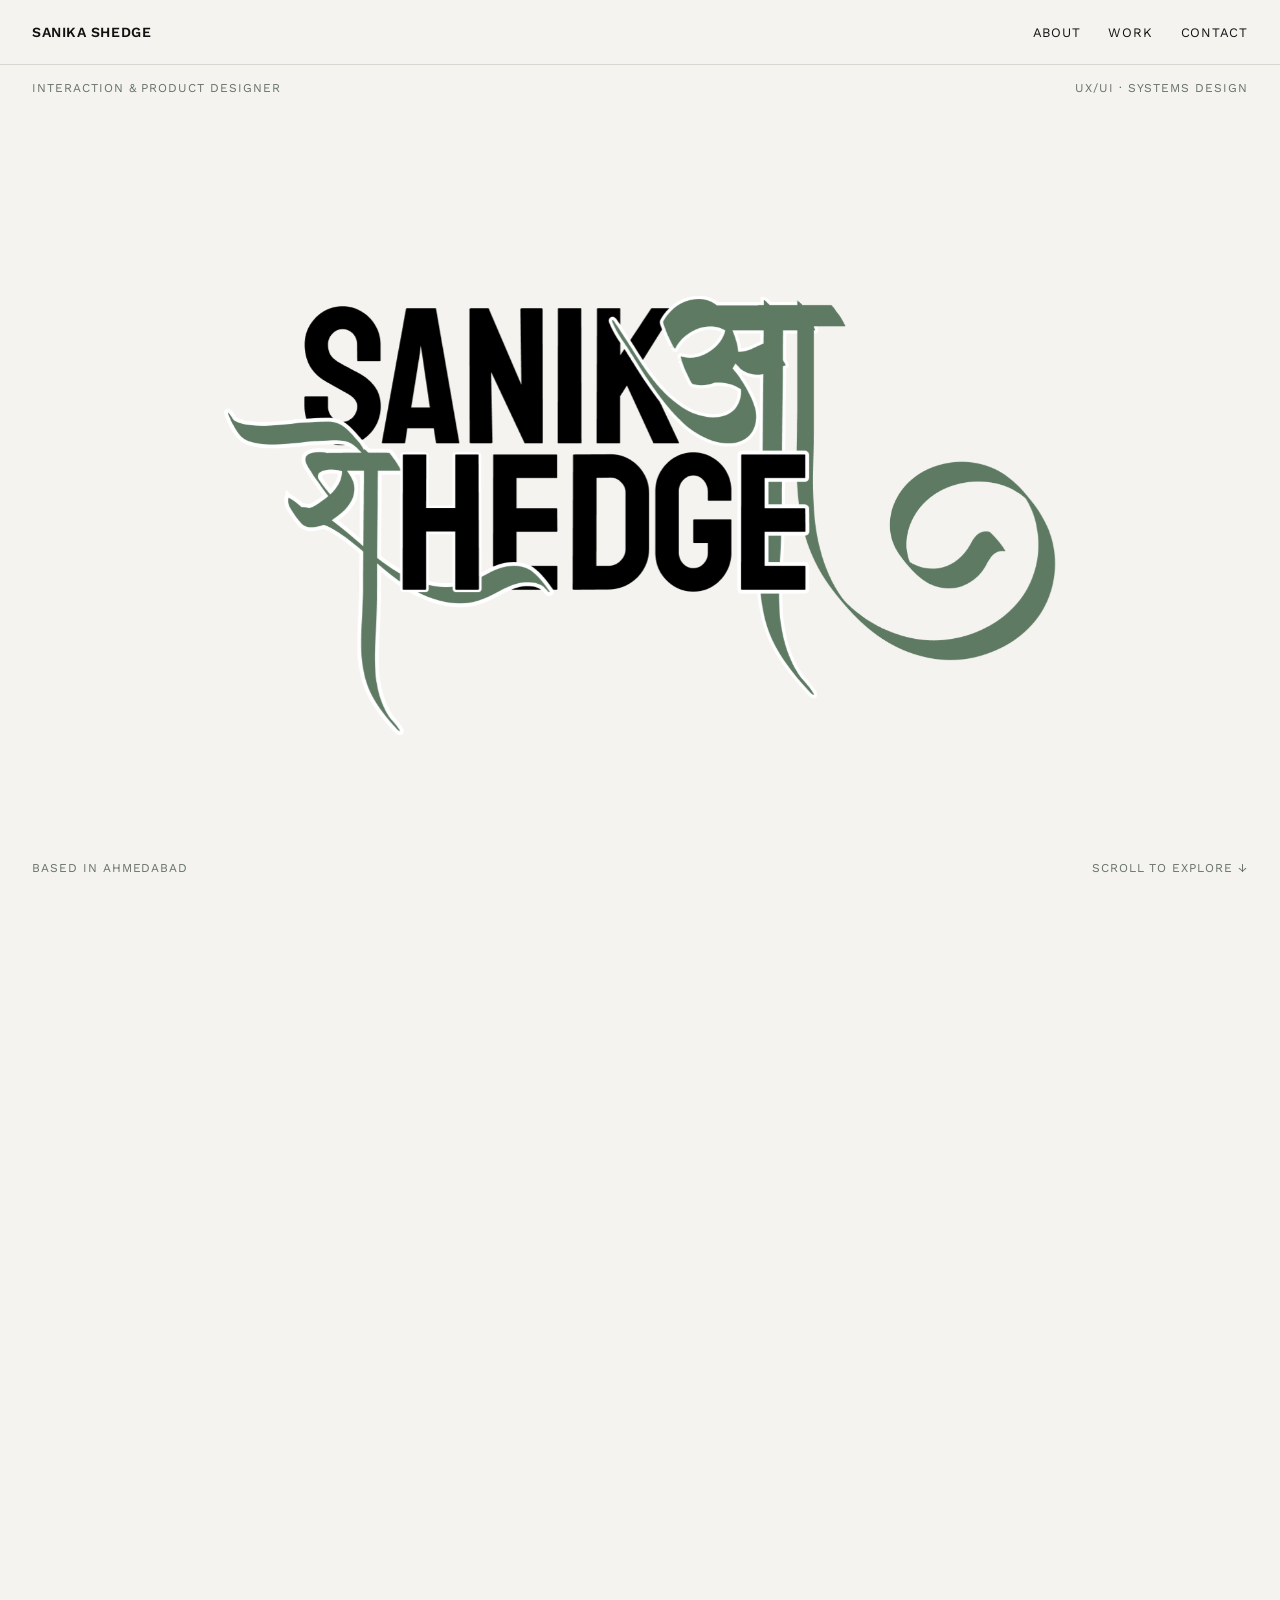
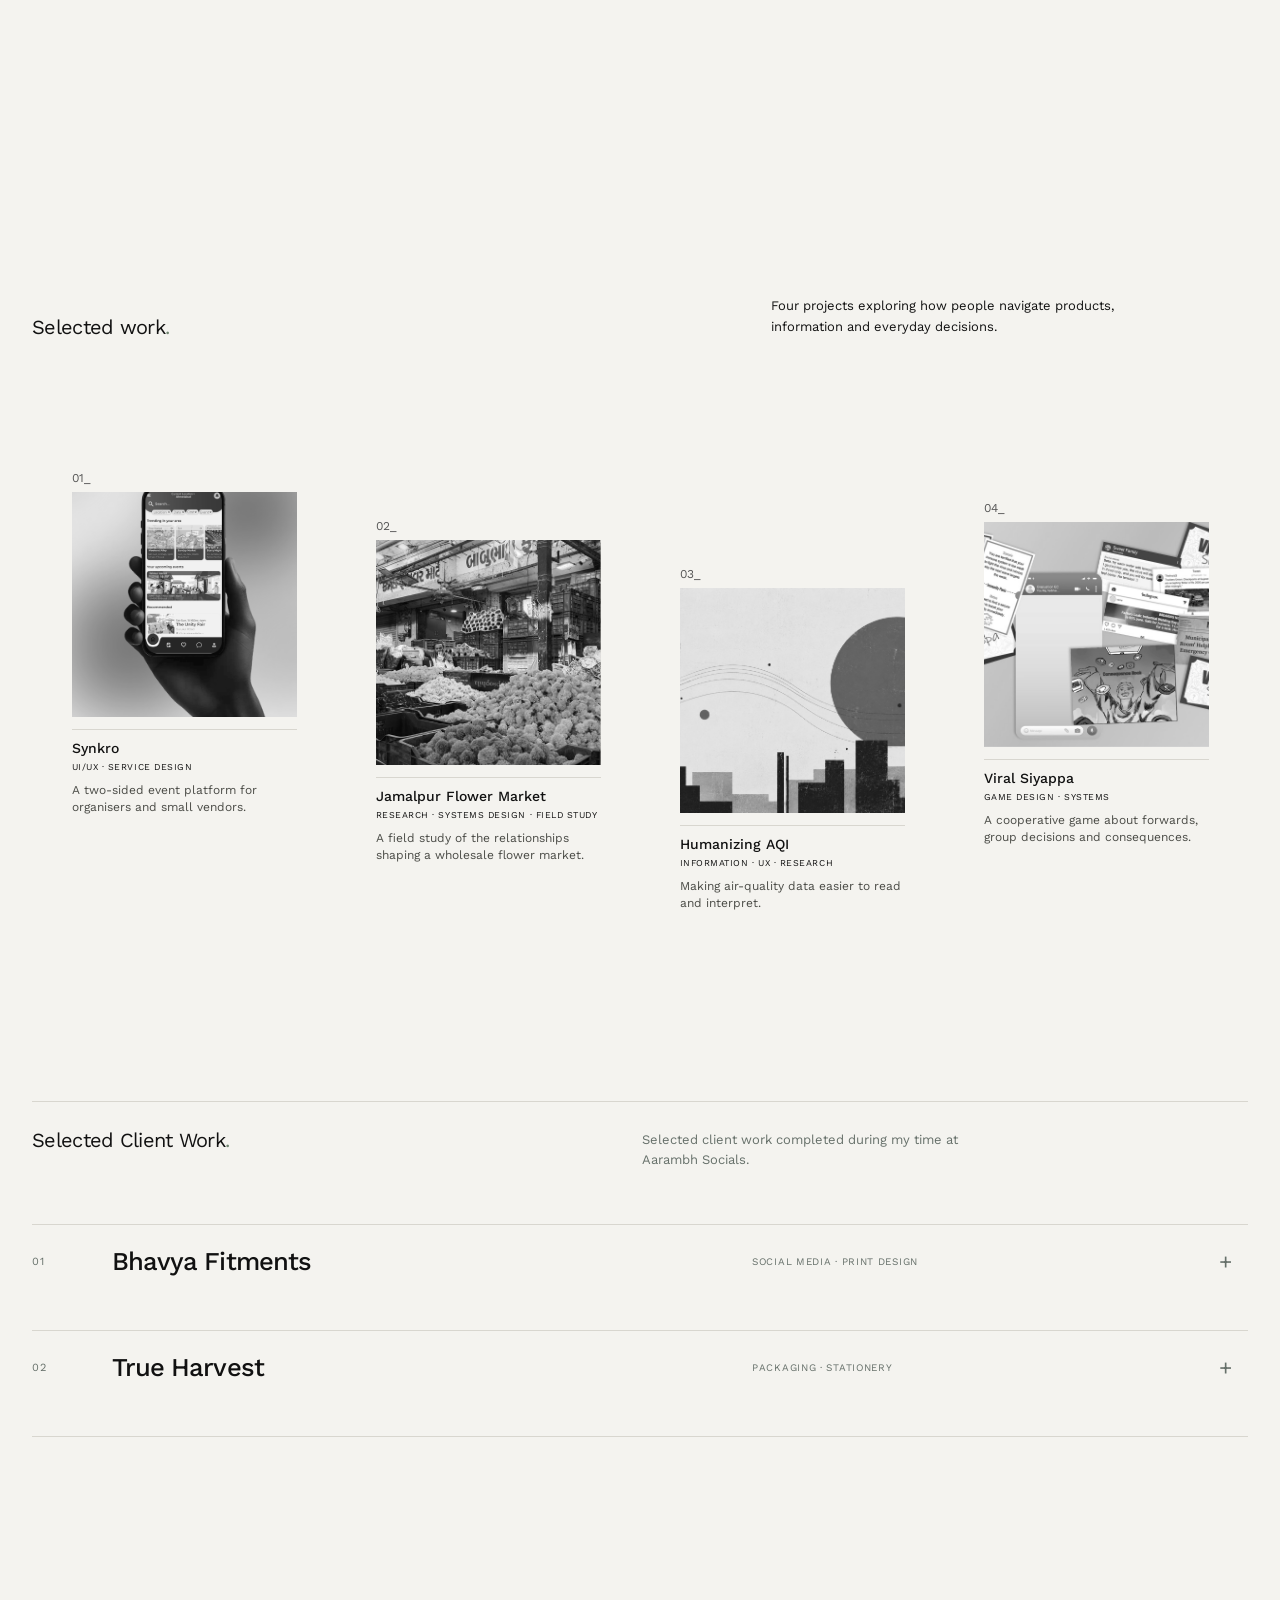
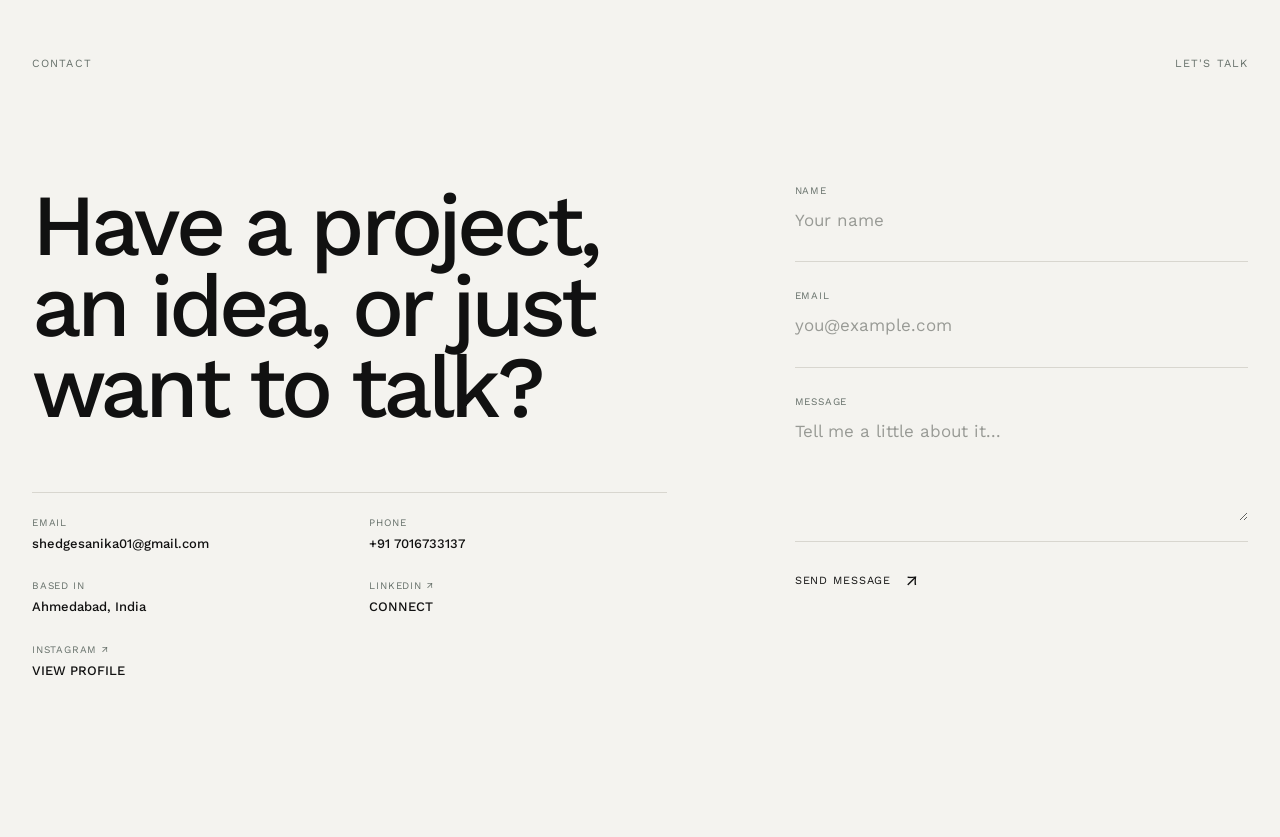
<file: index.html>
<!DOCTYPE html>
<html lang="en">
<head>
    <meta charset="UTF-8">
    <meta name="viewport" content="width=device-width, initial-scale=1.0">

    <title>Sanika Shedge — Interaction & Product Designer</title>
    <meta name="description" content="Sanika Shedge is an interaction designer working across research, digital products and physical experiences.">

    <link rel="preconnect" href="https://fonts.googleapis.com">
    <link rel="preconnect" href="https://fonts.gstatic.com" crossorigin>

    <link
        href="https://fonts.googleapis.com/css2?family=Work+Sans:wght@400;500;600&display=swap"
        rel="stylesheet"
    >

    <link rel="stylesheet" href="style.css">
    <link rel="stylesheet" href="client-work-section.css">

    <script>
        (function () {
            try {
                var hasSeenIntro = sessionStorage.getItem("sanika-portfolio-intro-seen");
                var prefersReducedMotion = window.matchMedia("(prefers-reduced-motion: reduce)").matches;
                if (!hasSeenIntro && !prefersReducedMotion) {
                    document.documentElement.classList.add("show-portfolio-boot");
                    sessionStorage.setItem("sanika-portfolio-intro-seen", "1");
                }
            } catch (error) {
                // If session storage is unavailable, the portfolio still loads normally.
            }
        })();
    </script>
</head>

<body>

    <!-- First-visit boot ritual. Content remains underneath and is ready as the intro ends. -->
    <div class="portfolio-boot" id="portfolio-boot" aria-label="Portfolio introduction" role="status">
        <div class="portfolio-boot-inner">
            <p class="portfolio-boot-eyebrow">BEFORE WE BEGIN</p>

            <svg class="french-press-art" viewBox="0 0 180 190" role="img" aria-label="An illustrated French press being pressed">
                <defs>
                    <clipPath id="press-glass-clip">
                        <rect x="50" y="41" width="70" height="103" rx="10"></rect>
                    </clipPath>
                </defs>
                <g class="press-steam" fill="none" stroke="currentColor" stroke-width="1.5" stroke-linecap="round">
                    <path d="M69 26 C61 17 77 14 69 5"></path>
                    <path d="M87 24 C79 15 95 12 87 3"></path>
                    <path d="M105 26 C97 17 113 14 105 5"></path>
                </g>
                <ellipse cx="85" cy="158" rx="45" ry="5" fill="currentColor" opacity=".08"></ellipse>
                <g class="press-handle" fill="none" stroke="currentColor" stroke-width="2" stroke-linecap="round" stroke-linejoin="round">
                    <path d="M121 61 H134 Q144 61 144 72 V94 Q144 105 134 105 H121"></path>
                </g>
                <rect x="50" y="41" width="70" height="103" rx="10" fill="#f4f3ef" fill-opacity=".28" stroke="currentColor" stroke-width="2"></rect>
                <g clip-path="url(#press-glass-clip)">
                    <path class="press-coffee" d="M50 83 H120 V148 H50 Z" fill="#8e7963" opacity=".8"></path>
                    <path d="M50 83 Q61 79 72 83 T94 83 T120 83" fill="none" stroke="#554536" stroke-width="1.5" opacity=".8"></path>
                </g>
                <path d="M56 49 V133" stroke="#fff" stroke-width="2" opacity=".55" stroke-linecap="round"></path>
                <path d="M47 38 H123 Q127 38 127 42 V46 H43 V42 Q43 38 47 38Z" fill="currentColor"></path>
                <g class="press-plunger">
                    <rect x="83" y="17" width="4" height="81" rx="2" fill="currentColor"></rect>
                    <rect x="69" y="91" width="32" height="5" rx="2.5" fill="currentColor"></rect>
                    <rect x="76" y="11" width="18" height="8" rx="3" fill="currentColor"></rect>
                </g>
                <path d="M48 147 H122" stroke="currentColor" stroke-width="2" stroke-linecap="round"></path>
                <path d="M62 154 H108" stroke="currentColor" stroke-width="1.5" stroke-linecap="round" opacity=".35"></path>
            </svg>

            <p class="portfolio-boot-title">A little ritual.</p>
            <p class="portfolio-boot-note">Then, into the work.</p>
            <button class="portfolio-boot-skip" id="portfolio-boot-skip" type="button">SKIP INTRO <span aria-hidden="true">↗</span></button>
        </div>
        <div class="portfolio-boot-progress" aria-hidden="true"><span></span></div>
    </div>

    <header class="nav">
        <a href="#home" class="logo">SANIKA SHEDGE</a>

        <nav>
            <a href="about.html">About</a>
            <a href="#work">Work</a>
            <a href="#contact">Contact</a>
        </nav>
    </header>


    <main>

        <!-- Scroll-linked opening: the wordmark gives way to the short introduction. -->
        <section class="home-intro-sequence" id="home" aria-label="Portfolio introduction">
          <div class="home-intro-stage">

        <!-- HERO / WORDMARK STATE -->
        <section class="hero" aria-label="Portfolio wordmark">

            <!-- Main wordmark -->
            <div class="hero-center">
                <img
                    src="Images/wordmark.png"
                    alt="Sanika Shedge"
                    class="hero-wordmark"
                >
            </div>


            <!-- Primary hero metadata -->
            <div class="hero-top">
                <span>INTERACTION & PRODUCT DESIGNER</span>

                <span>
                    UX/UI · SYSTEMS DESIGN
                </span>
            </div>


            <!-- Bottom metadata -->
            <div class="hero-bottom">
                <span>BASED IN AHMEDABAD</span>
                <span>SCROLL TO EXPLORE ↓</span>
            </div>


        </section>


        <!-- ABOUT / INTRO -->
        <section id="about" class="intro">

            <div class="intro-header">
                <span>A LITTLE ABOUT ME</span>
            </div>

            <div class="intro-main">

                <h2>
                    I design interactions that make complex systems easier to navigate.
                </h2>

                <div class="intro-side">

                    <p>
                        I move between research, digital products and physical experiences, looking for what people need and where systems get in their way.
                    </p>

                    <a
                        href="docs/Resume.pdf"
                        class="resume-link"
                        target="_blank"
                        rel="noopener"
                    >
                        VIEW RESUME
                        <span aria-hidden="true">↗</span>
                    </a>

                </div>

            </div>

        </section>

          </div><!-- /.home-intro-stage -->
        </section><!-- /.home-intro-sequence -->

        <div class="palette-hint" aria-label="Open keyword search with Control K or Command K">
            <span class="palette-hint-label">Keyword Search?</span>
            <span class="palette-hint-shortcut">ctrl + k <span>or</span> ⌘ + k</span>
        </div>

   <!-- WORK HEADER -->
<div id="work" class="work-gallery-header">
    <div class="work-gallery-heading">
        <h3 class="work-section-title">Selected work<span aria-hidden="true">.</span></h3>
        <!-- <span class="work-gallery-count">01 — 04</span> -->
    </div>
    <p class="work-gallery-note">Four projects exploring how people navigate products, information and everyday decisions.</p>
</div>

    <!-- PROJECT GALLERY -->
    <div class="work-gallery">

        <!-- 01 — SYNKRO -->
        <a
            href="portfolio_case_study/projects/synkro_final/projects/synkro.html"
            class="gallery-project gallery-synkro" data-tags="product design, ui, ux, service design, research, interaction design"
        >
            <div class="gallery-image">
                <img
                    src="Images/synkro.jpg"
                    alt="Synkro — event discovery and vendor participation platform"
                >
            </div>

            <div class="gallery-card">
                <h3>Synkro</h3>
                <p>UI/UX · Service Design</p>
                <span class="gallery-summary">A two-sided event platform for organisers and small vendors.</span>
            </div>
        </a>

        <!-- 02 — JAMALPUR FLOWER MARKET -->
        <a
            href="portfolio_case_study/projects/Jamalpur/jamalpur.html"
            class="gallery-project gallery-jamalpur" data-tags="research, systems design, field study, service design, information design"
        >
            <div class="gallery-image">
                <img
                    src="portfolio_case_study/images/jamalpur/jamalpur market3.png"
                    alt="Jamalpur Flower Market research and redesign"
                >
            </div>

            <div class="gallery-card">
                <h3>Jamalpur Flower Market</h3>
                <p>Research · Systems Design · Field Study</p>
                <span class="gallery-summary">A field study of the relationships shaping a wholesale flower market.</span>
            </div>
        </a>

        <!-- 03 — HUMANIZING AQI -->
        <a
            href="portfolio_case_study/projects/Aqi/aqi.html"
            class="gallery-project gallery-aqi" data-tags="data visualisation, research, ui, ux, information design, air quality"
        >
            <div class="gallery-image">
                <img
                    src="Images/aqi.png"
                    alt="Humanizing AQI project"
                >
            </div>

            <div class="gallery-card">
                <h3>Humanizing AQI</h3>
                <p>Information · UX · Research</p>
                <span class="gallery-summary">Making air-quality data easier to read and interpret.</span>
            </div>
        </a>

        <!-- 04 — VIRAL SIYAPPA -->
        <a
            href="portfolio_case_study/projects/Viral%20Siyappa/viral-siyappa.html"
            class="gallery-project gallery-viral" data-tags="game design, research, systems design, information design, interaction design, misinformation"
        >
            <div class="gallery-image">
                <img
                    src="Images/viral-siyappa.jpg"
                    alt="Viral Siyappa misinformation board game"
                >
            </div>

            <div class="gallery-card">
                <h3>Viral Siyappa</h3>
                <p>Game Design · Systems</p>
                <span class="gallery-summary">A cooperative game about forwards, group decisions and consequences.</span>
            </div>
        </a>

    </div>

    <!-- SELECTED CLIENT WORK -->
<div class="client-work" id="client-work">

    <div class="client-work-intro">
        <h3 class="work-section-title">Selected Client Work<span aria-hidden="true">.</span></h3>

        <p>
            Selected client work completed during my time at Aarambh Socials.
        </p>
    </div>


    <div class="client-work-list">

        <!-- BHAVYA FITMENTS -->
        <div class="client-work-item">

            <button class="client-work-trigger" type="button">

                <span class="client-work-number">01</span>

                <span class="client-work-name">
                    Bhavya Fitments
                </span>

                <span class="client-work-meta">
                    Social Media · Print Design
                </span>

                <span class="client-work-indicator">+</span>

            </button>


            <div class="client-work-details">
    <div class="client-work-detail-inner">
        <div class="client-work-detail-copy">
            <p>
                Social media content and print design for Bhavya Fitments,
                including catalogues and hoardings.
            </p>
            <div class="client-work-deliverables">
                <span>Social Media</span>
                <span>Catalogue</span>
                <span>Hoardings</span>
            </div>
        </div>

        <div class="client-gallery">
            <div class="client-gallery-heading">
                <span>SELECTED WORK</span>
                <span>DRAG OR SCROLL TO EXPLORE ↔</span>
            </div>

            <div class="client-gallery-track" aria-label="Bhavya Fitments work gallery">
                <figure class="client-gallery-card">
                    <div class="client-gallery-media client-card-carousel">
                        <div class="client-card-slides" tabindex="0" aria-label="Bhavya Fitments social media designs">
                            <div class="client-card-slide"><img src="Images/Bhavya-Plus.png" alt="Bhavya Plus social media design" loading="lazy"></div>
                            <div class="client-card-slide"><img src="Images/Bhavya-Diamond.png" alt="Bhavya Diamond social media design" loading="lazy"></div>
                        </div>
                        <div class="client-card-dots" aria-label="Social media slides">
                            <button type="button" aria-label="Show social media slide 1" aria-current="true"></button>
                            <button type="button" aria-label="Show social media slide 2"></button>
                        </div>
                    </div>
                    <figcaption>Social media</figcaption>
                </figure>

                <figure class="client-gallery-card">
                    <div class="client-gallery-media client-card-carousel">
                        <div class="client-card-slides" tabindex="0" aria-label="Bhavya Fitments catalogue designs">
                            <div class="client-card-slide"><img src="Images/cover.png" alt="Bhavya hardware catalogue cover" loading="lazy"></div>
                            <div class="client-card-slide"><img src="Images/index.png" alt="Bhavya hardware catalogue index" loading="lazy"></div>
                            <div class="client-card-slide"><img src="Images/sliders.png" alt="Bhavya catalogue drawer slider page" loading="lazy"></div>
                            <div class="client-card-slide"><img src="Images/hinges.png" alt="Bhavya catalogue hinges page" loading="lazy"></div>
                        </div>
                        <div class="client-card-dots" aria-label="Catalogue slides">
                            <button type="button" aria-label="Show catalogue slide 1" aria-current="true"></button>
                            <button type="button" aria-label="Show catalogue slide 2"></button>
                            <button type="button" aria-label="Show catalogue slide 3"></button>
                            <button type="button" aria-label="Show catalogue slide 4"></button>
                        </div>
                    </div>
                    <figcaption>Catalogue</figcaption>
                </figure>

                <figure class="client-gallery-card">
                    <div class="client-gallery-media client-card-carousel">
                        <div class="client-card-slides" tabindex="0" aria-label="Bhavya Fitments hoardings">
                            <div class="client-card-slide"><img src="Images/bhavya-hoarding.jpeg" alt="Bhavya Fitments hoarding design" loading="lazy"></div>
                            <div class="client-card-slide"><img src="Images/bhavya-hoarding2.jpeg" alt="Second Bhavya Fitments hoarding design" loading="lazy"></div>
                        </div>
                        <div class="client-card-dots" aria-label="Hoarding slides">
                            <button type="button" aria-label="Show hoarding slide 1" aria-current="true"></button>
                            <button type="button" aria-label="Show hoarding slide 2"></button>
                        </div>
                    </div>
                    <figcaption>Hoardings</figcaption>
                </figure>

                <figure class="client-gallery-card">
                    <div class="client-gallery-media client-card-carousel">
                        <div class="client-card-slides" tabindex="0" aria-label="Bhavya Fitments brand identity">
                            <div class="client-card-slide"><img src="Images/bhavya-logo.png" alt="Bhavya Fitments brand identity logo" loading="lazy"></div>
                            <div class="client-card-slide"><img src="Images/Typography.png" alt="Bhavya Fitments brand typography" loading="lazy"></div>
                            <div class="client-card-slide"><img src="Images/Hierarchy.png" alt="Bhavya Fitments brand hierarchy" loading="lazy"></div>
                            <div class="client-card-slide"><img src="Images/Logo System.png" alt="Bhavya Fitments logo system" loading="lazy"></div>
                            <div class="client-card-slide"><img src="Images/Color system.png" alt="Bhavya Fitments color system" loading="lazy"></div>
                        </div>
                        <div class="client-card-dots" aria-label="Brand identity slides">
                            <button type="button" aria-label="Show brand identity slide 1" aria-current="true"></button>
                            <button type="button" aria-label="Show brand identity slide 2"></button>
                            <button type="button" aria-label="Show brand identity slide 3"></button>
                            <button type="button" aria-label="Show brand identity slide 4"></button>
                            <button type="button" aria-label="Show brand identity slide 5"></button>
                        </div>
                    </div>
                    <figcaption>Brand identity</figcaption>
                </figure>
            </div>
        </div>
    </div>
</div>

        </div>


        <!-- TRUE HARVEST -->
        <div class="client-work-item">

            <button class="client-work-trigger" type="button">

                <span class="client-work-number">02</span>

                <span class="client-work-name">
                    True Harvest
                </span>

                <span class="client-work-meta">
                    Packaging · Stationery
                </span>

                <span class="client-work-indicator">+</span>

            </button>


            <div class="client-work-details">
    <div class="client-work-detail-inner">
        <div class="client-work-detail-copy">
            <p>
                Packaging design and a visiting card developed
                for True Harvest.
            </p>
            <div class="client-work-deliverables">
                <span>Turmeric Packaging</span>
                <span>Ketchup Packaging</span>
                <span>Visiting Card</span>
                <span>Stickers</span>
            </div>
        </div>

        <div class="client-gallery">
            <div class="client-gallery-heading">
                <span>SELECTED WORK</span>
                <span>DRAG OR SCROLL TO EXPLORE ↔</span>
            </div>

            <div class="client-gallery-track" aria-label="True Harvest work gallery">
                <figure class="client-gallery-card">
                    <div class="client-gallery-media client-card-carousel">
                        <div class="client-card-slides" tabindex="0" aria-label="True Harvest turmeric packaging">
                            <div class="client-card-slide"><img src="Images/turmeric-packaging.png" alt="True Harvest turmeric label packaging design" loading="lazy"></div>
                            <div class="client-card-slide"><img src="Images/Turmeric-Powder-Packaging.png" alt="True Harvest turmeric powder packaging details" loading="lazy"></div>
                        </div>
                        <div class="client-card-dots" aria-label="Turmeric packaging slides">
                            <button type="button" aria-label="Show turmeric packaging slide 1" aria-current="true"></button>
                            <button type="button" aria-label="Show turmeric packaging slide 2"></button>
                        </div>
                    </div>
                    <figcaption>Turmeric Packaging</figcaption>
                </figure>

                <figure class="client-gallery-card">
                    <div class="client-gallery-media client-card-carousel">
                        <div class="client-card-slides" tabindex="0" aria-label="True Harvest ketchup packaging">
                            <div class="client-card-slide"><img src="Images/ketchup-regular.png" alt="True Harvest regular ketchup packaging" loading="lazy"></div>
                            <div class="client-card-slide"><img src="Images/ketchup-jain.png" alt="True Harvest Jain ketchup packaging" loading="lazy"></div>
                        </div>
                        <div class="client-card-dots" aria-label="Ketchup packaging slides">
                            <button type="button" aria-label="Show ketchup packaging slide 1" aria-current="true"></button>
                            <button type="button" aria-label="Show ketchup packaging slide 2"></button>
                        </div>
                    </div>
                    <figcaption>Ketchup Packaging</figcaption>
                </figure>

                <figure class="client-gallery-card">
                    <div class="client-gallery-media">
                        <img src="Images/visitngcard.png" alt="True Harvest visiting card design" loading="lazy">
                    </div>
                    <figcaption>Visiting Card</figcaption>
                </figure>

                <figure class="client-gallery-card">
                    <div class="client-gallery-media">
                        <img src="Images/true-harvest-logo.webp" alt="True Harvest logo sticker design" loading="lazy">
                    </div>
                    <figcaption>Stickers</figcaption>
                </figure>
            </div>
        </div>
    </div>
</div>

        </div>


    </div>
</div>

        </div>

    </div>

</div>

</section>


    <!-- Keyboard-only command palette. Open with Ctrl + K / Command + K. -->
    <dialog class="command-palette" id="command-palette" aria-label="Keyword search">
        <div class="command-palette-panel">
            <label class="command-palette-search-wrap" for="command-palette-search">
                <span class="command-search-icon" aria-hidden="true">⌕</span>
                <input id="command-palette-search" type="search" placeholder="Search projects, pages, or keywords…" autocomplete="off" spellcheck="false" aria-label="Search projects, pages, or keywords">
                <kbd>ESC</kbd>
            </label>

            <div class="command-palette-scroll" id="command-palette-scroll">
                <section class="command-group" data-command-group aria-labelledby="command-pages-label">
                    <h2 class="command-palette-group-title" id="command-pages-label">PAGES & SECTIONS</h2>
                    <div class="command-entry-list" role="listbox" aria-label="Pages and sections">
                        <a class="command-palette-item" role="option" aria-selected="false" href="#home" data-command-entry data-kind="page" data-search="home landing start top">
                            <span class="command-item-index">↗</span><span class="command-item-copy"><strong>Home</strong><small>Back to the beginning</small></span><span class="command-item-type">PAGE</span>
                        </a>
                        <a class="command-palette-item" role="option" aria-selected="false" href="about.html" data-command-entry data-kind="page" data-search="about introduction profile bio sanika">
                            <span class="command-item-index">↗</span><span class="command-item-copy"><strong>About</strong><small>A little context</small></span><span class="command-item-type">PAGE</span>
                        </a>
                        <a class="command-palette-item" role="option" aria-selected="false" href="#work" data-command-entry data-kind="page" data-search="selected work projects portfolio gallery">
                            <span class="command-item-index">↗</span><span class="command-item-copy"><strong>Selected work</strong><small>Four featured projects</small></span><span class="command-item-type">PAGE</span>
                        </a>
                        <a class="command-palette-item" role="option" aria-selected="false" href="#client-work" data-command-entry data-kind="page" data-search="client work aarambh socials bhavya true harvest branding packaging print social media">
                            <span class="command-item-index">↗</span><span class="command-item-copy"><strong>Client work</strong><small>Selected studio and brand work</small></span><span class="command-item-type">PAGE</span>
                        </a>
                        <a class="command-palette-item" role="option" aria-selected="false" href="#contact" data-command-entry data-kind="page" data-search="contact email phone linkedin get in touch">
                            <span class="command-item-index">↗</span><span class="command-item-copy"><strong>Contact</strong><small>Start a conversation</small></span><span class="command-item-type">PAGE</span>
                        </a>
                        <a class="command-palette-item" role="option" aria-selected="false" href="docs/Resume.pdf" target="_blank" rel="noopener" data-command-entry data-kind="page" data-search="resume cv pdf experience download">
                            <span class="command-item-index">↗</span><span class="command-item-copy"><strong>Resume</strong><small>Open the PDF in a new tab</small></span><span class="command-item-type">PDF</span>
                        </a>
                    </div>
                </section>

                <section class="command-group" data-command-group data-command-projects-group aria-labelledby="command-projects-label" hidden>
                    <h2 class="command-palette-group-title" id="command-projects-label">PROJECTS</h2>
                    <div class="command-entry-list" role="listbox" aria-label="Projects">
                        <a class="command-palette-item" role="option" aria-selected="false" href="portfolio_case_study/projects/synkro_final/projects/synkro.html" data-command-entry data-kind="project" data-tags="product design ui ux service design research interaction design" data-search="synkro event discovery vendor platform interface interaction product design ui ux service design research">
                            <span class="command-item-index">01</span><span class="command-item-copy"><strong>Synkro</strong><small>UI/UX · Service design</small></span><span class="command-item-type">PROJECT</span>
                        </a>
                        <a class="command-palette-item" role="option" aria-selected="false" href="portfolio_case_study/projects/Jamalpur/jamalpur.html" data-command-entry data-kind="project" data-tags="research systems design field study service design information design" data-search="jamalpur flower market research systems field study informal vendors service design information design">
                            <span class="command-item-index">02</span><span class="command-item-copy"><strong>Jamalpur Flower Market</strong><small>Research · Systems design</small></span><span class="command-item-type">PROJECT</span>
                        </a>
                        <a class="command-palette-item" role="option" aria-selected="false" href="portfolio_case_study/projects/Aqi/aqi.html" data-command-entry data-kind="project" data-tags="data visualisation research ui ux information design air quality" data-search="humanizing aqi air quality information ux research data environment data visualisation ui information design">
                            <span class="command-item-index">03</span><span class="command-item-copy"><strong>Humanizing AQI</strong><small>Information · UX · Research</small></span><span class="command-item-type">PROJECT</span>
                        </a>
                        <a class="command-palette-item" role="option" aria-selected="false" href="portfolio_case_study/projects/Viral%20Siyappa/viral-siyappa.html" data-command-entry data-kind="project" data-tags="game design research systems design information design interaction design misinformation" data-search="viral siyappa game board game misinformation systems design research information design interaction design">
                            <span class="command-item-index">04</span><span class="command-item-copy"><strong>Viral Siyappa</strong><small>Game design · Systems</small></span><span class="command-item-type">PROJECT</span>
                        </a>
                    </div>
                </section>

                <section class="command-group" data-command-group aria-labelledby="command-keywords-label">
                    <h2 class="command-palette-group-title" id="command-keywords-label">KEYWORDS</h2>
                    <div class="command-keyword-list" role="listbox" aria-label="Browse by project keyword">
                        <button class="command-keyword-item" type="button" role="option" aria-selected="false" data-command-entry data-kind="keyword" data-keyword="Data Visualisation" data-search="data visualisation data visualization charts air quality"><span class="command-keyword-icon" aria-hidden="true">◇</span><span>Data Visualisation</span></button>
                        <button class="command-keyword-item" type="button" role="option" aria-selected="false" data-command-entry data-kind="keyword" data-keyword="Product Design" data-search="product design product development industrial"><span class="command-keyword-icon" aria-hidden="true">◇</span><span>Product Design</span></button>
                        <button class="command-keyword-item" type="button" role="option" aria-selected="false" data-command-entry data-kind="keyword" data-keyword="Research" data-search="research user research field study discovery"><span class="command-keyword-icon" aria-hidden="true">◇</span><span>Research</span></button>
                        <button class="command-keyword-item" type="button" role="option" aria-selected="false" data-command-entry data-kind="keyword" data-keyword="Systems Design" data-search="systems design systems thinking ecosystem"><span class="command-keyword-icon" aria-hidden="true">◇</span><span>Systems Design</span></button>
                        <button class="command-keyword-item" type="button" role="option" aria-selected="false" data-command-entry data-kind="keyword" data-keyword="UI" data-search="ui interface visual interface interface design"><span class="command-keyword-icon" aria-hidden="true">◇</span><span>UI</span></button>
                        <button class="command-keyword-item" type="button" role="option" aria-selected="false" data-command-entry data-kind="keyword" data-keyword="UX" data-search="ux user experience usability"><span class="command-keyword-icon" aria-hidden="true">◇</span><span>UX</span></button>
                        <button class="command-keyword-item" type="button" role="option" aria-selected="false" data-command-entry data-kind="keyword" data-keyword="Field Study" data-search="field study fieldwork ethnography market vendors"><span class="command-keyword-icon" aria-hidden="true">◇</span><span>Field Study</span></button>
                        <button class="command-keyword-item" type="button" role="option" aria-selected="false" data-command-entry data-kind="keyword" data-keyword="Information Design" data-search="information design data information visualisation"><span class="command-keyword-icon" aria-hidden="true">◇</span><span>Information Design</span></button>
                        <button class="command-keyword-item" type="button" role="option" aria-selected="false" data-command-entry data-kind="keyword" data-keyword="Game Design" data-search="game design board game gameplay"><span class="command-keyword-icon" aria-hidden="true">◇</span><span>Game Design</span></button>
                        <button class="command-keyword-item" type="button" role="option" aria-selected="false" data-command-entry data-kind="keyword" data-keyword="Interaction Design" data-search="interaction design interaction experience"><span class="command-keyword-icon" aria-hidden="true">◇</span><span>Interaction Design</span></button>
                        <button class="command-keyword-item" type="button" role="option" aria-selected="false" data-command-entry data-kind="keyword" data-keyword="Misinformation" data-search="misinformation viral siyappa media literacy"><span class="command-keyword-icon" aria-hidden="true">◇</span><span>Misinformation</span></button>
                        <button class="command-keyword-item" type="button" role="option" aria-selected="false" data-command-entry data-kind="keyword" data-keyword="Air Quality" data-search="air quality aqi pollution environment"><span class="command-keyword-icon" aria-hidden="true">◇</span><span>Air Quality</span></button>
                    </div>
                </section>

                <p class="command-palette-empty" id="command-palette-empty" hidden>No matches. Try a project name, page, or keyword.</p>
            </div>

            <div class="command-palette-footer" aria-hidden="true">
                <span><kbd>↑</kbd><kbd>↓</kbd> navigate</span>
                <span><kbd>↵</kbd> open / choose keyword</span>
                <span><kbd>esc</kbd> close</span>
            </div>
        </div>
    </dialog>

    <dialog class="client-image-dialog" aria-label="Expanded client work image">
    <div class="client-image-dialog-content">
        <button class="client-image-dialog-close" type="button" aria-label="Close expanded view">×</button>
        <button class="client-image-dialog-card-previous" type="button" aria-label="Previous image">&lt;</button>
        <div class="client-image-dialog-slides" aria-live="polite"></div>
        <button class="client-image-dialog-card-next" type="button" aria-label="Next image">&gt;</button>
        <div class="client-image-dialog-dots" aria-label="Expanded image slides"></div>
        <p class="client-image-dialog-caption"></p>
    </div>
</dialog>

        <!-- CONTACT -->
<section id="contact" class="contact">

    <div class="contact-header">
        <span>CONTACT</span>
        <span>LET'S TALK</span>
    </div>

    <div class="contact-main">

        <div class="contact-left">

            <h2>
                Have a project,
                an idea, or just
                want to talk?
            </h2>

            <div class="contact-details">

                <a href="mailto:shedgesanika01@gmail.com" class="contact-detail">
                    <span>EMAIL</span>
                    <strong>shedgesanika01@gmail.com</strong>
                </a>

                <a href="tel:+917016733137" class="contact-detail">
                    <span>PHONE</span>
                    <strong>+91 7016733137</strong>
                </a>

                <div class="contact-detail">
                    <span>BASED IN</span>
                    <strong>Ahmedabad, India</strong>
                </div>

                <a href="https://www.linkedin.com/in/sanika-shedge-46183628b" class="contact-detail" target="_blank" rel="noopener noreferrer">
                    <span>LINKEDIN ↗</span>
                    <strong>CONNECT</strong>
                </a>

                <a href="https://www.instagram.com/filterr._.coffee?utm_source=ig_web_button_share_sheet&igsh=ZDNlZDc0MzIxNw%3D%3D" class="contact-detail" target="_blank" rel="noopener noreferrer">
                    <span>INSTAGRAM ↗</span>
                    <strong>VIEW PROFILE</strong>
                </a>

            </div>

        </div>

        <div class="contact-right">

            <form
                id="contact-form"
                class="contact-form"
                action="https://formspree.io/f/mwlpolwn"
                method="POST"
            >

                <div class="contact-field">
                    <label for="name">NAME</label>

                    <input
                        type="text"
                        id="name"
                        name="name"
                        placeholder="Your name"
                        required
                    >
                </div>


                <div class="contact-field">
                    <label for="email">EMAIL</label>

                    <input
                        type="email"
                        id="email"
                        name="email"
                        placeholder="you@example.com"
                        required
                    >
                </div>


                <div class="contact-field contact-message-field">
                    <label for="message">MESSAGE</label>

                    <textarea
                        id="message"
                        name="message"
                        placeholder="Tell me a little about it..."
                        rows="4"
                        required
                    ></textarea>
                </div>


                <div class="contact-submit-row">

                    <button
                        type="submit"
                        class="contact-submit"
                    >
                        SEND MESSAGE
                        <span>↗</span>
                    </button>

                    <p
                        id="contact-status"
                        class="contact-status"
                        aria-live="polite"
                    ></p>

                </div>

            </form>

        </div>

    </div>

</section>

    </main>


    <script src="script.js"></script>

</body>
</html>
</file>
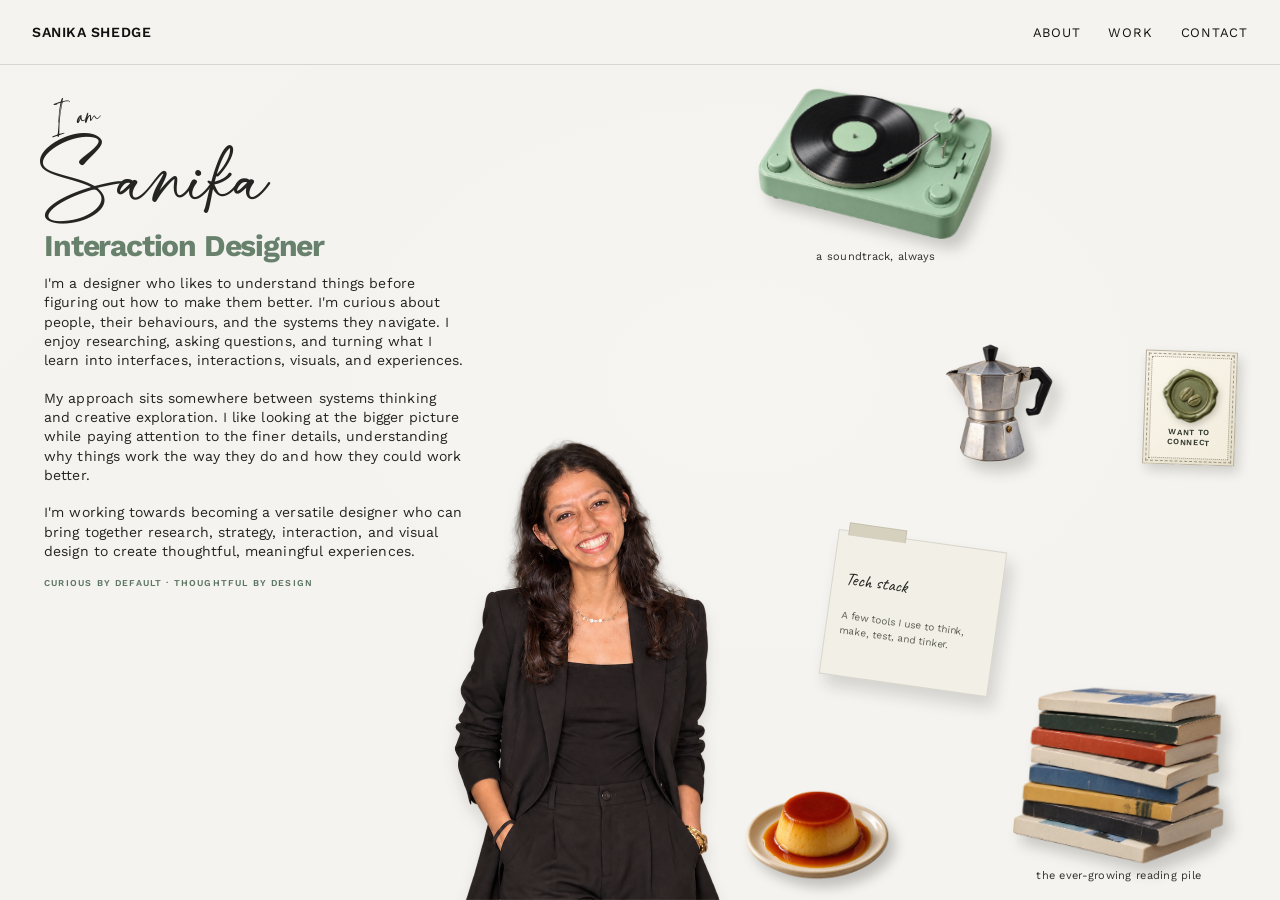
<file: about.html>
<!DOCTYPE html>
<html lang="en">
<head>
    <meta charset="UTF-8">
    <meta name="viewport" content="width=device-width, initial-scale=1.0">
    <meta name="theme-color" content="#dededc">
    <meta name="description" content="A little about Sanika Shedge, an interaction designer interested in people, systems, research, and thoughtful digital and physical experiences.">
    <title>About Sanika Shedge — Interaction Designer</title>
    <link rel="preconnect" href="https://fonts.googleapis.com">
    <link rel="preconnect" href="https://fonts.gstatic.com" crossorigin>
    <link href="https://fonts.googleapis.com/css2?family=Caveat:wght@400;500;600&family=Work+Sans:wght@400;500;600;700&display=swap" rel="stylesheet">
    <link rel="stylesheet" href="style.css">
    <link rel="stylesheet" href="about.css">
    <link rel="stylesheet" href="about-entrance-v10.css">
    <link rel="stylesheet" href="postcard-ajax-v11.css">
</head>
<body class="about-page">
    <header class="nav">
        <a href="index.html#home" class="logo">SANIKA SHEDGE</a>
        <nav aria-label="Main navigation">
            <a href="about.html" aria-current="page">About</a>
            <a href="index.html#work">Work</a>
            <a href="index.html#contact">Contact</a>
        </nav>
    </header>

    <main>
        <section class="about-canvas" id="about" aria-labelledby="about-name">
            <div class="about-copy">
                <span class="about-kicker">I am</span>
                <h1 class="about-name" id="about-name">Sanika</h1>
                <p class="about-role">Interaction Designer</p>
                <div class="about-bio">
                    <p>I'm a designer who likes to understand things before figuring out how to make them better. I'm curious about people, their behaviours, and the systems they navigate. I enjoy researching, asking questions, and turning what I learn into interfaces, interactions, visuals, and experiences.</p>
                    <p>My approach sits somewhere between systems thinking and creative exploration. I like looking at the bigger picture while paying attention to the finer details, understanding why things work the way they do and how they could work better.</p>
                    <p>I'm working towards becoming a versatile designer who can bring together research, strategy, interaction, and visual design to create thoughtful, meaningful experiences.</p>
                </div>
                <span class="about-principle">Curious by default · Thoughtful by design</span>
            </div>

            <img class="about-portrait" src="Images/about/sanika-portrait.png" alt="Sanika Shedge" fetchpriority="high">

            <div class="about-object about-object--music" data-about-object>
                <button class="about-object-button music-trigger" type="button" aria-expanded="false" aria-controls="music-panel" aria-label="Open Sanika's Spotify playlist">
                    <img class="about-object-img" src="Images/about/turntable.webp" alt="Mint green record player with a black vinyl record" loading="eager">
                </button>
                <span class="object-label">a soundtrack, always</span>
                <section class="about-panel music-panel" id="music-panel" aria-label="Sanika's playlist" aria-hidden="true">
                    <div class="about-panel-head">
                        <div><h2>Currently in rotation</h2><p>A playlist for whatever the day turns into.</p></div>
                        <button class="about-panel-close music-panel-close" type="button" aria-label="Close playlist">×</button>
                    </div>
                    <iframe title="Sanika's Spotify playlist" data-src="https://open.spotify.com/embed/playlist/37i9dQZF1Epprse8OKsYBE?utm_source=generator&amp;si=c9b439e02f95455e" loading="lazy" allowfullscreen allow="autoplay; clipboard-write; encrypted-media; fullscreen; picture-in-picture" referrerpolicy="strict-origin-when-cross-origin"></iframe>
                </section>
            </div>

            <div class="about-object about-object--moka" data-about-object>
                <button class="about-object-button moka-trigger" type="button" aria-expanded="false" aria-controls="moka-caption" aria-label="Make the moka pot brew coffee">
                    <img class="about-object-img" src="Images/about/moka-pot.webp" alt="Worn silver moka pot" loading="eager">
                    <svg class="moka-steam" viewBox="0 0 100 60" aria-hidden="true"><path d="M25 55 C4 36 42 31 24 8"/><path d="M51 58 C29 38 69 28 50 4"/><path d="M76 55 C58 37 91 27 75 9"/></svg>
                </button>
                <p class="moka-caption" id="moka-caption" aria-hidden="true">Brewing your coffee!</p>
            </div>

            <div class="about-object about-object--tech" data-about-object>
                <section class="about-panel tech-sheet" id="tech-sheet" aria-label="Technical skills" aria-hidden="true">
                    <div class="about-panel-head">
                        <div><h2>Tech stack</h2><p>Tools I've used and know.</p></div>
                        <button class="about-panel-close tech-sheet-close" type="button" aria-label="Close tech stack">×</button>
                    </div>
                    <ul class="tech-list">
                        <li><span class="tech-mark">F</span><span>Figma</span></li>
                        <li><span class="tech-mark">U</span><span>Unity</span></li>
                        <li><span class="tech-mark">Ps</span><span>Photoshop</span></li>
                        <li><span class="tech-mark">Ad</span><span>Adobe tools</span></li>
                        <li><span class="tech-mark">Ae</span><span>After Effects</span></li>
                        <li><span class="tech-mark">Bl</span><span>Blender</span></li>
                        <li><span class="tech-mark">Ar</span><span>Arduino</span></li>
                        <li><span class="tech-mark">Cd</span><span>CorelDRAW</span></li>
                        <li><span class="tech-mark">DR</span><span>DaVinci Resolve</span></li>
                        <li><span class="tech-mark">Mi</span><span>Miro</span></li>
                        <li><span class="tech-mark">Fr</span><span>Framer</span></li>
                        <li><span class="tech-mark">VS</span><span>Visual Studio Code</span></li>
                    </ul>
                </section>
                <button class="about-object-button tech-folder-trigger" type="button" aria-expanded="false" aria-controls="tech-sheet" aria-label="Open technical skills folder">
                    <span class="folder-label">Tech stack</span>
                    <span class="folder-preview">A few tools I use to think, make, test, and tinker.</span>
                </button>
            </div>

            <div class="about-object about-object--books" data-about-object>
                <section class="about-panel books-panel" id="books-panel" aria-label="Book recommendations" aria-hidden="true">
                    <div class="about-panel-head">
                        <div><h2>The reading pile</h2><p>Books worth making room for.</p></div>
                        <button class="about-panel-close books-panel-close" type="button" aria-label="Close book recommendations">×</button>
                    </div>
                    <ol class="book-list">
                        <li>The Silent Patient</li>
                        <li>Verity</li>
                        <li>The Housemaid</li>
                        <li>The Red Door</li>
                        <li>Hidden Hindu</li>
                        <li>The Girl on the Train</li>
                        <li>Gone Girl</li>
                        <li>Ella Minnow Pea</li>
                    </ol>
                </section>
                <button class="about-object-button books-trigger" type="button" aria-expanded="false" aria-controls="books-panel" aria-label="Show book recommendations">
                    <img class="about-object-img" src="Images/about/book-stack.webp" alt="A casually stacked pile of books" loading="eager">
                </button>
                <span class="object-label">the ever-growing reading pile</span>
            </div>

            <div class="about-object about-object--pudding" data-about-object>
                <button class="about-object-button pudding-trigger" type="button" aria-label="Give the caramel custard a little tilt">
                    <img class="about-object-img" src="Images/about/caramel-custard.webp" alt="Caramel custard on a ceramic plate" loading="eager">
                </button>
            </div>

            <div class="about-object about-object--connect">
                <button class="connect-stamp" type="button" aria-haspopup="dialog" aria-controls="postcard-dialog" aria-label="Want to connect? Open a postcard to send Sanika a message">
                    <span class="stamp-perforations" aria-hidden="true">
                        <span class="wax-seal"><img src="Images/about/coffee-bean-wax-seal.webp" alt="" loading="eager"></span>
                        <span class="connect-label">want to connect</span>
                    </span>
                </button>
            </div>

        </section>

        <dialog class="postcard-dialog" id="postcard-dialog" aria-labelledby="postcard-title">
            <div class="postcard-card">
                <button class="postcard-close" type="button" aria-label="Close postcard">×</button>
                <div class="postcard-frontmatter">
                    <h2 id="postcard-title">POSTCARD</h2>
                    <div class="postcard-stamp-mini" aria-hidden="true">
                        <img src="Images/about/sanika-logo-stamp.png" alt="" loading="lazy">
                        <span class="stamp-cancel-lines"></span>
                        <span class="stamp-country">POSTAGE</span>
                    </div>
                </div>
                <p class="postcard-note">A little note from you to me.</p>
                <form class="postcard-form" action="https://formsubmit.co/shedgesanika01@gmail.com" method="POST">
                    <input type="hidden" name="_subject" value="A postcard from your portfolio">
                    <input type="hidden" name="_template" value="table">
                    <input type="hidden" name="_captcha" value="false">
                    <div class="postcard-sender-fields">
                        <label for="postcard-name">From / your name</label>
                        <input id="postcard-name" name="name" type="text" placeholder="your name" autocomplete="name" required maxlength="100">
                        <label for="postcard-email">Email / your email address</label>
                        <input id="postcard-email" name="email" type="email" placeholder="you@example.com" autocomplete="email" required maxlength="180">
                    </div>
                    <div class="postcard-message-field">
                        <label for="postcard-message">Your message</label>
                        <textarea id="postcard-message" name="message" placeholder="Write me a little note..." rows="5" required maxlength="3000"></textarea>
                        <button class="postcard-send" type="submit">Send postcard ↗</button>
                        <p class="postcard-form-note" role="status" aria-live="polite"></p>
                    </div>
                </form>
            </div>
        </dialog>
    </main>

    <dialog class="command-palette" id="command-palette" aria-label="Keyword search">
        <div class="command-palette-panel">
            <label class="command-palette-search-wrap" for="command-palette-search">
                <span class="command-search-icon" aria-hidden="true">⌕</span>
                <input id="command-palette-search" type="search" placeholder="Search projects, pages, or keywords…" autocomplete="off" spellcheck="false" aria-label="Search projects, pages, or keywords">
                <kbd>ESC</kbd>
            </label>

            <div class="command-palette-scroll" id="command-palette-scroll">
                <section class="command-group" data-command-group aria-labelledby="command-pages-label">
                    <h2 class="command-palette-group-title" id="command-pages-label">PAGES & SECTIONS</h2>
                    <div class="command-entry-list" role="listbox" aria-label="Pages and sections">
                        <a class="command-palette-item" role="option" aria-selected="false" href="index.html#home" data-command-entry data-kind="page" data-search="home landing start top">
                            <span class="command-item-index">↗</span><span class="command-item-copy"><strong>Home</strong><small>Back to the beginning</small></span><span class="command-item-type">PAGE</span>
                        </a>
                        <a class="command-palette-item" role="option" aria-selected="false" href="about.html" data-command-entry data-kind="page" data-search="about introduction profile bio sanika">
                            <span class="command-item-index">↗</span><span class="command-item-copy"><strong>About</strong><small>A little context</small></span><span class="command-item-type">PAGE</span>
                        </a>
                        <a class="command-palette-item" role="option" aria-selected="false" href="index.html#work" data-command-entry data-kind="page" data-search="selected work projects portfolio gallery">
                            <span class="command-item-index">↗</span><span class="command-item-copy"><strong>Selected work</strong><small>Four featured projects</small></span><span class="command-item-type">PAGE</span>
                        </a>
                        <a class="command-palette-item" role="option" aria-selected="false" href="index.html#client-work" data-command-entry data-kind="page" data-search="client work aarambh socials bhavya true harvest branding packaging print social media">
                            <span class="command-item-index">↗</span><span class="command-item-copy"><strong>Client work</strong><small>Selected studio and brand work</small></span><span class="command-item-type">PAGE</span>
                        </a>
                        <a class="command-palette-item" role="option" aria-selected="false" href="index.html#contact" data-command-entry data-kind="page" data-search="contact email phone linkedin get in touch">
                            <span class="command-item-index">↗</span><span class="command-item-copy"><strong>Contact</strong><small>Start a conversation</small></span><span class="command-item-type">PAGE</span>
                        </a>
                        <a class="command-palette-item" role="option" aria-selected="false" href="docs/Resume.pdf" target="_blank" rel="noopener" data-command-entry data-kind="page" data-search="resume cv pdf experience download">
                            <span class="command-item-index">↗</span><span class="command-item-copy"><strong>Resume</strong><small>Open the PDF in a new tab</small></span><span class="command-item-type">PDF</span>
                        </a>
                    </div>
                </section>

                <section class="command-group" data-command-group data-command-projects-group aria-labelledby="command-projects-label" hidden>
                    <h2 class="command-palette-group-title" id="command-projects-label">PROJECTS</h2>
                    <div class="command-entry-list" role="listbox" aria-label="Projects">
                        <a class="command-palette-item" role="option" aria-selected="false" href="portfolio_case_study/projects/synkro_final/projects/synkro.html" data-command-entry data-kind="project" data-tags="product design ui ux service design research interaction design" data-search="synkro event discovery vendor platform interface interaction product design ui ux service design research">
                            <span class="command-item-index">01</span><span class="command-item-copy"><strong>Synkro</strong><small>UI/UX · Service design</small></span><span class="command-item-type">PROJECT</span>
                        </a>
                        <a class="command-palette-item" role="option" aria-selected="false" href="portfolio_case_study/projects/Jamalpur/jamalpur.html" data-command-entry data-kind="project" data-tags="research systems design field study service design information design" data-search="jamalpur flower market research systems field study informal vendors service design information design">
                            <span class="command-item-index">02</span><span class="command-item-copy"><strong>Jamalpur Flower Market</strong><small>Research · Systems design</small></span><span class="command-item-type">PROJECT</span>
                        </a>
                        <a class="command-palette-item" role="option" aria-selected="false" href="portfolio_case_study/projects/Aqi/aqi.html" data-command-entry data-kind="project" data-tags="data visualisation research ui ux information design air quality" data-search="humanizing aqi air quality information ux research data environment data visualisation ui information design">
                            <span class="command-item-index">03</span><span class="command-item-copy"><strong>Humanizing AQI</strong><small>Information · UX · Research</small></span><span class="command-item-type">PROJECT</span>
                        </a>
                        <a class="command-palette-item" role="option" aria-selected="false" href="portfolio_case_study/projects/Viral%20Siyappa/viral-siyappa.html" data-command-entry data-kind="project" data-tags="game design research systems design information design interaction design misinformation" data-search="viral siyappa game board game misinformation systems design research information design interaction design">
                            <span class="command-item-index">04</span><span class="command-item-copy"><strong>Viral Siyappa</strong><small>Game design · Systems</small></span><span class="command-item-type">PROJECT</span>
                        </a>
                    </div>
                </section>

                <section class="command-group" data-command-group aria-labelledby="command-keywords-label">
                    <h2 class="command-palette-group-title" id="command-keywords-label">KEYWORDS</h2>
                    <div class="command-keyword-list" role="listbox" aria-label="Browse by project keyword">
                        <button class="command-keyword-item" type="button" role="option" aria-selected="false" data-command-entry data-kind="keyword" data-keyword="Data Visualisation" data-search="data visualisation data visualization charts air quality"><span class="command-keyword-icon" aria-hidden="true">◇</span><span>Data Visualisation</span></button>
                        <button class="command-keyword-item" type="button" role="option" aria-selected="false" data-command-entry data-kind="keyword" data-keyword="Product Design" data-search="product design product development industrial"><span class="command-keyword-icon" aria-hidden="true">◇</span><span>Product Design</span></button>
                        <button class="command-keyword-item" type="button" role="option" aria-selected="false" data-command-entry data-kind="keyword" data-keyword="Research" data-search="research user research field study discovery"><span class="command-keyword-icon" aria-hidden="true">◇</span><span>Research</span></button>
                        <button class="command-keyword-item" type="button" role="option" aria-selected="false" data-command-entry data-kind="keyword" data-keyword="Systems Design" data-search="systems design systems thinking ecosystem"><span class="command-keyword-icon" aria-hidden="true">◇</span><span>Systems Design</span></button>
                        <button class="command-keyword-item" type="button" role="option" aria-selected="false" data-command-entry data-kind="keyword" data-keyword="UI" data-search="ui interface visual interface interface design"><span class="command-keyword-icon" aria-hidden="true">◇</span><span>UI</span></button>
                        <button class="command-keyword-item" type="button" role="option" aria-selected="false" data-command-entry data-kind="keyword" data-keyword="UX" data-search="ux user experience usability"><span class="command-keyword-icon" aria-hidden="true">◇</span><span>UX</span></button>
                        <button class="command-keyword-item" type="button" role="option" aria-selected="false" data-command-entry data-kind="keyword" data-keyword="Field Study" data-search="field study fieldwork ethnography market vendors"><span class="command-keyword-icon" aria-hidden="true">◇</span><span>Field Study</span></button>
                        <button class="command-keyword-item" type="button" role="option" aria-selected="false" data-command-entry data-kind="keyword" data-keyword="Information Design" data-search="information design data information visualisation"><span class="command-keyword-icon" aria-hidden="true">◇</span><span>Information Design</span></button>
                        <button class="command-keyword-item" type="button" role="option" aria-selected="false" data-command-entry data-kind="keyword" data-keyword="Game Design" data-search="game design board game gameplay"><span class="command-keyword-icon" aria-hidden="true">◇</span><span>Game Design</span></button>
                        <button class="command-keyword-item" type="button" role="option" aria-selected="false" data-command-entry data-kind="keyword" data-keyword="Interaction Design" data-search="interaction design interaction experience"><span class="command-keyword-icon" aria-hidden="true">◇</span><span>Interaction Design</span></button>
                        <button class="command-keyword-item" type="button" role="option" aria-selected="false" data-command-entry data-kind="keyword" data-keyword="Misinformation" data-search="misinformation viral siyappa media literacy"><span class="command-keyword-icon" aria-hidden="true">◇</span><span>Misinformation</span></button>
                        <button class="command-keyword-item" type="button" role="option" aria-selected="false" data-command-entry data-kind="keyword" data-keyword="Air Quality" data-search="air quality aqi pollution environment"><span class="command-keyword-icon" aria-hidden="true">◇</span><span>Air Quality</span></button>
                    </div>
                </section>

                <p class="command-palette-empty" id="command-palette-empty" hidden>No matches. Try a project name, page, or keyword.</p>
            </div>

            <div class="command-palette-footer" aria-hidden="true">
                <span><kbd>↑</kbd><kbd>↓</kbd> navigate</span>
                <span><kbd>↵</kbd> open / choose keyword</span>
                <span><kbd>esc</kbd> close</span>
            </div>
        </div>
    </dialog>
    <script src="script.js"></script>
    <script src="about.js"></script>
</body>
<!-- Postcard V12: paste this complete script just before </body> in about.html. -->
<script>
(() => {
  'use strict';

  document.addEventListener('submit', async (event) => {
    const form = event.target;
    if (!(form instanceof HTMLFormElement) || !form.matches('.postcard-form')) return;

    // This is the important bit: stop the browser's normal navigation immediately.
    event.preventDefault();

    if (form.dataset.ajaxSending === 'true' || !form.reportValidity()) return;

    const dialog = document.getElementById('postcard-dialog');
    const card = dialog?.querySelector('.postcard-card');
    const button = form.querySelector('button[type="submit"]');
    const note = form.querySelector('.postcard-form-note');
    const originalButtonText = button?.textContent || 'Send postcard ↗';
    const originalNoteText = note?.textContent || '';

    const setNote = (message, kind = '') => {
      if (!note) return;
      note.textContent = message;
      note.classList.toggle('is-error', kind === 'error');
      note.classList.toggle('is-success', kind === 'success');
      note.setAttribute('role', 'status');
      note.setAttribute('aria-live', 'polite');
    };

    const showToast = (message) => {
      let toast = document.querySelector('.postcard-toast');
      if (!toast) {
        toast = document.createElement('div');
        toast.className = 'postcard-toast';
        toast.setAttribute('role', 'status');
        toast.setAttribute('aria-live', 'polite');
        document.body.appendChild(toast);
      }
      toast.textContent = message;
      toast.classList.add('is-visible');
      window.clearTimeout(showToast.timer);
      showToast.timer = window.setTimeout(() => toast.classList.remove('is-visible'), 4200);
    };

    let endpoint;
    try {
      const action = new URL(form.getAttribute('action') || '', window.location.href);
      if (!/^formsubmit\.co$/i.test(action.hostname)) {
        throw new Error('The postcard form action must point to FormSubmit.');
      }
      const recipientPath = action.pathname.replace(/^\/+|\/+$/g, '');
      if (!recipientPath || recipientPath.includes('REPLACE_WITH_YOUR_EMAIL')) {
        throw new Error('Add your real receiving email address to the form action in about.html.');
      }
      endpoint = `https://formsubmit.co/ajax/${recipientPath}`;
    } catch (error) {
      setNote(error instanceof Error ? error.message : 'The postcard form is not configured correctly.', 'error');
      return;
    }

    form.dataset.ajaxSending = 'true';
    if (button) {
      button.disabled = true;
      button.textContent = 'Sending…';
    }
    setNote('Sending your postcard…');

    try {
      const payload = Object.fromEntries(new FormData(form).entries());
      payload._captcha = 'false';
      payload._subject = payload._subject || 'A postcard from your portfolio';
      payload._replyto = payload.email || '';

      // FormSubmit documents this /ajax/ endpoint for JSON submissions without page navigation.
      const response = await fetch(endpoint, {
        method: 'POST',
        headers: {
          'Content-Type': 'application/json',
          'Accept': 'application/json'
        },
        body: JSON.stringify(payload)
      });

      let result;
      try {
        result = await response.json();
      } catch {
        throw new Error('The email service returned an unexpected response. Your page has not left. Please try again.');
      }

      const message = String(result.message || result.error || '');
      const status = String(result.status || '').toLowerCase();
      const successValue = String(result.success ?? '').toLowerCase();
      const succeeded = response.ok && (
        result.success === true || successValue === 'true' || result.ok === true ||
        status === 'success' || /sent successfully|successfully sent/i.test(message)
      );

      if (!succeeded) {
        throw new Error(message || 'Your postcard could not be sent. Please try again.');
      }

      setNote('Sent! Your postcard is on its way.', 'success');
      if (card && !window.matchMedia('(prefers-reduced-motion: reduce)').matches) {
        card.classList.remove('postcard-card--sending-away');
        void card.offsetWidth;
        card.classList.add('postcard-card--sending-away');
      }

      window.setTimeout(() => {
        if (dialog?.open) dialog.close();
        card?.classList.remove('postcard-card--sending-away');
        form.reset();
        setNote(originalNoteText);
        if (button) {
          button.disabled = false;
          button.textContent = originalButtonText;
        }
        form.dataset.ajaxSending = 'false';
        showToast('Postcard sent. Thanks for writing!');
      }, window.matchMedia('(prefers-reduced-motion: reduce)').matches ? 0 : 680);
    } catch (error) {
      setNote(error instanceof Error ? error.message : 'Something went wrong. Please try again.', 'error');
      if (button) {
        button.disabled = false;
        button.textContent = originalButtonText;
      }
      form.dataset.ajaxSending = 'false';
    }
  }, true);
})();
</script>

</html>
</file>
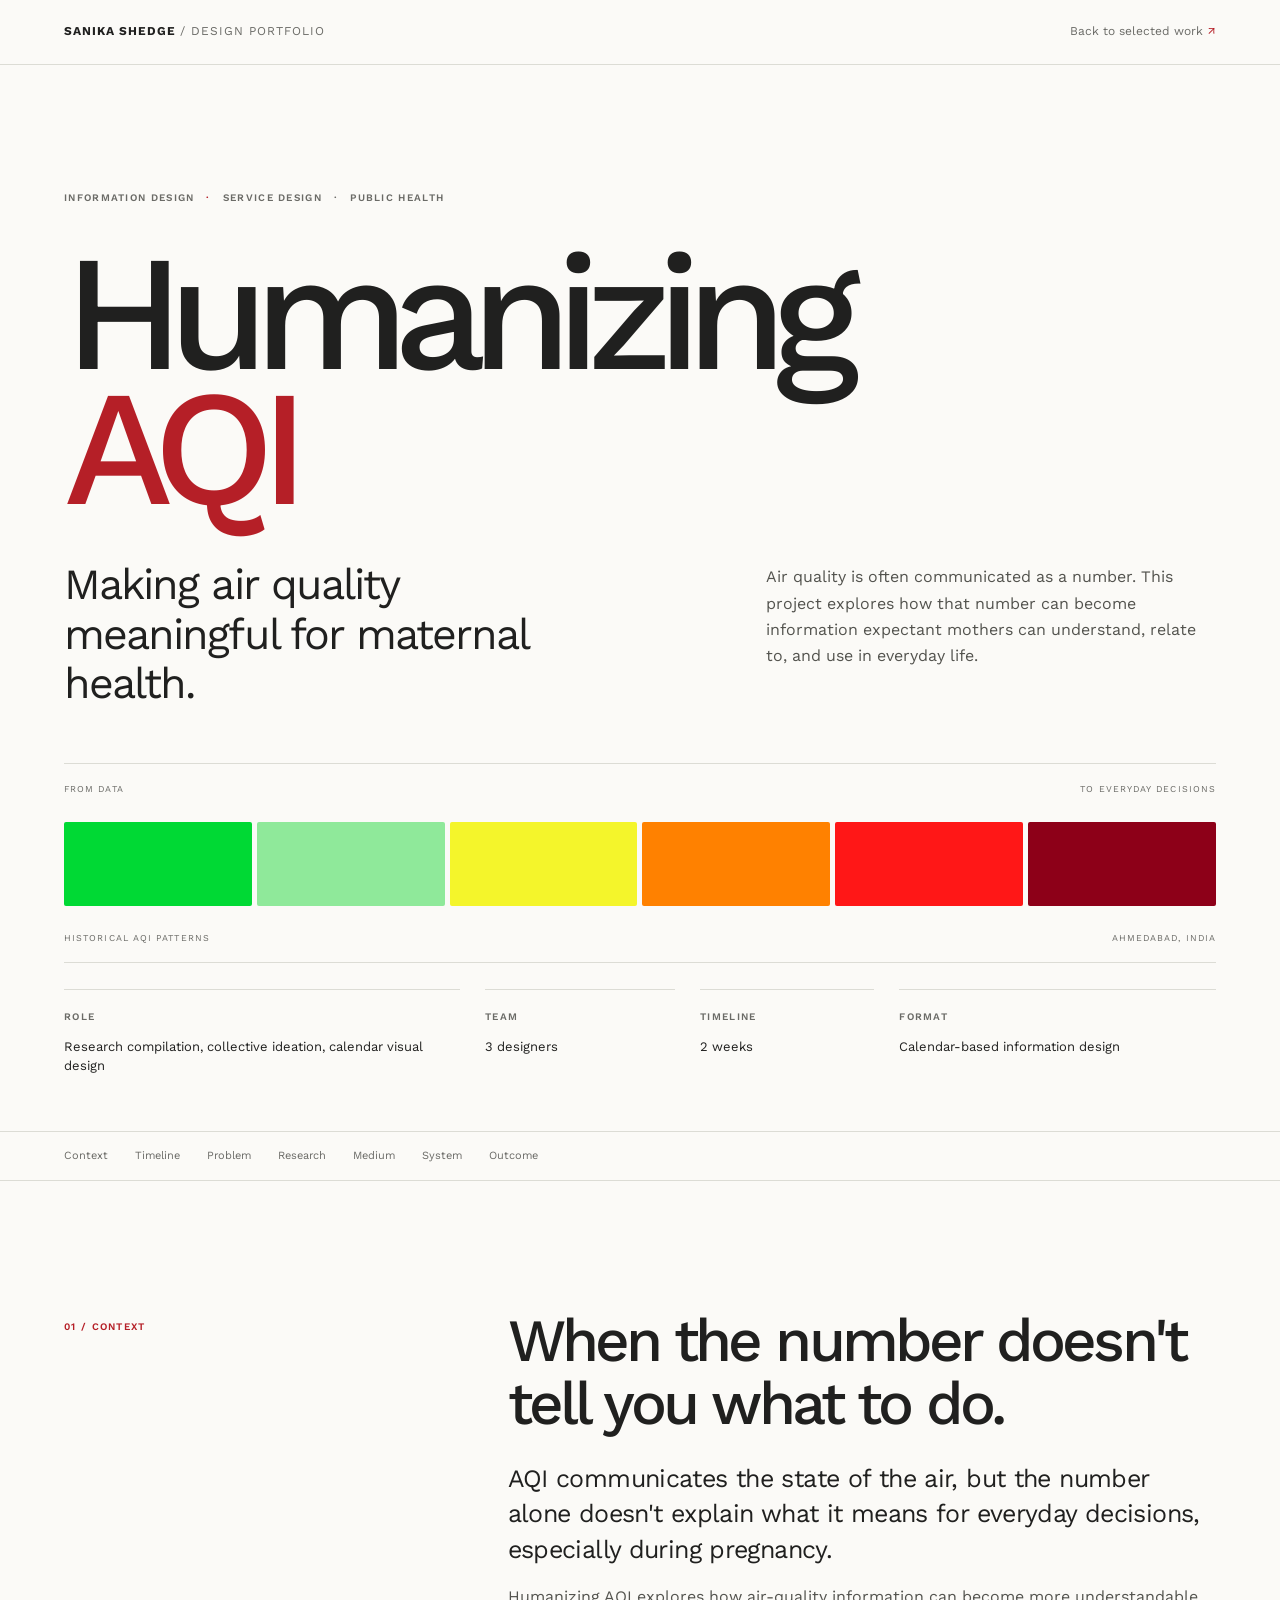
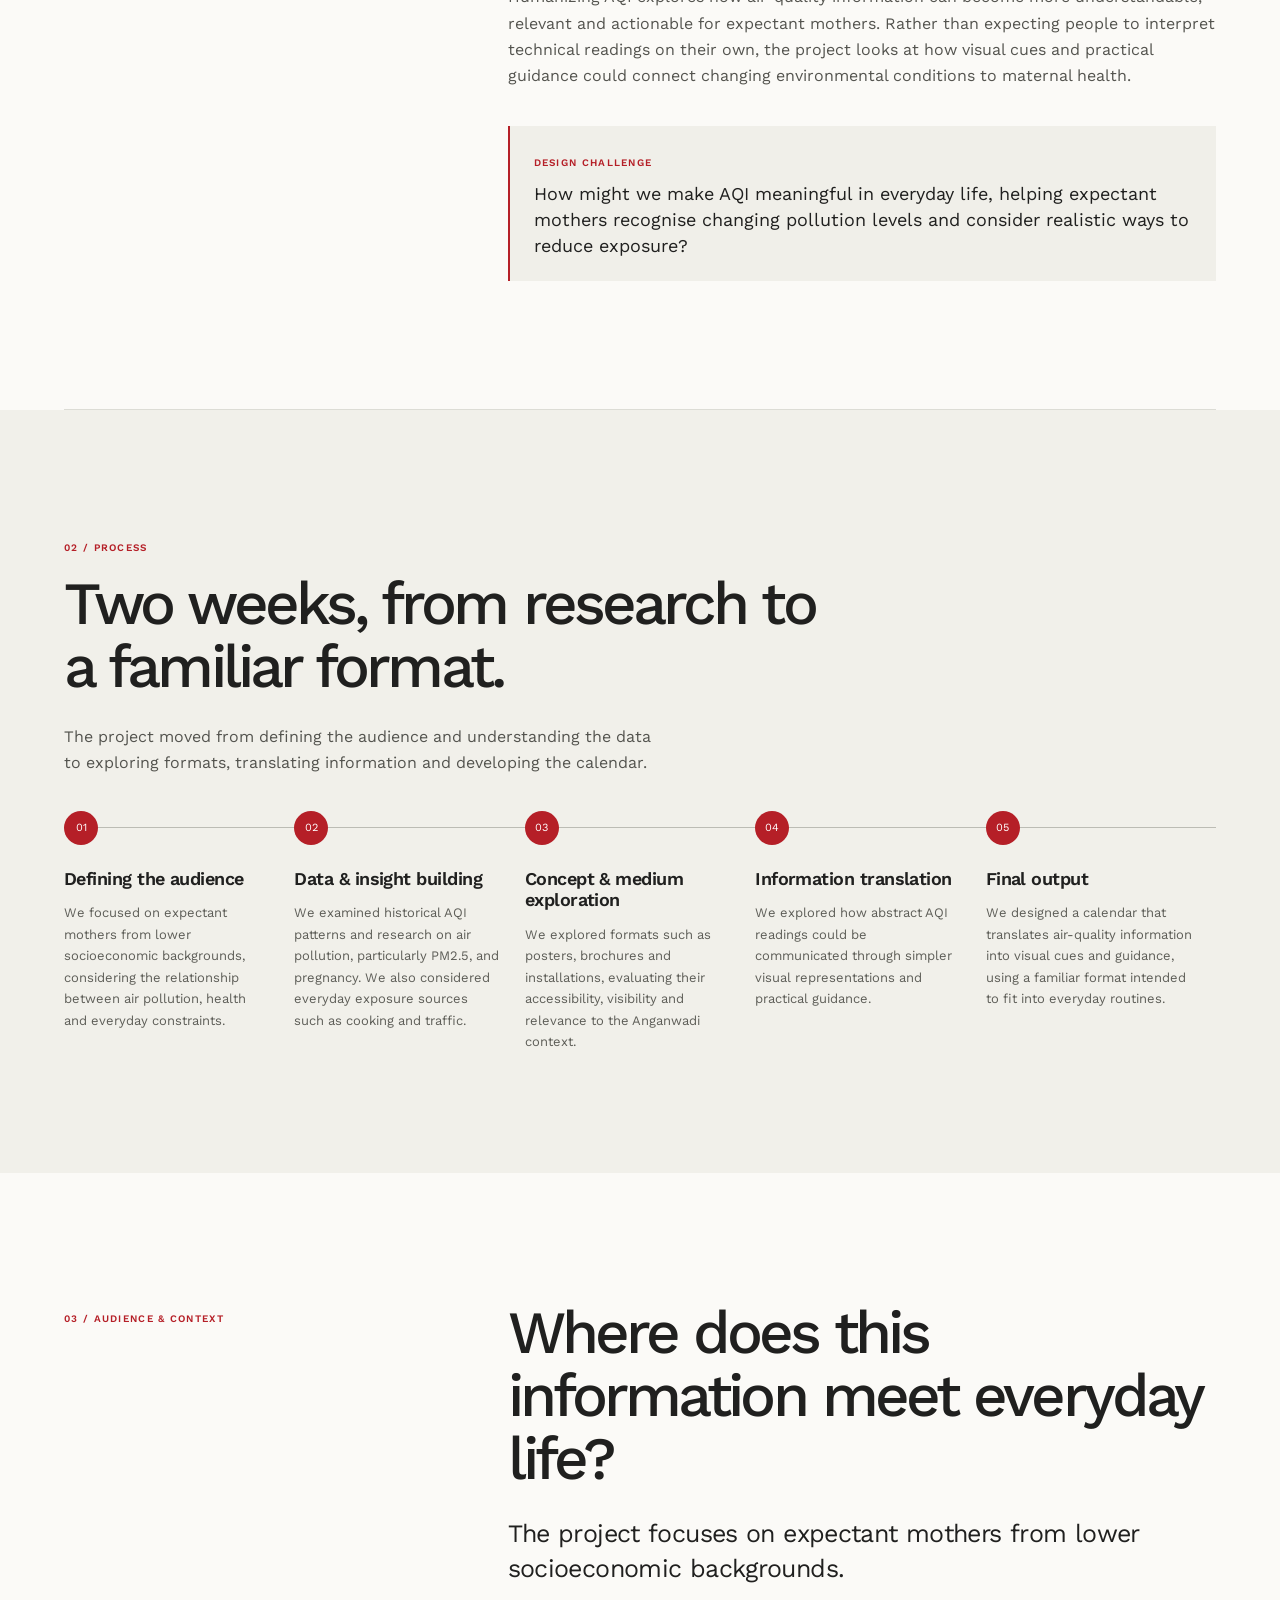
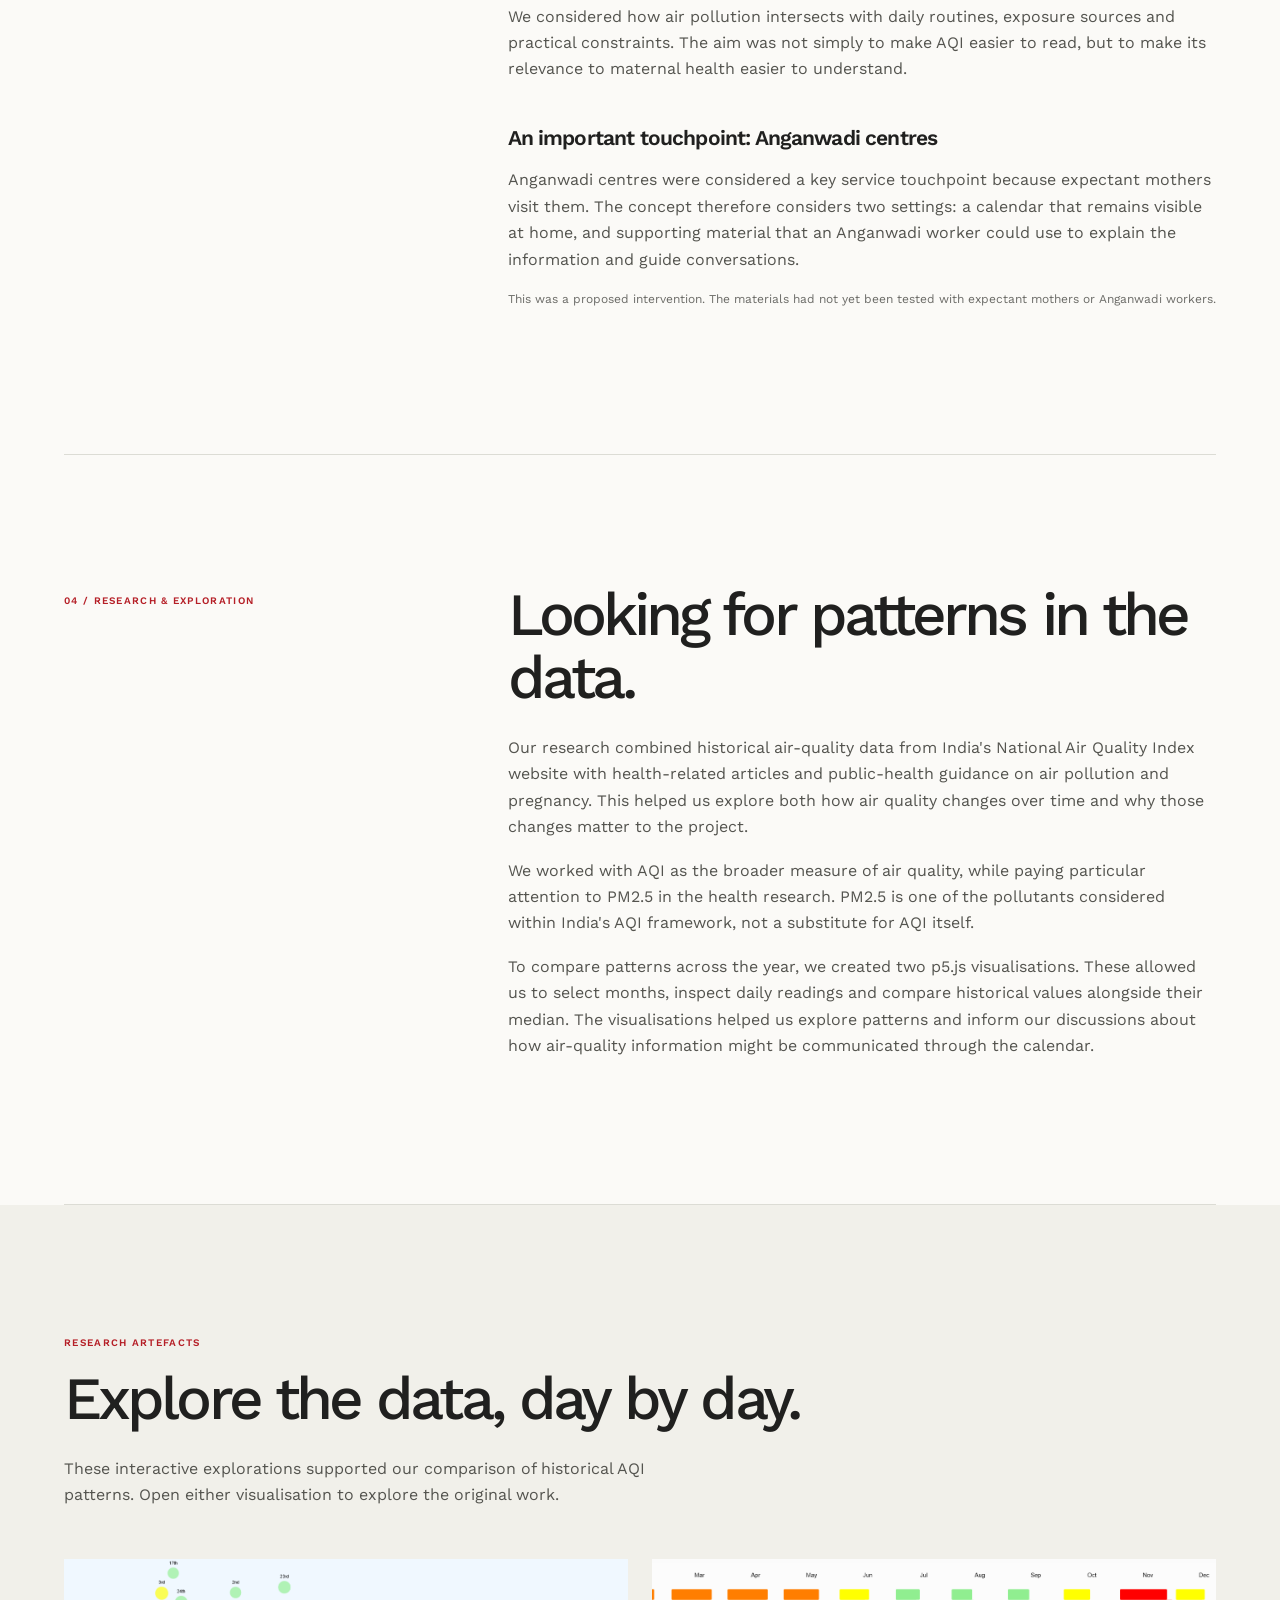
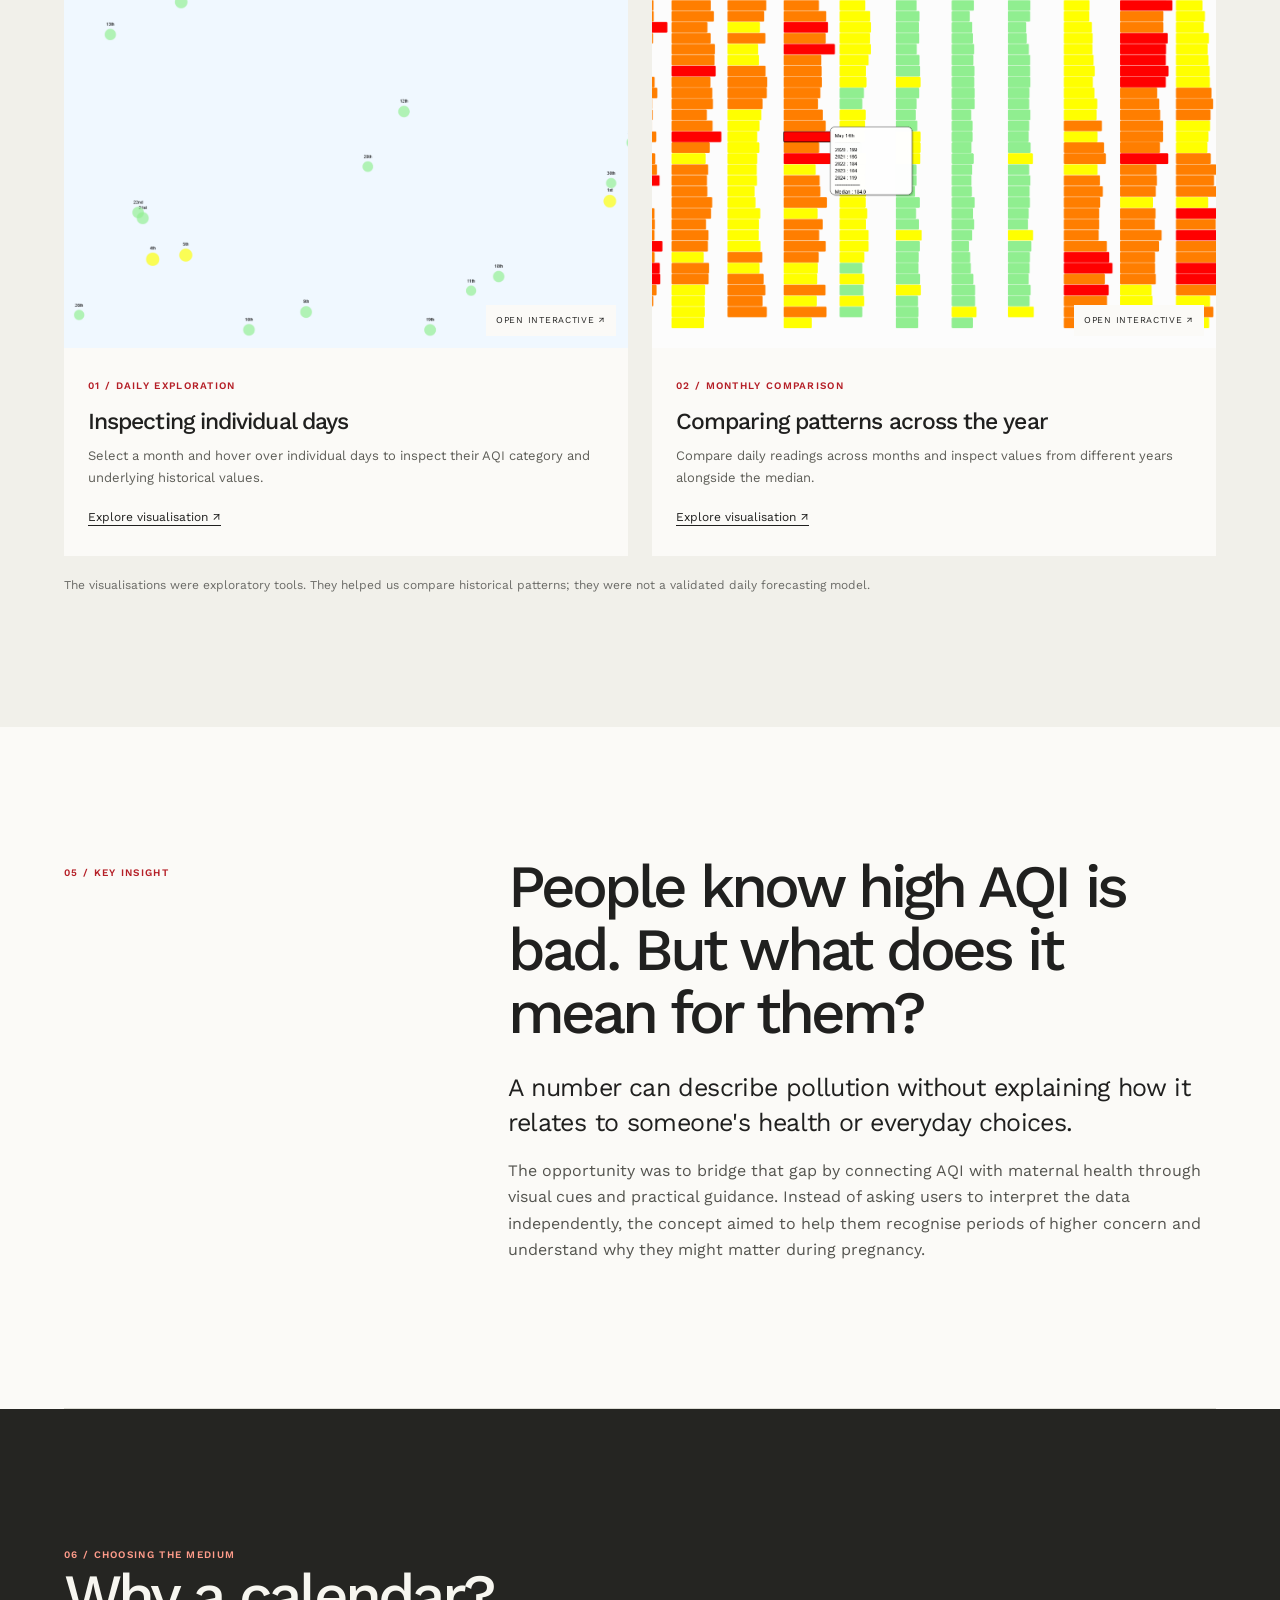
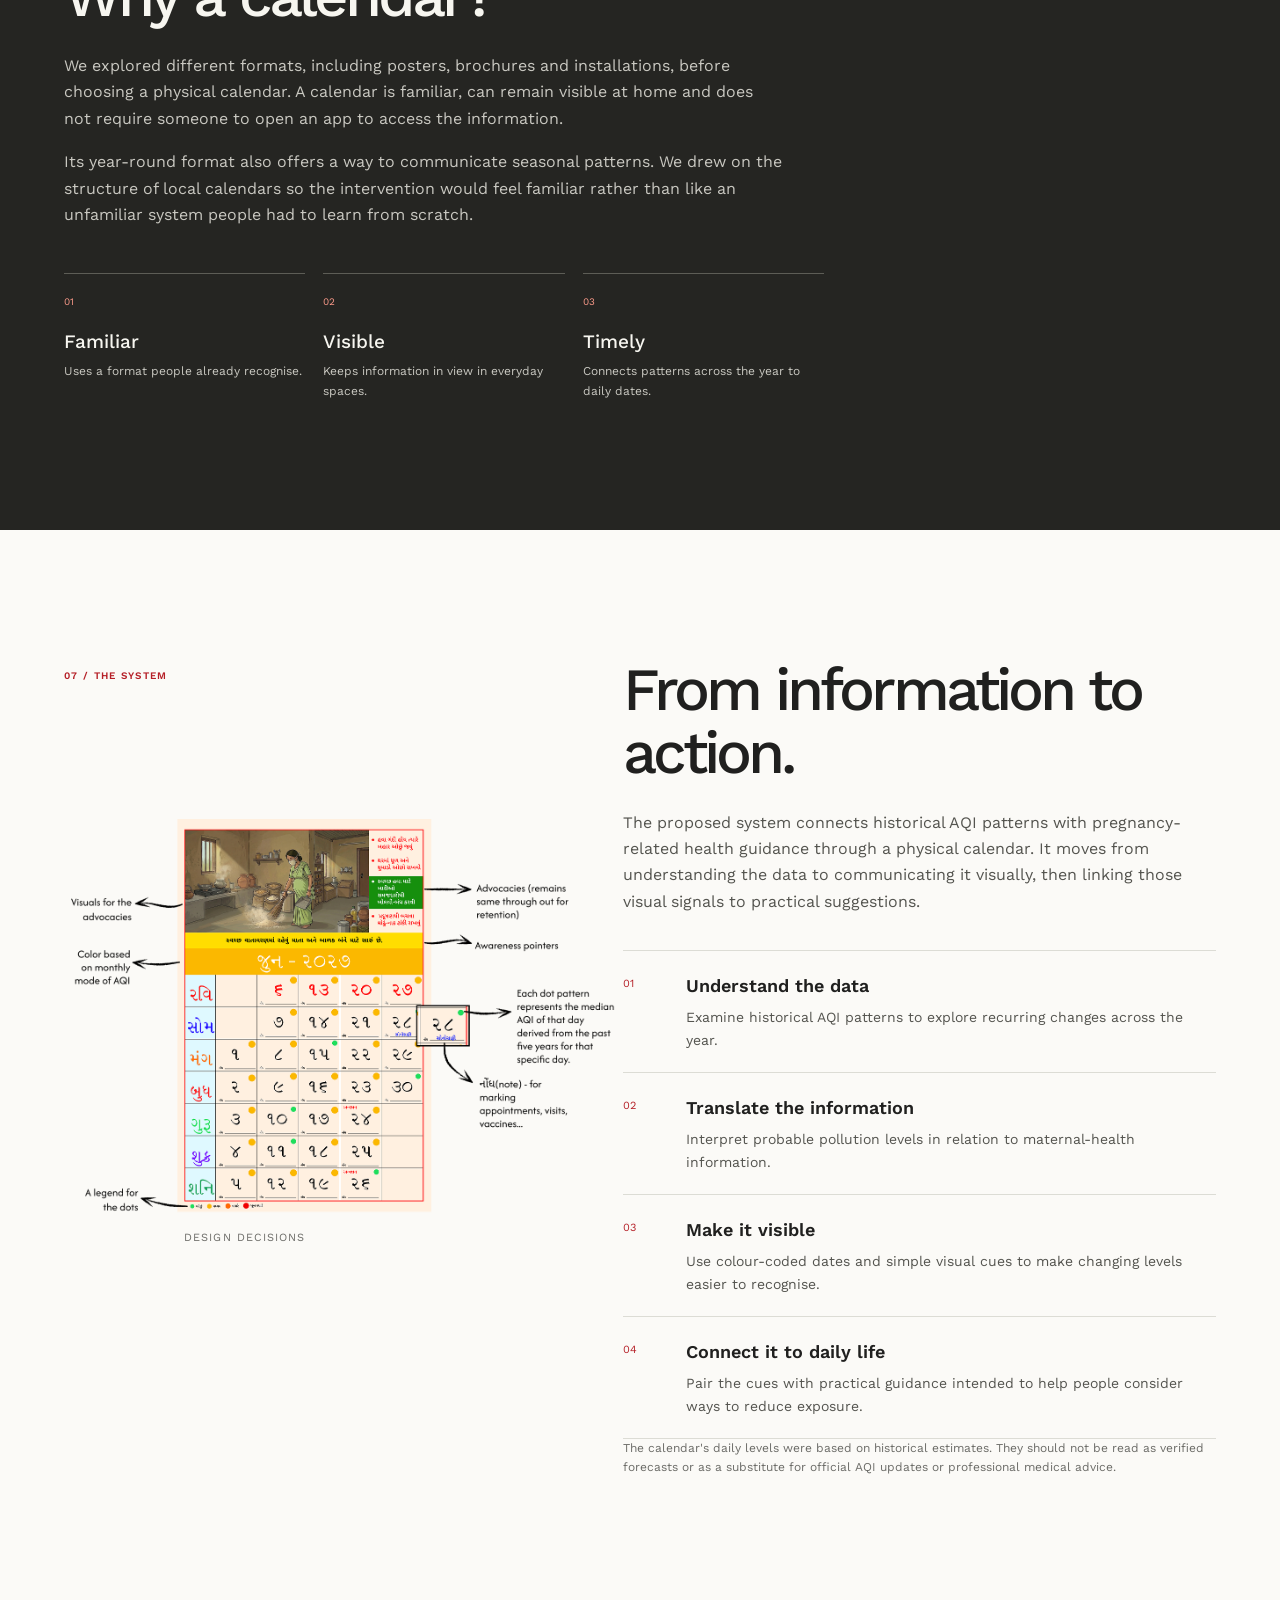
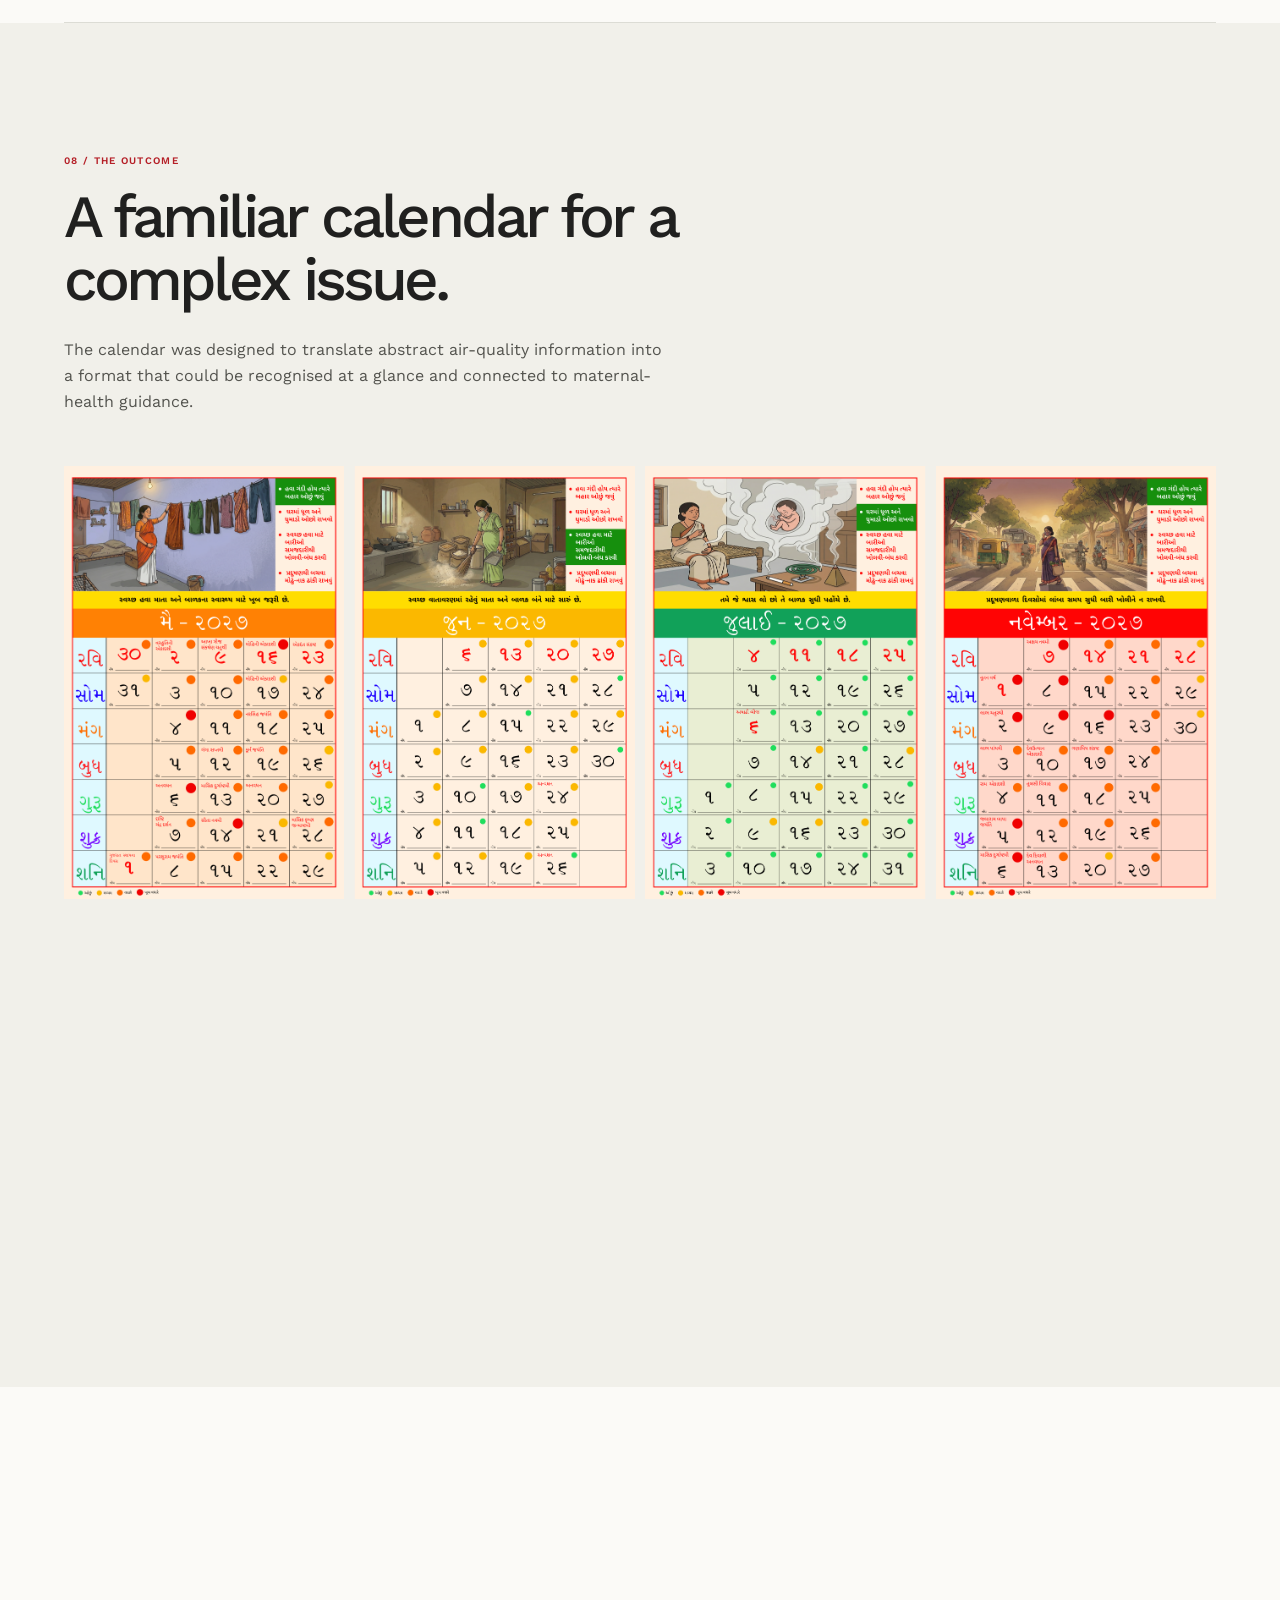
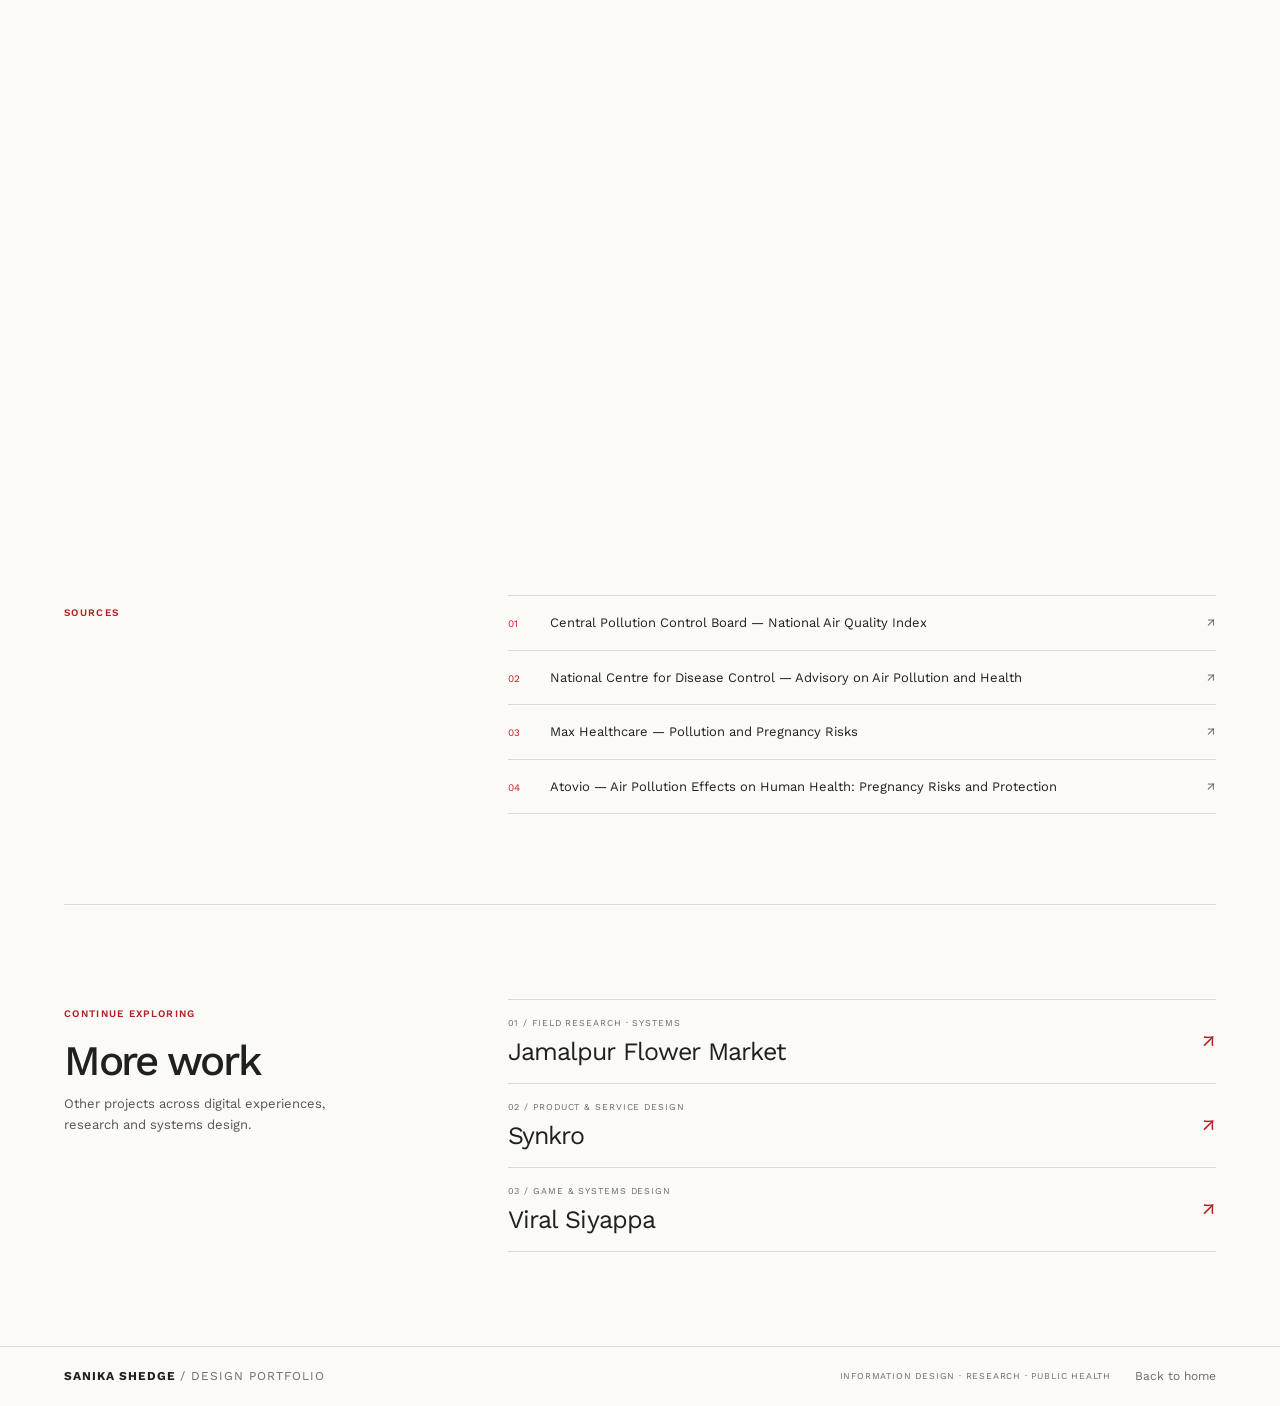
<file: portfolio_case_study/projects/Aqi/aqi.html>
<!DOCTYPE html>
<html lang="en">
<head>
<meta charset="utf-8"/>
<meta content="width=device-width, initial-scale=1.0" name="viewport"/>
<meta content="Humanizing AQI explores how air-quality information can become more understandable and actionable during pregnancy." name="description"/>
<title>Humanizing AQI &mdash; Sanika Shedge</title>
<link href="https://fonts.googleapis.com" rel="preconnect"/>
<link crossorigin="" href="https://fonts.gstatic.com" rel="preconnect"/>
<link href="https://fonts.googleapis.com/css2?family=DM+Sans:wght@400;500;600;700&amp;family=Work+Sans:wght@400;500;600;700&amp;display=swap" rel="stylesheet"/>
<link href="aqi.css" rel="stylesheet"/>
<script defer="" src="aqi.js"></script>
</head>
<body>
<header class="site-header">
<a aria-label="Back to portfolio home" class="wordmark" href="../../../index.html">SANIKA SHEDGE<span> / DESIGN PORTFOLIO</span></a>
<a class="back-link" href="../../../index.html#work">Back to selected work <span aria-hidden="true">&nearrow;</span></a>
</header>
<main>
<section class="case-hero section-wrap" id="top">
<p class="eyebrow"><span>INFORMATION DESIGN</span><span>&middot;</span><span>SERVICE DESIGN</span><span>&middot;</span><span>PUBLIC HEALTH</span></p>
<h1>Humanizing<br/><em>AQI</em></h1>
<div class="hero-bottom">
<p class="hero-summary">Making air quality meaningful for maternal health.</p>
<p class="hero-description">Air quality is often communicated as a number. This project explores how that number can become information expectant mothers can understand, relate to, and use in everyday life.</p>
</div>
<div aria-label="Abstract visual inspired by the calendar's air-quality colour system" class="hero-art">
<div class="hero-art-top"><span>FROM DATA</span><span>TO EVERYDAY DECISIONS</span></div>
<div aria-hidden="true" class="hero-colour-band">
<i class="good"></i><i class="satisfactory"></i><i class="moderate"></i><i class="poor"></i><i class="very-poor"></i><i class="severe"></i>
</div>
<div class="hero-art-bottom"><span>HISTORICAL AQI PATTERNS</span><span>AHMEDABAD, INDIA</span></div>
</div>
<div class="metadata">
<div><span class="meta-label">ROLE</span><p>Research compilation, collective ideation, calendar visual design</p></div>
<div><span class="meta-label">TEAM</span><p>3 designers</p></div>
<div><span class="meta-label">TIMELINE</span><p>2 weeks</p></div>
<div><span class="meta-label">FORMAT</span><p>Calendar-based information design</p></div>
</div>
</section>
<nav aria-label="Case study sections" class="section-nav">
<a href="#context">Context</a><a href="#timeline">Timeline</a><a href="#problem">Problem</a><a href="#research">Research</a><a href="#medium">Medium</a><a href="#system">System</a><a href="#outcome">Outcome</a>
</nav>
<section class="content-section section-wrap two-col" id="context">
<div class="section-number">01 / CONTEXT</div>
<div class="section-content">
<h2>When the number doesn't tell you what to do.</h2>
<p class="lead">AQI communicates the state of the air, but the number alone doesn't explain what it means for everyday decisions, especially during pregnancy.</p>
<p>Humanizing AQI explores how air-quality information can become more understandable, relevant and actionable for expectant mothers. Rather than expecting people to interpret technical readings on their own, the project looks at how visual cues and practical guidance could connect changing environmental conditions to maternal health.</p>
<div class="context-note"><span class="note-label">DESIGN CHALLENGE</span><p>How might we make AQI meaningful in everyday life, helping expectant mothers recognise changing pollution levels and consider realistic ways to reduce exposure?</p></div>
</div>
</section>
<section class="timeline-section" id="timeline">
<div class="section-wrap">
<div class="section-heading"><div class="section-number">02 / PROCESS</div><h2>Two weeks, from research to a familiar format.</h2><p>The project moved from defining the audience and understanding the data to exploring formats, translating information and developing the calendar.</p></div>
<div class="timeline">
<article class="timeline-item"><span class="timeline-dot">01</span><div><h3>Defining the audience</h3><p>We focused on expectant mothers from lower socioeconomic backgrounds, considering the relationship between air pollution, health and everyday constraints.</p></div></article>
<article class="timeline-item"><span class="timeline-dot">02</span><div><h3>Data &amp; insight building</h3><p>We examined historical AQI patterns and research on air pollution, particularly PM2.5, and pregnancy. We also considered everyday exposure sources such as cooking and traffic.</p></div></article>
<article class="timeline-item"><span class="timeline-dot">03</span><div><h3>Concept &amp; medium exploration</h3><p>We explored formats such as posters, brochures and installations, evaluating their accessibility, visibility and relevance to the Anganwadi context.</p></div></article>
<article class="timeline-item"><span class="timeline-dot">04</span><div><h3>Information translation</h3><p>We explored how abstract AQI readings could be communicated through simpler visual representations and practical guidance.</p></div></article>
<article class="timeline-item"><span class="timeline-dot">05</span><div><h3>Final output</h3><p>We designed a calendar that translates air-quality information into visual cues and guidance, using a familiar format intended to fit into everyday routines.</p></div></article>
</div>
</div>
</section>
<section class="content-section section-wrap two-col" id="problem">
<div class="section-number">03 / AUDIENCE &amp; CONTEXT</div>
<div class="section-content">
<h2>Where does this information meet everyday life?</h2>
<p class="lead">The project focuses on expectant mothers from lower socioeconomic backgrounds.</p>
<p>We considered how air pollution intersects with daily routines, exposure sources and practical constraints. The aim was not simply to make AQI easier to read, but to make its relevance to maternal health easier to understand.</p>
<h3 class="subheading">An important touchpoint: Anganwadi centres</h3>
<p>Anganwadi centres were considered a key service touchpoint because expectant mothers visit them. The concept therefore considers two settings: a calendar that remains visible at home, and supporting material that an Anganwadi worker could use to explain the information and guide conversations.</p>
<p class="small-note">This was a proposed intervention. The materials had not yet been tested with expectant mothers or Anganwadi workers.</p>
</div>
</section>
<section class="content-section section-wrap two-col" id="research">
<div class="section-number">04 / RESEARCH &amp; EXPLORATION</div>
<div class="section-content">
<h2>Looking for patterns in the data.</h2>
<p>Our research combined historical air-quality data from India's National Air Quality Index website with health-related articles and public-health guidance on air pollution and pregnancy. This helped us explore both how air quality changes over time and why those changes matter to the project.</p>
<p>We worked with AQI as the broader measure of air quality, while paying particular attention to PM2.5 in the health research. PM2.5 is one of the pollutants considered within India's AQI framework, not a substitute for AQI itself.</p>
<p>To compare patterns across the year, we created two p5.js visualisations. These allowed us to select months, inspect daily readings and compare historical values alongside their median. The visualisations helped us explore patterns and inform our discussions about how air-quality information might be communicated through the calendar.</p>
</div>
</section>
<section class="visualisation-section">
<div class="section-wrap">
<div class="section-heading"><div class="section-number">RESEARCH ARTEFACTS</div><h2>Explore the data, day by day.</h2><p>These interactive explorations supported our comparison of historical AQI patterns. Open either visualisation to explore the original work.</p></div>
<div class="viz-grid">
<article class="viz-card">
<a class="viz-image" href="https://editor.p5js.org/sharada.upasani.sod23/full/fZmf7hp3r" rel="noopener noreferrer" target="_blank">
<img alt="Screenshot of the interactive daily AQI visualisation, with coloured circles representing individual days" src="aqi-assets/aqi-daily-exploration.png"/>
<span class="image-open">OPEN INTERACTIVE &nearrow;</span>
</a>
<div class="viz-caption"><span class="viz-index">01 / DAILY EXPLORATION</span><h3>Inspecting individual days</h3><p>Select a month and hover over individual days to inspect their AQI category and underlying historical values.</p><a class="text-link" href="https://editor.p5js.org/sharada.upasani.sod23/full/fZmf7hp3r" rel="noopener noreferrer" target="_blank">Explore visualisation &nearrow;</a></div>
</article>
<article class="viz-card">
<a class="viz-image" href="https://editor.p5js.org/sharada.upasani.sod23/full/SI2IennnR" rel="noopener noreferrer" target="_blank">
<img alt="Screenshot of the interactive month-by-month AQI comparison using coloured daily bars" src="aqi-assets/aqi-monthly-comparison.png"/>
<span class="image-open">OPEN INTERACTIVE &nearrow;</span>
</a>
<div class="viz-caption"><span class="viz-index">02 / MONTHLY COMPARISON</span><h3>Comparing patterns across the year</h3><p>Compare daily readings across months and inspect values from different years alongside the median.</p><a class="text-link" href="https://editor.p5js.org/sharada.upasani.sod23/full/SI2IennnR" rel="noopener noreferrer" target="_blank">Explore visualisation &nearrow;</a></div>
</article>
</div>
<p class="small-note section-footnote">The visualisations were exploratory tools. They helped us compare historical patterns; they were not a validated daily forecasting model.</p>
</div>
</section>
<section class="content-section section-wrap two-col">
<div class="section-number">05 / KEY INSIGHT</div>
<div class="section-content">
<h2>People know high AQI is bad. But what does it mean for them?</h2>
<p class="lead">A number can describe pollution without explaining how it relates to someone's health or everyday choices.</p>
<p>The opportunity was to bridge that gap by connecting AQI with maternal health through visual cues and practical guidance. Instead of asking users to interpret the data independently, the concept aimed to help them recognise periods of higher concern and understand why they might matter during pregnancy.</p>
</div>
</section>
<section class="medium-section" id="medium">
<div class="section-wrap two-col">
<div class="section-number">06 / CHOOSING THE MEDIUM</div>
<div class="section-content">
<h2>Why a calendar?</h2>
<p>We explored different formats, including posters, brochures and installations, before choosing a physical calendar. A calendar is familiar, can remain visible at home and does not require someone to open an app to access the information.</p>
<p>Its year-round format also offers a way to communicate seasonal patterns. We drew on the structure of local calendars so the intervention would feel familiar rather than like an unfamiliar system people had to learn from scratch.</p>
<div class="medium-principles">
<div><span>01</span><h3>Familiar</h3><p>Uses a format people already recognise.</p></div>
<div><span>02</span><h3>Visible</h3><p>Keeps information in view in everyday spaces.</p></div>
<div><span>03</span><h3>Timely</h3><p>Connects patterns across the year to daily dates.</p></div>
</div>
</div>
</div>
</section>
<section class="content-section section-wrap two-col" id="system">
<div class="system-visual">
<div class="section-number">07 / THE SYSTEM</div>
<figure class="decision-figure">
<img alt="Calendar design decisions: a sample AQI calendar page uses an illustrated home scene, colour-coded health guidance and daily air-quality markers." src="aqi-assets/decisions.png">
<figcaption>Design decisions</figcaption>
</figure>
</div>
<div class="section-content">
<h2>From information to action.</h2>
<p>The proposed system connects historical AQI patterns with pregnancy-related health guidance through a physical calendar. It moves from understanding the data to communicating it visually, then linking those visual signals to practical suggestions.</p>
<div class="system-steps">
<article><span>01</span><div><h3>Understand the data</h3><p>Examine historical AQI patterns to explore recurring changes across the year.</p></div></article>
<article><span>02</span><div><h3>Translate the information</h3><p>Interpret probable pollution levels in relation to maternal-health information.</p></div></article>
<article><span>03</span><div><h3>Make it visible</h3><p>Use colour-coded dates and simple visual cues to make changing levels easier to recognise.</p></div></article>
<article><span>04</span><div><h3>Connect it to daily life</h3><p>Pair the cues with practical guidance intended to help people consider ways to reduce exposure.</p></div></article>
</div>
<p class="small-note">The calendar's daily levels were based on historical estimates. They should not be read as verified forecasts or as a substitute for official AQI updates or professional medical advice.</p>
</div>
</section>
<section class="outcome-section" id="outcome">
<div class="section-wrap">
<div class="section-heading"><div class="section-number">08 / THE OUTCOME</div><h2>A familiar calendar for a complex issue.</h2><p>The calendar was designed to translate abstract air-quality information into a format that could be recognised at a glance and connected to maternal-health guidance.</p></div>
<img alt="Final AQI calendar artefact showing the calendar design and supporting air-quality and maternal-health guidance." class="outcome-image" src="aqi-assets/Final-artefact.png">
<div class="brochure-block">
<div class="brochure-copy"><span class="note-label">SUPPORTING MATERIAL</span><h3>The calendar starts the conversation.</h3><p>The concept also included a brochure for Anganwadi workers. It was intended to explain how to use the calendar, introduce trimester-related risks and support conversations about reducing exposure.</p></div>
<img alt="Anganwadi worker guide brochure explaining the AQI calendar and related health guidance." class="brochure-image" src="aqi-assets/brochure.png">
</div>
</div>
</section>
<section class="content-section section-wrap two-col">
<div class="section-number">09 / REFLECTION</div>
<div class="section-content">
<h2>Making information understandable is only the beginning.</h2>
<p>This project shifted my focus from presenting air-quality data to considering how people might interpret it within the context of health and daily routines. The calendar offered a familiar way to communicate changing patterns, while the supporting brochure considered how the information could be introduced and discussed at an existing community touchpoint.</p>
<p>The concept has not yet been tested with expectant mothers or Anganwadi workers. The next step is to evaluate whether the visual cues and guidance are clear and useful to the intended audience, then refine the system based on their feedback before exploring implementation.</p>
</div>
</section>
<section class="sources-section section-wrap">
<div class="section-number">SOURCES</div>
<div class="sources-list">
<a href="https://airquality.cpcb.gov.in/AQI_India/" rel="noopener noreferrer" target="_blank"><span>01</span><span>Central Pollution Control Board &mdash; National Air Quality Index</span><span>&nearrow;</span></a>
<a href="https://ncdc.mohfw.gov.in/wp-content/uploads/2024/05/1-ADVISORY-ON-AIR-POLLUTION-AND-HEALTH.pdf" rel="noopener noreferrer" target="_blank"><span>02</span><span>National Centre for Disease Control &mdash; Advisory on Air Pollution and Health</span><span>&nearrow;</span></a>
<a href="https://www.maxhealthcare.in/blogs/how-air-pollution-affects-pregnancy" rel="noopener noreferrer" target="_blank"><span>03</span><span>Max Healthcare &mdash; Pollution and Pregnancy Risks</span><span>&nearrow;</span></a>
<a href="https://atovio.in/blogs/news/air-pollution-effects-on-human-health-pregnancy-risks-and-protection" rel="noopener noreferrer" target="_blank"><span>04</span><span>Atovio &mdash; Air Pollution Effects on Human Health: Pregnancy Risks and Protection</span><span>&nearrow;</span></a>
</div>
</section><section aria-label="Explore other case studies" class="related-work section-wrap">
<div class="related-heading">
<span class="note-label">CONTINUE EXPLORING</span>
<h2>More work</h2>
<p>Other projects across digital experiences, research and systems design.</p>
</div>
<div class="related-links">
<a class="related-item" href="../Jamalpur/jamalpur.html">
<span class="related-number">01 / FIELD RESEARCH &middot; SYSTEMS</span>
<span class="related-title">Jamalpur Flower Market</span><span aria-hidden="true" class="related-arrow">&nearrow;</span>
</a>
<a class="related-item" href="../synkro_final/projects/synkro.html">
<span class="related-number">02 / PRODUCT &amp; SERVICE DESIGN</span>
<span class="related-title">Synkro</span><span aria-hidden="true" class="related-arrow">&nearrow;</span>
</a>
<a class="related-item" href="../Viral%20Siyappa/viral-siyappa.html">
<span class="related-number">03 / GAME &amp; SYSTEMS DESIGN</span>
<span class="related-title">Viral Siyappa</span><span aria-hidden="true" class="related-arrow">&nearrow;</span>
</a>
</div>
</section>
</main>
<footer class="site-footer">
<div class="footer-inner">
<a class="wordmark" href="../../../index.html">SANIKA SHEDGE<span> / DESIGN PORTFOLIO</span></a>
<span class="footer-note">INFORMATION DESIGN &middot; RESEARCH &middot; PUBLIC HEALTH</span>
<a href="../../../index.html">Back to home</a>
</div>
</footer>
<a aria-label="Back to top" class="back-top" href="#top">&uarr;</a>
</body>
</html>
</file>
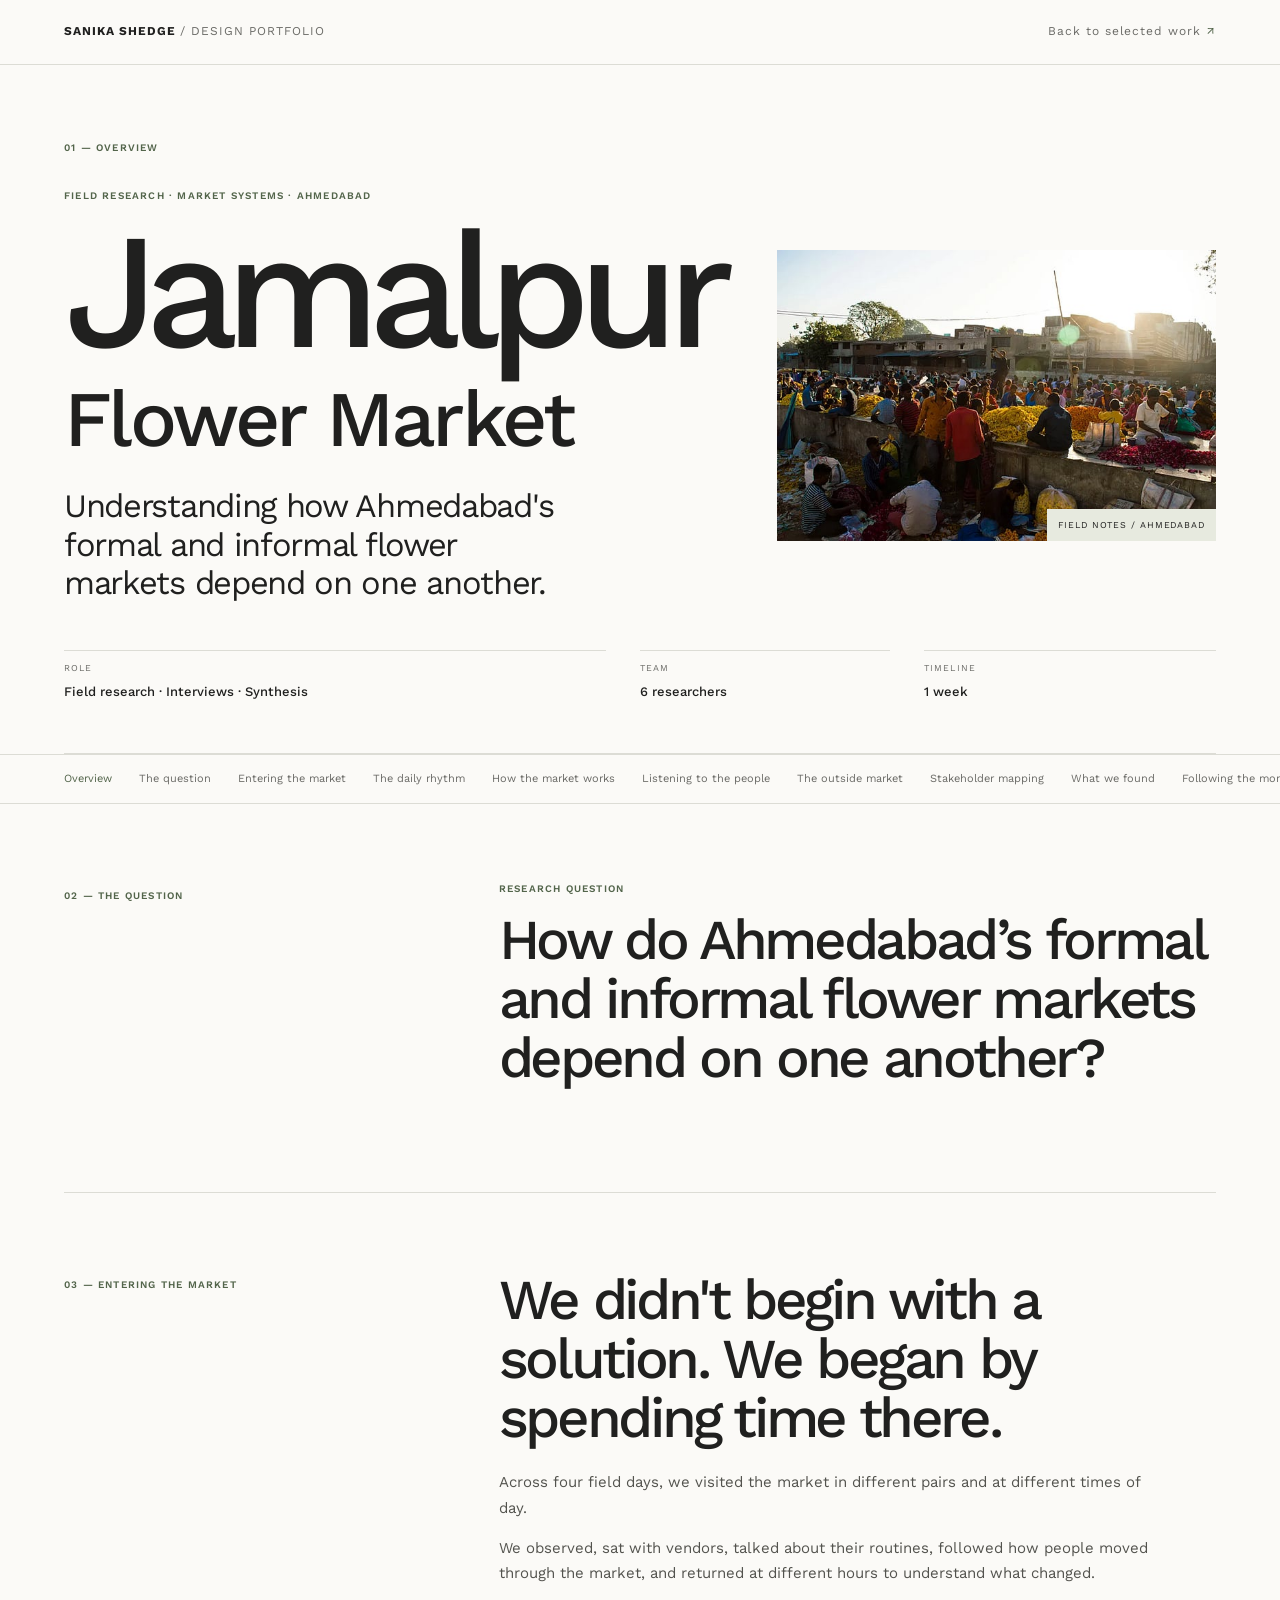
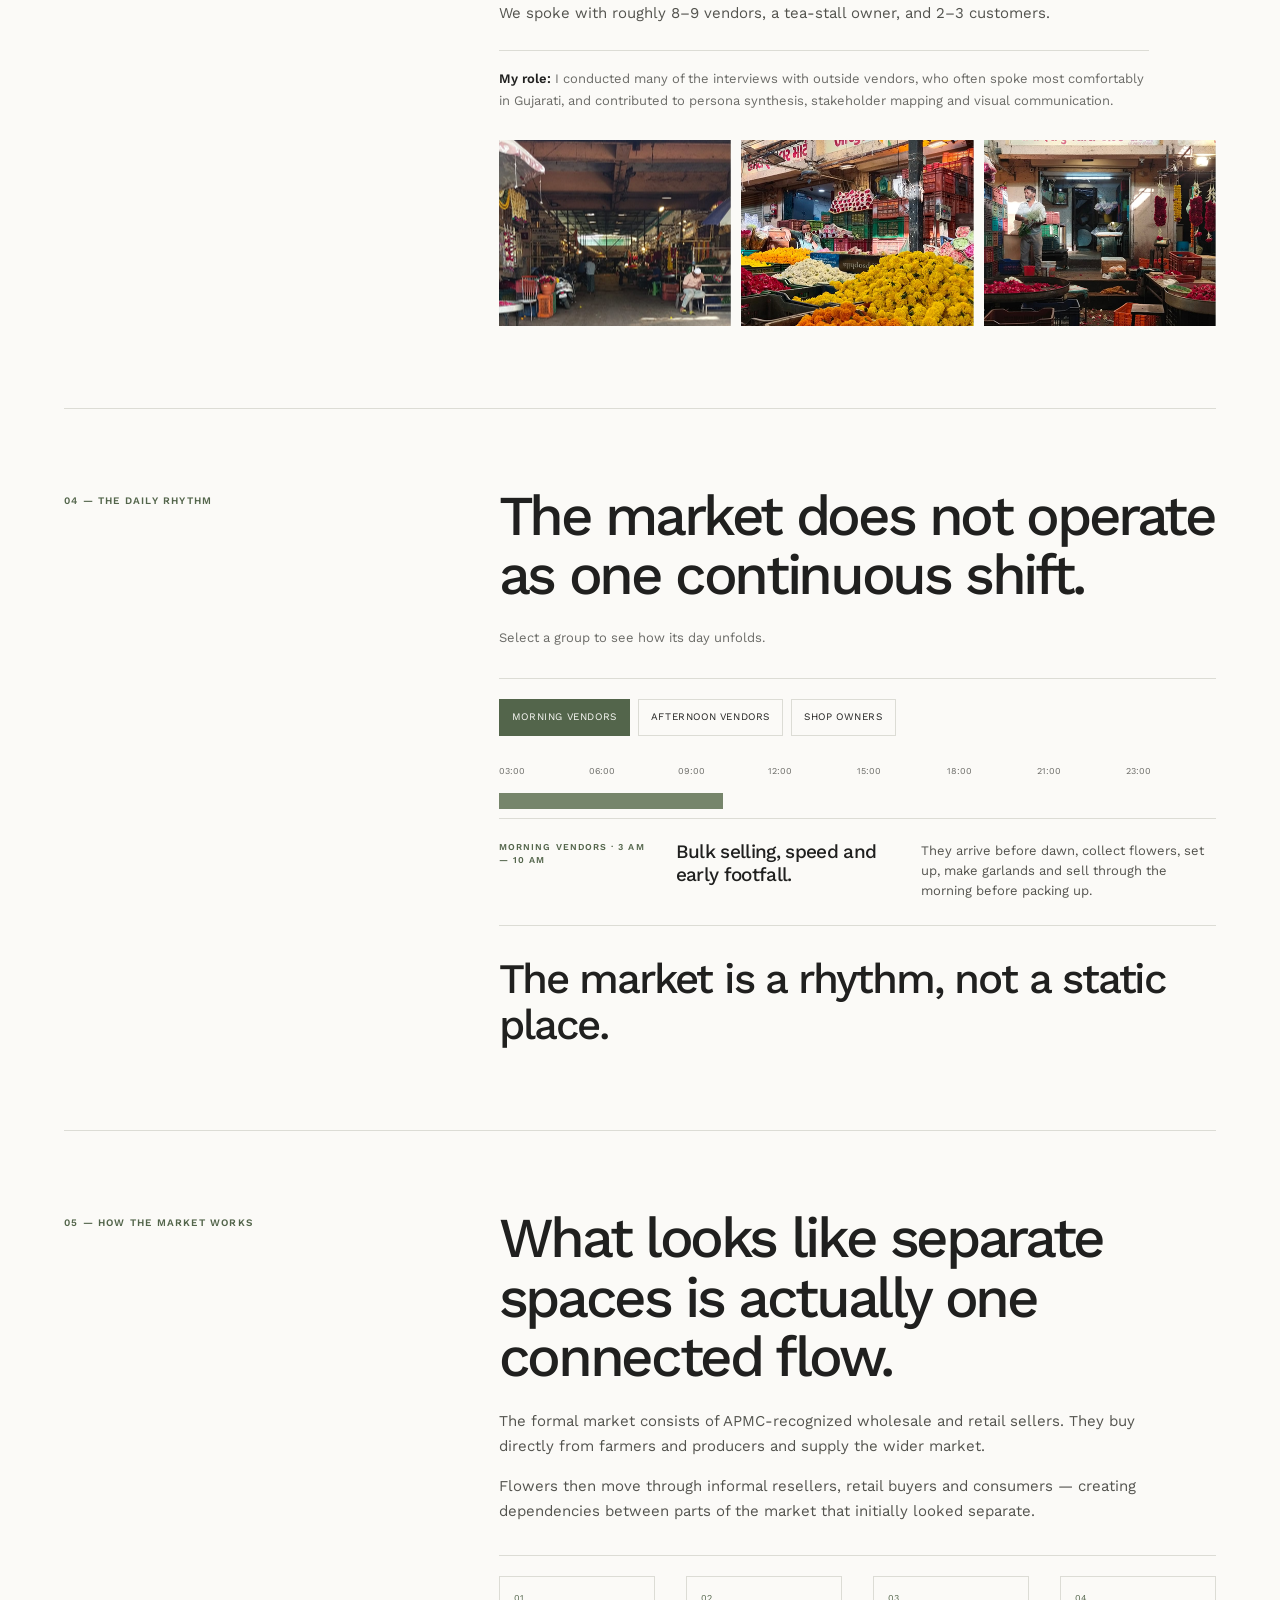
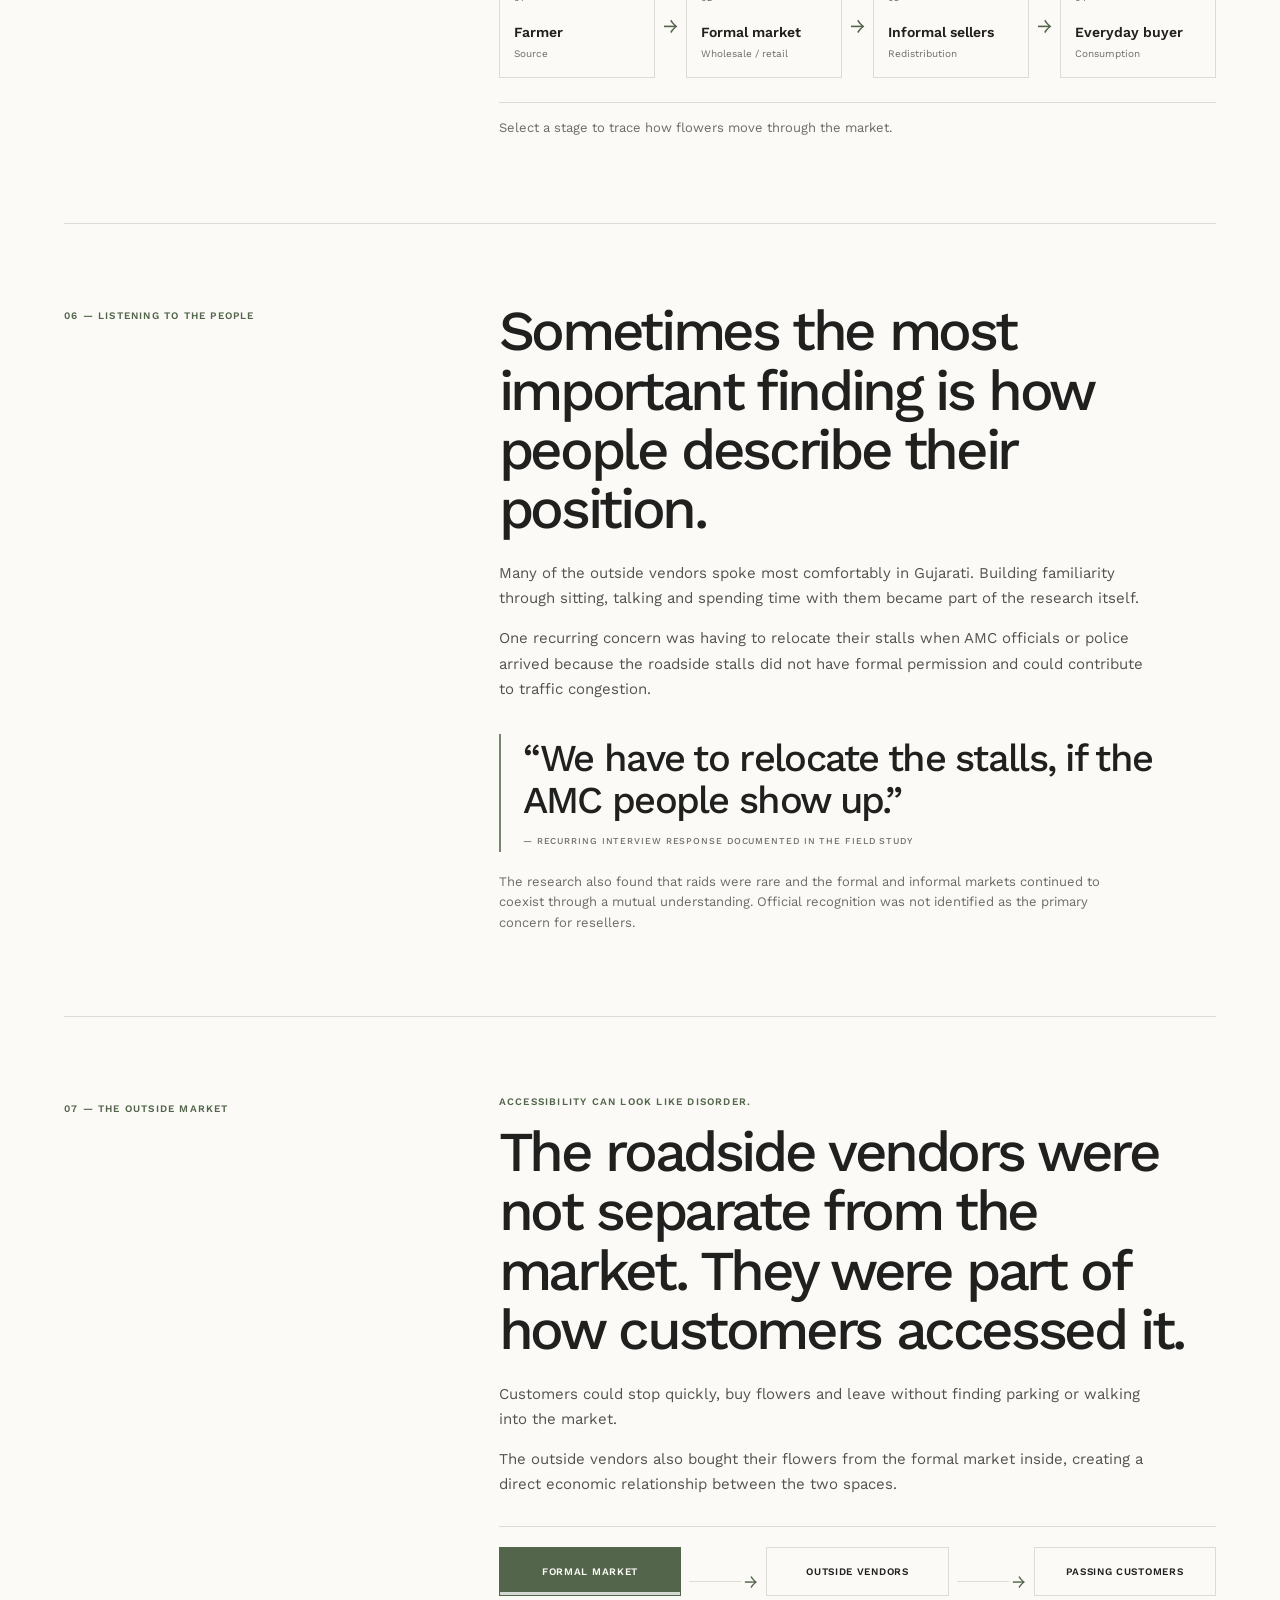
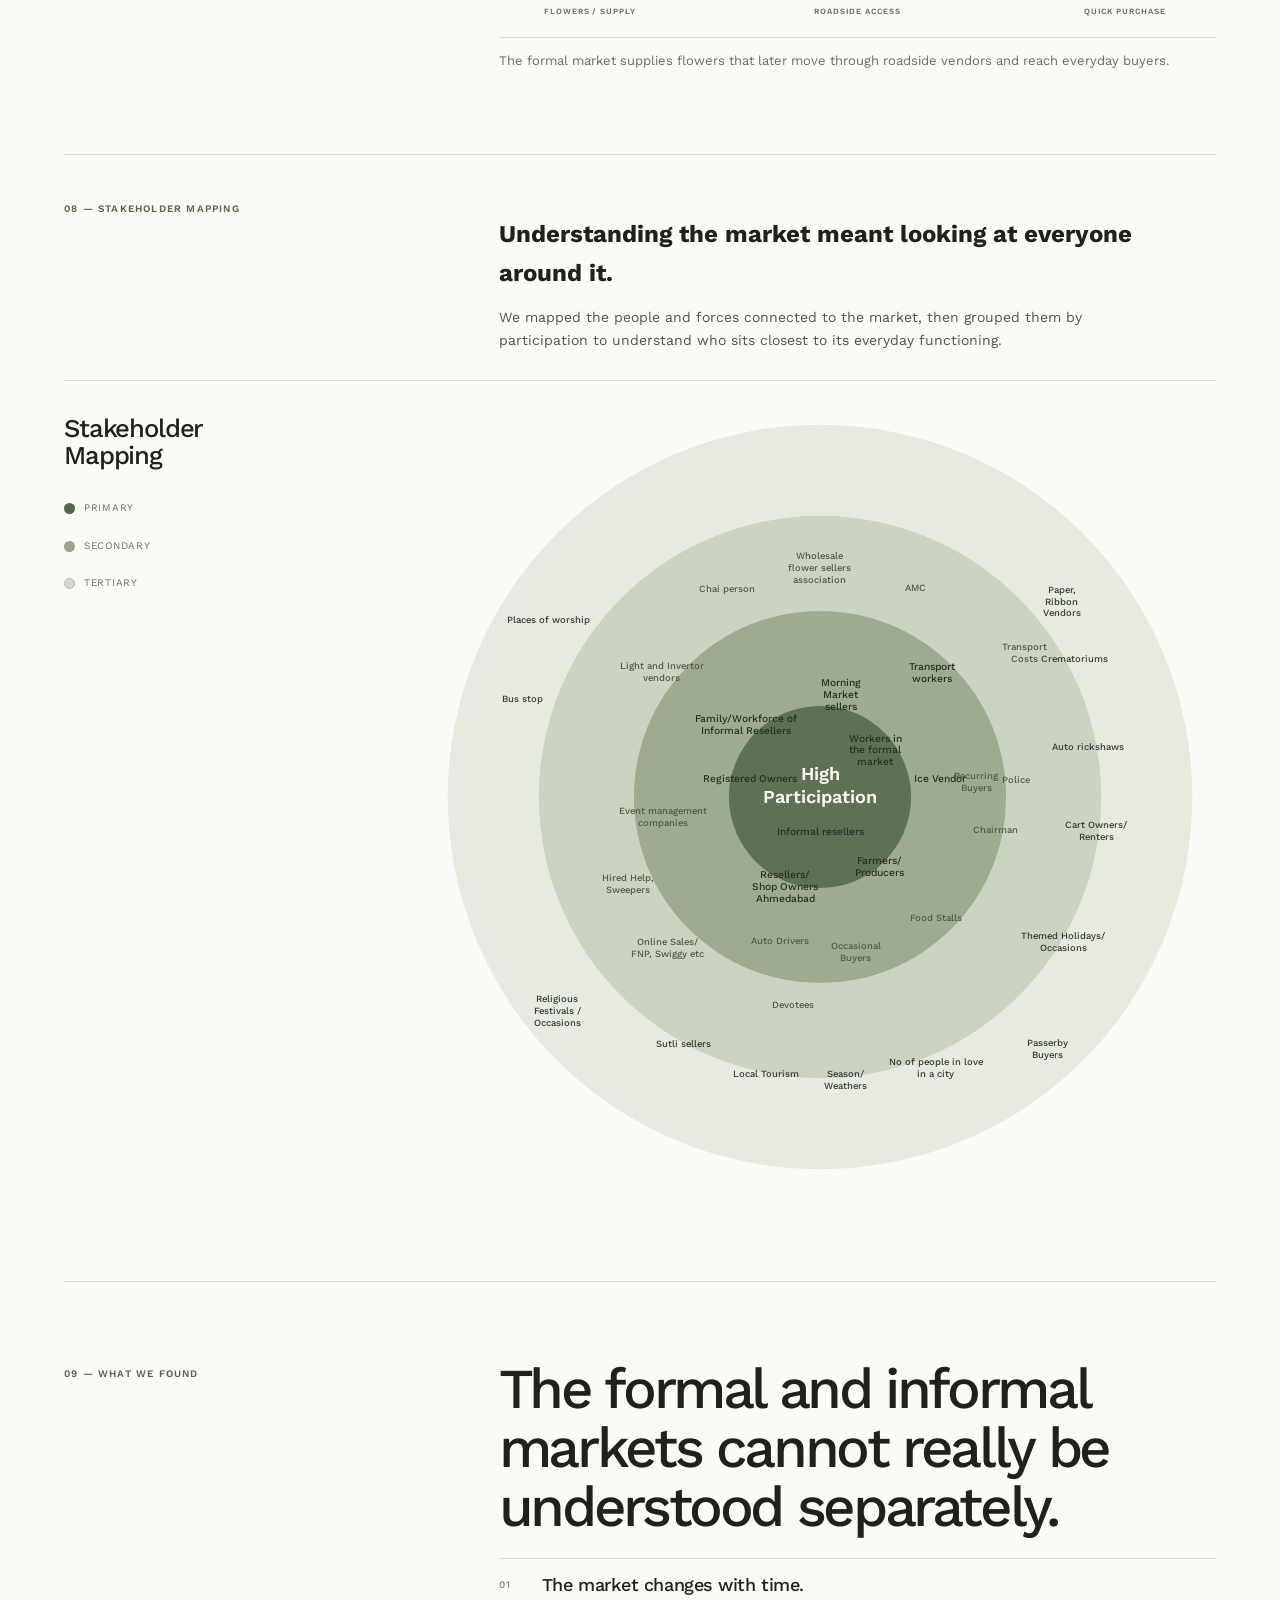
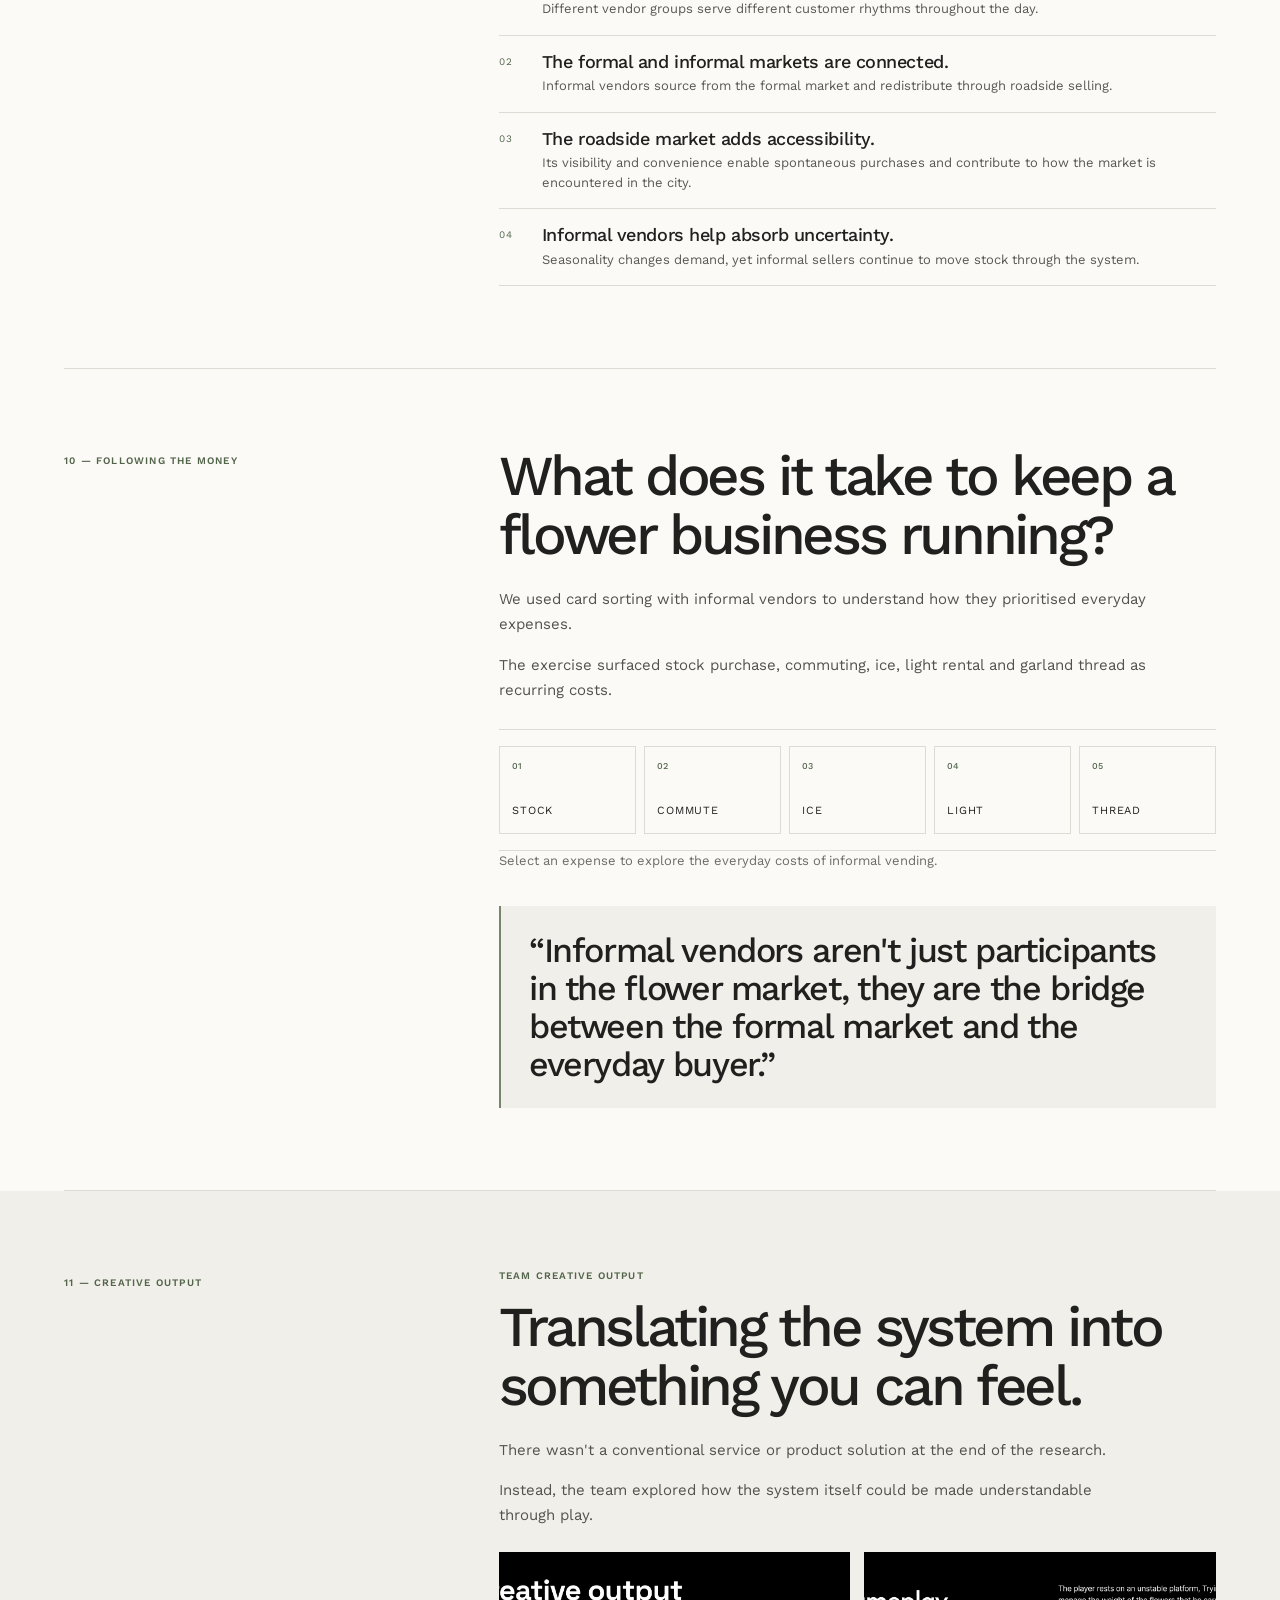
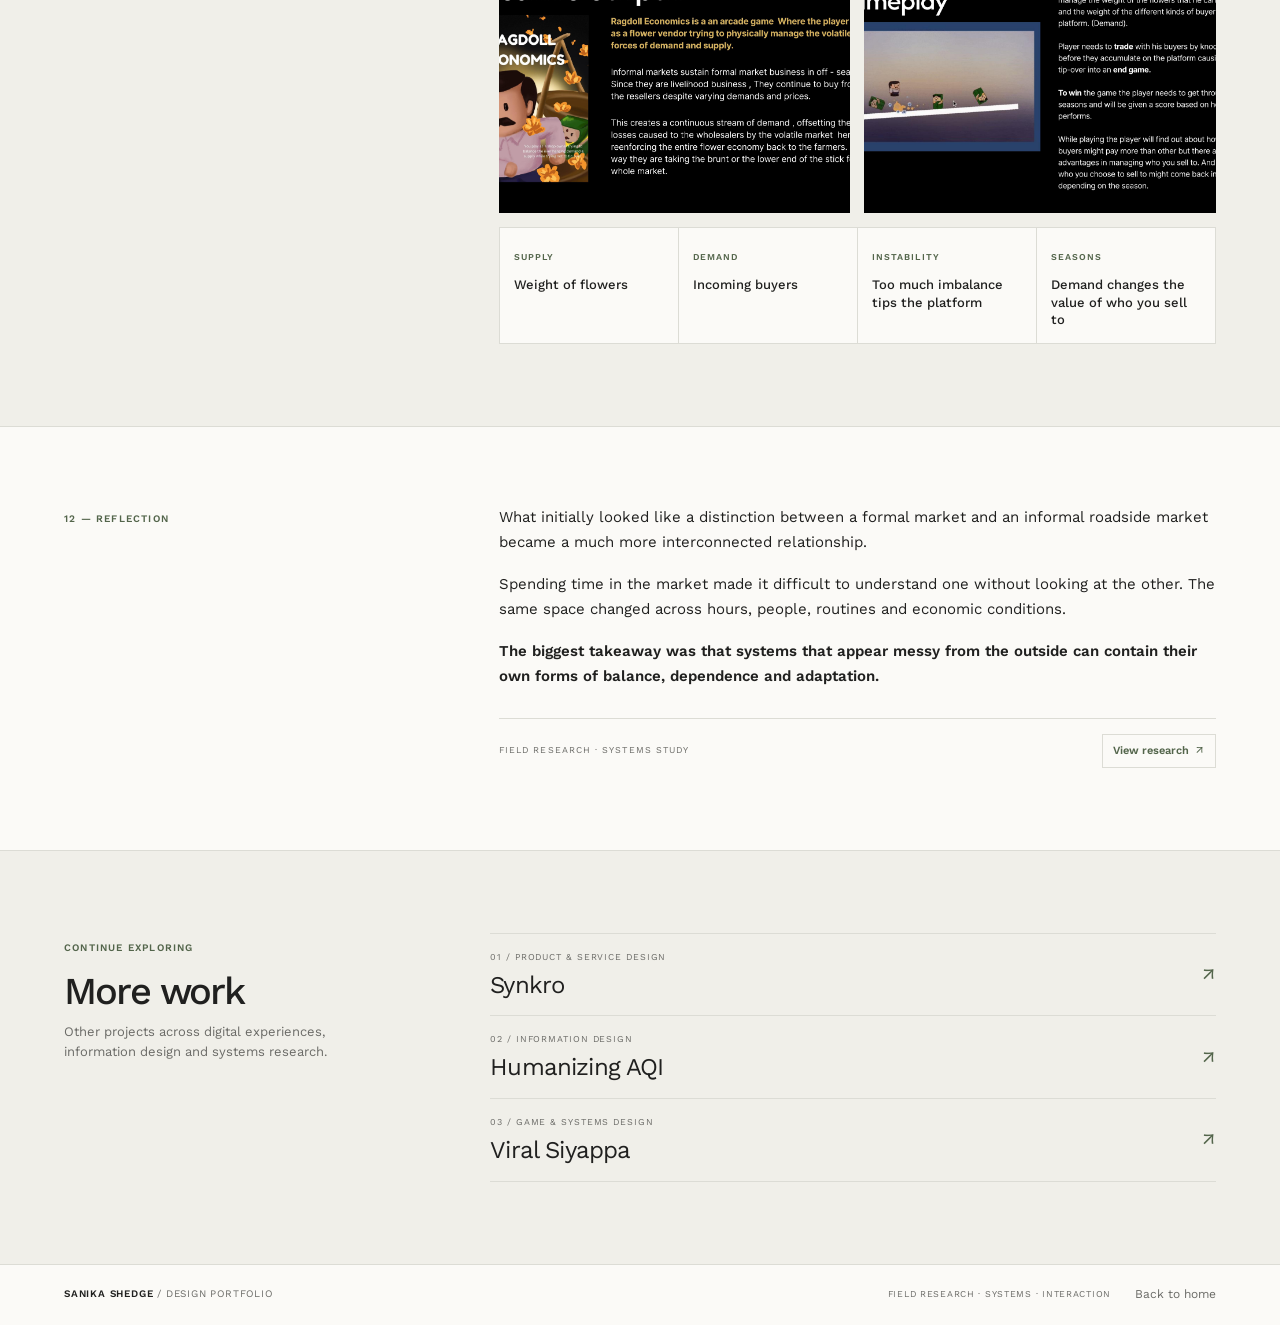
<file: portfolio_case_study/projects/Jamalpur/jamalpur.html>
<!DOCTYPE html>
<html lang="en">
<head>
<meta charset="utf-8"/>
<meta content="width=device-width, initial-scale=1.0" name="viewport"/>
<meta content="A field research study of how Ahmedabad's formal and informal flower markets depend on one another." name="description"/>
<title>Jamalpur Flower Market &mdash; Field Research | Sanika Shedge</title>
<link href="https://fonts.googleapis.com" rel="preconnect"/>
<link crossorigin="" href="https://fonts.gstatic.com" rel="preconnect"/>
<link href="https://fonts.googleapis.com/css2?family=Work+Sans:wght@400;500;600;700&amp;display=swap" rel="stylesheet"/>
<link href="jamalpur.css" rel="stylesheet"/>
<script defer="" src="jamalpur.js"></script>
</head>
<body>
<header class="site-header">
<a aria-label="Back to portfolio home" class="wordmark" href="../../../index.html">SANIKA SHEDGE<span> / DESIGN PORTFOLIO</span></a>
<a class="back-link" href="../../../index.html#work">Back to selected work <span aria-hidden="true">↗</span></a>
</header>
<main>
<section class="case-hero case-section" id="overview">
<div class="eyebrow">01 &mdash; OVERVIEW</div>
<div class="hero-grid">
<div class="hero-copy reveal">
<p class="project-kicker">FIELD RESEARCH &middot; MARKET SYSTEMS &middot; AHMEDABAD</p>
<h1>Jamalpur <span class="hero-title-sub">Flower Market</span></h1>
<p class="hero-lede">Understanding how Ahmedabad's formal and informal flower markets depend on one another.</p>
</div>
<div class="hero-image image-frame reveal-image">
<img alt="Jamalpur flower market during morning trading" src="Images/jamalpur-market.png"/>
</div>
</div>
<div class="project-meta">
<div>
<span>ROLE</span>
<strong>Field research &middot; Interviews &middot; Synthesis</strong>
</div>
<div>
<span>TEAM</span>
<strong>6 researchers</strong>
</div>
<div>
<span>TIMELINE</span>
<strong>1 week</strong>
</div>
</div>
</section>
<nav aria-label="Case study sections" class="section-nav">
<a href="#overview">Overview</a><a href="#question">The question</a><a href="#fieldwork">Entering the market</a><a href="#rhythm">The daily rhythm</a><a href="#system">How the market works</a><a href="#people">Listening to the people</a><a href="#outside">The outside market</a><a href="#mapping">Stakeholder mapping</a><a href="#findings">What we found</a><a href="#economics">Following the money</a><a href="#ragdoll">Ragdoll Economics</a><a href="#reflection">Reflection</a>
</nav>
<section class="case-section question-section" id="question">
<div class="eyebrow">02 &mdash; THE QUESTION</div><div class="section-main"><div class="question-wrap reveal">
<p class="micro-label">RESEARCH QUESTION</p>
<h2>How do Ahmedabad&rsquo;s formal and informal flower markets depend on one another?</h2>
</div></div>
</section>
<section class="case-section" id="fieldwork">
<div class="eyebrow">03 &mdash; ENTERING THE MARKET</div><div class="section-main"><div class="split-content reveal">
<h2>We didn't begin with a solution. <span class="text-highlight">We began by spending time there.</span></h2>
<div class="body-copy">
<p>Across four field days, we visited the market in different pairs and at different times of day.</p>
<p>We observed, sat with vendors, talked about their routines, followed how people moved through the market, and returned at different hours to understand what changed.</p>
<p>We spoke with roughly 8&ndash;9 vendors, a tea-stall owner, and 2&ndash;3 customers.</p>
<p class="role-note"><strong>My role:</strong> I conducted many of the interviews with outside vendors, who often spoke most comfortably in Gujarati, and contributed to persona synthesis, stakeholder mapping and visual communication.</p>
</div>
</div><div class="photo-triptych reveal-image">
<div class="image-frame"><img alt="Inside Jamalpur flower market" src="Images/jamalpur-market2.png"/></div>
<div class="image-frame"><img alt="Flower stalls inside the market" src="Images/jamalpur-market3.png"/></div>
<div class="image-frame"><img alt="A shop inside Jamalpur flower market" src="Images/jamalpur-market 4.png"/></div>
</div></div>
</section>
<section class="case-section" id="rhythm">
<div class="eyebrow">04 &mdash; THE DAILY RHYTHM</div><div class="section-main"><div class="section-heading-row reveal">
<h2>The market does not operate as <span class="text-highlight">one continuous shift.</span></h2>
<p class="section-note">Select a group to see how its day unfolds.</p>
</div><div class="timeline-widget reveal">
<div aria-label="Market participant timelines" class="timeline-groups" role="tablist">
<button class="timeline-tab is-active" data-timeline="morning" type="button">Morning vendors</button>
<button class="timeline-tab" data-timeline="afternoon" type="button">Afternoon vendors</button>
<button class="timeline-tab" data-timeline="shop" type="button">Shop owners</button>
</div>
<div aria-hidden="true" class="timeline-scale">
<span>03:00</span><span>06:00</span><span>09:00</span><span>12:00</span><span>15:00</span><span>18:00</span><span>21:00</span><span>23:00</span>
</div>
<div class="timeline-track">
<div class="timeline-fill morning is-active" data-for="morning"></div>
<div class="timeline-fill afternoon" data-for="afternoon"></div>
<div class="timeline-fill shop" data-for="shop"></div>
</div>
<div class="timeline-detail" id="timeline-detail">
<span class="timeline-detail-label">MORNING VENDORS &middot; 3 AM &mdash; 10 AM</span>
<h3>Bulk selling, speed and early footfall.</h3>
<p>They arrive before dawn, collect flowers, set up, make garlands and sell through the morning before packing up.</p>
</div>
</div><p class="pull-quote reveal">The market is a rhythm, not a static place.</p></div>
</section>
<section class="case-section" id="system">
<div class="eyebrow">05 &mdash; HOW THE MARKET WORKS</div><div class="section-main"><div class="split-content reveal">
<h2>What looks like separate spaces is actually <span class="text-highlight">one connected flow.</span></h2>
<div class="body-copy">
<p>The formal market consists of APMC-recognized wholesale and retail sellers. They buy directly from farmers and producers and supply the wider market.</p>
<p>Flowers then move through informal resellers, retail buyers and consumers &mdash; creating dependencies between parts of the market that initially looked separate.</p>
</div>
</div><div aria-label="Interactive flower market supply chain" class="supply-widget reveal">
<button class="supply-node" data-node="farmer"><span>01</span><strong>Farmer</strong><small>Source</small></button>
<span class="supply-arrow">&rarr;</span>
<button class="supply-node" data-node="formal"><span>02</span><strong>Formal market</strong><small>Wholesale / retail</small></button>
<span class="supply-arrow">&rarr;</span>
<button class="supply-node" data-node="informal"><span>03</span><strong>Informal sellers</strong><small>Redistribution</small></button>
<span class="supply-arrow">&rarr;</span>
<button class="supply-node" data-node="buyer"><span>04</span><strong>Everyday buyer</strong><small>Consumption</small></button>
</div><div class="supply-detail" id="supply-detail">Select a stage to trace how flowers move through the market.</div></div>
</section>
<section class="case-section" id="people">
<div class="eyebrow">06 &mdash; LISTENING TO THE PEOPLE</div><div class="section-main"><div class="split-content reveal">
<h2>Sometimes the most important finding is <span class="text-highlight">how people describe their position.</span></h2>
<div class="body-copy">
<p>Many of the outside vendors spoke most comfortably in Gujarati. Building familiarity through sitting, talking and spending time with them became part of the research itself.</p>
<p>One recurring concern was having to relocate their stalls when AMC officials or police arrived because the roadside stalls did not have formal permission and could contribute to traffic congestion.</p>
</div>
</div><blockquote class="field-quote reveal">
            &ldquo;We have to relocate the stalls, if the AMC people show up.&rdquo;
            <span>&mdash; recurring interview response documented in the field study</span>
</blockquote><div class="quote-note reveal">
            The research also found that raids were rare and the formal and informal markets continued to coexist through a mutual understanding. Official recognition was not identified as the primary concern for resellers.
        </div></div>
</section>
<section class="case-section" id="outside">
<div class="eyebrow">07 &mdash; THE OUTSIDE MARKET</div><div class="section-main"><div class="outside-grid reveal">
<div>
<p class="large-kicker">ACCESSIBILITY CAN LOOK LIKE DISORDER.</p>
<h2>The roadside vendors were not separate from the market. <span class="text-highlight">They were part of how customers accessed it.</span></h2>
</div>
<div class="body-copy">
<p>Customers could stop quickly, buy flowers and leave without finding parking or walking into the market.</p>
<p>The outside vendors also bought their flowers from the formal market inside, creating a direct economic relationship between the two spaces.</p>
</div>
</div><div aria-label="How the formal and outside markets connect" class="dependency-widget reveal">
<button aria-label="Select the formal market stage" aria-pressed="true" class="dependency-step is-active" data-dependency="formal" type="button">
<div class="dependency-node main">FORMAL MARKET</div>
<span class="dependency-caption">FLOWERS / SUPPLY</span>
</button>
<div class="dependency-connector">
<span class="connector-line"></span>
<span class="connector-arrow">&rarr;</span>
</div>
<button aria-label="Select the roadside vendor stage" aria-pressed="false" class="dependency-step" data-dependency="vendors" type="button">
<div class="dependency-node">OUTSIDE VENDORS</div>
<span class="dependency-caption">ROADSIDE ACCESS</span>
</button>
<div class="dependency-connector">
<span class="connector-line"></span>
<span class="connector-arrow">&rarr;</span>
</div>
<button aria-label="Select the passing customer stage" aria-pressed="false" class="dependency-step" data-dependency="customers" type="button">
<div class="dependency-node">PASSING CUSTOMERS</div>
<span class="dependency-caption">QUICK PURCHASE</span>
</button>
</div><p aria-atomic="true" aria-live="polite" class="dependency-explain reveal" id="dependency-explain">The formal market supplies flowers that later move through roadside vendors and reach everyday buyers.</p></div>
</section>
<section class="case-section stakeholder-section" id="mapping">
<div class="eyebrow">08 &mdash; STAKEHOLDER MAPPING</div><div class="section-main"><div class="stakeholder-intro reveal">
<h2>Understanding the market meant looking at <span class="text-highlight">everyone around it.</span></h2>
<p>We mapped the people and forces connected to the market, then grouped them by participation to understand who sits closest to its everyday functioning.</p>
</div></div>
<div aria-label="Interactive Jamalpur Flower Market stakeholder mapping" class="stakeholder-map-component reveal-image">
<div class="stakeholder-map-grid">
<aside class="stakeholder-map-left">
<h3 class="stakeholder-map-title">Stakeholder<br/>Mapping</h3>
<div class="stakeholder-map-legend">
<button aria-label="Filter stakeholder map to primary stakeholders" aria-pressed="false" class="stakeholder-legend-item" data-tier="primary" type="button">
<span class="stakeholder-swatch primary"></span><span class="stakeholder-legend-text">Primary</span>
</button>
<button aria-label="Filter stakeholder map to secondary stakeholders" aria-pressed="false" class="stakeholder-legend-item" data-tier="secondary" type="button">
<span class="stakeholder-swatch secondary"></span><span class="stakeholder-legend-text">Secondary</span>
</button>
<button aria-label="Filter stakeholder map to tertiary stakeholders" aria-pressed="false" class="stakeholder-legend-item" data-tier="tertiary" type="button">
<span class="stakeholder-swatch tertiary"></span><span class="stakeholder-legend-text">Tertiary</span>
</button>
</div>
</aside>
<div class="stakeholder-map-wrap">
<svg aria-label="Jamalpur Flower Market stakeholder mapping" viewBox="0 0 1000 1000">
<!-- Four clearly separated solid rings, matching the reference structure -->
<circle class="outer" cx="500" cy="500" r="470"></circle>
<circle class="ring3" cx="500" cy="500" r="355"></circle>
<circle class="ring2" cx="500" cy="500" r="235"></circle>
<circle class="core" cx="500" cy="500" r="115"></circle>
<text class="map-label" text-anchor="middle" x="500" y="478">High</text>
<text class="map-label" text-anchor="middle" x="500" y="508">Participation</text>
<g aria-label="Stakeholder: Informal resellers" class="stakeholder primary core-primary" data-tier="primary" role="button" tabindex="0"><text text-anchor="middle" x="500" y="548"><tspan dy="0" x="500">Informal resellers</tspan></text></g><g aria-label="Stakeholder: Registered Owners" class="stakeholder primary" data-tier="primary" role="button" tabindex="0"><text text-anchor="middle" x="412" y="481"><tspan dy="0" x="412">Registered Owners</tspan></text></g><g aria-label="Stakeholder: Resellers/ Shop Owners Ahmedabad" class="stakeholder primary" data-tier="primary" role="button" tabindex="0"><text text-anchor="middle" x="456" y="602"><tspan dy="0" x="456">Resellers/</tspan><tspan dy="15" x="456">Shop Owners</tspan><tspan dy="15" x="456">Ahmedabad</tspan></text></g><g aria-label="Stakeholder: Farmers/ Producers" class="stakeholder primary" data-tier="primary" role="button" tabindex="0"><text text-anchor="middle" x="575" y="585"><tspan dy="0" x="575">Farmers/</tspan><tspan dy="15" x="575">Producers</tspan></text></g><g aria-label="Stakeholder: Morning Market sellers" class="stakeholder primary" data-tier="primary" role="button" tabindex="0"><text text-anchor="middle" x="526" y="360"><tspan dy="0" x="526">Morning</tspan><tspan dy="15" x="526">Market</tspan><tspan dy="15" x="526">sellers</tspan></text></g><g aria-label="Stakeholder: Transport workers" class="stakeholder primary" data-tier="primary" role="button" tabindex="0"><text text-anchor="middle" x="642" y="340"><tspan dy="0" x="642">Transport</tspan><tspan dy="15" x="642">workers</tspan></text></g><g aria-label="Stakeholder: Ice Vendor" class="stakeholder primary" data-tier="primary" role="button" tabindex="0"><text text-anchor="middle" x="652" y="481"><tspan dy="0" x="652">Ice Vendor</tspan></text></g><g aria-label="Stakeholder: Family/Workforce of Informal Resellers" class="stakeholder primary" data-tier="primary" role="button" tabindex="0"><text text-anchor="middle" x="406" y="405"><tspan dy="0" x="406">Family/Workforce of</tspan><tspan dy="15" x="406">Informal Resellers</tspan></text></g><g aria-label="Stakeholder: Workers in the formal market" class="stakeholder primary" data-tier="primary" role="button" tabindex="0"><text text-anchor="middle" x="570" y="430"><tspan dy="0" x="570">Workers in</tspan><tspan dy="15" x="570">the formal</tspan><tspan dy="15" x="570">market</tspan></text></g><g aria-label="Stakeholder: Recurring Buyers" class="stakeholder secondary" data-tier="secondary" role="button" tabindex="0"><text text-anchor="middle" x="697" y="477"><tspan dy="0" x="697">Recurring</tspan><tspan dy="15" x="697">Buyers</tspan></text></g><g aria-label="Stakeholder: Chairman" class="stakeholder secondary" data-tier="secondary" role="button" tabindex="0"><text text-anchor="middle" x="721" y="546"><tspan dy="0" x="721">Chairman</tspan></text></g><g aria-label="Stakeholder: Food Stalls" class="stakeholder secondary" data-tier="secondary" role="button" tabindex="0"><text text-anchor="middle" x="646" y="656"><tspan dy="0" x="646">Food Stalls</tspan></text></g><g aria-label="Stakeholder: Occasional Buyers" class="stakeholder secondary" data-tier="secondary" role="button" tabindex="0"><text text-anchor="middle" x="545" y="692"><tspan dy="0" x="545">Occasional</tspan><tspan dy="15" x="545">Buyers</tspan></text></g><g aria-label="Stakeholder: Auto Drivers" class="stakeholder secondary" data-tier="secondary" role="button" tabindex="0"><text text-anchor="middle" x="449" y="685"><tspan dy="0" x="449">Auto Drivers</tspan></text></g><g aria-label="Stakeholder: Devotees" class="stakeholder secondary" data-tier="secondary" role="button" tabindex="0"><text text-anchor="middle" x="466" y="766"><tspan dy="0" x="466">Devotees</tspan></text></g><g aria-label="Stakeholder: Online Sales/ FNP, Swiggy etc" class="stakeholder secondary" data-tier="secondary" role="button" tabindex="0"><text text-anchor="middle" x="307" y="687"><tspan dy="0" x="307">Online Sales/</tspan><tspan dy="15" x="307">FNP, Swiggy etc</tspan></text></g><g aria-label="Stakeholder: Event management companies" class="stakeholder secondary" data-tier="secondary" role="button" tabindex="0"><text text-anchor="middle" x="302" y="521"><tspan dy="0" x="302">Event management</tspan><tspan dy="15" x="302">companies</tspan></text></g><g aria-label="Stakeholder: Hired Help, Sweepers" class="stakeholder secondary" data-tier="secondary" role="button" tabindex="0"><text text-anchor="middle" x="258" y="606"><tspan dy="0" x="258">Hired Help,</tspan><tspan dy="15" x="258">Sweepers</tspan></text></g><g aria-label="Stakeholder: Light and Invertor vendors" class="stakeholder secondary" data-tier="secondary" role="button" tabindex="0"><text text-anchor="middle" x="300" y="338"><tspan dy="0" x="300">Light and Invertor</tspan><tspan dy="15" x="300">vendors</tspan></text></g><g aria-label="Stakeholder: Chai person" class="stakeholder secondary" data-tier="secondary" role="button" tabindex="0"><text text-anchor="middle" x="383" y="241"><tspan dy="0" x="383">Chai person</tspan></text></g><g aria-label="Stakeholder: Wholesale flower sellers association" class="stakeholder secondary" data-tier="secondary" role="button" tabindex="0"><text text-anchor="middle" x="499" y="200"><tspan dy="0" x="499">Wholesale</tspan><tspan dy="15" x="499">flower sellers</tspan><tspan dy="15" x="499">association</tspan></text></g><g aria-label="Stakeholder: AMC" class="stakeholder secondary" data-tier="secondary" role="button" tabindex="0"><text text-anchor="middle" x="621" y="240"><tspan dy="0" x="621">AMC</tspan></text></g><g aria-label="Stakeholder: Transport Costs" class="stakeholder secondary" data-tier="secondary" role="button" tabindex="0"><text text-anchor="middle" x="758" y="314"><tspan dy="0" x="758">Transport</tspan><tspan dy="15" x="758">Costs</tspan></text></g><g aria-label="Stakeholder: Police" class="stakeholder secondary" data-tier="secondary" role="button" tabindex="0"><text text-anchor="middle" x="748" y="482"><tspan dy="0" x="748">Police</tspan></text></g><g aria-label="Stakeholder: Paper, Ribbon Vendors" class="stakeholder tertiary" data-tier="tertiary" role="button" tabindex="0"><text text-anchor="middle" x="805" y="242"><tspan dy="0" x="805">Paper,</tspan><tspan dy="15" x="805">Ribbon</tspan><tspan dy="15" x="805">Vendors</tspan></text></g><g aria-label="Stakeholder: Cart Owners/ Renters" class="stakeholder tertiary" data-tier="tertiary" role="button" tabindex="0"><text text-anchor="middle" x="849" y="539"><tspan dy="0" x="849">Cart Owners/</tspan><tspan dy="15" x="849">Renters</tspan></text></g><g aria-label="Stakeholder: Auto rickshaws" class="stakeholder tertiary" data-tier="tertiary" role="button" tabindex="0"><text text-anchor="middle" x="838" y="441"><tspan dy="0" x="838">Auto rickshaws</tspan></text></g><g aria-label="Stakeholder: Crematoriums" class="stakeholder tertiary" data-tier="tertiary" role="button" tabindex="0"><text text-anchor="middle" x="821" y="330"><tspan dy="0" x="821">Crematoriums</tspan></text></g><g aria-label="Stakeholder: Places of worship" class="stakeholder tertiary" data-tier="tertiary" role="button" tabindex="0"><text text-anchor="middle" x="157" y="280"><tspan dy="0" x="157">Places of worship</tspan></text></g><g aria-label="Stakeholder: Bus stop" class="stakeholder tertiary" data-tier="tertiary" role="button" tabindex="0"><text text-anchor="middle" x="124" y="380"><tspan dy="0" x="124">Bus stop</tspan></text></g><g aria-label="Stakeholder: Themed Holidays/ Occasions" class="stakeholder tertiary" data-tier="tertiary" role="button" tabindex="0"><text text-anchor="middle" x="807" y="679"><tspan dy="0" x="807">Themed Holidays/</tspan><tspan dy="15" x="807">Occasions</tspan></text></g><g aria-label="Stakeholder: Passerby Buyers" class="stakeholder tertiary" data-tier="tertiary" role="button" tabindex="0"><text text-anchor="middle" x="787" y="815"><tspan dy="0" x="787">Passerby</tspan><tspan dy="15" x="787">Buyers</tspan></text></g><g aria-label="Stakeholder: No of people in love in a city" class="stakeholder tertiary" data-tier="tertiary" role="button" tabindex="0"><text text-anchor="middle" x="646" y="838"><tspan dy="0" x="646">No of people in love</tspan><tspan dy="15" x="646">in a city</tspan></text></g><g aria-label="Stakeholder: Season/ Weathers" class="stakeholder tertiary" data-tier="tertiary" role="button" tabindex="0"><text text-anchor="middle" x="532" y="854"><tspan dy="0" x="532">Season/</tspan><tspan dy="15" x="532">Weathers</tspan></text></g><g aria-label="Stakeholder: Local Tourism" class="stakeholder tertiary" data-tier="tertiary" role="button" tabindex="0"><text text-anchor="middle" x="432" y="854"><tspan dy="0" x="432">Local Tourism</tspan></text></g><g aria-label="Stakeholder: Sutli sellers" class="stakeholder tertiary" data-tier="tertiary" role="button" tabindex="0"><text text-anchor="middle" x="328" y="816"><tspan dy="0" x="328">Sutli sellers</tspan></text></g><g aria-label="Stakeholder: Religious Festivals / Occasions" class="stakeholder tertiary" data-tier="tertiary" role="button" tabindex="0"><text text-anchor="middle" x="168" y="759"><tspan dy="0" x="168">Religious</tspan><tspan dy="15" x="168">Festivals /</tspan><tspan dy="15" x="168">Occasions</tspan></text></g>
</svg>
</div><p class="map-mobile-note">On smaller screens, scroll horizontally to explore the full map.</p>
</div>
</div></section>
<section class="case-section" id="findings">
<div class="eyebrow">09 &mdash; WHAT WE FOUND</div><div class="section-main"><div class="finding-intro reveal">
<h2>The formal and informal markets <span class="text-highlight">cannot really be understood separately.</span></h2>
</div><div class="finding-list reveal">
<article class="finding-item"><span>01</span><div><h3>The market changes with time.</h3><p>Different vendor groups serve different customer rhythms throughout the day.</p></div></article>
<article class="finding-item"><span>02</span><div><h3>The formal and informal markets are connected.</h3><p>Informal vendors source from the formal market and redistribute through roadside selling.</p></div></article>
<article class="finding-item"><span>03</span><div><h3>The roadside market adds accessibility.</h3><p>Its visibility and convenience enable spontaneous purchases and contribute to how the market is encountered in the city.</p></div></article>
<article class="finding-item"><span>04</span><div><h3>Informal vendors help absorb uncertainty.</h3><p>Seasonality changes demand, yet informal sellers continue to move stock through the system.</p></div></article>
</div></div>
</section>
<section class="case-section" id="economics">
<div class="eyebrow">10 &mdash; FOLLOWING THE MONEY</div><div class="section-main"><div class="split-content reveal">
<h2>What does it take to keep a flower business <span class="text-highlight">running?</span></h2>
<div class="body-copy">
<p>We used card sorting with informal vendors to understand how they prioritised everyday expenses.</p>
<p>The exercise surfaced stock purchase, commuting, ice, light rental and garland thread as recurring costs.</p>
</div>
</div><div class="expense-widget reveal">
<button data-expense="stock"><strong>01</strong><span>STOCK</span></button>
<button data-expense="commute"><strong>02</strong><span>COMMUTE</span></button>
<button data-expense="ice"><strong>03</strong><span>ICE</span></button>
<button data-expense="light"><strong>04</strong><span>LIGHT</span></button>
<button data-expense="thread"><strong>05</strong><span>THREAD</span></button>
</div><div class="expense-detail" id="expense-detail">Select an expense to explore the everyday costs of informal vending.</div><div class="insight-banner reveal">
<p>&ldquo;Informal vendors aren't just participants in the flower market, they are the bridge between the formal market and the everyday buyer.&rdquo;</p>
</div></div>
</section>
<section class="case-section ragdoll-section" id="ragdoll">
<div class="eyebrow">11 &mdash; CREATIVE OUTPUT</div><div class="section-main"><div class="split-content reveal">
<div>
<p class="large-kicker">TEAM CREATIVE OUTPUT</p>
<h2>Translating the system into <span class="text-highlight">something you can feel.</span></h2>
</div>
<div class="body-copy">
<p>There wasn't a conventional service or product solution at the end of the research.</p>
<p>Instead, the team explored how the system itself could be made understandable through play.</p>
</div>
</div><div class="ragdoll-grid reveal-image">
<div class="image-frame"><img alt="Ragdoll Economics game poster" src="../../images/jamalpur/ragdoll-poster.jpg"/></div>
<div class="image-frame"><img alt="Ragdoll Economics gameplay screen" src="../../images/jamalpur/ragdoll-gameplay.jpg"/></div>
</div><div class="game-mechanics reveal">
<div><span>SUPPLY</span><strong>Weight of flowers</strong></div>
<div><span>DEMAND</span><strong>Incoming buyers</strong></div>
<div><span>INSTABILITY</span><strong>Too much imbalance tips the platform</strong></div>
<div><span>SEASONS</span><strong>Demand changes the value of who you sell to</strong></div>
</div></div>
</section>
<section class="case-section reflection-section" id="reflection">
<div class="eyebrow">12 &mdash; REFLECTION</div><div class="section-main"><div class="reflection-copy reveal">
<p>What initially looked like a distinction between a formal market and an informal roadside market became a much more interconnected relationship.</p>
<p>Spending time in the market made it difficult to understand one without looking at the other. The same space changed across hours, people, routines and economic conditions.</p>
<p><strong>The biggest takeaway was that systems that appear messy from the outside can contain their own forms of balance, dependence and adaptation.</strong></p>
</div><div class="reflection-footer">
<span>FIELD RESEARCH &middot; SYSTEMS STUDY</span>
<a class="reflection-research-link" href="https://docs.google.com/document/d/1IJahenOGYsbGuaZl2d4ySKr40LGJtI0gdJD6MdeU0W8/edit?usp=sharing" rel="noopener" target="_blank">View research <span aria-hidden="true">&nearr;</span></a>
</div></div>
</section>
<section aria-label="Explore other case studies" class="related-work">
<div class="related-work-inner">
<div class="related-heading">
<span class="related-kicker">CONTINUE EXPLORING</span>
<h2>More work</h2>
<p>Other projects across digital experiences, information design and systems research.</p>
</div>
<div class="related-links">
<a class="related-item" href="../synkro_final/projects/synkro.html">
<span class="related-number">01 / PRODUCT &amp; SERVICE DESIGN</span>
<span class="related-title">Synkro</span><span aria-hidden="true" class="related-arrow">&nearrow;</span>
</a>
<a class="related-item" href="../Aqi/aqi.html">
<span class="related-number">02 / INFORMATION DESIGN</span>
<span class="related-title">Humanizing AQI</span><span aria-hidden="true" class="related-arrow">&nearrow;</span>
</a>
<a class="related-item" href="../Viral%20Siyappa/viral-siyappa.html">
<span class="related-number">03 / GAME &amp; SYSTEMS DESIGN</span>
<span class="related-title">Viral Siyappa</span><span aria-hidden="true" class="related-arrow">&nearrow;</span>
</a>
</div>
</div>
</section></main><footer class="site-footer">
<div class="footer-inner">
<a class="footer-wordmark" href="../../../index.html">SANIKA SHEDGE <span>/ DESIGN PORTFOLIO</span></a>
<span class="footer-note">FIELD RESEARCH &middot; SYSTEMS &middot; INTERACTION</span>
<a class="footer-home" href="../../../index.html">Back to home</a>
</div>
</footer>
<a aria-label="Back to top" class="back-top" href="#overview">&uarr;</a>
</body>
</html>
</file>
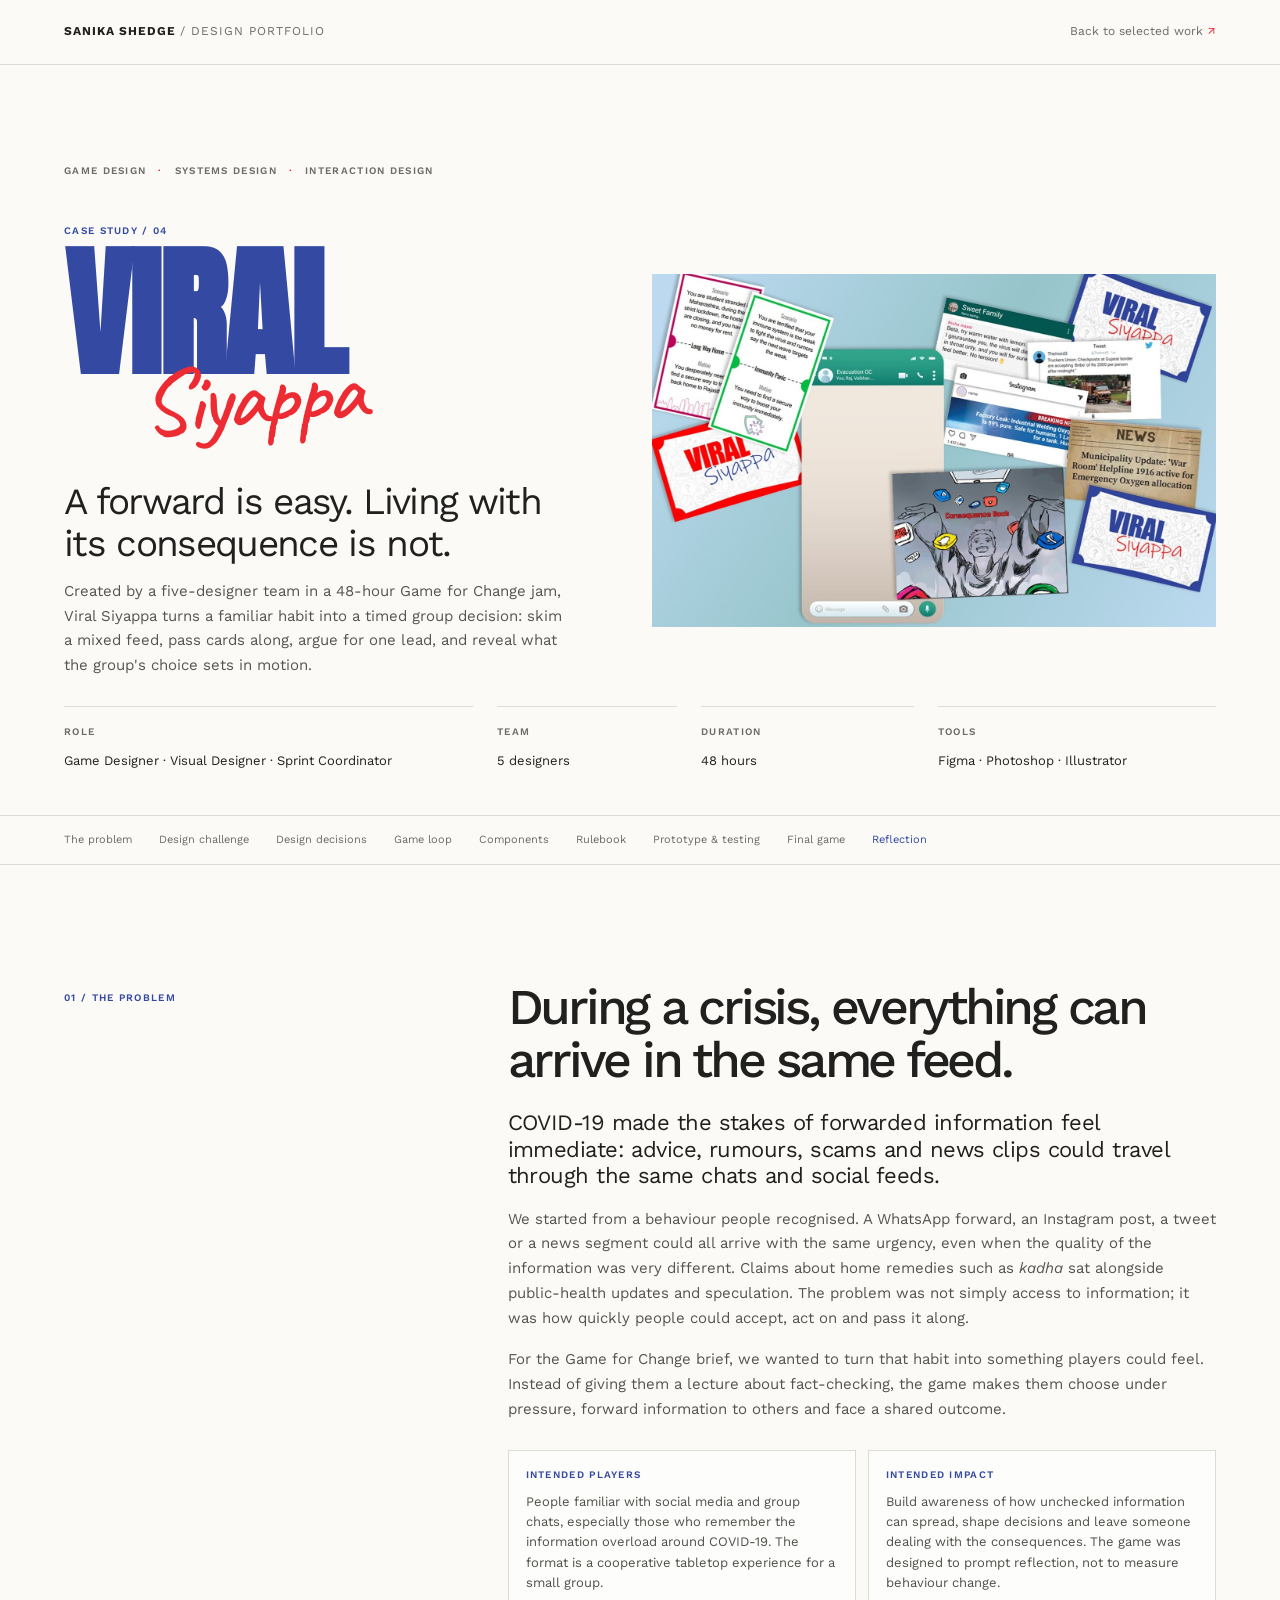
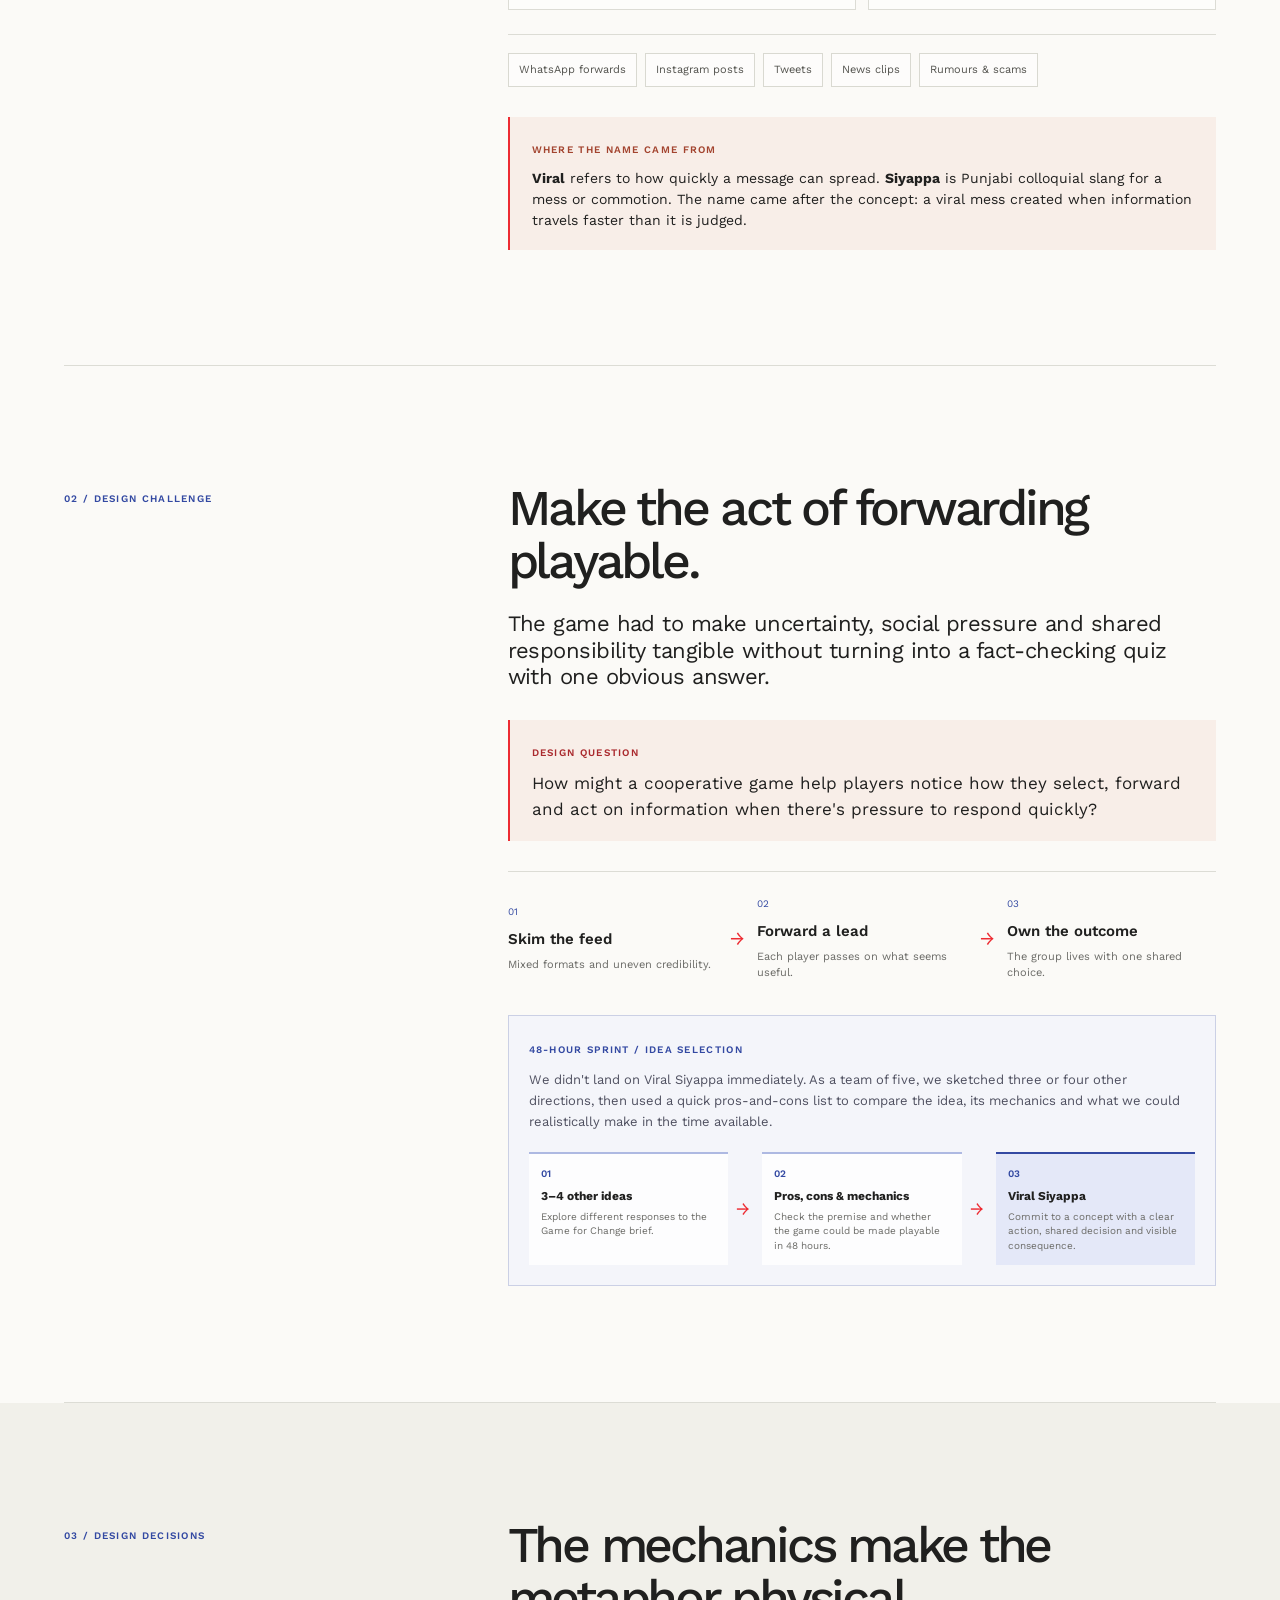
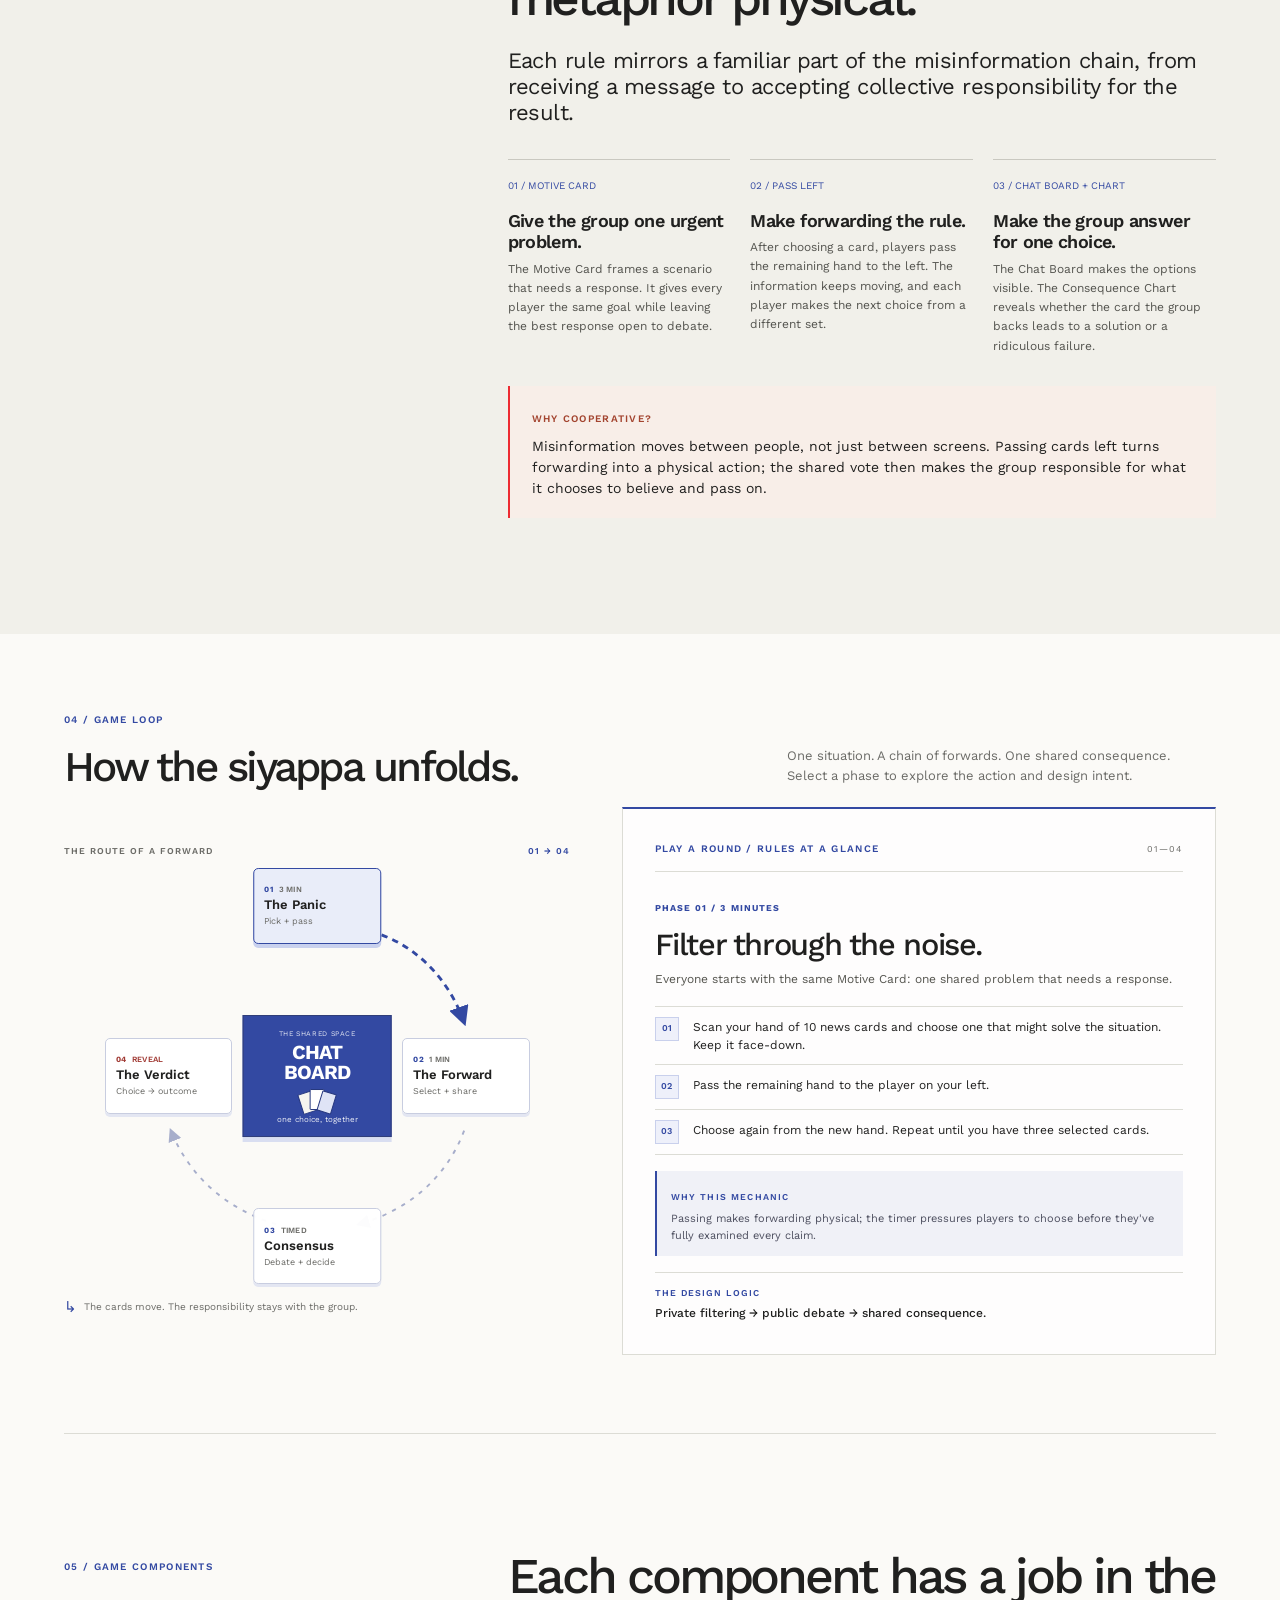
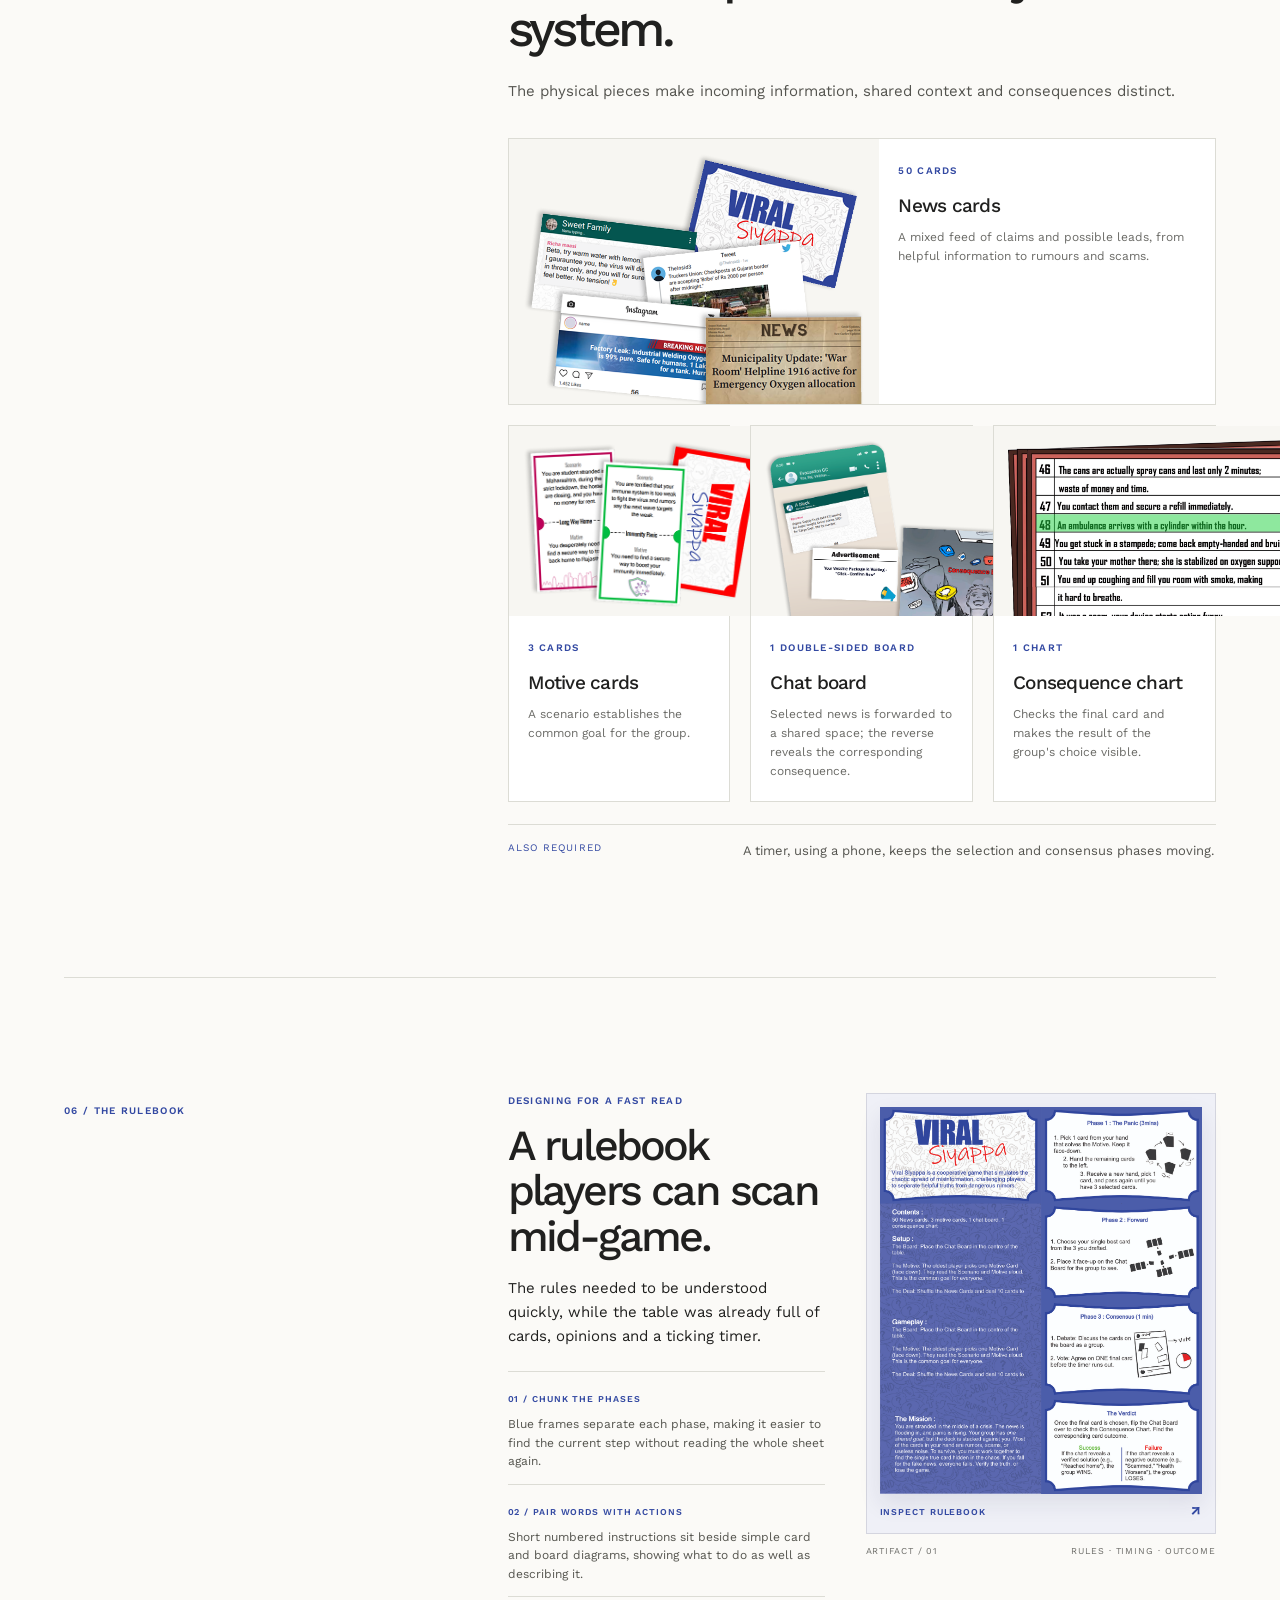
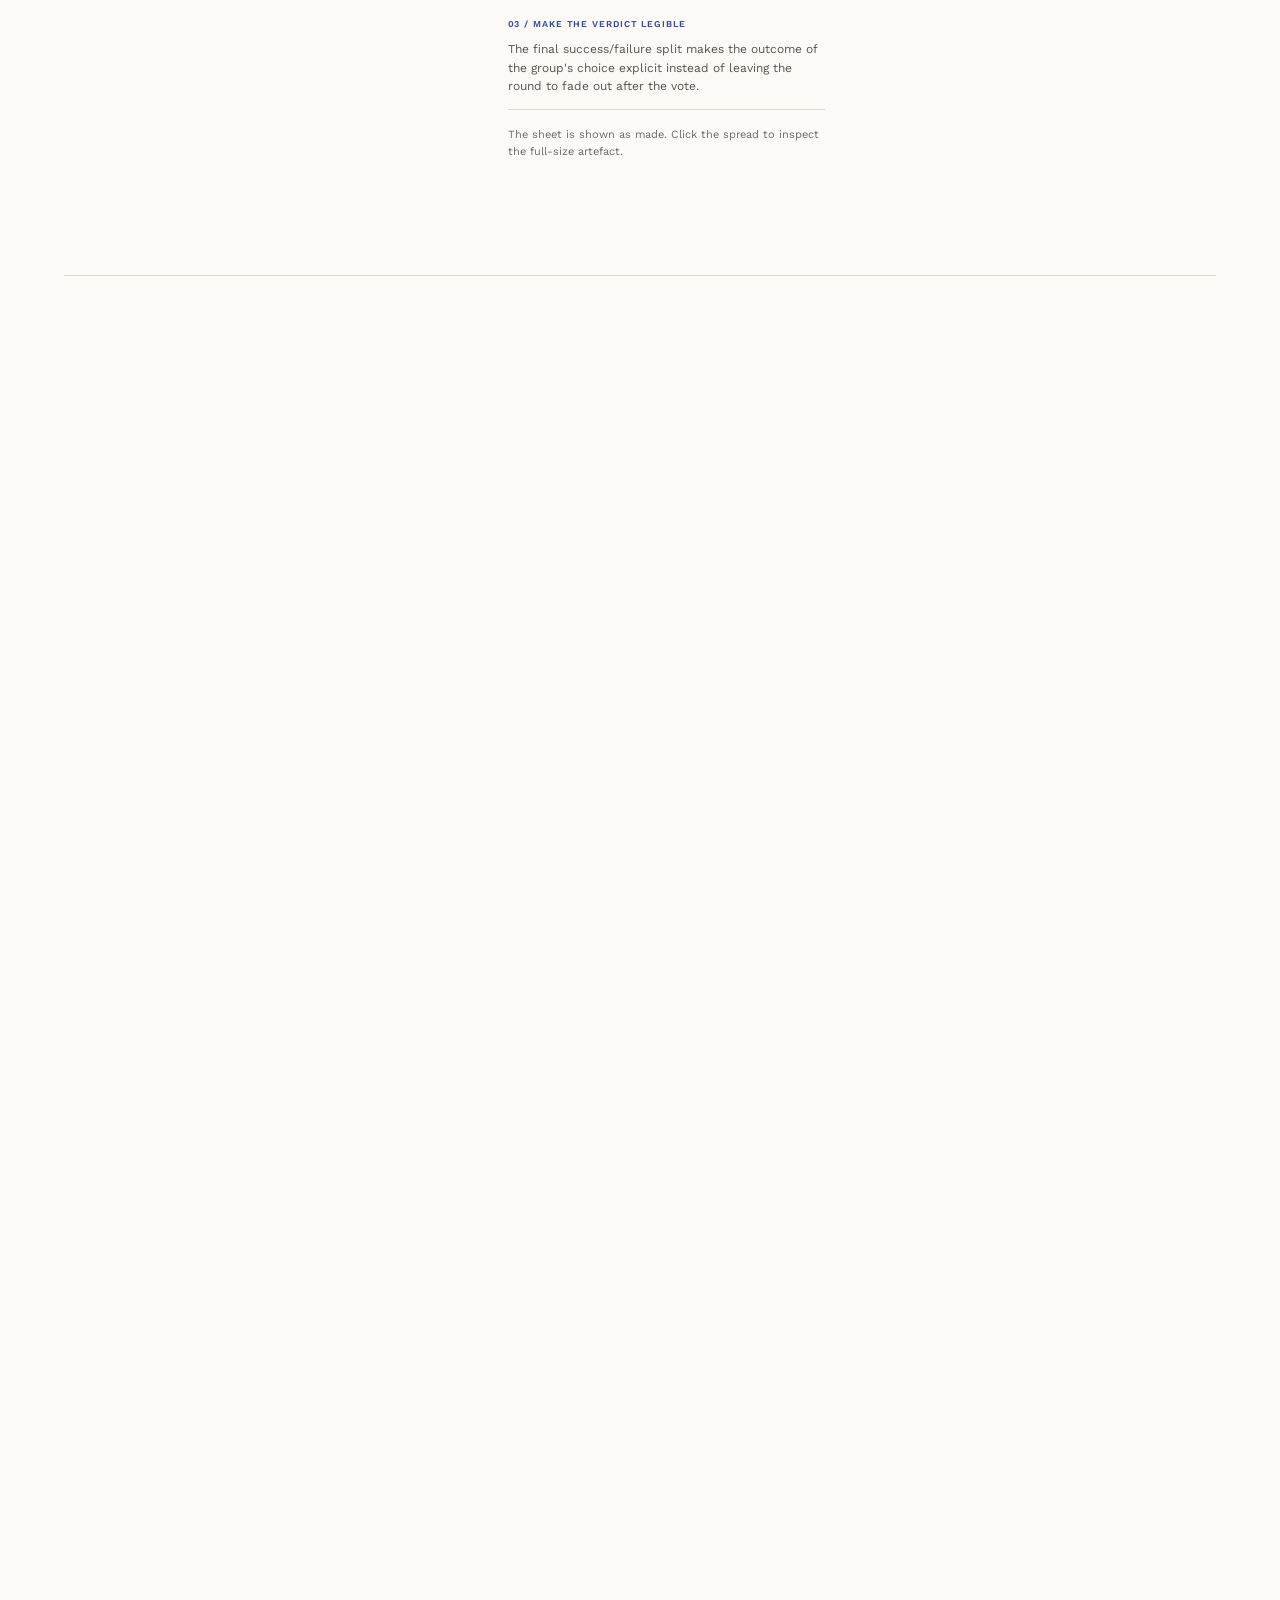
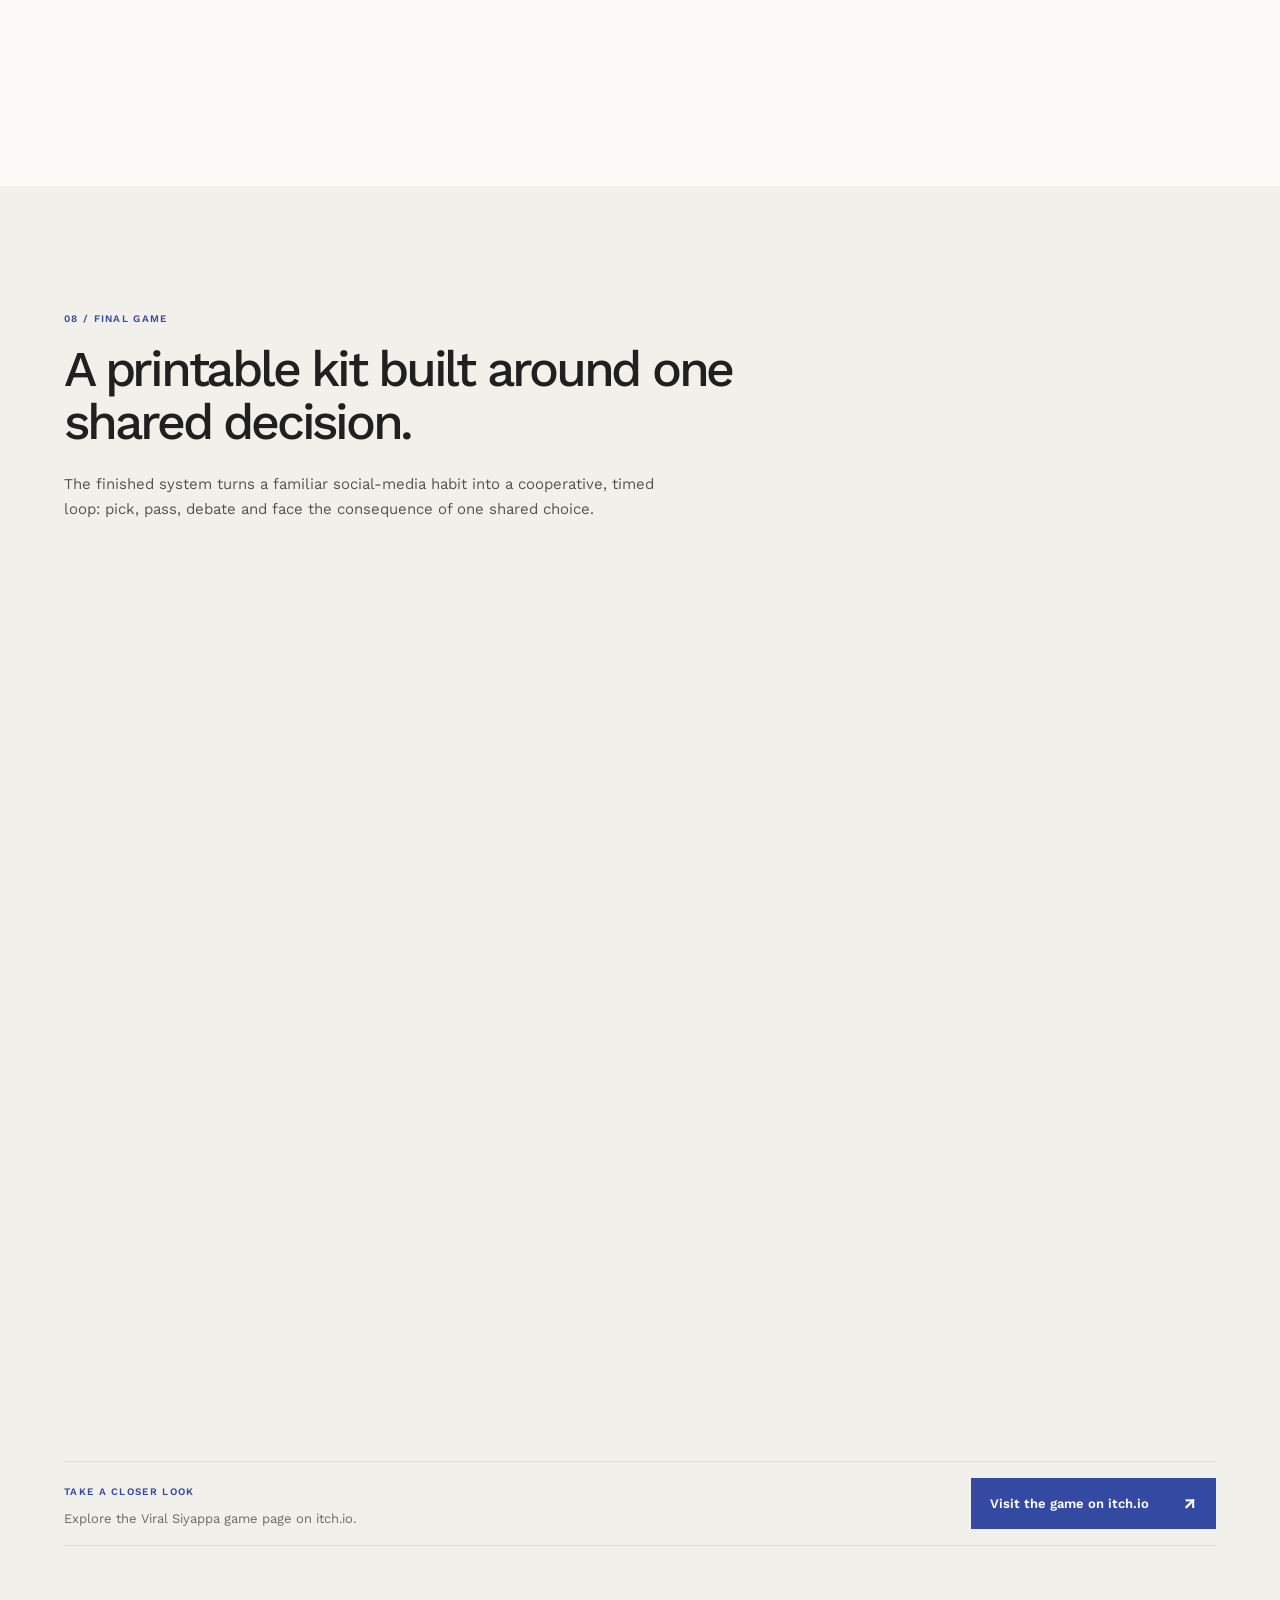
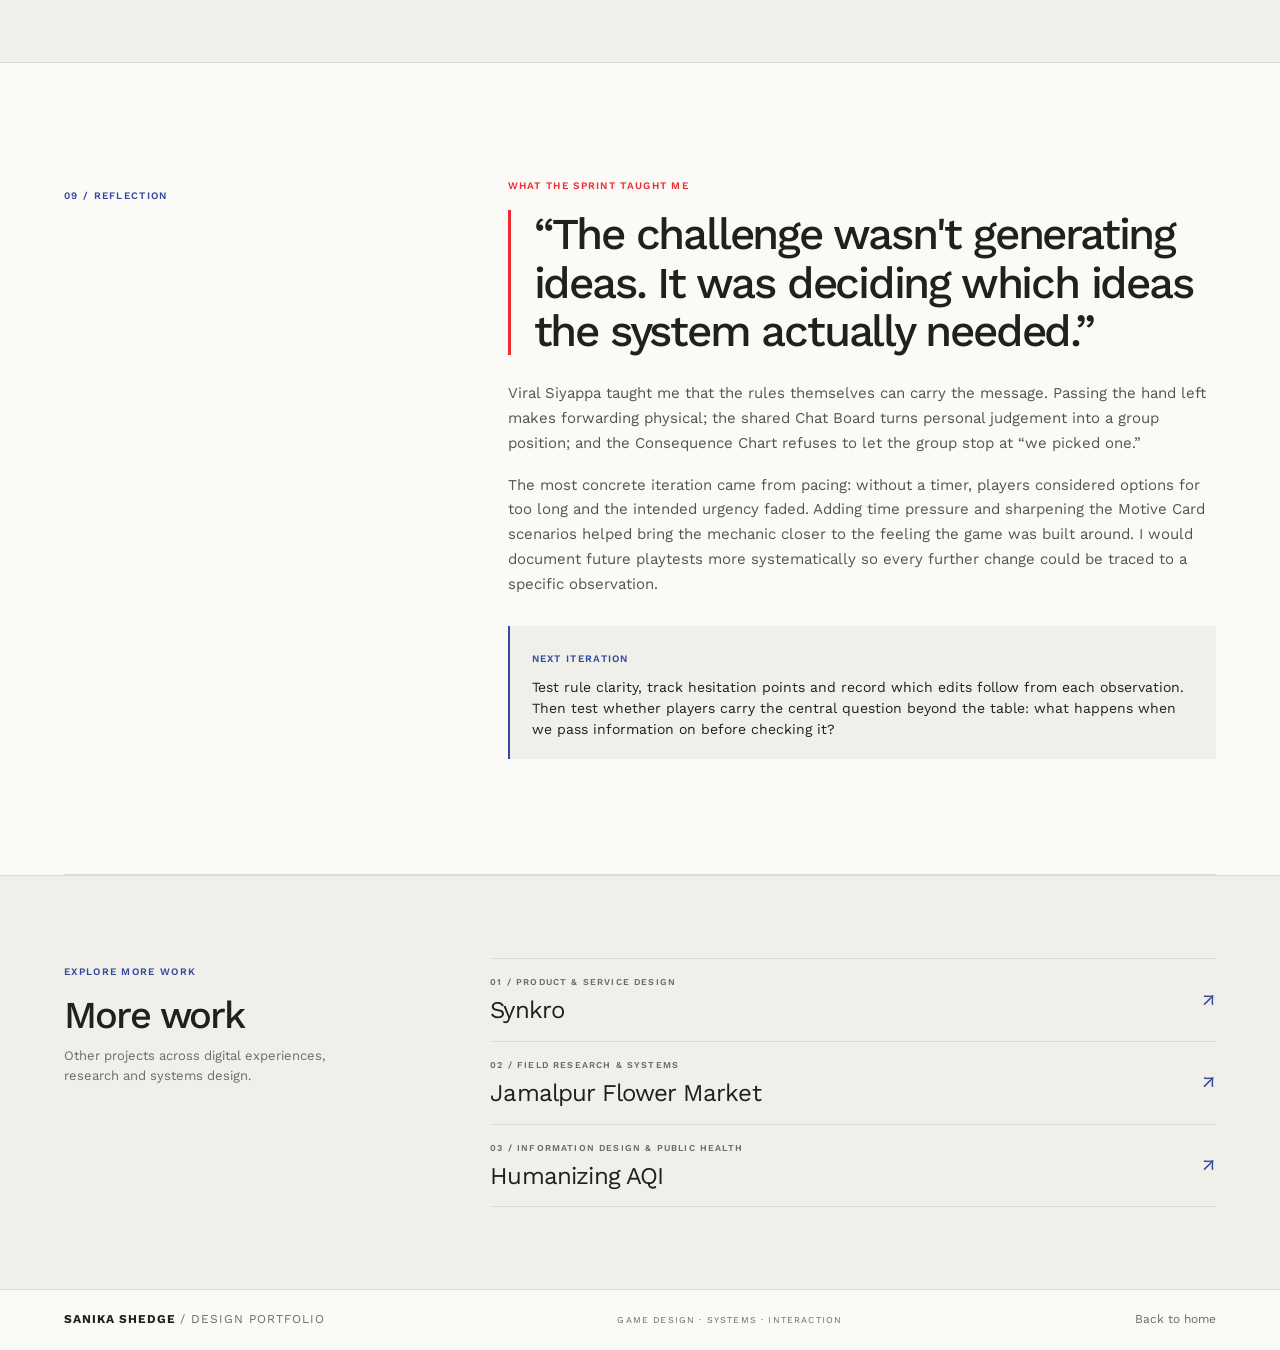
<file: portfolio_case_study/projects/Viral Siyappa/viral-siyappa.html>
<!DOCTYPE html>
<html lang="en">
<head>
<meta charset="utf-8"/>
<meta content="width=device-width, initial-scale=1.0" name="viewport"/>
<meta content="Viral Siyappa is a cooperative tabletop game created during a 48-hour Game for Change sprint. Players experience how social-media forwards become collective decisions and consequences." name="description"/>
<title>Viral Siyappa — Sanika Shedge</title>
<link href="https://fonts.googleapis.com" rel="preconnect"/>
<link crossorigin="" href="https://fonts.gstatic.com" rel="preconnect"/>
<link href="https://fonts.googleapis.com/css2?family=Caveat:wght@500;600&amp;family=Work+Sans:wght@400;500;600;700&amp;family=Anton&amp;display=swap" rel="stylesheet"/>
<link href="viral-siyappa.css" rel="stylesheet"/>
<script defer="" src="viral-siyappa.js"></script>
</head>
<body>
<a class="skip-link" href="#main-content">Skip to content</a>
<header class="site-header">
<a aria-label="Back to portfolio home" class="wordmark" href="../../../index.html">SANIKA SHEDGE<span> / DESIGN PORTFOLIO</span></a>
<a class="back-link" href="../../../index.html#work">Back to selected work <span aria-hidden="true">↗</span></a>
</header>
<main id="main-content">
<section aria-labelledby="page-title" class="case-hero section-wrap" id="top">
<p class="eyebrow"><span>GAME DESIGN</span><span>·</span><span>SYSTEMS DESIGN</span><span>·</span><span>INTERACTION DESIGN</span></p>
<div class="hero-layout">
<div class="hero-copy">
<p class="case-label">CASE STUDY / 04</p>
<h1 id="page-title"><span class="title-main">VIRAL</span><span class="title-script">Siyappa</span></h1>
<p class="hero-summary">A forward is easy. Living with its consequence is not.</p>
<p class="hero-description">Created by a five-designer team in a 48-hour Game for Change jam, Viral Siyappa turns a familiar habit into a timed group decision: skim a mixed feed, pass cards along, argue for one lead, and reveal what the group's choice sets in motion.</p>
</div>
<img alt="Viral Siyappa tabletop game setup" class="hero-art" src="Images/viral-siyappa.jpg"/>
</div>
<div class="metadata">
<div><span class="meta-label">ROLE</span><p>Game Designer · Visual Designer · Sprint Coordinator</p></div>
<div><span class="meta-label">TEAM</span><p>5 designers</p></div>
<div><span class="meta-label">DURATION</span><p>48 hours</p></div>
<div><span class="meta-label">TOOLS</span><p>Figma · Photoshop · Illustrator</p></div>
</div>
</section>
<nav aria-label="Case study sections" class="section-nav"><a href="#context">The problem</a><a href="#challenge">Design challenge</a><a href="#intent">Design decisions</a><a href="#system">Game loop</a><a href="#components">Components</a><a href="#rulebook">Rulebook</a><a href="#process">Prototype &amp; testing</a><a href="#final-game">Final game</a><a href="#reflection">Reflection</a></nav>
<section class="content-section section-wrap" id="context">
<div class="section-number">01 / THE PROBLEM</div>
<div class="section-content">
<h2>During a crisis, everything can arrive in the same feed.</h2>
<p class="lead">COVID-19 made the stakes of forwarded information feel immediate: advice, rumours, scams and news clips could travel through the same chats and social feeds.</p>
<p>We started from a behaviour people recognised. A WhatsApp forward, an Instagram post, a tweet or a news segment could all arrive with the same urgency, even when the quality of the information was very different. Claims about home remedies such as <em>kadha</em> sat alongside public-health updates and speculation. The problem was not simply access to information; it was how quickly people could accept, act on and pass it along.</p>
<p>For the Game for Change brief, we wanted to turn that habit into something players could feel. Instead of giving them a lecture about fact-checking, the game makes them choose under pressure, forward information to others and face a shared outcome.</p>
<div class="brief-grid">
<article class="brief-card"><span class="note-label">INTENDED PLAYERS</span><p>People familiar with social media and group chats, especially those who remember the information overload around COVID-19. The format is a cooperative tabletop experience for a small group.</p></article>
<article class="brief-card"><span class="note-label">INTENDED IMPACT</span><p>Build awareness of how unchecked information can spread, shape decisions and leave someone dealing with the consequences. The game was designed to prompt reflection, not to measure behaviour change.</p></article>
</div>
<div aria-label="Information formats represented in the game" class="channel-strip">
<span>WhatsApp forwards</span><span>Instagram posts</span><span>Tweets</span><span>News clips</span><span>Rumours &amp; scams</span>
</div>
<div class="context-note warm-note"><span class="note-label">WHERE THE NAME CAME FROM</span><p><strong>Viral</strong> refers to how quickly a message can spread. <strong>Siyappa</strong> is Punjabi colloquial slang for a mess or commotion. The name came after the concept: a viral mess created when information travels faster than it is judged.</p></div>
</div>
</section>
<section class="content-section section-wrap" id="challenge">
<div class="section-number">02 / DESIGN CHALLENGE</div>
<div class="section-content">
<h2>Make the act of forwarding playable.</h2>
<p class="lead">The game had to make uncertainty, social pressure and shared responsibility tangible without turning into a fact-checking quiz with one obvious answer.</p>
<div class="challenge-panel">
<span class="note-label">DESIGN QUESTION</span>
<p>How might a cooperative game help players notice how they select, forward and act on information when there's pressure to respond quickly?</p>
</div>
<div aria-label="The challenge moves from uncertainty to a shared outcome" class="challenge-contrast">
<div><span>01</span><strong>Skim the feed</strong><small>Mixed formats and uneven credibility.</small></div>
<div aria-hidden="true" class="contrast-arrow">→</div>
<div><span>02</span><strong>Forward a lead</strong><small>Each player passes on what seems useful.</small></div>
<div aria-hidden="true" class="contrast-arrow">→</div>
<div><span>03</span><strong>Own the outcome</strong><small>The group lives with one shared choice.</small></div>
</div>
<div class="ideation-filter">
<div class="ideation-heading"><span class="note-label">48-HOUR SPRINT / IDEA SELECTION</span><p>We didn't land on Viral Siyappa immediately. As a team of five, we sketched three or four other directions, then used a quick pros-and-cons list to compare the idea, its mechanics and what we could realistically make in the time available.</p></div>
<div aria-label="How the team selected the concept" class="ideation-steps">
<div><span>01</span><strong>3–4 other ideas</strong><small>Explore different responses to the Game for Change brief.</small></div>
<b aria-hidden="true">→</b>
<div><span>02</span><strong>Pros, cons &amp; mechanics</strong><small>Check the premise and whether the game could be made playable in 48 hours.</small></div>
<b aria-hidden="true">→</b>
<div class="ideation-selected"><span>03</span><strong>Viral Siyappa</strong><small>Commit to a concept with a clear action, shared decision and visible consequence.</small></div>
</div>
</div>
</div>
</section>
<section class="intent-section">
<div class="section-wrap content-section" id="intent">
<div class="section-number">03 / DESIGN DECISIONS</div>
<div class="section-content">
<h2>The mechanics make the metaphor physical.</h2>
<p class="lead">Each rule mirrors a familiar part of the misinformation chain, from receiving a message to accepting collective responsibility for the result.</p>
<div class="intent-grid">
<article><span>01 / MOTIVE CARD</span><h3>Give the group one urgent problem.</h3><p>The Motive Card frames a scenario that needs a response. It gives every player the same goal while leaving the best response open to debate.</p></article>
<article><span>02 / PASS LEFT</span><h3>Make forwarding the rule.</h3><p>After choosing a card, players pass the remaining hand to the left. The information keeps moving, and each player makes the next choice from a different set.</p></article>
<article><span>03 / CHAT BOARD + CHART</span><h3>Make the group answer for one choice.</h3><p>The Chat Board makes the options visible. The Consequence Chart reveals whether the card the group backs leads to a solution or a ridiculous failure.</p></article>
</div>
<div class="context-note warm-note"><span class="note-label">WHY COOPERATIVE?</span><p>Misinformation moves between people, not just between screens. Passing cards left turns forwarding into a physical action; the shared vote then makes the group responsible for what it chooses to believe and pass on.</p></div>
</div>
</div>
</section>

<section aria-labelledby="loop-heading" class="integrated-loop section-wrap" id="system">
<div class="section-number">04 / GAME LOOP</div>
<header class="loop-section-heading">
<h2 id="loop-heading">How the siyappa unfolds.</h2>
<p>One situation. A chain of forwards. One shared consequence. Select a phase to explore the action and design intent.</p>
</header>
<div class="loop-stage">
<div class="loop-visual-column">
<div class="loop-diagram-label"><span>THE ROUTE OF A FORWARD</span><span>01 → 04</span></div>
<div aria-label="Select a phase of the game loop" class="loop-orbit" data-active-phase="panic" role="tablist">
<svg aria-hidden="true" class="loop-orbit-arrows" focusable="false" viewbox="0 0 400 400">
<defs>
<marker id="loop-arrowhead" markerheight="7" markerwidth="7" orient="auto" refx="5.5" refy="3.5">
<path d="M0,0 L7,3.5 L0,7 Z" fill="#a7aecb"></path>
</marker>
<marker id="loop-arrowhead-active" markerheight="7" markerwidth="7" orient="auto" refx="5.5" refy="3.5">
<path d="M0,0 L7,3.5 L0,7 Z" fill="#3349a2"></path>
</marker>
</defs>
<path class="flow-path flow-to-forward" d="M239 61 C286 69 322 104 338 149" marker-end="url(#loop-arrowhead)"></path>
<path class="flow-path flow-to-consensus" d="M338 251 C321 296 285 326 239 339" marker-end="url(#loop-arrowhead)"></path>
<path class="flow-path flow-to-verdict" d="M161 339 C115 325 80 295 62 251" marker-end="url(#loop-arrowhead)"></path>
</svg>
<div aria-hidden="true" class="loop-center">
<span class="loop-center-kicker">THE SHARED SPACE</span>
<strong>CHAT<br/>BOARD</strong>
<div class="loop-center-cards"><i></i><i></i><i></i></div>
<small>one choice, together</small>
</div>
<button aria-controls="loop-panel-panic" aria-selected="true" class="loop-node loop-node-panic is-active" data-loop-phase="panic" id="loop-node-panic" role="tab" tabindex="0" type="button">
<span class="loop-node-top"><span>01</span><span>3 MIN</span></span><strong>The Panic</strong><small>Pick + pass</small>
</button>
<button aria-controls="loop-panel-forward" aria-selected="false" class="loop-node loop-node-forward" data-loop-phase="forward" id="loop-node-forward" role="tab" tabindex="-1" type="button">
<span class="loop-node-top"><span>02</span><span>1 MIN</span></span><strong>The Forward</strong><small>Select + share</small>
</button>
<button aria-controls="loop-panel-consensus" aria-selected="false" class="loop-node loop-node-consensus" data-loop-phase="consensus" id="loop-node-consensus" role="tab" tabindex="-1" type="button">
<span class="loop-node-top"><span>03</span><span>TIMED</span></span><strong>Consensus</strong><small>Debate + decide</small>
</button>
<button aria-controls="loop-panel-verdict" aria-selected="false" class="loop-node loop-node-verdict" data-loop-phase="verdict" id="loop-node-verdict" role="tab" tabindex="-1" type="button">
<span class="loop-node-top"><span>04</span><span>REVEAL</span></span><strong>The Verdict</strong><small>Choice → outcome</small>
</button>
<span aria-hidden="true" class="loop-flow-card"><span>FWD</span></span>
</div>
<p class="loop-visual-caption"><span aria-hidden="true">↳</span> The cards move. The responsibility stays with the group.</p>
</div>
<div class="loop-detail-column">
<div class="loop-detail-top"><span class="note-label">PLAY A ROUND / RULES AT A GLANCE</span><span aria-hidden="true" class="loop-detail-index">01—04</span></div>
<div aria-atomic="true" aria-live="polite" class="loop-panels">
<article aria-labelledby="loop-node-panic" class="loop-panel is-active" data-loop-panel="panic" id="loop-panel-panic" role="tabpanel">
<span class="loop-phase-kicker">PHASE 01 / 3 MINUTES</span>
<h3>Filter through the noise.</h3>
<p class="loop-panel-intro">Everyone starts with the same Motive Card: one shared problem that needs a response.</p>
<ol class="loop-steps">
<li><span>01</span><p>Scan your hand of 10 news cards and choose one that might solve the situation. Keep it face-down.</p></li>
<li><span>02</span><p>Pass the remaining hand to the player on your left.</p></li>
<li><span>03</span><p>Choose again from the new hand. Repeat until you have three selected cards.</p></li>
</ol>
<div class="loop-insight"><span class="note-label">WHY THIS MECHANIC</span><p>Passing makes forwarding physical; the timer pressures players to choose before they've fully examined every claim.</p></div>
</article>
<article aria-labelledby="loop-node-forward" class="loop-panel" data-loop-panel="forward" hidden="" id="loop-panel-forward" role="tabpanel">
<span class="loop-phase-kicker">PHASE 02 / 1 MINUTE</span>
<h3>Put one lead into the group chat.</h3>
<p class="loop-panel-intro">Players narrow their private shortlist to one message the whole group can see.</p>
<ol class="loop-steps">
<li><span>01</span><p>Choose the strongest of your three selected cards.</p></li>
<li><span>02</span><p>Place it face-up on the Chat Board, the game's shared group chat.</p></li>
</ol>
<div class="loop-insight"><span class="note-label">WHY THIS MECHANIC</span><p>Private judgement becomes public influence. Everyone now has to respond to the same visible set of forwards.</p></div>
</article>
<article aria-labelledby="loop-node-consensus" class="loop-panel" data-loop-panel="consensus" hidden="" id="loop-panel-consensus" role="tabpanel">
<span class="loop-phase-kicker">PHASE 03 / TIMED DISCUSSION</span>
<h3>Debate, persuade, agree.</h3>
<p class="loop-panel-intro">The board is full of possible answers, but the group can take only one forward.</p>
<ol class="loop-steps">
<li><span>01</span><p>Discuss the cards on the Chat Board. Challenge claims and explain why your choice seems right.</p></li>
<li><span>02</span><p>Agree on one final card before the timer runs out.</p></li>
</ol>
<div class="loop-insight"><span class="note-label">WHY THIS MECHANIC</span><p>The outcome belongs to the group, not just the person who picked a card or spoke the loudest.</p></div>
</article>
<article aria-labelledby="loop-node-verdict" class="loop-panel" data-loop-panel="verdict" hidden="" id="loop-panel-verdict" role="tabpanel">
<span class="loop-phase-kicker">PHASE 04 / CONSEQUENCE CHART</span>
<h3>The forward comes back to the group.</h3>
<p class="loop-panel-intro">The round doesn't end at a vote. The selected card has a printed outcome attached to it.</p>
<ol class="loop-steps">
<li><span>01</span><p>Flip the Chat Board and find the chosen card's number in the Consequence Chart.</p></li>
<li><span>02</span><p>Read the verdict: the group either wins with a verified solution or loses through a negative, often absurd outcome.</p></li>
</ol>
<div class="loop-outcomes">
<div class="loop-outcome-success"><span>✓</span><div><strong>Success</strong><small>A verified solution</small></div></div>
<div class="loop-outcome-failure"><span>×</span><div><strong>Failure</strong><small>A harmful or bizarre result</small></div></div>
</div>
<div class="loop-insight"><span class="note-label">WHY THIS MECHANIC</span><p>The consequence gives the group's decision a visible cost and creates a moment to reflect on what was forwarded.</p></div>
</article>
</div>
<div class="loop-detail-footer"><span>THE DESIGN LOGIC</span><strong>Private filtering → public debate → shared consequence.</strong></div>
</div>
</div>
</section><section class="content-section section-wrap" id="components">
<div class="section-number">05 / GAME COMPONENTS</div>
<div class="section-content">
<h2>Each component has a job in the system.</h2>
<p>The physical pieces make incoming information, shared context and consequences distinct.</p>
<div class="component-gallery">
<figure class="component-feature">
<div class="component-image-frame component-feature-image"><img alt="Printed Viral Siyappa news cards arranged together, presenting a mix of news reports, social posts and forwarded messages for players to evaluate in this tabletop game." class="component-image" src="Images/Cards/news-cards.png"/></div>
<figcaption><span>50 CARDS</span><strong>News cards</strong><p>A mixed feed of claims and possible leads, from helpful information to rumours and scams.</p></figcaption>
</figure>
<figure>
<div class="component-image-frame ratio-card"><img alt="Viral Siyappa motive cards showing player scenarios and shared goals." class="component-image" src="Images/Cards/motive-cards.png"/></div>
<figcaption><span>3 CARDS</span><strong>Motive cards</strong><p>A scenario establishes the common goal for the group.</p></figcaption>
</figure>
<figure>
<div class="component-image-frame ratio-board"><img alt="Viral Siyappa chat board alongside the consequence chart used to reveal the group's outcome." class="component-image" src="Images/Cards/board-consequences.png"/></div>
<figcaption><span>1 DOUBLE-SIDED BOARD</span><strong>Chat board</strong><p>Selected news is forwarded to a shared space; the reverse reveals the corresponding consequence.</p></figcaption>
</figure>
<figure>
<div class="component-image-frame ratio-board"><img alt="Printed consequence chart listing outcomes tied to cards selected during the game." class="component-image" src="Images/Cards/Consequnces.png"/></div>
<figcaption><span>1 CHART</span><strong>Consequence chart</strong><p>Checks the final card and makes the result of the group's choice visible.</p></figcaption>
</figure>
</div>
<div class="component-footnote"><span>ALSO REQUIRED</span><p>A timer, using a phone, keeps the selection and consensus phases moving.</p></div>
</div>
</section>


<section aria-labelledby="rulebook-heading" class="rulebook-exhibit section-wrap" id="rulebook">
<div class="section-number">06 / THE RULEBOOK</div>
<div class="rulebook-layout">
<div class="rulebook-copy">
<span class="note-label">DESIGNING FOR A FAST READ</span>
<h2 id="rulebook-heading">A rulebook players can scan mid-game.</h2>
<p class="lead">The rules needed to be understood quickly, while the table was already full of cards, opinions and a ticking timer.</p>
<div class="rulebook-principles">
<article><span>01 / CHUNK THE PHASES</span><p>Blue frames separate each phase, making it easier to find the current step without reading the whole sheet again.</p></article>
<article><span>02 / PAIR WORDS WITH ACTIONS</span><p>Short numbered instructions sit beside simple card and board diagrams, showing what to do as well as describing it.</p></article>
<article><span>03 / MAKE THE VERDICT LEGIBLE</span><p>The final success/failure split makes the outcome of the group's choice explicit instead of leaving the round to fade out after the vote.</p></article>
</div>
<p class="rulebook-note">The sheet is shown as made. Click the spread to inspect the full-size artefact.</p>
</div>
<figure class="rulebook-figure">
<button aria-haspopup="dialog" aria-label="Open an enlarged view of the Viral Siyappa rulebook" class="rulebook-trigger" type="button">
<span class="rulebook-image-frame"><img alt="The Viral Siyappa rulebook, with a blue cover and four illustrated gameplay phases" class="rulebook-image" src="Images/RuleBoook.jpg"/></span>
<span class="rulebook-open-label">INSPECT RULEBOOK <span aria-hidden="true">↗</span></span>
</button>
<figcaption><span>ARTIFACT / 01</span><span>RULES · TIMING · OUTCOME</span></figcaption>
</figure>
</div>
</section><dialog aria-label="Viral Siyappa rulebook" class="rulebook-dialog">
<button aria-label="Close enlarged rulebook" class="rulebook-close" type="button">×</button>
<img alt="Viral Siyappa rulebook, enlarged" src="Images/RuleBoook.jpg"/>
</dialog><section class="content-section section-wrap process-section" id="process">
<div class="section-number">07 / PROTOTYPE &amp; TESTING</div>
<div class="section-content">
<h2>The prototype changed the pace, not just the polish.</h2>
<p class="lead">Five designers, 48 hours, and three rounds of playtesting to get the core loop working.</p>
<p>We first compared three or four concepts against the Game for Change theme with a quick pros-and-cons list and a check of each idea’s mechanics. Once we chose Viral Siyappa, we prototyped the loop with paper cards and a board before committing to the final visual system.</p>
<div class="process-timeline">
<article><span>01</span><div><strong>Compare directions</strong><p>Compare three or four alternative concepts with a pros-and-cons list, checking the premise and mechanic feasibility against a 48-hour deadline.</p></div></article>
<article><span>02</span><div><strong>Make the loop playable</strong><p>Use paper cards, a Motive Card and a board to test selection, passing, discussion and outcome reveal before visual polish.</p></div></article>
<article><span>03</span><div><strong>Playtest and tune the pace</strong><p>Run three playtest rounds and watch whether the rules created the urgency the concept needed.</p></div></article>
<article><span>04</span><div><strong>Build the printed kit</strong><p>Bring the social-feed cards, Motive Cards, Chat Board, Consequence Chart and rule pamphlet into one visual system.</p></div></article>
</div>
<div class="testing-record">
<div><span class="note-label">WHAT PLAYTESTING CHANGED</span><p>The earliest version had no timer. Players spent too long weighing options, which weakened the panic and urgency the game was meant to create. We introduced a time limit for selection and rewrote the Motive Card narratives so each scenario called for a quick response.</p></div>
<div><span class="note-label">WHAT I WOULD TEST NEXT</span><p>Capture the exact moments players hesitate, whether the left-pass mechanic is clear without facilitation, and how players explain their final vote. I would also check whether the consequence feels fair, funny and understandable—not just surprising.</p></div>
</div>
</div>
<div class="process-evidence-grid">
<figure><img alt="Early paper prototype laid out on a table during game development" class="process-evidence-image ratio-process" src="Images/paper-prototype.jpg"/><figcaption>PAPER PROTOTYPE / MECHANICS BEFORE POLISH</figcaption></figure>
<figure><img alt="Players gathered around the table during a Viral Siyappa playtest" class="process-evidence-image ratio-process" src="Images/Playtesting.jpg"/><figcaption>PLAYTESTING / THREE ROUNDS</figcaption></figure>
<figure><img alt="Group of players discussing cards during a Viral Siyappa session" class="process-evidence-image ratio-process" src="Images/IMG-20261022-WA0003.jpg"/><figcaption>IN USE / GROUP DISCUSSION</figcaption></figure>
</div>
</section>
<section class="final-game-section" id="final-game">
<div class="section-wrap">
<div class="section-heading"><div class="section-number">08 / FINAL GAME</div><h2>A printable kit built around one shared decision.</h2><p>The finished system turns a familiar social-media habit into a cooperative, timed loop: pick, pass, debate and face the consequence of one shared choice.</p></div>
<div class="final-asset-grid">
<figure class="final-feature"><img alt="Viral Siyappa final game overview showing printed card designs and the visual system. Focus is on the printed kit and its component relationships." class="final-component-image ratio-final-large" src="Images/viral-siyappa.jpg"/><figcaption><span>01 / THE SYSTEM</span><p>The card set, board and visual language are designed to work as one experience.</p></figcaption></figure>
<div class="final-secondary">
<figure><img alt="Viral Siyappa printed news cards arranged together on a table." class="final-component-image ratio-final-small" src="Images/Cards/cards-on-table.png"/><figcaption><span>02 / THE INFORMATION STREAM</span><p>Different formats sit together, asking players to judge what is relevant and trustworthy.</p></figcaption></figure>
<figure><img alt="Viral Siyappa printed consequence chart with numbered possible outcomes." class="final-component-image ratio-final-small" src="Images/Cards/Consequnces.png"/><figcaption><span>03 / THE CONSEQUENCE CHART</span><p>The final choice is checked against a printed outcome rather than ending at the vote.</p></figcaption></figure>
</div>
</div>
<div class="final-game-cta-wrap">
<div class="final-game-cta-copy"><span class="note-label">TAKE A CLOSER LOOK</span><p>Explore the Viral Siyappa game page on itch.io.</p></div>
<a class="final-game-cta" href="https://sanikashedge.itch.io/viral-siyappa-a-viral-load-game" rel="noopener noreferrer" target="_blank">Visit the game on itch.io <span aria-hidden="true">↗</span></a>
</div>
</div>
</section>
<section class="content-section section-wrap reflection-section" id="reflection">
<div class="section-number">09 / REFLECTION</div>
<div class="section-content">
<p class="reflection-kicker">WHAT THE SPRINT TAUGHT ME</p>
<blockquote>“The challenge wasn't generating ideas. It was deciding which ideas the system actually needed.”</blockquote>
<p>Viral Siyappa taught me that the rules themselves can carry the message. Passing the hand left makes forwarding physical; the shared Chat Board turns personal judgement into a group position; and the Consequence Chart refuses to let the group stop at “we picked one.”</p>
<p>The most concrete iteration came from pacing: without a timer, players considered options for too long and the intended urgency faded. Adding time pressure and sharpening the Motive Card scenarios helped bring the mechanic closer to the feeling the game was built around. I would document future playtests more systematically so every further change could be traced to a specific observation.</p>
<div class="reflection-note"><span class="note-label">NEXT ITERATION</span><p>Test rule clarity, track hesitation points and record which edits follow from each observation. Then test whether players carry the central question beyond the table: what happens when we pass information on before checking it?</p></div>
</div>
</section>
<section aria-labelledby="related-heading" class="related-work">
<div class="related-work-inner section-wrap">
<div class="related-heading"><span class="related-kicker">EXPLORE MORE WORK</span><h2 id="related-heading">More work</h2><p>Other projects across digital experiences, research and systems design.</p></div>
<div class="related-links">
<a class="related-item" href="../synkro_final/projects/synkro.html"><span class="related-number">01 / PRODUCT &amp; SERVICE DESIGN</span><span class="related-title">Synkro</span><span aria-hidden="true" class="related-arrow">↗</span></a>
<a class="related-item" href="../Jamalpur/jamalpur.html"><span class="related-number">02 / FIELD RESEARCH &amp; SYSTEMS</span><span class="related-title">Jamalpur Flower Market</span><span aria-hidden="true" class="related-arrow">↗</span></a>
<a class="related-item" href="../Aqi/aqi.html"><span class="related-number">03 / INFORMATION DESIGN &amp; PUBLIC HEALTH</span><span class="related-title">Humanizing AQI</span><span aria-hidden="true" class="related-arrow">↗</span></a>
</div>
</div>
</section>
</main>
<div class="case-study-float-nav" aria-label="Page navigation">
    <div class="case-study-float-nav__links">
        <a class="case-study-float-nav__link"
           href="/"
           data-label="Home"
           aria-label="Home"
           title="Home">
            <span aria-hidden="true">⌂</span>
        </a>

        <a class="case-study-float-nav__link"
           href="/#work"
           data-label="Work"
           aria-label="Work"
           title="Work">
            <span aria-hidden="true">※</span>
        </a>
    </div>

    <button aria-label="Back to top"
            class="back-to-top"
            title="Back to top"
            type="button">↑</button>
</div>
<footer class="site-footer">
<a class="wordmark" href="../../../index.html">SANIKA SHEDGE<span> / DESIGN PORTFOLIO</span></a>
<span class="footer-note">GAME DESIGN · SYSTEMS · INTERACTION</span>
<a class="footer-top" href="../../../index.html">Back to home</a>
</footer>
</body>
</html>
</file>
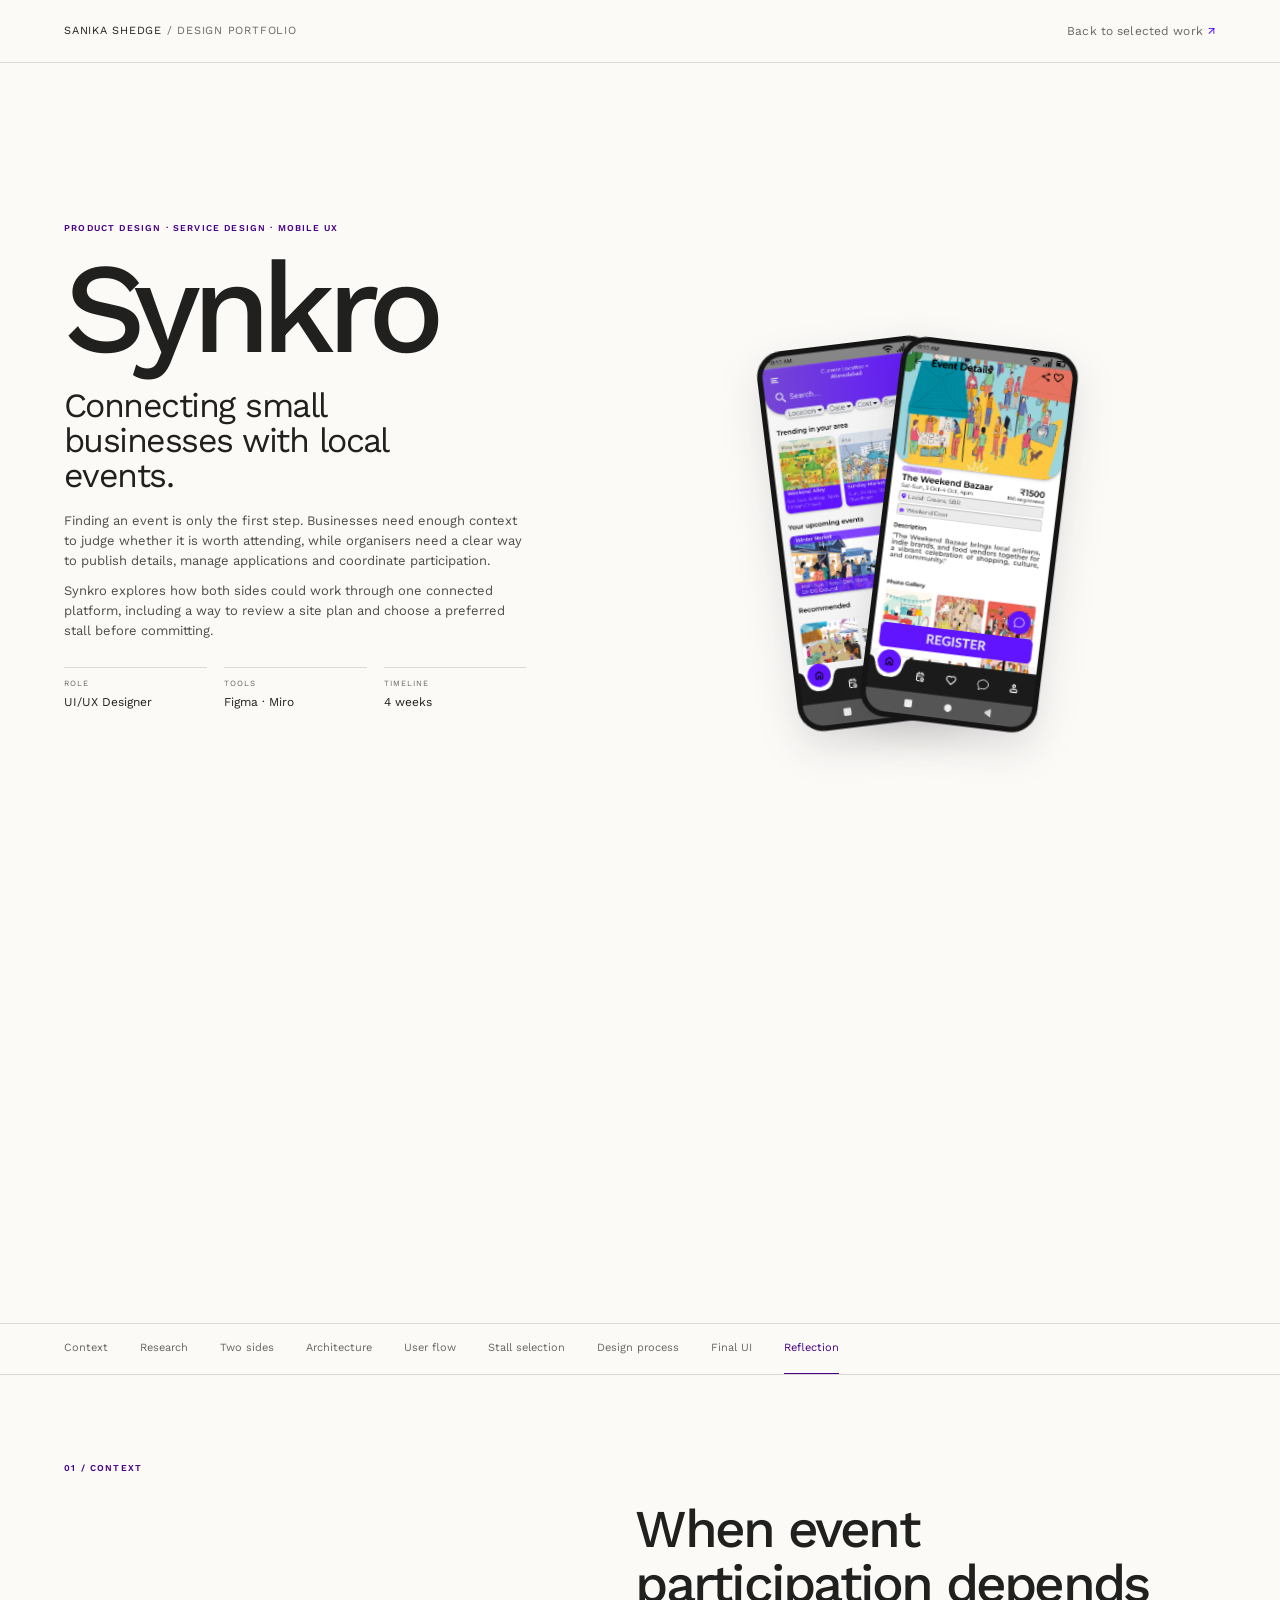
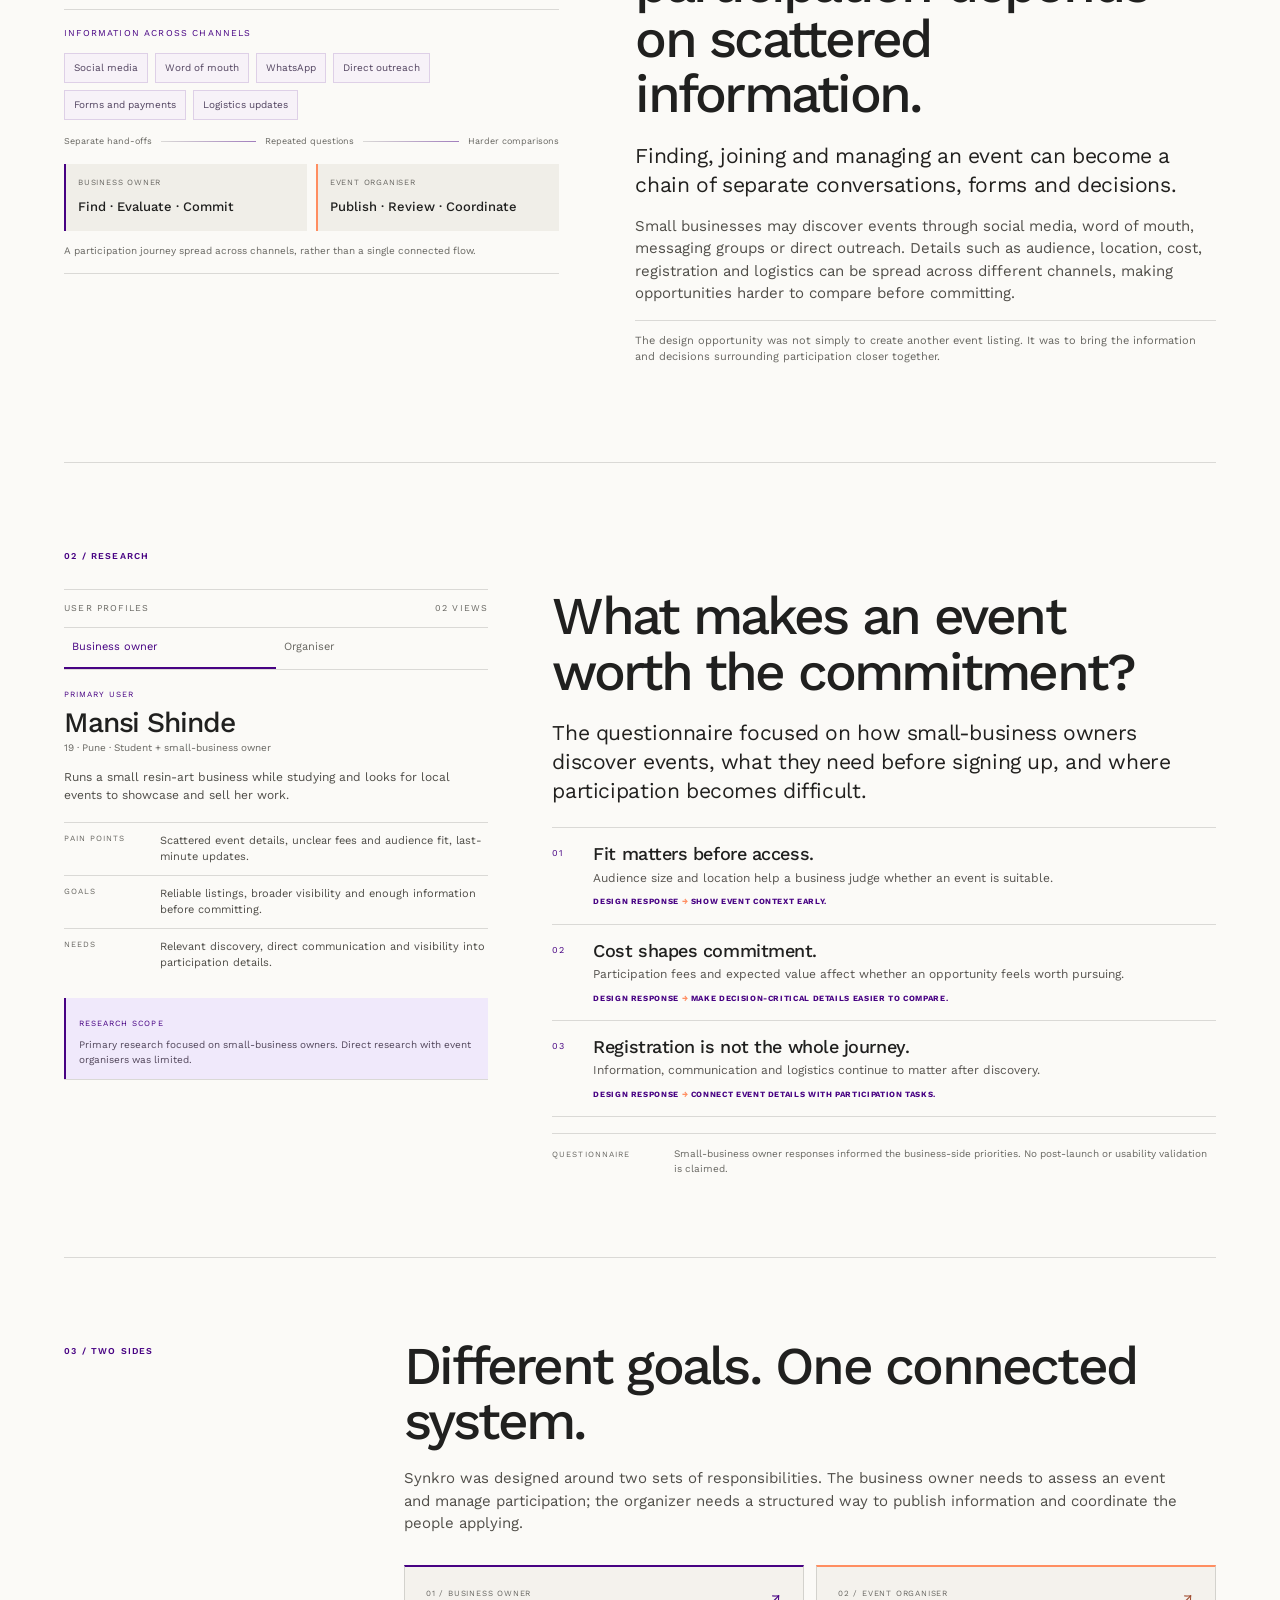
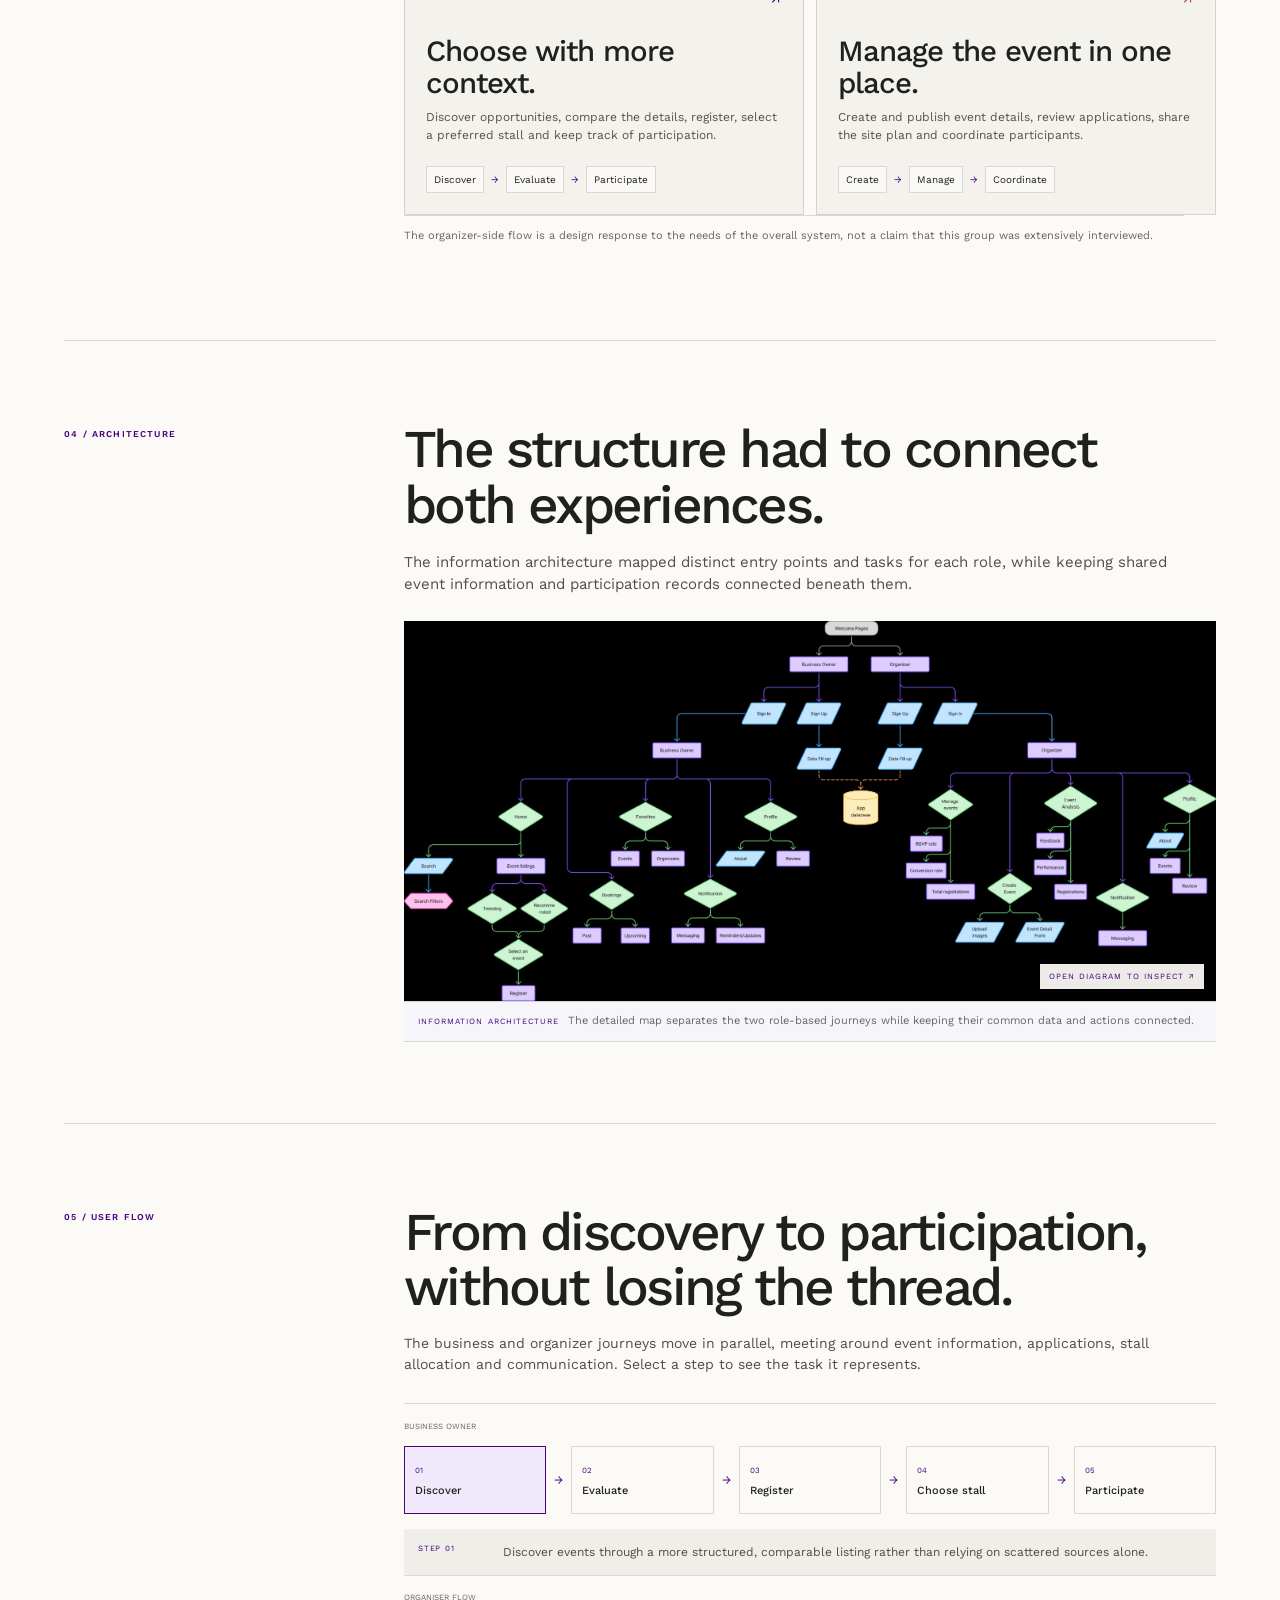
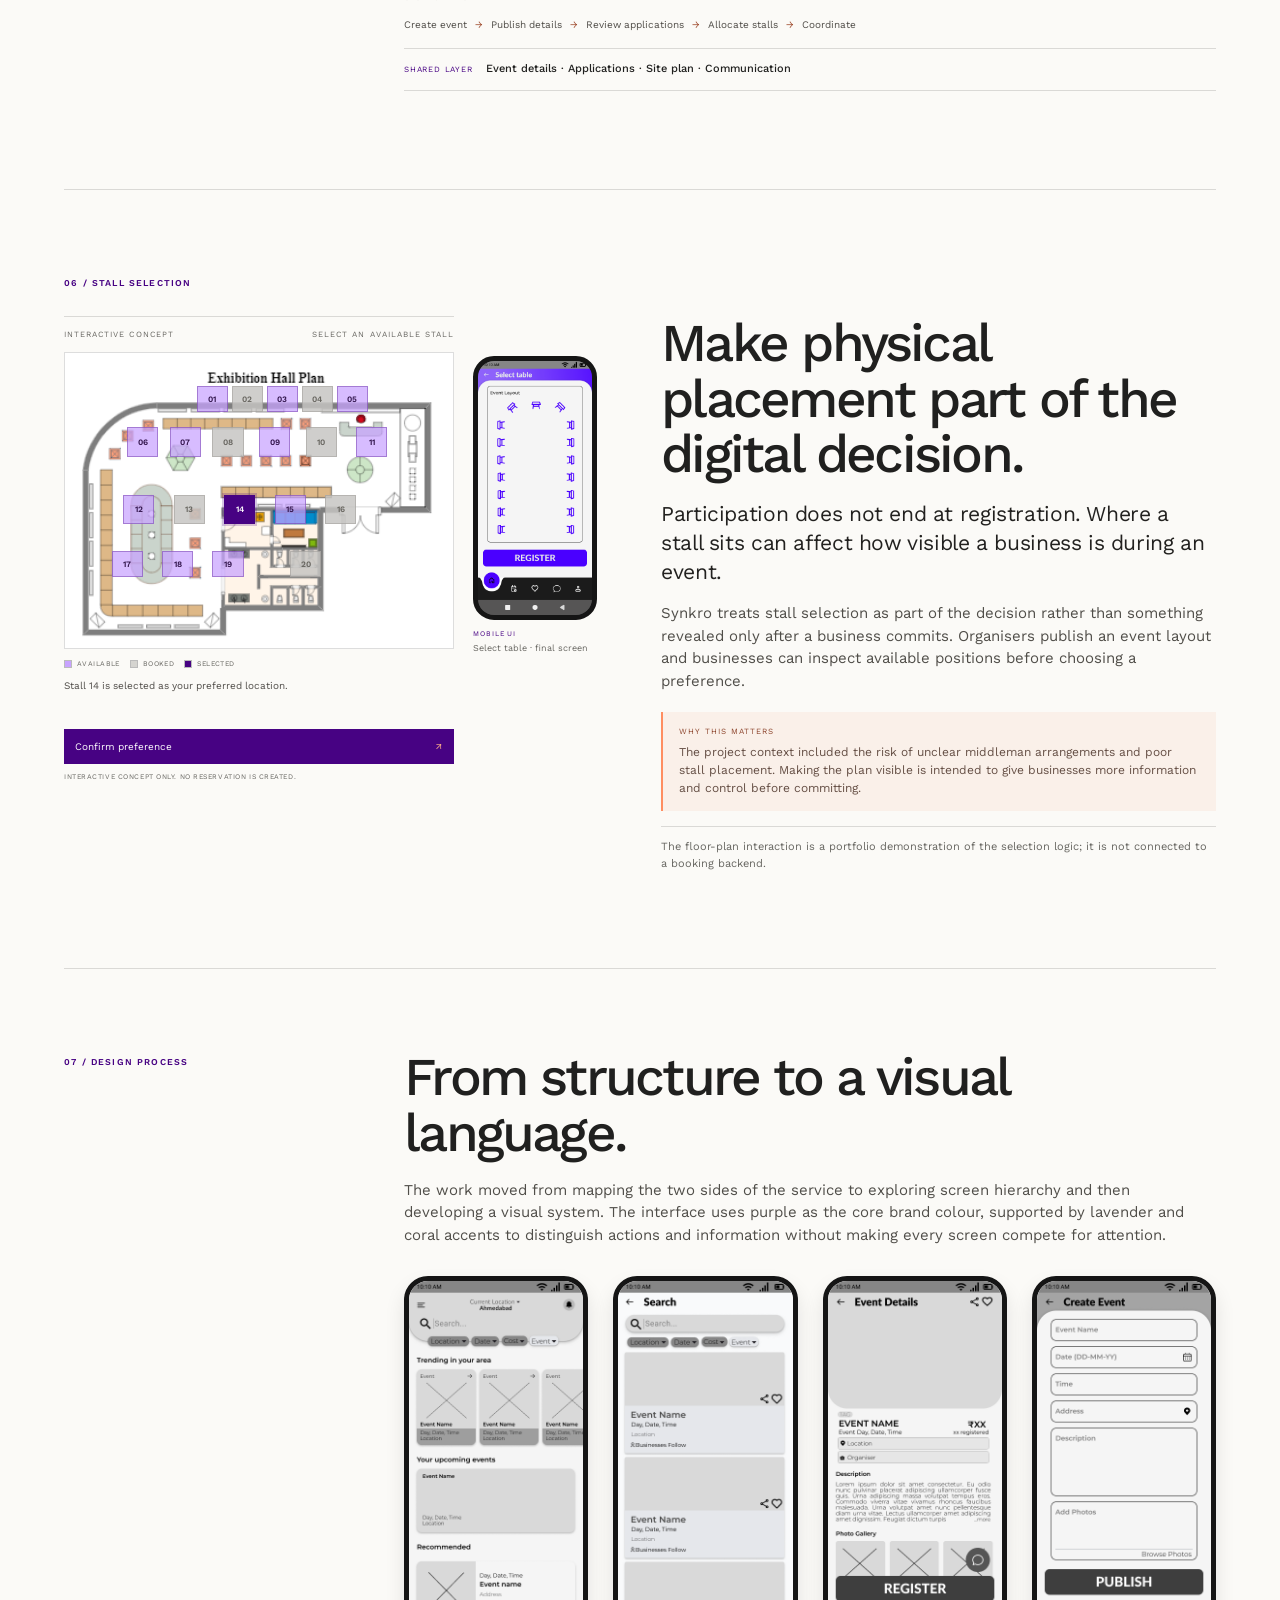
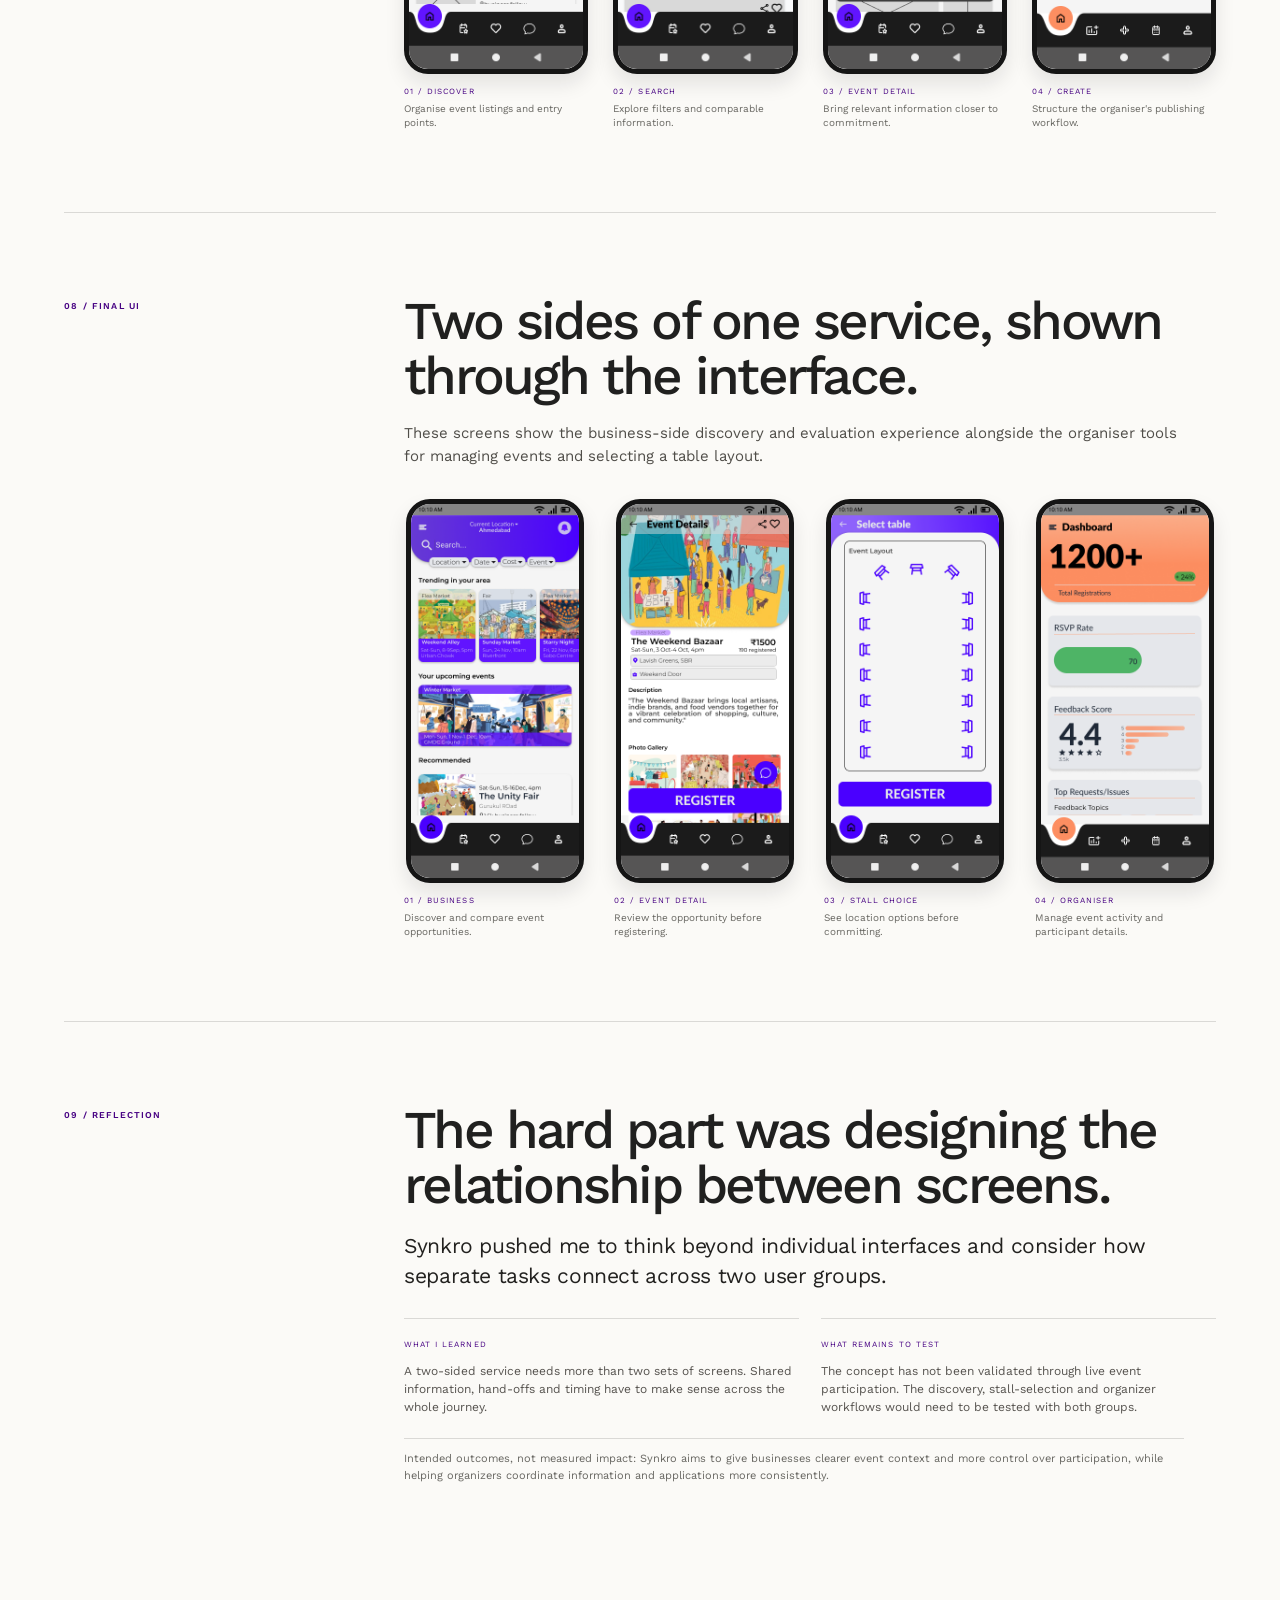
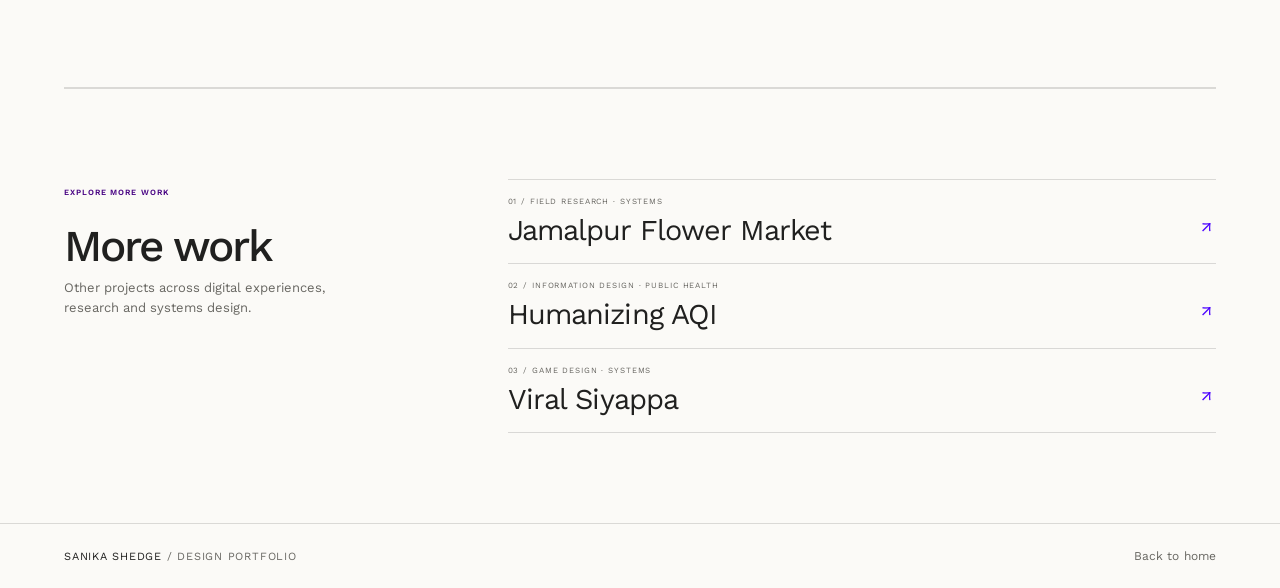
<file: portfolio_case_study/projects/synkro_final/projects/synkro.html>
<!DOCTYPE html>
<html lang="en">
<head>
  <meta charset="UTF-8">
  <meta name="viewport" content="width=device-width, initial-scale=1.0">
  <meta name="description" content="Synkro is a service and product design concept connecting small businesses with local events through clearer discovery, participation and stall selection.">
  <title>Synkro - Sanika Shedge</title>
  <link rel="preconnect" href="https://fonts.googleapis.com">
  <link rel="preconnect" href="https://fonts.gstatic.com" crossorigin>
  <link href="https://fonts.googleapis.com/css2?family=Work+Sans:wght@400;500;600;700&display=swap" rel="stylesheet">
  <link rel="stylesheet" href="synkro.css">
  <script src="synkro.js" defer></script>
</head>
<body>
  <header class="site-header" id="top">
    <a class="wordmark" href="../../../../index.html">SANIKA SHEDGE<span> / DESIGN PORTFOLIO</span></a>
    <a class="back-link" href="../../../../index.html#work">Back to selected work <span>↗</span></a>
  </header>

  <main id="case-study-main">
    <!-- OVERVIEW / SCROLL-LINKED HERO -->
    <section class="case-hero hero-scroll section-wrap" id="overview" aria-labelledby="project-title">
      <div class="hero-sticky">
        <div class="hero-content">
          <div class="hero-copy">
            <p class="project-kicker">PRODUCT DESIGN · SERVICE DESIGN · MOBILE UX</p>
            <h1 id="project-title">Synkro</h1>
            <p class="hero-summary">Connecting small businesses with local events.</p>
            <div class="hero-description">
              <p>Finding an event is only the first step. Businesses need enough context to judge whether it is worth attending, while organisers need a clear way to publish details, manage applications and coordinate participation.</p>
              <p>Synkro explores how both sides could work through one connected platform, including a way to review a site plan and choose a preferred stall before committing.</p>
            </div>
            <div class="metadata" aria-label="Project details">
              <div><span class="meta-label">ROLE</span><p>UI/UX Designer</p></div>
              <div><span class="meta-label">TOOLS</span><p>Figma · Miro</p></div>
              <div><span class="meta-label">TIMELINE</span><p>4 weeks</p></div>
            </div>
          </div>
          <div class="hero-visual">
            <div class="hero-phones" aria-label="Two mobile interfaces from Synkro">
              <figure class="hero-phone hero-phone-left">
                <div class="phone-shell"><img src="../images/synkro/hero-left.png" alt="Synkro business-side event discovery interface"></div>
              </figure>
              <figure class="hero-phone hero-phone-right">
                <div class="phone-shell"><img src="../images/synkro/hero-right.png" alt="Synkro event detail and registration interface"></div>
              </figure>
            </div>
          </div>
        </div>
      </div>
    </section>

    <!-- Sticky index starts after the overview, like the AQI case study. -->
    <nav class="section-nav" aria-label="Case study sections">
      <a href="#context">Context</a>
      <a href="#research">Research</a>
      <a href="#system">Two sides</a>
      <a href="#architecture">Architecture</a>
      <a href="#journey">User flow</a>
      <a href="#stall">Stall selection</a>
      <a href="#design">Design process</a>
      <a href="#final">Final UI</a>
      <a href="#reflection">Reflection</a>
    </nav>

    <!-- CONTEXT / PROBLEM -->
    <section class="content-section section-wrap context-section" id="context">
      <div class="section-number">01 / CONTEXT</div>
      <div class="context-layout">
        <div class="context-visual">
          <div class="channel-label">INFORMATION ACROSS CHANNELS</div>
          <div class="channel-list">
            <span>Social media</span><span>Word of mouth</span><span>WhatsApp</span><span>Direct outreach</span><span>Forms and payments</span><span>Logistics updates</span>
          </div>
          <div class="channel-connector"><span>Separate hand-offs</span><i></i><span>Repeated questions</span><i></i><span>Harder comparisons</span></div>
          <div class="fragmented-roles">
            <div><span>BUSINESS OWNER</span><strong>Find · Evaluate · Commit</strong></div>
            <div><span>EVENT ORGANISER</span><strong>Publish · Review · Coordinate</strong></div>
          </div>
          <p class="visual-caption">A participation journey spread across channels, rather than a single connected flow.</p>
        </div>
        <div class="section-content context-copy">
          <h2>When event participation depends on scattered information.</h2>
          <p class="lead">Finding, joining and managing an event can become a chain of separate conversations, forms and decisions.</p>
          <p>Small businesses may discover events through social media, word of mouth, messaging groups or direct outreach. Details such as audience, location, cost, registration and logistics can be spread across different channels, making opportunities harder to compare before committing.</p>
          <p class="small-note">The design opportunity was not simply to create another event listing. It was to bring the information and decisions surrounding participation closer together.</p>
        </div>
      </div>
    </section>

    <!-- RESEARCH -->
    <section class="content-section section-wrap research-section" id="research">
      <div class="section-number">02 / RESEARCH</div>
      <div class="research-layout">
        <aside class="persona-card" aria-label="Switch between the two Synkro user profiles">
          <div class="persona-card-heading"><span>USER PROFILES</span><span>02 VIEWS</span></div>
          <div class="persona-tabs" role="tablist" aria-label="Synkro user profiles">
            <button class="persona-tab is-active" id="persona-tab-business" role="tab" aria-selected="true" aria-controls="persona-panel-business" data-persona="business" type="button">Business owner</button>
            <button class="persona-tab" id="persona-tab-organizer" role="tab" aria-selected="false" aria-controls="persona-panel-organizer" data-persona="organizer" type="button">Organiser</button>
          </div>
          <div class="persona-panel is-active" id="persona-panel-business" data-persona-panel="business" role="tabpanel" aria-labelledby="persona-tab-business">
            <span class="persona-role">PRIMARY USER</span>
            <h3>Mansi Shinde</h3>
            <p class="persona-meta">19 · Pune · Student + small-business owner</p>
            <p class="persona-bio">Runs a small resin-art business while studying and looks for local events to showcase and sell her work.</p>
            <div class="persona-data-grid">
              <div><span>PAIN POINTS</span><p>Scattered event details, unclear fees and audience fit, last-minute updates.</p></div>
              <div><span>GOALS</span><p>Reliable listings, broader visibility and enough information before committing.</p></div>
              <div><span>NEEDS</span><p>Relevant discovery, direct communication and visibility into participation details.</p></div>
            </div>
            <div class="persona-note"><span>RESEARCH SCOPE</span><p>Primary research focused on small-business owners. Direct research with event organisers was limited.</p></div>
          </div>
          <div class="persona-panel" id="persona-panel-organizer" data-persona-panel="organizer" role="tabpanel" aria-labelledby="persona-tab-organizer" hidden>
            <span class="persona-role persona-role-organizer">SYSTEM USER</span>
            <h3>Event organiser</h3>
            <p class="persona-meta">Creates and manages local events</p>
            <p class="persona-bio">Needs a structured way to publish an event, review applications, share the site plan and coordinate participants.</p>
            <div class="persona-data-grid">
              <div><span>RESPONSIBILITIES</span><p>Create event requirements, manage applications and coordinate stalls.</p></div>
              <div><span>NEEDS</span><p>Clear information, organised participant records and a central place for updates.</p></div>
              <div><span>DESIGN RESPONSE</span><p>Create → Publish → Review → Allocate → Coordinate.</p></div>
            </div>
            <div class="persona-note persona-note-warm"><span>DESIGN REQUIREMENT</span><p>Organiser-side tasks are system requirements in this concept, not findings validated through direct organiser interviews.</p></div>
          </div>
        </aside>

        <div class="research-evidence section-content">
          <h2>What makes an event worth the commitment?</h2>
          <p class="lead">The questionnaire focused on how small-business owners discover events, what they need before signing up, and where participation becomes difficult.</p>
          <div class="evidence-list">
            <article><span>01</span><div><h3>Fit matters before access.</h3><p>Audience size and location help a business judge whether an event is suitable.</p><strong>DESIGN RESPONSE <b>→</b> Show event context early.</strong></div></article>
            <article><span>02</span><div><h3>Cost shapes commitment.</h3><p>Participation fees and expected value affect whether an opportunity feels worth pursuing.</p><strong>DESIGN RESPONSE <b>→</b> Make decision-critical details easier to compare.</strong></div></article>
            <article><span>03</span><div><h3>Registration is not the whole journey.</h3><p>Information, communication and logistics continue to matter after discovery.</p><strong>DESIGN RESPONSE <b>→</b> Connect event details with participation tasks.</strong></div></article>
          </div>
          <div class="research-evidence-foot"><span>QUESTIONNAIRE</span><p>Small-business owner responses informed the business-side priorities. No post-launch or usability validation is claimed.</p></div>
        </div>
      </div>
    </section>

    <!-- THE TWO SIDES -->
    <section class="content-section section-wrap two-col" id="system">
      <div class="section-number">03 / TWO SIDES</div>
      <div class="section-content">
        <h2>Different goals. One connected system.</h2>
        <p>Synkro was designed around two sets of responsibilities. The business owner needs to assess an event and manage participation; the organizer needs a structured way to publish information and coordinate the people applying.</p>
        <div class="two-sided-system">
          <article class="side-panel business-side">
            <div class="side-panel-head"><span>01 / BUSINESS OWNER</span><span class="side-mark">↗</span></div>
            <h3>Choose with more context.</h3>
            <p>Discover opportunities, compare the details, register, select a preferred stall and keep track of participation.</p>
            <div class="action-sequence"><span>Discover</span><i>→</i><span>Evaluate</span><i>→</i><span>Participate</span></div>
          </article>
          <article class="side-panel organizer-side">
            <div class="side-panel-head"><span>02 / EVENT ORGANISER</span><span class="side-mark">↗</span></div>
            <h3>Manage the event in one place.</h3>
            <p>Create and publish event details, review applications, share the site plan and coordinate participants.</p>
            <div class="action-sequence"><span>Create</span><i>→</i><span>Manage</span><i>→</i><span>Coordinate</span></div>
          </article>
        </div>
        <p class="small-note">The organizer-side flow is a design response to the needs of the overall system, not a claim that this group was extensively interviewed.</p>
      </div>
    </section>

    <!-- INFORMATION ARCHITECTURE -->
    <section class="content-section section-wrap two-col" id="architecture">
      <div class="section-number">04 / ARCHITECTURE</div>
      <div class="section-content">
        <h2>The structure had to connect both experiences.</h2>
        <p>The information architecture mapped distinct entry points and tasks for each role, while keeping shared event information and participation records connected beneath them.</p>
        <figure class="wide-artifact ia-artifact">
          <button class="artifact-open" type="button" data-lightbox-target="ia-dialog" aria-label="Open the Synkro information architecture diagram at full size">
            <img src="../images/synkro/ia-detail.jpg" alt="Detailed Synkro information architecture separating the business-owner and organiser experiences while connecting shared event data">
            <span class="artifact-open-label">OPEN DIAGRAM TO INSPECT ↗</span>
          </button>
          <figcaption><span>INFORMATION ARCHITECTURE</span> The detailed map separates the two role-based journeys while keeping their common data and actions connected.</figcaption>
        </figure>
      </div>
    </section>

    <!-- JOURNEY -->
    <section class="content-section section-wrap two-col" id="journey">
      <div class="section-number">05 / USER FLOW</div>
      <div class="section-content">
        <h2>From discovery to participation, without losing the thread.</h2>
        <p class="section-intro-copy">The business and organizer journeys move in parallel, meeting around event information, applications, stall allocation and communication. Select a step to see the task it represents.</p>
        <div class="journey-interaction">
          <div class="journey-track-wrap">
            <span class="journey-role">BUSINESS OWNER</span>
            <div class="journey-track" role="group" aria-label="Business owner journey steps">
              <button class="journey-step is-active" type="button" data-flow="discover"><span>01</span><strong>Discover</strong></button>
              <i>→</i>
              <button class="journey-step" type="button" data-flow="evaluate"><span>02</span><strong>Evaluate</strong></button>
              <i>→</i>
              <button class="journey-step" type="button" data-flow="register"><span>03</span><strong>Register</strong></button>
              <i>→</i>
              <button class="journey-step" type="button" data-flow="select"><span>04</span><strong>Choose stall</strong></button>
              <i>→</i>
              <button class="journey-step" type="button" data-flow="participate"><span>05</span><strong>Participate</strong></button>
            </div>
          </div>
          <div class="journey-detail" id="journey-detail" aria-live="polite"><span>STEP 01</span><p>Discover events through a more structured, comparable listing rather than relying on scattered sources alone.</p></div>
          <div class="journey-organizer">
            <span class="journey-role">ORGANISER FLOW</span>
            <div class="organizer-chain"><span>Create event</span><i>→</i><span>Publish details</span><i>→</i><span>Review applications</span><i>→</i><span>Allocate stalls</span><i>→</i><span>Coordinate</span></div>
          </div>
          <div class="shared-layer"><span>SHARED LAYER</span><strong>Event details · Applications · Site plan · Communication</strong></div>
        </div>
      </div>
    </section>

    <!-- STALL SELECTION / SIGNATURE DESIGN DECISION -->
    <section class="content-section section-wrap stall-section" id="stall">
      <div class="section-number">06 / STALL SELECTION</div>
      <div class="stall-feature-layout">
        <div class="stall-visual-column">
          <div class="stall-demo">
            <div class="stall-demo-head"><span>INTERACTIVE CONCEPT</span><span>SELECT AN AVAILABLE STALL</span></div>
            <div class="stall-plan-canvas" aria-label="Interactive exhibition floor plan with selectable stall areas">
              <img src="../images/synkro/exhibition-hall-plan.png" alt="Exhibition hall plan with numbered stall locations">
              <div class="stall-hotspots" aria-label="Select an available stall">
                <button class="plan-stall available" data-stall="01" style="left:34%;top:11%;width:8%;height:9%;" type="button" aria-label="Select stall 01">01</button>
                <button class="plan-stall booked" data-stall="02" style="left:43%;top:11%;width:8%;height:9%;" type="button" aria-label="Stall 02, already booked">02</button>
                <button class="plan-stall available" data-stall="03" style="left:52%;top:11%;width:8%;height:9%;" type="button" aria-label="Select stall 03">03</button>
                <button class="plan-stall booked" data-stall="04" style="left:61%;top:11%;width:8%;height:9%;" type="button" aria-label="Stall 04, already booked">04</button>
                <button class="plan-stall available" data-stall="05" style="left:70%;top:11%;width:8%;height:9%;" type="button" aria-label="Select stall 05">05</button>
                <button class="plan-stall available" data-stall="06" style="left:16%;top:25%;width:8%;height:10%;" type="button" aria-label="Select stall 06">06</button>
                <button class="plan-stall available" data-stall="07" style="left:27%;top:25%;width:8%;height:10%;" type="button" aria-label="Select stall 07">07</button>
                <button class="plan-stall booked" data-stall="08" style="left:38%;top:25%;width:8%;height:10%;" type="button" aria-label="Stall 08, already booked">08</button>
                <button class="plan-stall available" data-stall="09" style="left:50%;top:25%;width:8%;height:10%;" type="button" aria-label="Select stall 09">09</button>
                <button class="plan-stall booked" data-stall="10" style="left:62%;top:25%;width:8%;height:10%;" type="button" aria-label="Stall 10, already booked">10</button>
                <button class="plan-stall available" data-stall="11" style="left:75%;top:25%;width:8%;height:10%;" type="button" aria-label="Select stall 11">11</button>
                <button class="plan-stall available" data-stall="12" style="left:15%;top:48%;width:8%;height:10%;" type="button" aria-label="Select stall 12">12</button>
                <button class="plan-stall booked" data-stall="13" style="left:28%;top:48%;width:8%;height:10%;" type="button" aria-label="Stall 13, already booked">13</button>
                <button class="plan-stall available is-selected" data-stall="14" style="left:41%;top:48%;width:8%;height:10%;" type="button" aria-label="Select stall 14">14</button>
                <button class="plan-stall available" data-stall="15" style="left:54%;top:48%;width:8%;height:10%;" type="button" aria-label="Select stall 15">15</button>
                <button class="plan-stall booked" data-stall="16" style="left:67%;top:48%;width:8%;height:10%;" type="button" aria-label="Stall 16, already booked">16</button>
                <button class="plan-stall available" data-stall="17" style="left:12%;top:67%;width:8%;height:9%;" type="button" aria-label="Select stall 17">17</button>
                <button class="plan-stall available" data-stall="18" style="left:25%;top:67%;width:8%;height:9%;" type="button" aria-label="Select stall 18">18</button>
                <button class="plan-stall available" data-stall="19" style="left:38%;top:67%;width:8%;height:9%;" type="button" aria-label="Select stall 19">19</button>
                <button class="plan-stall booked" data-stall="20" style="left:58%;top:67%;width:8%;height:9%;" type="button" aria-label="Stall 20, already booked">20</button>
              </div>
            </div>
            <div class="stall-legend" aria-label="Stall availability legend">
              <span><i class="legend-available"></i> Available</span><span><i class="legend-booked"></i> Booked</span><span><i class="legend-selected"></i> Selected</span>
            </div>
            <p class="stall-demo-detail" id="stall-demo-detail" aria-live="polite">Stall 14 is selected as your preferred location.</p>
            <button class="stall-confirm" type="button">Confirm preference <span>↗</span></button>
            <p class="demo-note">Interactive concept only. No reservation is created.</p>
          </div>
          <figure class="stall-phone-figure">
            <div class="phone-shell compact-phone"><img src="../images/synkro/final-stall-select.png" alt="Synkro mobile interface showing the Select table screen"></div>
            <figcaption><span>MOBILE UI</span> Select table · final screen</figcaption>
          </figure>
        </div>
        <div class="section-content stall-copy">
          <h2>Make physical placement part of the digital decision.</h2>
          <p class="lead">Participation does not end at registration. Where a stall sits can affect how visible a business is during an event.</p>
          <p>Synkro treats stall selection as part of the decision rather than something revealed only after a business commits. Organisers publish an event layout and businesses can inspect available positions before choosing a preference.</p>
          <div class="stall-context-note"><span>WHY THIS MATTERS</span><p>The project context included the risk of unclear middleman arrangements and poor stall placement. Making the plan visible is intended to give businesses more information and control before committing.</p></div>
          <p class="small-note">The floor-plan interaction is a portfolio demonstration of the selection logic; it is not connected to a booking backend.</p>
        </div>
      </div>
    </section>

    <!-- DESIGN PROCESS -->
    <section class="content-section section-wrap two-col" id="design">
      <div class="section-number">07 / DESIGN PROCESS</div>
      <div class="section-content">
        <h2>From structure to a visual language.</h2>
        <p>The work moved from mapping the two sides of the service to exploring screen hierarchy and then developing a visual system. The interface uses purple as the core brand colour, supported by lavender and coral accents to distinguish actions and information without making every screen compete for attention.</p>
        <div class="screen-rail process-screen-rail" aria-label="Selected wireframe screens">
          <figure class="screen-figure"><div class="phone-shell screen-shell"><img src="../images/synkro/process-home.png" alt="Low-fidelity home screen exploring event discovery hierarchy"></div><figcaption><span>01 / DISCOVER</span> Organise event listings and entry points.</figcaption></figure>
          <figure class="screen-figure"><div class="phone-shell screen-shell"><img src="../images/synkro/process-search.png" alt="Low-fidelity search screen for event discovery"></div><figcaption><span>02 / SEARCH</span> Explore filters and comparable information.</figcaption></figure>
          <figure class="screen-figure"><div class="phone-shell screen-shell"><img src="../images/synkro/process-event.png" alt="Low-fidelity event details and registration screen"></div><figcaption><span>03 / EVENT DETAIL</span> Bring relevant information closer to commitment.</figcaption></figure>
          <figure class="screen-figure"><div class="phone-shell screen-shell"><img src="../images/synkro/process-create.png" alt="Low-fidelity organiser Create Event screen"></div><figcaption><span>04 / CREATE</span> Structure the organiser's publishing workflow.</figcaption></figure>
        </div>
      </div>
    </section>

    <!-- FINAL EXPERIENCE -->
    <section class="content-section section-wrap two-col" id="final">
      <div class="section-number">08 / FINAL UI</div>
      <div class="section-content">
        <h2>Two sides of one service, shown through the interface.</h2>
        <p>These screens show the business-side discovery and evaluation experience alongside the organiser tools for managing events and selecting a table layout.</p>
        <div class="screen-rail final-screen-rail" aria-label="Selected final Synkro mobile screens">
          <figure class="screen-figure"><div class="phone-shell screen-shell"><img src="../images/synkro/final-home.png" alt="Final Synkro home screen with event discovery listings"></div><figcaption><span>01 / BUSINESS</span> Discover and compare event opportunities.</figcaption></figure>
          <figure class="screen-figure"><div class="phone-shell screen-shell"><img src="../images/synkro/final-event.png" alt="Final Synkro event details screen with registration action"></div><figcaption><span>02 / EVENT DETAIL</span> Review the opportunity before registering.</figcaption></figure>
          <figure class="screen-figure"><div class="phone-shell screen-shell"><img src="../images/synkro/final-stall-select.png" alt="Final Synkro Select table screen showing event layout and available table locations"></div><figcaption><span>03 / STALL CHOICE</span> See location options before committing.</figcaption></figure>
          <figure class="screen-figure"><div class="phone-shell screen-shell"><img src="../images/synkro/final-organizer-dashboard.png" alt="Final Synkro organiser dashboard with event and participant metrics"></div><figcaption><span>04 / ORGANISER</span> Manage event activity and participant details.</figcaption></figure>
        </div>
      </div>
    </section>

    <!-- REFLECTION / RELATED WORK -->
    <section class="content-section section-wrap two-col reflection-section" id="reflection">
      <div class="section-number">09 / REFLECTION</div>
      <div class="section-content">
        <h2>The hard part was designing the relationship between screens.</h2>
        <p class="lead">Synkro pushed me to think beyond individual interfaces and consider how separate tasks connect across two user groups.</p>
        <div class="reflection-grid">
          <article><span>WHAT I LEARNED</span><p>A two-sided service needs more than two sets of screens. Shared information, hand-offs and timing have to make sense across the whole journey.</p></article>
          <article><span>WHAT REMAINS TO TEST</span><p>The concept has not been validated through live event participation. The discovery, stall-selection and organizer workflows would need to be tested with both groups.</p></article>
        </div>
        <p class="small-note">Intended outcomes, not measured impact: Synkro aims to give businesses clearer event context and more control over participation, while helping organizers coordinate information and applications more consistently.</p>
      </div>
    </section>

    <section class="related-work section-wrap" aria-labelledby="more-projects-heading">
      <div class="related-intro">
        <span class="section-number">EXPLORE MORE WORK</span>
        <h2 id="more-projects-heading">More work</h2>
        <p>Other projects across digital experiences, research and systems design.</p>
      </div>
      <div class="related-list">
        <a href="../../Jamalpur/jamalpur.html" class="related-project"><span>01 / FIELD RESEARCH · SYSTEMS</span><strong>Jamalpur Flower Market</strong><i>↗</i></a>
        <a href="../../Aqi/aqi.html" class="related-project"><span>02 / INFORMATION DESIGN · PUBLIC HEALTH</span><strong>Humanizing AQI</strong><i>↗</i></a>
        <a href="../../Viral%20Siyappa/viral-siyappa.html" class="related-project"><span>03 / GAME DESIGN · SYSTEMS</span><strong>Viral Siyappa</strong><i>↗</i></a>
      </div>
    </section>
  </main>

  <dialog class="artifact-dialog" id="ia-dialog" aria-labelledby="ia-dialog-title">
    <div class="artifact-dialog-head"><p id="ia-dialog-title">Synkro · Information architecture</p><button type="button" class="artifact-dialog-close" aria-label="Close diagram">Close ×</button></div>
    <img src="../images/synkro/ia-detail.jpg" alt="Expanded detailed Synkro information architecture diagram">
    <p class="artifact-dialog-note">Detailed view. Use Escape or Close to return to the case study.</p>
  </dialog>

  <footer class="site-footer">
    <a class="wordmark" href="../../../../index.html">SANIKA SHEDGE<span> / DESIGN PORTFOLIO</span></a>
    <a href="../../../../index.html" class="footer-top">Back to home</a>
  </footer>
  <a href="#top" class="back-top" aria-label="Back to top">↑</a>
</body>
</html>
</file>
<file: style.css>
/* =========================
   RESET
========================= */

* {
    margin: 0;
    padding: 0;
    box-sizing: border-box;
}

html {
    scroll-behavior: smooth;
}

body {
    background: #f4f3ef;
    color: #111111;
    font-family: "Work Sans", Arial, sans-serif;
    overflow-x: hidden;
}

a {
    color: inherit;
    text-decoration: none;
}


/* =========================
   NAVIGATION
========================= */

.nav {
    position: fixed;
    top: 0;
    left: 0;
    width: 100%;

    display: flex;
    justify-content: space-between;
    align-items: center;

    padding: 24px 32px;

    z-index: 1000;

    background: #f4f3ef;
    border-bottom: 1px solid #d8d6cf;
}

.logo {
    font-size: 14px;
    font-weight: 600;
    letter-spacing: 0.04em;
}

.nav nav {
    display: flex;
    gap: 28px;
}

.nav nav a {
    font-size: 13px;
    text-transform: uppercase;
    letter-spacing: 0.06em;
    transition: opacity 0.25s ease;
}

.nav nav a:hover {
    opacity: 0.5;
}



/* Quiet keyboard hint: fixed to the viewport, revealed from the About section onward. */
.palette-hint {
    position: fixed;
    left: 32px;
    bottom: 24px;
    z-index: 1001;
    display: flex;
    flex-direction: column;
    align-items: flex-start;
    gap: 4px;
    pointer-events: none;
    font-size: 10px;
    line-height: 1.3;
    letter-spacing: .01em;
    opacity: 0;
    visibility: hidden;
    transform: translateY(4px);
    transition: opacity 180ms ease, transform 180ms ease, visibility 180ms ease;
}

.palette-hint.is-visible {
    opacity: 1;
    visibility: visible;
    transform: translateY(0);
}

@media (prefers-reduced-motion: reduce) {
    .palette-hint {
        transition: none;
        transform: none;
    }
}

.palette-hint-label {
    color: #66706a;
    font-size: 9px;
}

.palette-hint-shortcut {
    color: #2c417f;
    font-size: 10px;
}

.palette-hint-shortcut span {
    padding: 0 3px;
    color: #8b8d86;
}


/* =========================
   GENERAL
========================= */

main {
    width: 100%;
}

section {
    width: 100%;
}

.section-label {
    display: flex;
    justify-content: space-between;

    font-size: 11px;
    text-transform: uppercase;
    letter-spacing: 0.1em;

    color: #66706a;
}


/* =========================
   HERO
========================= */

.hero {
    min-height: 100vh;
    min-height: 100svh;

    position: relative;

    padding: 0 32px;
}


/* =========================
   WORDMARK
========================= */

.hero-center {
    position: absolute;

    top: 50%;
    left: 50%;

    transform: translate(-50%, -50%);

    width: max-content;

    z-index: 2;
}

.hero-wordmark {
    width: min(760px, 62vw);
    height: auto;

    display: block;
}


/* =========================
   HERO META
========================= */

.hero-top {
    position: absolute;

    left: 32px;
    right: 32px;

    top: 90px;

    display: flex;
    justify-content: space-between;
    align-items: center;

    z-index: 5;

    font-size: 12px;
    line-height: 1;

    text-transform: uppercase;
    letter-spacing: 0.08em;

    color: #66706a;
}

.hero-top span {
    white-space: nowrap;
}


/* =========================
   HERO BOTTOM META
========================= */

.hero-bottom {
    position: absolute;

    left: 32px;
    right: 32px;
    bottom: 32px;

    display: flex;
    justify-content: space-between;
    align-items: center;

    z-index: 5;

    font-size: 12px;
    line-height: 1;

    text-transform: uppercase;
    letter-spacing: 0.08em;

    color: #66706a;
}

.hero-bottom span {
    white-space: nowrap;
}


/* =========================
   ABOUT / INTRO
========================= */

.intro {
    min-height: auto;

    padding: 68px 32px 78px;

    border-top: 1px solid #d8d6cf;
}

.intro-header {
    display: flex;
    justify-content: space-between;
    align-items: center;

    font-size: 11px;
    text-transform: uppercase;
    letter-spacing: 0.1em;

    color: #66706a;
}

.intro-main {
    display: grid;
    grid-template-columns: minmax(0, 1.25fr) minmax(270px, 0.65fr);
    gap: clamp(40px, 7vw, 100px);
    align-items: end;

    margin-top: 48px;
}

.intro h2 {
    max-width: 780px;

    font-size: clamp(34px, 3.6vw, 48px);
    line-height: 1.04;
    font-weight: 500;

    letter-spacing: -0.04em;
}

.intro-side {
    align-self: end;

    max-width: 350px;
    padding-bottom: 4px;
}

.intro-side p {
    font-size: 14px;
    line-height: 1.6;

    color: #454743;
}

.intro-tags {
    display: flex;
    flex-wrap: wrap;
    gap: 8px 16px;

    margin-top: 36px;

    font-size: 10px;
    text-transform: uppercase;
    letter-spacing: 0.08em;

    color: #66706a;
}


.resume-link {
    display: inline-flex;
    align-items: center;
    gap: 12px;

    margin-top: 24px;

    font-size: 10px;
    text-transform: uppercase;
    letter-spacing: 0.08em;

    color: #111111;

    transition:
        transform 0.35s cubic-bezier(0.22, 1, 0.36, 1),
        opacity 0.25s ease;
}

.resume-link span {
    font-size: 17px;

    transition:
        transform 0.35s cubic-bezier(0.22, 1, 0.36, 1);
}

.resume-link:hover {
    transform: translateX(5px);
}

.resume-link:hover span {
    transform: translate(3px, -3px);
}


/* =====================================
   WORK — STAGGERED IMAGE GALLERY
===================================== */

/* WORK HEADER */

.work-gallery-header {
    display: grid;
    grid-template-columns: 1fr 1fr;
    align-items: end;
    gap: clamp(24px, 5vw, 72px);
    padding: 64px 32px 62px;
}

.work-gallery-header .section-label {
    margin: 0;
    font-size: 11px;
    line-height: 1.4;
    letter-spacing: 0.12em;
    text-transform: uppercase;
}

.work-gallery-note {
    max-width: 420px;
    margin: 0;
    font-size: 13px;
    line-height: 1.55;
    color: var(--muted);
}


/* GALLERY CANVAS */

.work-gallery {
    position: relative;
    overflow-x: clip;
    display: grid;
    grid-template-columns: repeat(4, minmax(0, 1fr));
    align-items: start;
    width: min(1280px, calc(100% - 64px));
    height: 540px;
    margin: 0 auto 24px;
}


/* PROJECT LINKS */

.gallery-project {
    position: relative;
    display: block;
    justify-self: center;
    width: min(235px, 100%);
    color: #111;
    text-decoration: none;
    isolation: isolate;
}


/* NUMBER ABOVE EACH IMAGE */

.gallery-project::before {
    position: absolute;
    top: -20px;
    left: 0;

    font-size: 12px;
    line-height: 1;
    color: #555;
    letter-spacing: 0.02em;
}

.gallery-synkro::before {
    content: "01_";
}

.gallery-jamalpur::before {
    content: "02_";
}

.gallery-aqi::before {
    content: "03_";
}

.gallery-viral::before {
    content: "04_";
}

/* SQUARE IMAGE */

.gallery-image {
    width: 100%;
    aspect-ratio: 1 / 1;
    overflow: hidden;
    border-radius: 0;
    background: #e5e3dc;
}

.gallery-image img {
    display: block;
    width: 100%;
    height: 100%;
    object-fit: cover;

    filter: grayscale(100%);
    transform: scale(1);

    transition:
        filter 0.45s ease,
        transform 0.6s cubic-bezier(0.22, 1, 0.36, 1);
}

/* PROJECT LABEL — BELOW IMAGE */

.gallery-card {
    position: relative;
    top: auto;
    left: auto;
    right: auto;

    padding: 10px 0 0;
    margin: 12px 0 0;
    border-top: 1px solid #d8d6cf;

    background: transparent;
    color: #111;

    opacity: 1;
    transform: none;
    transition: color 0.25s ease;

    pointer-events: none;
}

.gallery-card h3 {
    margin: 0 0 4px;
    font-size: 14px;
    line-height: 1.25;
    font-weight: 500;
    letter-spacing: 0;
}

.gallery-card p {
    margin: 0;
    font-size: 9px;
    line-height: 1.4;
    text-transform: uppercase;
    letter-spacing: 0.06em;
    color: var(--muted);
}

.gallery-summary {
    display: block;
    max-width: 250px;
    margin-top: 8px;
    color: #4a4b46;
    font-size: 12px;
    line-height: 1.45;
    letter-spacing: 0;
    text-transform: none;
}


/* =====================================
   STAGGERED POSITIONS
===================================== */

/* Staggered vertical positions */
.gallery-synkro {
    margin-top: -30px;
}

.gallery-jamalpur {
    margin-top: 80px;
}

.gallery-aqi {
    margin-top: 180px;
}

.gallery-viral {
    margin-top: 90px;
}

/* The final staggered layout above remains unchanged. Only its entrance is animated. */
.gallery-project:nth-child(1) {
    --gallery-entry-y: -30px;
    --gallery-entry-angle: 4deg;
    --gallery-entry-delay: 0ms;
}

.gallery-project:nth-child(2) {
    --gallery-entry-y: 18px;
    --gallery-entry-angle: -4deg;
    --gallery-entry-delay: 130ms;
}

.gallery-project:nth-child(3) {
    --gallery-entry-y: -22px;
    --gallery-entry-angle: 3deg;
    --gallery-entry-delay: 260ms;
}

.gallery-project:nth-child(4) {
    --gallery-entry-y: 28px;
    --gallery-entry-angle: -5deg;
    --gallery-entry-delay: 390ms;
}

.work-gallery.gallery-motion-ready:not(.is-in-view) .gallery-project {
    opacity: 0;
    transform: translate3d(calc(100vw + 80px), var(--gallery-entry-y, 0px), 0)
        rotate(var(--gallery-entry-angle, 0deg));
    pointer-events: none;
}

.work-gallery.gallery-motion-ready .gallery-project {
    transition:
        transform 920ms cubic-bezier(.22, 1, .36, 1),
        opacity 560ms ease;
}

.work-gallery.gallery-motion-ready.is-in-view .gallery-project {
    opacity: 1;
    transform: translate3d(0, 0, 0) rotate(0deg);
    transition-delay: var(--gallery-entry-delay, 0ms);
    pointer-events: auto;
}

/* =====================================
   HOVER + KEYBOARD FOCUS
===================================== */

.gallery-project:hover,
.gallery-project:focus-visible {
    z-index: 5;
}

/* Colour appears on hover */

.gallery-project:hover .gallery-image img,
.gallery-project:focus-visible .gallery-image img {
    filter: grayscale(0%);
    transform: scale(1.02);
}

/* Captions stay visible so every project gives visitors a reason to click. */
.gallery-project:hover .gallery-card,
.gallery-project:focus-visible .gallery-card {
    opacity: 1;
    transform: none;
}

.gallery-project:hover .gallery-card h3,
.gallery-project:focus-visible .gallery-card h3 {
    text-decoration: underline;
    text-decoration-thickness: 1px;
    text-underline-offset: 3px;
}


/* ACCESSIBILITY */

.gallery-project:focus-visible {
    outline: 2px solid #111;
    outline-offset: 6px;
}


/* =====================================
   TABLET
===================================== */

@media (max-width: 1100px) {
    .work-gallery {
        grid-template-columns: repeat(2, minmax(0, 1fr));
        width: calc(100% - 64px);
        height: auto;
        row-gap: 64px;
    }

    .gallery-project {
        width: min(235px, 100%);
        margin-top: 0;
    }
}


/* =====================================
   MOBILE
===================================== */

@media (max-width: 700px) {
    .work-gallery-header {
        grid-template-columns: 1fr;
        gap: 14px;
        margin-top: 60px;
        margin-bottom: 55px;
    }

    .work-gallery-note {
        max-width: 340px;
    }

    .work-gallery {
        display: flex;
        flex-direction: column;
        align-items: flex-start;
        gap: 75px;

        width: calc(100% - 48px);
        height: auto;
        margin: 0 auto 80px;
    }

    .gallery-project {
        position: relative;
        top: auto;
        left: auto;
        justify-self: auto;
        width: min(72%, 260px);
    }

    .gallery-jamalpur,
    .gallery-viral {
        align-self: flex-end;
    }

    .gallery-synkro,
    .gallery-aqi {
        align-self: flex-start;
    }

    /* Keep labels visible on touch screens */

    .gallery-card {
        position: relative;
        top: auto;
        left: auto;
        right: auto;

        margin-top: 12px;

        opacity: 1;
        transform: none;
    }

    .gallery-card h3 {
        font-size: 13px;
    }

    .gallery-card p {
        font-size: 10px;
    }
}

/* =========================
  SELECTED CLIENT WORK
========================= */

.client-work {
    margin-top: 90px;

    padding-top: 32px;
    padding-left: 32px;
    /* color : #222523; */

    /* border-top: 1px solid #d8d6cf; */
}

.client-work-intro {
    display: grid;

    grid-template-columns: 1fr 1fr;

    gap: 60px;
}

.client-work-intro > span {
    font-size: 11px;

    text-transform: uppercase;
    letter-spacing: 0.1em;

    color: #66706a;
}

.client-work-intro p {
    max-width: 360px;

    font-size: 13px;
    line-height: 1.5;

    color: #66706a;
}


/* =========================
   CLIENT LIST
========================= */

.client-work-list {
    margin-top: 70px;

    border-top: 1px solid #d8d6cf;
}

.client-work-item {
    padding-right: 16px;
    border-bottom: 1px solid #d8d6cf;
}


/* =========================
   CLIENT TRIGGER
========================= */

.client-work-trigger {
    width: 100%;

    display: grid;

    grid-template-columns: 70px minmax(220px, 1fr) minmax(220px, 0.7fr) 30px;

    align-items: center;

    gap: 30px;

    padding: 28px 0;

    border: 0;

    background: transparent;

    color: #111111;

    font-family: inherit;

    text-align: left;

    cursor: pointer;
}

.client-work-trigger:hover {
    padding-left: 8px;
}

.client-work-trigger {
    transition:
        padding-left 0.35s cubic-bezier(0.22, 1, 0.36, 1);
}

.client-work-number {
    font-size: 11px;

    color: #66706a;

    letter-spacing: 0.08em;
}

.client-work-name {
    font-size: 28px;

    line-height: 1;

    font-weight: 500;

    letter-spacing: -0.035em;

    transition:
        transform 0.35s cubic-bezier(0.22, 1, 0.36, 1);
}

.client-work-trigger:hover .client-work-name {
    transform: translateX(6px);
}

.client-work-meta {
    font-size: 10px;

    text-transform: uppercase;

    letter-spacing: 0.07em;

    color: #66706a;
}

.client-work-indicator {
    justify-self: end;

    font-size: 22px;

    font-weight: 400;

    color: #66706a;

    transition:
        transform 0.35s ease,
        color 0.25s ease;
}


/* =========================
   CLIENT DETAILS
========================= */

.client-work-details {
    display: grid;

    grid-template-rows: 0fr;

    opacity: 0;

    transition:
        grid-template-rows 0.45s cubic-bezier(0.22, 1, 0.36, 1),
        opacity 0.3s ease;
}

.client-work-details > div {
    overflow: hidden;
}

.client-work-detail-copy {
    max-width: 560px;

    padding: 0 0 0 70px;
}

.client-work-detail-copy p {
    max-width: 500px;

    padding-bottom: 22px;

    font-size: 15px;

    line-height: 1.5;

    color: #454743;
}

.client-work-deliverables {
    display: flex;

    flex-wrap: wrap;

    gap: 8px 20px;

    padding-bottom: 30px;

    font-size: 10px;

    text-transform: uppercase;

    letter-spacing: 0.07em;

    color: #66706a;
}


/* =========================
   OPEN STATE
========================= */

.client-work-item.is-open .client-work-details {
    grid-template-rows: 1fr;

    opacity: 1;
}

.client-work-item.is-open .client-work-indicator {
    transform: rotate(45deg);

    color: #111111;
}


/* =========================
   CLIENT WORK — MOBILE
========================= */

@media (max-width: 700px) {

    .client-work {
        margin-top: 120px;

        padding-top: 24px;
    }

    .client-work-intro {
        display: flex;

        flex-direction: column;

        gap: 24px;
    }

    .client-work-intro p {
        max-width: 280px;

        font-size: 13px;
    }

    .client-work-list {
        margin-top: 50px;
    }

    .client-work-trigger {
        grid-template-columns: 32px 1fr 24px;

        gap: 12px;

        padding: 22px 0;
    }

    .client-work-name {
        font-size: clamp(20px, 3.5vw, 24px);
    }

    .client-work-meta {
        display: none;
    }

    .client-work-detail-copy {
        padding-left: 44px;
    }

    .client-work-detail-copy p {
        font-size: 14px;
    }

    .client-work-trigger:hover {
        padding-left: 0;
    }

    .client-work-trigger:hover .client-work-name {
        transform: none;
    }
}


/* =========================
   CONTACT
========================= */

.contact {
    min-height: 100vh;

    padding: 120px 32px 100px;

    /* border-top: 1px solid #d8d6cf; */

    display: flex;
    flex-direction: column;
}

.contact-header {
    display: flex;
    justify-content: space-between;
    align-items: center;

    font-size: 11px;
    text-transform: uppercase;
    letter-spacing: 0.1em;

    color: #66706a;
}

.contact-main {
    display: grid;
    grid-template-columns: minmax(0, 1.05fr) minmax(360px, 0.75fr);
    column-gap: 10vw;
    row-gap: 0;
    align-items: start;

    margin-top: 115px;
}

.contact-main h2 {
    max-width: 900px;

    font-size: clamp(52px, 6.8vw, 88px);
    line-height: 0.93;
    font-weight: 500;
    letter-spacing: -0.055em;
}

.contact-left {
    grid-column: 1;
    grid-row: 1;
}

.contact-form {
    width: 100%;
}


.contact-right {
    width: 100%;

    grid-column: 2;
    grid-row: 1;
}

.contact-details {
    display: grid;

    grid-template-columns: repeat(2, minmax(0, 1fr));

    gap: 28px 40px;

    margin-top: 64px;

    padding-top: 24px;

    border-top: 1px solid #d8d6cf;
}

.contact-detail {
    display: flex;
    flex-direction: column;
    gap: 7px;

    min-width: 0;

    color: #111111;
}

.contact-detail span {
    font-size: 10px;
    text-transform: uppercase;
    letter-spacing: 0.08em;

    color: #66706a;
}

.contact-detail strong {
    font-size: 13px;
    line-height: 1.35;
    font-weight: 500;

    white-space: nowrap;
}

.contact-detail:hover strong {
    text-decoration: underline;
    text-underline-offset: 3px;
}

.contact-field {
    display: flex;
    flex-direction: column;

    padding-bottom: 28px;
    margin-bottom: 28px;

    border-bottom: 1px solid #d8d6cf;
}

.contact-field label {
    margin-bottom: 12px;

    font-size: 10px;
    text-transform: uppercase;
    letter-spacing: 0.08em;

    color: #66706a;
}

.contact-field input,
.contact-field textarea {
    width: 100%;

    padding: 0;

    border: 0;
    outline: none;

    background: transparent;
    color: #111111;

    font-family: inherit;
    font-size: 17px;
    line-height: 1.5;

    resize: vertical;
}

.contact-field input::placeholder,
.contact-field textarea::placeholder {
    color: #989a95;
    opacity: 1;
}

.contact-field input:focus::placeholder,
.contact-field textarea:focus::placeholder {
    opacity: 0.45;
}

.contact-message-field {
    padding-bottom: 20px;
}

.contact-submit-row {
    display: flex;
    align-items: center;
    justify-content: space-between;
    gap: 30px;

    margin-top: 8px;
}

.contact-submit {
    display: inline-flex;
    align-items: center;
    gap: 14px;

    padding: 0;

    border: 0;
    background: transparent;
    color: #111111;

    font-family: inherit;
    font-size: 11px;
    text-transform: uppercase;
    letter-spacing: 0.08em;

    cursor: pointer;

    transition:
        opacity 0.25s ease,
        transform 0.35s cubic-bezier(0.22, 1, 0.36, 1);
}

.contact-submit span {
    font-size: 18px;

    transition:
        transform 0.35s cubic-bezier(0.22, 1, 0.36, 1);
}

.contact-submit:hover {
    transform: translateX(5px);
}

.contact-submit:hover span {
    transform: translate(3px, -3px);
}

.contact-submit:disabled {
    cursor: wait;
    opacity: 0.45;
    transform: none;
}

.contact-status {
    max-width: 220px;

    font-size: 11px;
    line-height: 1.4;

    color: #66706a;
    text-align: right;
}

.contact-status.success {
    color: #66706a;
}

.contact-status.error {
    color: #8b4a4a;
}


/* =========================
   MOBILE
========================= */

@media (max-width: 700px) {

    /* Navigation */

    .nav {
        padding: 20px;
    }

    .logo {
        font-size: 12px;
    }

    .nav nav {
        gap: 16px;
    }

    .nav nav a {
        font-size: 10px;
    }


    /* Hero */

    .hero {
        min-height: 100svh;
        padding: 0 20px;
    }

    .hero-center {
        top: 43%;
        left: 50%;
    }

    .hero-wordmark {
        width: 86vw;
        max-width: 480px;
    }


    /* Hero meta */

    .hero-meta {
        left: 20px;
        right: 20px;

        bottom: 105px;

        font-size: 8px;
        letter-spacing: 0.06em;

        gap: 20px;
    }

    .hero-top {
        top: 88px;
        left: 20px;
        right: 20px;

        font-size: 8px;
        letter-spacing: 0.06em;

        gap: 20px;
    }

    .hero-top span:last-child {
        text-align: right;
    }

    .hero-meta span:last-child {
        text-align: right;
    }


    /* Bottom meta */

    .hero-bottom {
        left: 20px;
        right: 20px;
        bottom: 24px;

        font-size: 8px;
        letter-spacing: 0.06em;
    }


    /* =========================
       ABOUT / INTRO — MOBILE
    ========================= */

    .intro {
        min-height: auto;
        padding: 48px 20px 56px;
    }

    .intro-main {
        display: flex;
        flex-direction: column;
        align-items: stretch;
        gap: 22px;
        margin-top: 34px;
    }

    .intro h2 {
        max-width: 620px;
        font-size: clamp(32px, 8.8vw, 42px);
        line-height: 1.04;
    }

    .intro-side {
        max-width: 100%;
        padding-bottom: 0;
    }

    .intro-side p {
        font-size: 14px;
        line-height: 1.5;
    }

    .intro-tags {
        display: none;
    }

    .resume-link {
        margin-top: 22px;
    }

    .work-gallery-header {
        padding: 38px 20px 34px;
        margin-top: 0;
        margin-bottom: 0;
    }

    .work-gallery {
        height: auto;
        min-height: 0;
        margin-bottom: 36px;
    }


    /* =========================
   WORK — MOBILE
========================= */

    .work {
        min-height: auto;

        padding: 110px 20px 110px;

        scroll-margin-top: 70px;
    }

    .work-intro {
        display: flex;

        flex-direction: column;

        align-items: flex-start;

        gap: 30px;

        margin-top: 60px;
    }

    .work-intro h2 {
        font-size: clamp(42px, 11vw, 62px);

        line-height: 0.95;
    }

    .work-intro p {
        max-width: 260px;

        font-size: 13px;
    }


    /* Project index */

    .work-index {
        margin-top: 90px;
    }

    .work-index-item {
        grid-template-columns: 32px 1fr;

        padding: 22px 0 24px;
    }

    .work-index-project {
        display: block;
    }

    .work-index-project h3 {
        font-size: clamp(34px, 10vw, 52px);
    }

    .work-index-project p {
        display: block;

        margin-top: 8px;

        font-size: 9px;
    }


    /* Disable floating image on mobile */

    .work-hover-image {
        display: none;
    }

    .work-index-item:hover {
        padding-left: 0;
    }

    .work-index-item:hover .work-index-project h3 {
        transform: none;
    }


    /* =========================
       CONTACT
    ========================= */

    .contact {
        min-height: auto;
        padding: 90px 20px 100px;
    }

    .contact-main {
        display: flex;
        flex-direction: column;
        gap: 80px;
        margin-top: 80px;
    }

    .contact-main h2 {
        font-size: clamp(46px, 12vw, 64px);
        line-height: 0.94;
    }

    .contact-field input,
    .contact-field textarea {
        font-size: 16px;
    }

    .contact-submit-row {
        align-items: flex-start;
        flex-direction: column;
        gap: 20px;
    }

    .contact-status {
        text-align: left;
    }

    .contact-details {
        grid-template-columns: 1fr;

        gap: 24px;

        margin-top: 50px;
    }

    .resume-link {
        margin-top: 34px;
    }
}


/* =====================================
   SPACING FIX — WORK / CLIENT WORK / CONTACT
===================================== */

/* Reduce the dead space after the project gallery */
.work-gallery {
    margin-bottom: 0;
}

/* Bring Selected Client Work closer to the gallery */
.client-work {
    margin-top: -32px;
    padding-top: 32px;
}

/* Give Contact more breathing room after the client list */
.contact {
    margin-top: 100px;
}

/* Mobile spacing */
@media (max-width: 700px) {
    .client-work {
        margin-top: 70px;
    }

    .contact {
        margin-top: 70px;
    }
}


/* ========================================
   FIRST-VISIT INTRO — FRENCH PRESS
======================================== */

.portfolio-boot {
    position: fixed;
    inset: 0;
    z-index: 3000;
    display: grid;
    place-items: center;
    overflow: hidden;
    background: #f4f3ef;
    color: #111111;
    opacity: 0;
    visibility: hidden;
    pointer-events: none;
    transition: opacity 280ms ease, visibility 280ms ease;
}

html.show-portfolio-boot,
html.show-portfolio-boot body {
    overflow: hidden;
}

html.show-portfolio-boot .portfolio-boot {
    opacity: 1;
    visibility: visible;
    pointer-events: auto;
}

.portfolio-boot.is-leaving {
    opacity: 0;
    pointer-events: none;
}

.portfolio-boot-inner {
    display: flex;
    flex-direction: column;
    align-items: center;
    padding: 30px 24px 58px;
    text-align: center;
}

.portfolio-boot-eyebrow,
.command-palette-eyebrow {
    font-size: 10px;
    font-weight: 500;
    letter-spacing: 0.13em;
    color: #66706a;
}

.french-press-art {
    width: 150px;
    height: 160px;
    margin: 28px 0 22px;
    overflow: visible;
}

.press-plunger {
    transform-box: view-box;
    transform-origin: 0 0;
    animation: press-plunge 650ms cubic-bezier(.22, .7, .22, 1) 120ms both;
}

.press-coffee {
    transform-origin: center bottom;
    animation: coffee-settle 650ms ease-out 160ms both;
}

.press-steam {
    animation: steam-drift 1.25s ease-in-out infinite;
}

.portfolio-boot-title {
    font-size: clamp(24px, 3vw, 32px);
    line-height: 1.1;
    letter-spacing: -0.045em;
    font-weight: 500;
}

.portfolio-boot-note {
    margin-top: 9px;
    font-size: 12px;
    color: #66706a;
}

.portfolio-boot-skip {
    display: inline-flex;
    align-items: center;
    gap: 9px;
    margin-top: 28px;
    padding: 9px 0;
    border: 0;
    border-bottom: 1px solid #bdbcb4;
    background: transparent;
    color: inherit;
    font: inherit;
    font-size: 10px;
    letter-spacing: .08em;
    cursor: pointer;
}

.portfolio-boot-skip span {
    font-size: 14px;
    transition: transform 180ms ease;
}

.portfolio-boot-skip:hover span {
    transform: translate(2px, -2px);
}

.portfolio-boot-progress {
    position: absolute;
    bottom: 0;
    left: 0;
    width: 100%;
    height: 2px;
    background: #e1dfd8;
}

.portfolio-boot-progress span {
    display: block;
    width: 100%;
    height: 100%;
    background: #66706a;
    transform: scaleX(0);
    transform-origin: left center;
    animation: boot-progress 1150ms cubic-bezier(.5, 0, .2, 1) both;
}

@keyframes press-plunge {
    0% { transform: translateY(0); }
    60% { transform: translateY(25px); }
    78% { transform: translateY(22px); }
    100% { transform: translateY(24px); }
}

@keyframes coffee-settle {
    0% { transform: scaleY(.6); }
    100% { transform: scaleY(1); }
}

@keyframes steam-drift {
    0%, 100% { opacity: .28; transform: translateY(2px); }
    50% { opacity: .8; transform: translateY(-3px); }
}

@keyframes boot-progress {
    to { transform: scaleX(1); }
}

/* ========================================
   KEYWORD SEARCH PALETTE
======================================== */

.command-palette {
    width: min(680px, calc(100% - 32px));
    max-width: 680px;
    max-height: min(690px, 82dvh);
    margin: auto;
    padding: 0;
    border: 1px solid #41423f;
    background: #252624;
    color: #f0f0ee;
    box-shadow: 0 24px 90px rgba(0, 0, 0, .24);
    overflow: hidden;
}

.command-palette[open] {
    animation: palette-enter 180ms ease-out both;
}

.command-palette::backdrop {
    background: rgba(23, 25, 22, .38);
    backdrop-filter: blur(2px);
}

.command-palette-panel {
    display: flex;
    flex-direction: column;
    max-height: min(690px, 82dvh);
}

.command-palette-search-wrap {
    display: flex;
    align-items: center;
    gap: 13px;
    min-height: 58px;
    padding: 0 22px;
    border: 0;
    border-bottom: 1px solid #383936;
    background: #252624;
    color: #9c9d97;
}

.command-search-icon {
    flex: 0 0 auto;
    color: #92938d;
    font-size: 22px;
    line-height: 1;
}

.command-palette-search-wrap input {
    flex: 1;
    min-width: 0;
    border: 0;
    outline: 0;
    background: transparent;
    color: #f0f0ee;
    font: inherit;
    font-size: 14px;
}

.command-palette-search-wrap input::placeholder {
    color: #8d8f89;
    opacity: 1;
}

.command-palette kbd {
    display: inline-block;
    border: 1px solid #454641;
    border-radius: 0;
    padding: 3px 6px;
    background: transparent;
    color: #a3a49e;
    font: inherit;
    font-size: 9px;
    letter-spacing: .03em;
    line-height: 1.2;
    white-space: nowrap;
}

.command-palette-scroll {
    min-height: 0;
    overflow-y: auto;
    overscroll-behavior: contain;
    scrollbar-color: #4a4b46 #252624;
    scrollbar-width: thin;
}

.command-group[hidden],
.command-palette [hidden] {
    display: none !important;
}

.command-palette-group-title {
    padding: 17px 22px 7px;
    color: #777972;
    font-size: 9px;
    font-weight: 600;
    letter-spacing: .11em;
    line-height: 1.3;
}

.command-entry-list,
.command-keyword-list {
    display: flex;
    flex-direction: column;
}

.command-palette-item {
    display: grid;
    grid-template-columns: 24px minmax(0, 1fr) auto;
    align-items: center;
    gap: 12px;
    min-height: 43px;
    padding: 8px 22px;
    border-top: 1px solid transparent;
    border-bottom: 1px solid transparent;
    color: #efefed;
    text-decoration: none;
    transition: background 130ms ease, border-color 130ms ease;
}

.command-palette-item:hover,
.command-palette-item.is-active,
.command-keyword-item:hover,
.command-keyword-item.is-active {
    background: #343532;
    border-color: #383936;
}

.command-palette-item:focus-visible,
.command-keyword-item:focus-visible {
    outline: 2px solid #92968c;
    outline-offset: -2px;
}

.command-item-index {
    color: #858780;
    font-size: 11px;
    letter-spacing: .03em;
}

.command-item-copy {
    display: flex;
    min-width: 0;
    flex-direction: column;
    gap: 3px;
}

.command-item-copy strong {
    color: #f2f2f0;
    font-size: 13px;
    font-weight: 500;
}

.command-item-copy small {
    color: #999a94;
    font-size: 10px;
    line-height: 1.35;
}

.command-item-type {
    color: #777972;
    font-size: 8px;
    letter-spacing: .09em;
}

.command-keyword-item {
    display: flex;
    align-items: center;
    gap: 13px;
    width: 100%;
    min-height: 34px;
    padding: 7px 22px;
    border: 1px solid transparent;
    background: transparent;
    color: #efefed;
    font: inherit;
    font-size: 13px;
    text-align: left;
    cursor: pointer;
    transition: background 130ms ease, border-color 130ms ease;
}

.command-keyword-icon {
    display: inline-flex;
    width: 12px;
    flex: 0 0 12px;
    color: #858780;
    font-size: 16px;
    line-height: 1;
}

.command-palette-empty {
    padding: 23px 22px 28px;
    color: #a3a49e;
    font-size: 12px;
}

.command-palette-footer {
    display: flex;
    flex-wrap: wrap;
    gap: 8px 18px;
    padding: 10px 22px;
    border-top: 1px solid #383936;
    color: #7f817a;
    font-size: 9px;
    line-height: 1.6;
}

.command-palette-footer span {
    display: inline-flex;
    align-items: center;
    gap: 4px;
}

/* Fixed navigation should not cover the destination after jumping to an anchor. */
#home,
#about,
#work,
#client-work,
#contact {
    scroll-margin-top: 92px;
}

@media (max-width: 760px) {
    .nav {
        padding: 18px 20px;
    }

    .nav nav {
        gap: 13px;
    }

    .nav nav a {
        font-size: 10px;
        letter-spacing: .03em;
    }

    .portfolio-boot-inner {
        padding-bottom: 48px;
    }

    .french-press-art {
        width: 132px;
        height: 145px;
        margin: 24px 0 20px;
    }

    .palette-hint {
        left: 20px;
        bottom: 20px;
    }

    .command-palette-search-wrap {
        min-height: 54px;
        padding: 0 16px;
        gap: 10px;
    }

    .command-palette-group-title {
        padding: 15px 16px 7px;
    }

    .command-palette-item,
    .command-keyword-item {
        padding-right: 16px;
        padding-left: 16px;
    }

    .command-palette-footer {
        padding: 10px 16px;
        gap: 7px 12px;
    }
}

@media (max-width: 390px) {
    .nav {
        padding: 16px 14px;
    }

    .logo {
        font-size: 11px;
    }

    .nav nav {
        gap: 9px;
    }

    .nav nav a {
        font-size: 9px;
    }

    .command-palette-item {
        gap: 8px;
        padding-right: 8px;
        padding-left: 8px;
    }

    .command-item-type {
        font-size: 7px;
    }
}

@media (prefers-reduced-motion: reduce) {
    .portfolio-boot,
    .press-plunger,
    .press-coffee,
    .press-steam,
    .portfolio-boot-progress span,
    .command-palette[open],
    .work-gallery.gallery-motion-ready .gallery-project {
        animation: none !important;
        transition: none !important;
    }
}

.portfolio-boot[hidden] {
    display: none;
}

@media (prefers-reduced-motion: reduce) {
    .work-gallery.gallery-motion-ready:not(.is-in-view) .gallery-project {
        opacity: 1 !important;
        transform: none !important;
        pointer-events: auto !important;
    }
}


/* ========================================
   HOMEPAGE REFINEMENT V3
======================================== */
.intro-header-note {
    color: #85887f;
    font-size: 10px;
    letter-spacing: .08em;
}

@media (max-width: 1100px) {
    .hero-wordmark { width: min(700px, 72vw); }
    .intro { padding: 58px 28px 66px; }
    .intro-main { gap: 42px; margin-top: 40px; grid-template-columns: minmax(0, 1.15fr) minmax(250px, .7fr); }
    .intro h2 { font-size: clamp(34px, 4.2vw, 46px); }
    .work-gallery { height: auto; min-height: 0; row-gap: 58px; padding-bottom: 8px; }
}

@media (max-width: 850px) and (min-width: 701px) {
    .intro-main { grid-template-columns: minmax(0, 1fr) minmax(230px, .75fr); gap: 32px; }
    .intro h2 { font-size: clamp(32px, 4.2vw, 40px); }
    .work-gallery-header { padding: 50px 28px 56px; }
}

@media (max-width: 700px) {
    .hero-wordmark { width: 86vw; max-width: 480px; }
    .intro { padding: 48px 20px 56px; }
    .intro-main { display: flex; flex-direction: column; gap: 22px; margin-top: 34px; }
    .intro h2 { max-width: 620px; font-size: clamp(32px, 8.8vw, 42px); line-height: 1.04; }
    .intro-side { max-width: 560px; }
    .intro-side p { font-size: 14px; line-height: 1.6; }
    .intro-header-note { font-size: 8px; max-width: 48%; text-align: right; line-height: 1.35; }
    .resume-link { margin-top: 22px; }
    .work-gallery-header { grid-template-columns: 1fr; gap: 12px; padding: 38px 20px 34px; margin: 0; }
    .work-gallery-header .section-label { font-size: 10px; }
    .work-gallery { height: auto; min-height: 0; gap: 64px; margin-bottom: 36px; padding-bottom: 0; }
    .gallery-project { width: min(78%, 300px); margin-top: 0; }
    .gallery-synkro, .gallery-jamalpur, .gallery-aqi, .gallery-viral { margin-top: 0; }
    .gallery-card { margin-top: 10px; padding-top: 9px; }
    .gallery-card h3 { font-size: 14px; }
    .gallery-card p { font-size: 9px; }
    .gallery-summary { font-size: 12px; }
    .gallery-image img { filter: none; }
}

@media (prefers-reduced-motion: reduce) {
    .gallery-project, .gallery-card, .gallery-image img { transition: none !important; animation: none !important; }
}


/* ========================================
   HOMEPAGE REFINEMENT V4
   Calmer hierarchy + deliberate section rhythm
======================================== */

/* Keep the wordmark distinctive without letting it consume the page. */
.hero-wordmark {
    width: min(610px, 50vw);
}

.hero-center {
    top: 48%;
}

/* One compact introduction, not a second hero. */
.intro {
    padding: clamp(56px, 5.5vw, 76px) 32px clamp(72px, 6.5vw, 92px);
    border-top: 1px solid #d8d6cf;
    border-bottom: 1px solid #d8d6cf;
}

.intro-header {
    justify-content: flex-start;
}

.intro-main {
    max-width: 1440px;
    margin: 34px auto 0;
    grid-template-columns: minmax(0, 1.25fr) minmax(250px, .62fr);
    gap: clamp(44px, 8vw, 124px);
    align-items: end;
}

.intro h2 {
    max-width: 720px;
    font-size: clamp(30px, 2.65vw, 40px);
    line-height: 1.12;
    letter-spacing: -.035em;
    font-weight: 500;
}

.intro-side {
    max-width: 340px;
}

.intro-side p {
    font-size: 14px;
    line-height: 1.65;
}

.resume-link {
    margin-top: 22px;
}

/* A clear section opening, with the actual title doing the hierarchy work. */
.work-gallery-header {
    display: grid;
    grid-template-columns: minmax(0, 1fr) minmax(260px, .72fr);
    align-items: end;
    gap: clamp(28px, 6vw, 88px);
    padding: clamp(72px, 7.5vw, 104px) 32px 44px;
}

.work-gallery-heading {
    display: flex;
    align-items: baseline;
    gap: 18px;
    min-width: 0;
}

.work-section-title {
    font-size: 20px;
    line-height: 1.05;
    letter-spacing: -.035em;
    font-weight: 400;
}

.work-section-title span {
    color: #6d846f;
}

/* .work-gallery-count {
    flex: 0 0 auto;
    font-size: 10px;
    line-height: 1.4;
    letter-spacing: .1em;
    color: #66706a;
} */

.work-gallery-note {
    max-width: 370px;
    font-size: 13px;
    line-height: 1.6;
}

/* A restrained stagger. The first card no longer collides with the section header. */
.work-gallery {
    width: min(1280px, calc(100% - 64px));
    height: 520px;
    margin: 110px auto 0;
    row-gap: 0;
}

.gallery-project {
    width: min(225px, 100%);
}

.gallery-synkro { margin-top: 0; }
.gallery-jamalpur { margin-top: 48px; }
.gallery-aqi { margin-top: 96px; }
.gallery-viral { margin-top: 30px; }

/* Enter in the intended 4 → 3 → 2 → 1 order, with gentle staggered timing. */
.gallery-synkro { --gallery-entry-delay: 360ms; --gallery-entry-y: -8px; --gallery-entry-angle: 2deg; }
.gallery-jamalpur { --gallery-entry-delay: 240ms; --gallery-entry-y: 10px; --gallery-entry-angle: -2deg; }
.gallery-aqi { --gallery-entry-delay: 120ms; --gallery-entry-y: -6px; --gallery-entry-angle: 1.5deg; }
.gallery-viral { --gallery-entry-delay: 0ms; --gallery-entry-y: 12px; --gallery-entry-angle: -2.5deg; }

/* Separate client work as its own chapter instead of letting it trail into the grid. */
.client-work {
    margin: 104px 32px 0;
    padding: 42px 0 0;
    border-top: 1px solid #d8d6cf;
}

@media (max-width: 1100px) {
    .hero-wordmark { width: min(590px, 58vw); }
    .intro { padding: 58px 28px 72px; }
    .intro-main { grid-template-columns: minmax(0, 1.1fr) minmax(235px, .72fr); gap: 38px; }
    .intro h2 { font-size: clamp(30px, 3.25vw, 38px); }
    .work-gallery-header { padding: 76px 28px 40px; }
    .work-gallery { height: auto; min-height: 460px; row-gap: 56px; }
    .gallery-project { width: min(225px, 100%); }
    .gallery-synkro { margin-top: 0; }
    .gallery-jamalpur { margin-top: 38px; }
    .gallery-aqi { margin-top: 76px; }
    .gallery-viral { margin-top: 26px; }
    .client-work { margin: 86px 28px 0; }
}

@media (max-width: 850px) and (min-width: 701px) {
    .intro-main { grid-template-columns: minmax(0, 1fr) minmax(220px, .7fr); gap: 30px; }
    .intro h2 { font-size: clamp(29px, 3.8vw, 34px); }
    .work-gallery-header { grid-template-columns: 1fr .85fr; }
    .work-section-title { font-size: 30px; }
}

@media (max-width: 700px) {
    .hero-center { top: 43%; }
    .hero-wordmark { width: min(78vw, 360px); max-width: none; }

    .intro {
        padding: 44px 20px 56px;
        border-bottom: 1px solid #d8d6cf;
    }
    .intro-main {
        display: flex;
        flex-direction: column;
        align-items: stretch;
        gap: 18px;
        margin-top: 26px;
    }
    .intro h2 {
        max-width: 540px;
        font-size: clamp(28px, 7.4vw, 35px);
        line-height: 1.1;
    }
    .intro-side { max-width: 520px; }
    .intro-side p { font-size: 14px; line-height: 1.55; }
    .resume-link { margin-top: 18px; }

    .work-gallery-header {
        grid-template-columns: 1fr;
        gap: 14px;
        padding: 60px 20px 28px;
        margin: 0;
    }
    .work-gallery-heading { gap: 14px; }
    .work-section-title { font-size: 30px; }
    .work-gallery-note { max-width: 340px; font-size: 13px; }

    .work-gallery {
        display: flex;
        flex-direction: column;
        align-items: flex-start;
        gap: 58px;
        width: calc(100% - 40px);
        height: auto;
        min-height: 0;
        margin: 0 auto 0;
        padding-bottom: 0;
    }
    .gallery-project { width: min(78%, 300px); margin-top: 0 !important; }
    .gallery-jamalpur, .gallery-viral { align-self: flex-end; }
    .gallery-synkro, .gallery-aqi { align-self: flex-start; }
    .gallery-card { margin-top: 12px; padding-top: 10px; }
    .gallery-card h3 { font-size: 14px; }
    .gallery-card p { font-size: 9px; }
    .gallery-summary { font-size: 12px; }

    .client-work {
        margin: 76px 20px 0;
        padding: 32px 0 0;
    }
}

@media (prefers-reduced-motion: reduce) {
    .work-gallery.gallery-motion-ready .gallery-project,
    .gallery-image img,
    .resume-link,
    .resume-link span {
        transition: none !important;
        animation: none !important;
    }
}


/* ========================================
   HOMEPAGE V5 — PINNED WORDMARK → INTRO
   One viewport stage, one scroll transition.
======================================== */
:root {
    --home-nav-height: 64px;
}

/* The sequence has one viewport of scroll travel. The sticky stage pins the
   metadata while the wordmark and introduction trade places. */
.home-intro-sequence {
    position: relative;
    height: 200svh;
    background: #f4f3ef;
}

.home-intro-stage {
    position: sticky;
    top: 0;
    height: 100svh;
    min-height: 520px;
    overflow: hidden;
    isolation: isolate;
    background: #f4f3ef;
}

.home-intro-stage .hero {
    position: absolute;
    inset: 0;
    height: 100%;
    min-height: 0;
    padding: 0 32px;
}

.home-intro-stage .hero-center {
    top: 55%;
    left: 50%;
    width: max-content;
    opacity: var(--logo-opacity, 1);
    transform: translate3d(-50%, calc(-50% + var(--logo-y, 0px)), 0) scale(var(--logo-scale, 1));
    transform-origin: center center;
    will-change: transform, opacity;
    z-index: 2;
}

.home-intro-stage .hero-wordmark {
    display: block;
    width: min(1200px, 65vw, 111svh);
    max-width: none;
    height: auto;
}

.home-intro-stage .hero-top {
    top: calc(var(--home-nav-height) + 18px);
    left: 32px;
    right: 32px;
    z-index: 6;
}

.home-intro-stage .hero-bottom {
    left: 32px;
    right: 32px;
    bottom: 26px;
    z-index: 6;
}

/* The bio occupies the same stage as the wordmark. The scroll script controls
   opacity and a short upward settle; the element itself does not reflow. */
.home-intro-stage .intro {
    position: absolute;
    inset: 0;
    z-index: 3;
    min-height: 0;
    padding: 0;
    border: 0;
    background: transparent;
    opacity: 1;
    pointer-events: none;
}

.home-intro-stage .intro-header {
    display: none;
}

.home-intro-stage .intro-main {
    position: absolute;
    top: 50%;
    left: clamp(24px, 21vw, 420px);
    display: block;
    width: min(620px, 54vw);
    max-width: 620px;
    margin: 0;
    opacity: var(--intro-opacity, 0);
    transform: translate3d(0, var(--intro-y, 22px), 0) translateY(-50%);
    will-change: transform, opacity;
}

.home-intro-stage .intro h2 {
    max-width: 600px;
    margin: 0;
    color: #67816b;
    font-size: clamp(18px, 1.55vw, 22px);
    font-weight: 500;
    line-height: 1.36;
    letter-spacing: -.022em;
}

.home-intro-stage .intro-side {
    max-width: 490px;
    margin-top: 14px;
    padding: 0;
}

.home-intro-stage .intro-side p {
    color: #282a27;
    font-size: clamp(14px, 1.15vw, 16px);
    line-height: 1.55;
}

.home-intro-stage .resume-link {
    margin-top: 20px;
    font-size: 10px;
}

.home-intro-stage.is-intro-visible .intro {
    pointer-events: auto;
}

/* The command hint is outside the fading layers, but is revealed only when
   the compact intro state has been reached. */
#home {
    scroll-margin-top: 0;
}

@media (max-width: 760px) {
    :root { --home-nav-height: 48px; }

    .home-intro-sequence { height: 190svh; }
    .home-intro-stage { min-height: 490px; }
    .home-intro-stage .hero { padding: 0 20px; }
    .home-intro-stage .hero-top {
        top: calc(var(--home-nav-height) + 16px);
        left: 20px;
        right: 20px;
        gap: 12px;
        font-size: 9px;
        letter-spacing: .06em;
    }
    .home-intro-stage .hero-top span { white-space: normal; }
    .home-intro-stage .hero-bottom {
        left: 20px;
        right: 20px;
        bottom: 20px;
        gap: 12px;
        font-size: 9px;
        letter-spacing: .06em;
    }
    .home-intro-stage .hero-bottom span { white-space: normal; }
    .home-intro-stage .hero-center { top: 48%; }
    .home-intro-stage .hero-wordmark {
        width: min(86vw, 540px, 88svh);
    }
    .home-intro-stage .intro-main {
        left: 24px;
        right: 24px;
        width: auto;
        max-width: 540px;
        top: 50%;
    }
    .home-intro-stage .intro h2 {
        max-width: 500px;
        font-size: clamp(18px, 4.9vw, 22px);
        line-height: 1.35;
    }
    .home-intro-stage .intro-side { margin-top: 12px; }
    .home-intro-stage .intro-side p {
        font-size: 14px;
        line-height: 1.55;
    }
    .home-intro-stage .resume-link { margin-top: 16px; }
}

@media (max-width: 390px) {
    :root { --home-nav-height: 44px; }
    .home-intro-stage .hero-top { left: 14px; right: 14px; gap: 8px; font-size: 8px; }
    .home-intro-stage .hero-bottom { left: 14px; right: 14px; font-size: 8px; }
    .home-intro-stage .intro-main { left: 20px; right: 20px; }
    .home-intro-stage .intro h2 { font-size: 18px; }
}

@media (max-height: 650px) and (min-width: 761px) {
    .home-intro-stage .hero-wordmark { width: min(700px, 54vw, 92svh); }
    .home-intro-stage .intro-main { top: 53%; }
}

@media (prefers-reduced-motion: reduce) {
    .home-intro-sequence { height: auto; }
    .home-intro-stage {
        position: relative;
        height: auto;
        min-height: 0;
        overflow: visible;
    }
    .home-intro-stage .hero {
        position: relative;
        inset: auto;
        height: 100svh;
        min-height: 490px;
    }
    .home-intro-stage .hero-center {
        opacity: 1 !important;
        transform: translate(-50%, -50%) !important;
        will-change: auto;
    }
    .home-intro-stage .intro {
        position: relative;
        inset: auto;
        min-height: 0;
        padding: 52px 24px 62px;
        border-top: 1px solid #d8d6cf;
        border-bottom: 1px solid #d8d6cf;
        pointer-events: auto;
    }
    .home-intro-stage .intro-main {
        position: static;
        width: auto;
        max-width: 640px;
        margin: 0 auto;
        opacity: 1 !important;
        transform: none !important;
        will-change: auto;
    }
    .home-intro-stage .intro h2 { font-size: clamp(20px, 3vw, 30px); }
    .home-intro-stage .intro-side { margin-top: 16px; }
}
</file>
<file: client-work-section.css>
/*
  Selected Client Work — focused homepage style update
  Add this file AFTER your existing style.css, or copy these rules to
  the very bottom of style.css. It intentionally styles only this section.
*/

.client-work {
    margin-top: clamp(64px, 7vw, 104px);
    padding-top: 28px;
    border-top: 1px solid #d8d6cf;
}

.client-work-intro {
    display: grid;
    grid-template-columns: minmax(180px, 0.9fr) minmax(260px, 1fr);
    gap: clamp(24px, 5vw, 72px);
    align-items: start;
}

.client-work-intro > span {
    font-size: 11px;
    line-height: 1.3;
    text-transform: uppercase;
    letter-spacing: 0.1em;
    color: #66706a;
}

.client-work-intro p {
    max-width: 370px;
    margin: 0;
    font-size: 13px;
    line-height: 1.55;
    color: #66706a;
}

.client-work-list {
    margin-top: clamp(36px, 4.2vw, 56px);
    border-top: 1px solid #d8d6cf;
}

.client-work-item {
    border-bottom: 1px solid #d8d6cf;
}

.client-work-trigger {
    width: 100%;
    display: grid;
    grid-template-columns: 54px minmax(200px, 1fr) minmax(190px, 0.7fr) 24px;
    align-items: center;
    gap: clamp(14px, 2vw, 30px);
    padding: 23px 0;
    border: 0;
    background: transparent;
    color: #111111;
    font-family: inherit;
    text-align: left;
    cursor: pointer;
    transition: color 0.2s ease;
}

.client-work-trigger:hover .client-work-name {
    color: #525d50;
}

.client-work-trigger:focus-visible {
    outline: 2px solid #66706a;
    outline-offset: 5px;
}

.client-work-number {
    font-size: 11px;
    color: #66706a;
    letter-spacing: 0.08em;
}

.client-work-name {
    font-size: clamp(20px, 2vw, 28px);
    line-height: 1.05;
    font-weight: 500;
    letter-spacing: -0.035em;
    transition: color 0.2s ease;
}

.client-work-meta {
    justify-self: start;
    font-size: 10px;
    line-height: 1.5;
    text-transform: uppercase;
    letter-spacing: 0.07em;
    color: #66706a;
}

.client-work-indicator {
    justify-self: end;
    font-size: 22px;
    line-height: 1;
    font-weight: 400;
    color: #66706a;
    transition: transform 0.25s ease, color 0.2s ease;
}

.client-work-details {
    display: grid;
    grid-template-rows: 0fr;
    opacity: 0;
    transition: grid-template-rows 0.35s ease, opacity 0.25s ease;
}

.client-work-details > div {
    min-height: 0;
    overflow: hidden;
}

.client-work-detail-copy {
    max-width: 680px;
    padding: 0 40px 0 54px;
}

.client-work-detail-copy p {
    max-width: 560px;
    margin: 0;
    padding-bottom: 18px;
    font-size: 14px;
    line-height: 1.6;
    color: #454743;
}

.client-work-deliverables {
    display: flex;
    flex-wrap: wrap;
    gap: 8px 18px;
    padding-bottom: 24px;
    font-size: 10px;
    line-height: 1.5;
    text-transform: uppercase;
    letter-spacing: 0.07em;
    color: #66706a;
}

.client-work-item.is-open .client-work-details {
    grid-template-rows: 1fr;
    opacity: 1;
}

.client-work-item.is-open .client-work-indicator {
    transform: rotate(45deg);
    color: #111111;
}

@media (max-width: 760px) {
    .client-work {
        margin-top: 72px;
        padding-top: 24px;
    }

    .client-work-intro {
        grid-template-columns: 1fr;
        gap: 18px;
    }

    .client-work-intro p {
        max-width: 320px;
    }

    .client-work-list {
        margin-top: 34px;
    }

    .client-work-trigger {
        grid-template-columns: 30px minmax(0, 1fr) 24px;
        gap: 12px;
        padding: 20px 0;
    }

    .client-work-name {
        font-size: clamp(20px, 3.5vw, 24px);
    }

    .client-work-meta {
        display: none;
    }

    .client-work-detail-copy {
        padding: 0 10px 0 42px;
    }

    .client-work-detail-copy p {
        font-size: 13px;
    }
}

@media (prefers-reduced-motion: reduce) {
    .client-work-trigger,
    .client-work-name,
    .client-work-indicator,
    .client-work-details {
        transition: none !important;
    }
}
/* ========================================
   CLIENT WORK — HORIZONTAL GALLERIES
======================================== */

.client-work-details .client-work-detail-inner {
    min-width: 0;
    padding: 0 0 32px 70px;
}

.client-work-details .client-work-detail-copy {
    padding-left: 0;
    max-width: 560px;
}

.client-gallery {
    width: 100%;
    min-width: 0;
    margin-top: 10px;
}

.client-gallery-heading {
    display: flex;
    justify-content: space-between;
    align-items: center;
    gap: 20px;
    padding: 16px 0 12px;
    border-top: 1px solid #d8d6cf;

    color: #66706a;
    font-size: 10px;
    letter-spacing: 0.09em;
    text-transform: uppercase;
}

.client-gallery-track {
    display: grid;
    grid-auto-columns: clamp(230px, 29vw, 370px);
    grid-auto-flow: column;
    gap: 16px;

    width: 100%;
    overflow-x: auto;
    overflow-y: hidden;
    padding: 0 0 16px;

    scroll-snap-type: x mandatory;
    scroll-padding-left: 1px;
    overscroll-behavior-inline: contain;
    -webkit-overflow-scrolling: touch;

    scrollbar-width: thin;
    scrollbar-color: #aaa69b #e8e6df;
    cursor: grab;
    user-select: none;
}

.client-gallery-track.is-dragging,
.client-card-slides.is-dragging,
.client-image-dialog-slides.is-dragging {
    cursor: grabbing;
    scroll-snap-type: none;
}

.client-gallery-track:focus-visible {
    outline: 2px solid #3349a2;
    outline-offset: 4px;
}

.client-gallery-track::-webkit-scrollbar {
    height: 5px;
}

.client-gallery-track::-webkit-scrollbar-track {
    background: #e8e6df;
}

.client-gallery-track::-webkit-scrollbar-thumb {
    background: #aaa69b;
}

.client-gallery-card {
    min-width: 0;
    margin: 0;
    scroll-snap-align: start;
}

.client-gallery-media {
    display: flex;
    align-items: center;
    justify-content: center;

    width: 100%;
    aspect-ratio: 4 / 3;
    overflow: hidden;

    background: #eeece6;
    border: 1px solid #d8d6cf;
    cursor: zoom-in;
}

.client-gallery-media img {
    display: block;
    width: 100%;
    height: 100%;
    object-fit: contain;
}

.client-gallery-media img:focus-visible {
    outline: 2px solid #66706a;
    outline-offset: -3px;
}

.client-gallery-placeholder {
    display: flex;
    flex-direction: column;
    align-items: center;
    justify-content: center;
    gap: 14px;

    width: 100%;
    height: 100%;
    padding: 20px;
    text-align: center;
    color: #454743;
}

.client-gallery-placeholder span {
    font-size: 9px;
    letter-spacing: 0.12em;
    color: #777773;
}

.client-gallery-placeholder strong {
    font-size: clamp(22px, 2.4vw, 32px);
    font-weight: 500;
    letter-spacing: -0.04em;
}

.client-gallery-card figcaption {
    padding-top: 10px;
    color: #66706a;
    font-size: 12px;
    line-height: 1.4;
}

.client-card-carousel {
    position: relative;
    display: flex;
    flex-direction: column;
    padding-bottom: 7px;
}

.client-card-slides {
    display: flex;
    flex: 1 1 auto;
    min-width: 0;
    min-height: 0;
    width: 100%;
    overflow-x: auto;
    overflow-y: hidden;
    scroll-snap-type: x mandatory;
    overscroll-behavior-inline: contain;
    -webkit-overflow-scrolling: touch;
    scrollbar-width: none;
    cursor: grab;
    user-select: none;
}

.client-card-slides::-webkit-scrollbar {
    display: none;
}

.client-card-slides:focus-visible,
.client-card-dots button:focus-visible {
    outline: 2px solid #66706a;
    outline-offset: 3px;
}

.client-card-slide {
    flex: 0 0 100%;
    min-width: 0;
    height: 100%;
    scroll-snap-align: start;
}

.client-card-slide img {
    display: block;
    width: 100%;
    height: 100%;
    object-fit: contain;
}

.client-card-carousel .client-card-dots {
    cursor: default;
}

.client-card-dots {
    display: flex;
    flex: 0 0 17px;
    justify-content: center;
    align-items: flex-end;
    gap: 7px;
}

.client-card-dots button {
    width: 6px;
    height: 6px;
    padding: 0;
    border: 1px solid #66706a;
    border-radius: 50%;
    background: transparent;
    cursor: pointer;
}

.client-card-dots button[aria-current="true"] {
    background: #66706a;
}

.client-image-dialog {
    position: fixed;
    inset: 0;
    display: grid;
    place-items: center;
    width: min(94vw, 1400px);
    max-width: none;
    max-height: 94vh;
    margin: auto;
    padding: 0;
    overflow: visible;
    border: 0;
    background: transparent;
    color: #f6f5f0;
}

.client-image-dialog:not([open]) {
    display: none;
}

.client-image-dialog::backdrop {
    background: rgb(255 255 255 / 16%);
    -webkit-backdrop-filter: blur(10px);
    backdrop-filter: blur(10px);
}

.client-image-dialog-content {
    position: relative;
    display: grid;
    grid-template-rows: minmax(0, 1fr) auto auto;
    gap: 12px;
    width: 100%;
    max-height: 94vh;
    padding: 34px 24px 18px;
    background: transparent;
}

.client-image-dialog-close,
.client-image-dialog-card-previous,
.client-image-dialog-card-next {
    position: absolute;
    z-index: 2;
    display: grid;
    place-items: center;
    width: 42px;
    height: 42px;
    padding: 0;
    border: 1px solid rgb(32 35 31 / 22%);
    border-radius: 50%;
    background: rgb(255 255 255 / 90%);
    box-shadow: 0 1px 8px rgb(0 0 0 / 14%);
    color: #20231f;
    font: inherit;
    line-height: 1;
    cursor: pointer;
}

.client-image-dialog-close {
    top: 8px;
    right: 8px;
    font-size: 24px;
}

.client-image-dialog-card-previous,
.client-image-dialog-card-next {
    top: 50%;
    transform: translateY(-50%);
    font-size: 22px;
}

.client-image-dialog-card-previous {
    left: 2px;
}

.client-image-dialog-card-next {
    right: 2px;
}

.client-image-dialog-close:focus-visible,
.client-image-dialog-card-previous:focus-visible,
.client-image-dialog-card-next:focus-visible,
.client-image-dialog-dots button:focus-visible {
    outline: 2px solid #3349a2;
    outline-offset: 3px;
}

.client-image-dialog-dots button:focus-visible {
    outline: 2px solid #3349a2;
    outline-offset: 3px;
}

.client-image-dialog-slides {
    grid-row: 1;
    display: flex;
    min-width: 0;
    min-height: min(68vh, 760px);
    overflow-x: auto;
    overflow-y: hidden;
    scroll-snap-type: x mandatory;
    overscroll-behavior-inline: contain;
    -webkit-overflow-scrolling: touch;
    scrollbar-width: thin;
    scrollbar-color: #aaa69b #343832;
    cursor: grab;
    user-select: none;
}

.client-image-dialog-slide {
    display: flex;
    flex: 0 0 100%;
    min-width: 0;
    align-items: center;
    justify-content: center;
    scroll-snap-align: start;
}

.client-image-dialog-slide img {
    display: block;
    width: 100%;
    height: 100%;
    max-height: min(68vh, 760px);
    object-fit: contain;
    user-select: none;
    -webkit-user-drag: none;
}

.client-image-dialog-dots {
    grid-row: 2;
    display: flex;
    justify-content: center;
    gap: 8px;
}

.client-image-dialog-dots:empty {
    display: none;
}

.client-image-dialog-dots button {
    width: 7px;
    height: 7px;
    padding: 0;
    border: 1px solid #66706a;
    border-radius: 50%;
    background: transparent;
    cursor: pointer;
}

.client-image-dialog-dots button[aria-current="true"] {
    background: #66706a;
}

.client-image-dialog-caption {
    grid-row: 3;
    margin: 0;
    color: #333831;
    font-size: 12px;
    text-align: center;
}

/* Smaller screens */

@media (max-width: 700px) {
    .client-work-details .client-work-detail-inner {
        padding-left: 44px;
    }

    .client-gallery-heading {
        align-items: flex-start;
        flex-direction: column;
        gap: 6px;
    }

    .client-gallery-track {
        grid-auto-columns: minmax(0, 78vw);
        grid-auto-columns: 78vw;
        gap: 12px;
    }

    .client-image-dialog {
        width: 100vw;
        max-height: 100dvh;
    }

    .client-image-dialog-content {
        max-height: 94dvh;
        padding: 44px 28px 16px;
    }

    .client-image-dialog-slides {
        min-height: 65dvh;
    }

    .client-image-dialog-slide img {
        max-height: 65dvh;
    }

    .client-image-dialog-card-previous {
        left: 0;
    }

    .client-image-dialog-card-next {
        right: 0;
    }
}

@media (prefers-reduced-motion: reduce) {
    .client-gallery-track {
        scroll-behavior: auto;
    }

    .client-card-slides {
        scroll-behavior: auto;
    }
}
</file>
<file: about.css>
/* ABOUT PAGE: a quiet, tactile collage */
@font-face {
    font-family: "Cintarini";
    src: url("fonts/cintarini.ttf") format("truetype");
    font-style: normal;
    font-weight: 400;
    font-display: swap;
}

@font-face {
    font-family: "Priestacy";
    src: url("fonts/priestacy.otf") format("opentype");
    font-style: normal;
    font-weight: 400;
    font-display: swap;
}

.about-canvas {
    position: relative;
    height: 100svh;
    min-height: 640px;
    overflow: hidden;
    isolation: isolate;
    background-color: #f4f3ef;
    background-image:
        radial-gradient(ellipse at 58% 42%, rgba(255,255,255,.18), transparent 48%),
        linear-gradient(135deg, rgba(255,255,255,.07), transparent 42%);
    color: #242422;
    padding-top: 1px;
}

.about-copy {
    position: absolute;
    left: 3.45%;
    top: clamp(96px, 12vh, 112px);
    width: min(33vw, 540px);
    z-index: 6;
}

.about-kicker {
    display: block;
    margin-left: 8px;
    margin-bottom: -13px;
    font-family: "Priestacy", cursive;
    font-size: clamp(1rem, 2vw, 2rem);
    font-weight: 400;
    line-height: .78;
    transform: rotate(-7deg);
    transform-origin: left center;
}

.about-name {
    margin: 35px 0 10px -5px;
    font-family: "Cintarini", cursive;
    font-size: clamp(3.5rem, 4.5vw, 5rem);
    font-weight: 400;
    line-height: .9;
    letter-spacing: 0;
}

.about-role {
    margin: 28px 0 13px;
    color: #68816c;
    font-size: clamp(1.75rem, 2.35vw, 2.6rem);
    font-weight: 700;
    line-height: 1.04;
    letter-spacing: -.04em;
}

.about-bio {
    max-width: 535px;
    font-size: clamp(14px, 1.3vw, 14px);
    line-height: 1.38;
    letter-spacing: .005em;
}

.about-bio p + p {
    margin-top: 18px;
}

.about-principle {
    position: relative;
    display: inline-block;
    margin-top: 12px;
    padding: 5px 8px 5px 0;
    color: #5c7562;
    font-size: 9px;
    font-weight: 600;
    letter-spacing: .13em;
    text-transform: uppercase;
}

.about-portrait {
    position: absolute;
    left: 25%;
    bottom: 0;
    z-index: 2;
    height: min(78vh, 680px);
    width: auto;
    max-width: 43%;
    object-fit: contain;
    object-position: center bottom;
    pointer-events: none;
    filter: drop-shadow(0 9px 7px rgba(44, 41, 35, .13));
    transform-origin: 52% 90%;
}

.about-object {
    position: absolute;
    border: 0;
    z-index: 5;
}

.about-object-button {
    display: block;
    width: 100%;
    margin: 0;
    padding: 0;
    border: 0;
    color: inherit;
    background: transparent;
    font: inherit;
    text-align: inherit;
    cursor: pointer;
    -webkit-tap-highlight-color: transparent;
}

.about-object-button:focus-visible,
.about-panel button:focus-visible {
    outline: 2px solid #30477f;
    outline-offset: 5px;
    border-radius: 6px;
}

.about-object-img {
    display: block;
    width: 100%;
    height: auto;
    user-select: none;
    -webkit-user-drag: none;
    filter: drop-shadow(8px 10px 7px rgba(35, 34, 30, .21));
    transition: transform 240ms ease, filter 240ms ease;
}

.about-object-button:hover .about-object-img {
    filter: drop-shadow(10px 13px 9px rgba(35, 34, 30, .24));
}

.object-label {
    display: block;
    margin-top: 6px;
    color: #32312d;
    font-size: 11px;
    letter-spacing: .025em;
    text-align: center;
}

/* Vinyl player and its independent Spotify panel */
.about-object--music {
    top: 9.1vh;
    right: 22%;
    width: clamp(245px, 18.4vw, 306px);
}

.about-object--music .about-object-button {
    transform: rotate(-1deg);
    transition: transform 260ms ease;
}

.about-object--music .about-object-button:hover,
.about-object--music.is-open .about-object-button {
    transform: rotate(0deg) translateY(-2px);
}

.about-panel {
    position: absolute;
    color: #252521;
    background: rgba(248, 247, 241, .97);
    border: 1px solid rgba(48, 48, 43, .18);
    box-shadow: 0 16px 38px rgba(30, 30, 25, .17);
    opacity: 0;
    visibility: hidden;
    pointer-events: none;
    transition: opacity 220ms ease, transform 260ms cubic-bezier(.2,.7,.2,1), visibility 220ms ease;
}

.about-panel.is-open,
.is-open > .about-panel {
    opacity: 1;
    visibility: visible;
    pointer-events: auto;
}

.music-panel {
    top: -12px;
    right: calc(100% + 14px);
    left: auto;
    z-index: 30;
    width: min(342px, calc(100vw - 32px));
    max-height: calc(100svh - 110px);
    overflow: auto;
    padding: 12px;
    border-radius: 6px;
    transform: translateX(-12px) rotate(-.7deg);
}

.about-object--music.is-open .music-panel {
    transform: translateX(0) rotate(0deg);
}

.about-panel-head {
    display: flex;
    align-items: flex-start;
    justify-content: space-between;
    gap: 10px;
    margin-bottom: 10px;
}

.about-panel-head h2 {
    font-size: 14px;
    line-height: 1.15;
    font-weight: 600;
}

.about-panel-head p {
    margin-top: 4px;
    font-size: 10px;
    color: #6f6c64;
    line-height: 1.35;
}

.about-panel-close {
    flex: 0 0 auto;
    display: inline-grid;
    place-items: center;
    width: 24px;
    height: 24px;
    border: 1px solid #d4d0c7;
    border-radius: 50%;
    background: transparent;
    color: #35342f;
    cursor: pointer;
    font-size: 16px;
    line-height: 1;
}

.music-panel iframe {
    display: block;
    width: 100%;
    min-width: 280px;
    height: 352px;
    border: 0;
    border-radius: 8px;
    background: #e6e4dc;
}

/* Moka pot: only its own caption and steam react */
.about-object--moka {
    top: 38vh;
    right: 17.6%;
    width: clamp(112px, 8.5vw, 140px);
}

.moka-trigger {
    position: relative;
    transform-origin: 50% 78%;
}

.about-object--moka.is-open .moka-trigger .about-object-img {
    transform: rotate(-4deg) translateY(-3px);
}

.moka-steam {
    position: absolute;
    top: -24px;
    left: 28%;
    width: 58%;
    height: 48px;
    overflow: visible;
    opacity: 0;
    pointer-events: none;
}

.moka-steam path {
    fill: none;
    stroke: rgba(255,255,255,.88);
    stroke-width: 2.2;
    stroke-linecap: round;
    stroke-dasharray: 48;
    stroke-dashoffset: 48;
}

.about-object--moka.is-open .moka-steam {
    opacity: 1;
}

.about-object--moka.is-open .moka-steam path {
    animation: moka-steam 1.7s ease-in-out infinite;
}

.about-object--moka.is-open .moka-steam path:nth-child(2) {
    animation-delay: .35s;
}

.about-object--moka.is-open .moka-steam path:nth-child(3) {
    animation-delay: .7s;
}

.moka-caption {
    position: relative;
    margin: 9px -35px 0;
    color: #302e29;
    font-family: "Caveat", cursive;
    font-size: 20px;
    line-height: 1.1;
    text-align: center;
    opacity: 0;
    visibility: hidden;
    transform: translateY(-4px) rotate(-2deg);
    transition: opacity 180ms ease, transform 180ms ease, visibility 180ms ease;
}

.about-object--moka.is-open .moka-caption {
    opacity: 1;
    visibility: visible;
    transform: translateY(0) rotate(-2deg);
}

/* Folder and slide-out technical skills sheet */
.about-object--tech {
    top: 60vh;
    right: 22%;
    width: clamp(170px, 10.8vw, 184px);
    z-index: 9;
}

.tech-folder-trigger {
    position: relative;
    z-index: 4;
    width: 100%;
    min-height: 146px;
    padding: 12px 13px 14px;
    background: #f2efe6;
    border: 1px solid rgba(68, 63, 51, .14);
    box-shadow: 7px 10px 15px rgba(29, 28, 24, .15);
    text-align: left;
    transform: rotate(8deg);
    transition: transform 240ms ease;
}

.tech-folder-trigger::before {
    position: absolute;
    content: "";
    width: 56px;
    height: 12px;
    top: -9px;
    left: 9px;
    background: #d6d0bf;
    border: 1px solid rgba(68, 63, 51, .1);
    border-bottom: 0;
}

.about-object--tech.is-open .tech-folder-trigger,
.tech-folder-trigger:hover {
    transform: rotate(3deg) translateY(-3px);
}

.folder-label {
    display: block;
    margin-bottom: 18px;
    font-family: "Caveat", cursive;
    font-size: 18px;
}

.folder-preview {
    display: block;
    color: #5a5c53;
    font-size: 10px;
    line-height: 1.5;
}

.tech-sheet {
    top: -22px;
    right: calc(100% - 22px);
    z-index: 2;
    width: 248px;
    padding: 15px 15px 17px;
    background: #f8f6ef;
    transform: translateX(38px) rotate(5deg) scale(.97);
}

.about-object--tech.is-open .tech-sheet {
    transform: translateX(0) rotate(-3deg) scale(1);
}

.tech-sheet .about-panel-head {
    border-bottom: 1px solid #d9d5ca;
    padding-bottom: 10px;
}

.tech-sheet .about-panel-head h2 {
    font-family: "Caveat", cursive;
    font-size: 23px;
    font-weight: 600;
}

.tech-list {
    display: grid;
    grid-template-columns: 1fr 1fr;
    gap: 8px 7px;
    margin: 0;
    padding: 0;
    list-style: none;
}

.tech-list li {
    display: flex;
    align-items: center;
    gap: 7px;
    min-width: 0;
    font-size: 10px;
    line-height: 1.15;
}

.tech-mark {
    flex: 0 0 25px;
    display: inline-grid;
    place-items: center;
    width: 25px;
    height: 25px;
    border-radius: 5px;
    color: #fff;
    background: #4a4a45;
    font-size: 9px;
    font-weight: 600;
    letter-spacing: -.04em;
}

.tech-list li:nth-child(1) .tech-mark { background: #7057df; }
.tech-list li:nth-child(2) .tech-mark { background: #222222; }
.tech-list li:nth-child(3) .tech-mark { background: #244c9b; }
.tech-list li:nth-child(4) .tech-mark { background: #d74327; }
.tech-list li:nth-child(5) .tech-mark { background: #e88324; }
.tech-list li:nth-child(6) .tech-mark { background: #c75d4d; }
.tech-list li:nth-child(7) .tech-mark { background: #178c9c; }
.tech-list li:nth-child(8) .tech-mark { background: #2a5599; }
.tech-list li:nth-child(9) .tech-mark { background: #313131; }
.tech-list li:nth-child(10) .tech-mark { background: #636d56; }
.tech-list li:nth-child(11) .tech-mark { background: #147e78; }
.tech-list li:nth-child(12) .tech-mark { background: #3c4b5e; }

/* Books: reveal a real, selectable reading list */
.about-object--books {
    right: 4%;
    bottom: 18px;
    width: clamp(220px, 17vw, 282px);
    z-index: 8;
}

.about-object--books .about-object-button {
    transform: rotate(1deg);
    transition: transform 240ms ease;
}

.about-object--books .about-object-button:hover,
.about-object--books.is-open .about-object-button {
    transform: rotate(0deg) translateY(-3px);
}

.books-panel {
    right: calc(100% - 22px);
    bottom: 46px;
    z-index: 12;
    width: 270px;
    padding: 15px 15px 13px;
    transform: translateX(18px) rotate(-2deg);
}

.about-object--books.is-open .books-panel {
    transform: translateX(0) rotate(-2deg);
}

.books-panel .about-panel-head h2 {
    font-family: "Caveat", cursive;
    font-size: 23px;
}

.book-list {
    display: grid;
    gap: 0;
    margin: 0;
    padding: 0;
    list-style: none;
    counter-reset: books;
}

.book-list li {
    counter-increment: books;
    display: grid;
    grid-template-columns: 22px 1fr;
    gap: 5px;
    align-items: baseline;
    padding: 6px 0;
    border-top: 1px solid #e2ded4;
    font-size: 11px;
    line-height: 1.25;
}

.book-list li::before {
    content: counter(books, decimal-leading-zero);
    color: #74786d;
    font-size: 9px;
    font-variant-numeric: tabular-nums;
}

/* The pudding's entire interaction is a tiny tilt, nothing else. */
.about-object--pudding {
    left: 58%;
    bottom: 18px;
    width: clamp(150px, 11.1vw, 185px);
    z-index: 4;
}

.pudding-trigger {
    transform-origin: 50% 75%;
}

.pudding-trigger .about-object-img {
    filter: drop-shadow(7px 9px 6px rgba(35, 34, 30, .24));
}

.pudding-trigger.is-tilted .about-object-img {
    transform: rotate(7deg) translateY(-2px);
}



/* A small perforated postage stamp with a sage-green coffee-bean wax seal. */
.about-object--connect {
    right: 3.45%;
    top: 39vh;
    left: auto;
    bottom: auto;
    width: 92px;
    z-index: 11;
}

.connect-stamp {
    display: block;
    width: 100%;
    padding: 5px;
    border: 1px solid #b8b09b;
    outline: 1px dashed rgba(93, 91, 75, .58);
    outline-offset: -4px;
    background: linear-gradient(135deg, #f7f2e5, #e6deca);
    color: #2e342a;
    box-shadow: 4px 6px 12px rgba(30, 29, 24, .17);
    cursor: pointer;
    font: inherit;
    transform: rotate(2deg);
    transition: transform 220ms ease, box-shadow 220ms ease;
    -webkit-tap-highlight-color: transparent;
}

.stamp-perforations {
    display: flex;
    min-height: 102px;
    flex-direction: column;
    align-items: center;
    justify-content: center;
    gap: 3px;
    padding: 4px 2px 6px;
    border: 1px dotted rgba(101, 96, 76, .64);
    background: rgba(255, 252, 243, .42);
}

.wax-seal {
    display: block;
    width: 58px;
    aspect-ratio: 1;
    overflow: hidden;
    border-radius: 50%;
    filter: drop-shadow(2px 3px 3px rgba(46, 48, 30, .25));
    transition: transform 220ms ease, filter 220ms ease;
}

.wax-seal img {
    display: block;
    width: 100%;
    height: 100%;
    object-fit: contain;
}

.connect-label {
    display: block;
    max-width: 100%;
    font: 600 8px/1.2 "Work Sans", sans-serif;
    letter-spacing: .08em;
    text-align: center;
    text-transform: uppercase;
}

.connect-stamp:hover,
.connect-stamp:focus-visible {
    transform: rotate(-1deg) translateY(-3px);
    box-shadow: 6px 9px 15px rgba(30, 29, 24, .2);
}
.connect-stamp:hover .wax-seal,
.connect-stamp:focus-visible .wax-seal { transform: rotate(3deg); filter: drop-shadow(3px 4px 4px rgba(46, 48, 30, .28)); }
.connect-stamp:focus-visible { outline: 2px solid #30477f; outline-offset: 5px; }

/* Postcard: tactile paper, perforated postage stamp, divided address and message sides. */
.postcard-dialog {
    width: min(760px, calc(100vw - 28px));
    max-width: none;
    max-height: min(90svh, 780px);
    padding: 0;
    overflow: auto;
    border: 0;
    background: transparent;
    color: #302b26;
    position: fixed;
    top: 50%;
    left: 50%;
    margin: 0;
    transform: translate(-50%, -50%);
}
.postcard-dialog::backdrop { background: rgba(27, 27, 25, .50); backdrop-filter: blur(3px); }
.postcard-card {
    position: relative;
    min-height: 400px;
    padding: clamp(22px, 4vw, 34px);
    background-color: #eee3cb;
    background-image:
        radial-gradient(rgba(91,70,43,.065) .55px, transparent .85px),
        linear-gradient(135deg, rgba(255,255,255,.3), transparent 54%),
        repeating-linear-gradient(0deg, transparent 0 7px, rgba(107,90,64,.018) 7px 8px);
    background-size: 5px 5px, auto, auto;
    border: 1px solid rgba(88,66,42,.32);
    box-shadow: 0 24px 70px rgba(0,0,0,.29), inset 0 0 0 7px rgba(255,255,255,.17), inset 0 0 0 8px rgba(129,111,79,.12);
    transform-origin: 50% 85%;
    animation: postcard-open 360ms cubic-bezier(.2,.75,.25,1) both;
}
.postcard-frontmatter {
    display: flex;
    align-items: flex-start;
    justify-content: space-between;
    gap: 16px;
    padding-right: 30px;
    padding-bottom: 16px;
    border-bottom: 1px solid rgba(74,60,43,.27);
}
.postcard-frontmatter h2 { padding-top: 3px; font-family: Georgia, serif; font-size: clamp(19px, 3vw, 25px); letter-spacing: .2em; font-weight: 500; }
.postcard-stamp-mini {
    position: relative;
    display: grid;
    place-items: center;
    flex: 0 0 66px;
    width: 66px;
    height: 78px;
    margin: 0 1px 0 0;
    padding: 5px;
    border: 2px dotted #9b927c;
    background: rgba(249,244,229,.85);
    box-shadow: 1px 2px 3px rgba(54,45,31,.10);
    transform: rotate(2deg);
}
.postcard-stamp-mini img { display: block; width: 45px; height: 45px; object-fit: contain; }
.stamp-cancel-lines {
    position: absolute;
    width: 38px;
    height: 20px;
    right: -23px;
    bottom: 4px;
    background: repeating-linear-gradient(0deg, transparent 0 4px, rgba(153,83,69,.65) 4px 5px);
    transform: rotate(-12deg);
    pointer-events: none;
}
.stamp-country { position: absolute; left: 0; right: 0; bottom: 2px; color: #6b6a51; font: 6px/1 "Work Sans", sans-serif; letter-spacing: .12em; text-align: center; }
.postcard-note { margin: 15px 0 21px; font-family: "Caveat", cursive; font-size: 21px; }
.postcard-form { display: grid; grid-template-columns: minmax(0, .84fr) minmax(0, 1.16fr); gap: 0; align-items: stretch; }
.postcard-sender-fields { display: grid; grid-template-columns: minmax(0, 1fr); align-content: end; gap: 7px; padding: 0 25px 8px 0; margin-right: 25px; border-right: 1px solid rgba(74,60,43,.32); }
.postcard-form label { display: block; align-self: end; margin-top: 7px; font-family: Georgia, serif; font-size: 12px; text-decoration: underline; text-underline-offset: 3px; }
.postcard-form input,
.postcard-form textarea { min-width: 0; width: 100%; border: 0; border-bottom: 1px solid #777061; border-radius: 0; padding: 8px 2px 7px; background: rgba(255,255,255,.10); color: #282722; font: 14px/1.4 "Work Sans", sans-serif; outline-offset: 2px; }
.postcard-form textarea { display: block; min-height: 132px; resize: vertical; border: 1px solid rgba(99,84,64,.30); padding: 9px 10px; background-color: rgba(255,255,255,.13); background-image: repeating-linear-gradient(to bottom, transparent 0 26px, rgba(100,91,73,.27) 26px 27px); line-height: 27px; }
.postcard-message-field { display: grid; grid-template-columns: minmax(0, 1fr); align-content: start; gap: 8px; min-width: 0; }
.postcard-send { justify-self: start; margin-top: 6px; padding: 11px 17px; border: 1px solid #36352f; background: #34372e; color: #f5efdf; font: 12px "Work Sans", sans-serif; cursor: pointer; transition: transform 180ms ease, background 180ms ease; }
.postcard-send:hover { transform: translateY(-2px); background: #4d5943; }
.postcard-form-note { margin-top: 1px; color: #655d50; font-size: 10px; line-height: 1.4; }
.postcard-close { position: absolute; z-index: 2; top: 12px; right: 12px; width: 30px; height: 30px; border: 1px solid rgba(60,52,40,.3); border-radius: 50%; background: rgba(248,242,226,.72); color: #302b26; font-size: 20px; cursor: pointer; }
@keyframes postcard-open { from { opacity: 0; transform: translateY(16px) rotate(-2deg) scale(.96); } to { opacity: 1; transform: translateY(0) rotate(0) scale(1); } }

@keyframes moka-steam {
    0% { stroke-dashoffset: 48; opacity: 0; transform: translateY(7px); }
    35% { stroke-dashoffset: 0; opacity: .8; }
    100% { stroke-dashoffset: -48; opacity: 0; transform: translateY(-9px); }
}

@media (min-width: 1500px) and (max-height: 780px) {
    .about-copy { top: 94px; }
    .about-portrait { height: min(75vh, 620px); bottom: 0; }
    .about-object--music { top: 8.7vh; }
    .about-object--moka { top: 37vh; }
    .about-object--tech { top: 59vh; }
}

/* Narrower screens use a readable flowing collage rather than compressing the desktop scene. */
@media (max-width: 1050px) {
    .about-canvas {
        height: auto;
        min-height: 0;
        overflow: hidden;
        padding: 104px 20px 35px;
        display: grid;
        grid-template-columns: repeat(2, minmax(0, 1fr));
        align-items: start;
        gap: 20px 18px;
    }

    .about-copy {
        position: relative;
        inset: auto;
        width: 100%;
        max-width: 580px;
        grid-column: 1 / -1;
        grid-row: 1;
    }

    .about-kicker { font-size: 2.4rem; margin-left: 5px; }
    .about-name { font-size: clamp(5.2rem, 20vw, 7rem); margin-bottom: 12px; }
    .about-role { font-size: clamp(1.65rem, 7vw, 2.3rem); margin: 18px 0 12px; }
    .about-bio { max-width: 590px; font-size: 15px; line-height: 1.42; }
    .about-bio p + p { margin-top: 15px; }
    .about-principle { margin-top: 10px; }

    .about-portrait {
        position: relative;
        inset: auto;
        grid-column: 1 / -1;
        grid-row: 2;
        display: block;
        height: auto;
        width: min(100%, 435px);
        max-width: 100%;
        margin: -8px auto -24px;
        justify-self: center;
        align-self: end;
    }

    .about-object {
        position: relative;
        inset: auto;
        width: 100%;
        min-width: 0;
        z-index: 8;
        align-self: start;
    }

    .about-object--music { grid-column: 1; grid-row: 3; }
    .about-object--music .about-object-button { max-width: 260px; margin: 0 auto; }
    .about-object--moka { grid-column: 2; grid-row: 3; width: 100%; max-width: 130px; justify-self: center; }
    .about-object--tech { grid-column: 1; grid-row: 4; width: 100%; max-width: 170px; justify-self: center; margin: 8px auto 0; }
    .about-object--books { grid-column: 2; grid-row: 4; width: 100%; max-width: 260px; justify-self: center; margin: 18px auto 0; }
    .about-object--pudding { grid-column: 1 / -1; grid-row: 5; width: 100%; max-width: 190px; justify-self: center; align-self: center; }
    .about-object--connect { grid-column: 1 / -1; grid-row: 6; position: relative; left: auto; right: auto; top: auto; bottom: auto; width: 92px; justify-self: start; margin: 4px 0 0 8px; }

    .about-object--tech .tech-folder-trigger { min-height: 135px; }
    .tech-sheet,
    .books-panel {
        position: fixed;
        inset: 90px 12px auto;
        width: auto;
        max-width: none;
        max-height: calc(100svh - 112px);
        overflow: auto;
        z-index: 1200;
        transform: translateY(12px) rotate(0deg) scale(.99);
    }

    .about-object--tech.is-open .tech-sheet,
    .about-object--books.is-open .books-panel {
        transform: translateY(0) rotate(0deg) scale(1);
    }

    .tech-list { gap: 10px; }
    .tech-list li { font-size: 12px; }
    .tech-list li .tech-mark { width: 29px; height: 29px; flex-basis: 29px; }
    .book-list li { font-size: 13px; padding: 8px 0; }

    .music-panel {
        position: fixed;
        top: 86px;
        left: 50%;
        right: auto;
        width: min(100vw, 360px);
        max-height: calc(100svh - 100px);
        overflow: auto;
        padding: 8px 3px;
        z-index: 1200;
        transform: translate(-50%, 12px) rotate(0deg);
    }

    .about-object--music.is-open .music-panel { transform: translate(-50%, 0) rotate(0deg); }
    .music-panel iframe { width: 100%; min-width: min(280px, calc(100vw - 6px)); height: min(352px, 48svh); min-height: 250px; }
    .moka-caption { font-size: 20px; }
    .postcard-dialog { width: calc(100vw - 20px); max-height: 92svh; }
    .postcard-form { grid-template-columns: minmax(0, 1fr); gap: 18px; }
    .postcard-sender-fields { padding: 0 0 17px; margin: 0; border-right: 0; border-bottom: 1px solid rgba(74,60,43,.32); }
    .postcard-form textarea { min-height: 105px; }
    .postcard-card { min-height: 0; padding: 24px 19px; }
    .postcard-note { margin-bottom: 16px; }

}

@media (prefers-reduced-motion: reduce) {
    .about-object-img,
    .wax-seal,
    .postcard-card,
    .about-panel,
    .moka-caption,
    .tech-folder-trigger,
    .about-object--music .about-object-button,
    .about-object--books .about-object-button {
        transition: none !important;
        animation: none !important;
    }

    .about-object--moka.is-open .moka-steam path { animation: none; opacity: .4; stroke-dashoffset: 0; }
}

/* Keep an expanded object panel above the static collage so its own close control stays reachable. */
.about-object.is-open {
    z-index: 30;
}
</file>
<file: about-entrance-v10.css>
/* V10 About page add-on. Keeps existing about.css (and any manual layout fixes) intact. */

/* An actual postal stamp with Sanika's own logo, not the wax seal. */
.postcard-stamp-mini {
    position: relative;
    isolation: isolate;
    border: 1px dashed rgba(91, 105, 78, .72);
    outline: 1px solid rgba(122, 111, 84, .22);
    outline-offset: 2px;
    background:
        radial-gradient(rgba(91, 81, 59, .10) .55px, transparent .8px),
        linear-gradient(145deg, #faf5e7, #e8dfc9);
    background-size: 4px 4px, auto;
    box-shadow: 1px 3px 5px rgba(54, 45, 31, .16), inset 0 0 0 3px rgba(255,255,255,.32);
}

.postcard-stamp-mini img {
    display: block;
    width: 29px;
    height: 57px;
    margin: 0 auto 5px;
    object-fit: contain;
    filter: sepia(.08) saturate(.82);
}

.postcard-stamp-mini .stamp-cancel-lines {
    right: -24px;
    bottom: 12px;
    width: 42px;
    height: 22px;
    opacity: .86;
}

.postcard-stamp-mini .stamp-country {
    display: none;
}

/* The keyword-search hint belongs to the homepage, not this page. */
body.about-page .palette-hint {
    display: none !important;
}

/* Make the Spotify card respect its actual panel width instead of overflowing it. */
body.about-page .music-panel {
    box-sizing: border-box;
    width: min(342px, calc(100vw - 24px));
}

body.about-page .music-panel iframe {
    display: block;
    box-sizing: border-box;
    width: 100%;
    min-width: 0;
    max-width: 100%;
}

@media (max-width: 1050px) {
    body.about-page .music-panel {
        box-sizing: border-box;
        width: min(352px, calc(100vw - 8px));
        max-width: calc(100vw - 8px);
        padding: 5px 2px;
    }

    body.about-page .music-panel iframe {
        width: 100%;
        min-width: 0;
        max-width: 100%;
        height: min(352px, 52svh);
        min-height: 250px;
    }
}

/* Page-load intro. The portrait anchors the scene; the objects emerge from
   near it, travel in different directions, then settle at their final layout. */
.about-page .about-copy {
    --entry-x: -28px;
    --entry-y: 0px;
    --entry-scale: .985;
    --entry-rotate: 0deg;
    animation: about-v10-settle 760ms cubic-bezier(.2,.72,.2,1) 60ms both;
}

.about-page .about-portrait {
    --entry-x: 0px;
    --entry-y: 25px;
    --entry-scale: .92;
    --entry-rotate: 0deg;
    animation: about-v10-settle 900ms cubic-bezier(.18,.76,.24,1) 140ms both;
}

.about-page .about-object--music {
    --entry-x: -34px;
    --entry-y: 20px;
    --entry-scale: .92;
    --entry-rotate: 0deg;
    animation: about-v10-settle 760ms cubic-bezier(.2,.72,.2,1) 300ms both;
}

.about-page .about-object--moka {
    --entry-x: -27px;
    --entry-y: 8px;
    --entry-scale: .92;
    --entry-rotate: 0deg;
    animation: about-v10-settle 720ms cubic-bezier(.2,.72,.2,1) 410ms both;
}

.about-page .about-object--tech {
    --entry-x: -36px;
    --entry-y: 16px;
    --entry-scale: .92;
    --entry-rotate: 0deg;
    animation: about-v10-settle 780ms cubic-bezier(.2,.72,.2,1) 510ms both;
}

.about-page .about-object--books {
    --entry-x: -38px;
    --entry-y: 20px;
    --entry-scale: .92;
    --entry-rotate: 0deg;
    animation: about-v10-settle 820ms cubic-bezier(.2,.72,.2,1) 620ms both;
}

.about-page .about-object--pudding {
    --entry-x: 26px;
    --entry-y: 18px;
    --entry-scale: .92;
    --entry-rotate: -5deg;
    animation: about-v10-settle 760ms cubic-bezier(.2,.72,.2,1) 720ms both;
}

.about-page .about-object--connect {
    --entry-x: -22px;
    --entry-y: -15px;
    --entry-scale: .92;
    --entry-rotate: 4deg;
    animation: about-v10-settle 720ms cubic-bezier(.2,.72,.2,1) 820ms both;
}

@keyframes about-v10-settle {
    from {
        opacity: 0;
        transform: translate3d(var(--entry-x, 0), var(--entry-y, 0), 0)
                   rotate(var(--entry-rotate, 0deg)) scale(var(--entry-scale, 1));
    }
    to {
        opacity: 1;
        transform: translate3d(0, 0, 0) rotate(0deg) scale(1);
    }
}

@media (prefers-reduced-motion: reduce) {
    .about-page .about-copy,
    .about-page .about-portrait,
    .about-page .about-object--music,
    .about-page .about-object--moka,
    .about-page .about-object--tech,
    .about-page .about-object--books,
    .about-page .about-object--pudding,
    .about-page .about-object--connect {
        animation: none !important;
        opacity: 1 !important;
        transform: none !important;
    }
}
</file>
<file: postcard-ajax-v11.css>
/* Postcard V11: success feedback and the postcard's upward send-off. */
.postcard-honey {
    display: none !important;
}

.postcard-form-note {
    transition: color 180ms ease;
}

.postcard-form-note.is-error {
    color: #9e392f;
}

.postcard-form-note.is-success {
    color: #4d6c54;
}

.postcard-send:disabled {
    cursor: progress;
    opacity: .68;
}

.postcard-card.postcard-card--sending-away {
    animation: postcard-send-away-v11 680ms cubic-bezier(.2, .72, .2, 1) forwards;
    pointer-events: none;
    transform-origin: 72% 10%;
    will-change: transform, opacity;
}

@keyframes postcard-send-away-v11 {
    0% {
        opacity: 1;
        transform: translate3d(0, 0, 0) rotate(0deg) scale(1);
    }
    26% {
        opacity: 1;
        transform: translate3d(0, -12px, 0) rotate(-1.2deg) scale(.995);
    }
    100% {
        opacity: 0;
        transform: translate3d(0, -72vh, 0) rotate(2.5deg) scale(.94);
    }
}

.postcard-toast {
    position: fixed;
    z-index: 10050;
    left: 50%;
    bottom: max(24px, env(safe-area-inset-bottom));
    max-width: min(480px, calc(100vw - 32px));
    padding: 12px 18px;
    border: 1px solid rgba(72, 91, 69, .24);
    border-radius: 3px;
    background: #eff0e7;
    color: #2e352c;
    box-shadow: 0 8px 28px rgba(24, 29, 24, .14);
    font: 500 14px/1.45 "Work Sans", sans-serif;
    text-align: center;
    opacity: 0;
    pointer-events: none;
    transform: translate(-50%, 12px);
    transition: opacity 220ms ease, transform 220ms ease;
}

.postcard-toast.is-visible {
    opacity: 1;
    transform: translate(-50%, 0);
}

@media (prefers-reduced-motion: reduce) {
    .postcard-card.postcard-card--sending-away {
        animation: none;
        opacity: 0;
    }
    .postcard-toast {
        transition: none;
    }
}
</file>
<file: portfolio_case_study/projects/Aqi/aqi.css>
/* Humanizing AQI case study
   Standalone stylesheet. Uses the portfolio's minimal editorial direction
   without changing styles on other project pages. */
:root {
  --ink: #20201f;
  --muted: #6b6b67;
  --line: #dcdcd5;
  --paper: #fbfaf7;
  --soft: #f0efe9;
  --accent: #b51f27;
  --green: #8fe99a;
  --yellow: #f4f52b;
  --orange: #ff8100;
  --red: #ff1717;
  --deep-red: #8d0018;
  --max: 1180px;
}
* { box-sizing: border-box; }
html { scroll-behavior: smooth; scroll-padding-top: 88px; }
body { margin: 0; color: var(--ink); background: var(--paper); font-family: "Work Sans", "DM Sans", sans-serif; font-size: 16px; line-height: 1.65; -webkit-font-smoothing: antialiased; }
a { color: inherit; }
img { display: block; max-width: 100%; }
.site-header, .site-footer { display: flex; justify-content: space-between; align-items: center; gap: 24px; padding: 22px max(5vw, calc((100vw - var(--max)) / 2)); border-bottom: 1px solid var(--line); }
.wordmark { font-size: 12px; letter-spacing: .08em; font-weight: 700; text-decoration: none; white-space: nowrap; }
.wordmark span { font-weight: 400; color: var(--muted); }
.back-link, .site-footer > a:last-child, .footer-inner > a:last-child { font-size: 12px; text-decoration: none; color: var(--muted); }
.back-link span { color: var(--accent); }
.section-wrap { width: min(var(--max), 90vw); margin-inline: auto; }
.case-hero { padding-top: clamp(58px, 9vw, 118px); }
.eyebrow, .section-number, .meta-label, .note-label, .viz-index { font-size: 10px; letter-spacing: .13em; text-transform: uppercase; font-weight: 600; }
.eyebrow { display: flex; flex-wrap: wrap; gap: 12px; color: var(--muted); }
.eyebrow span:nth-child(2) { color: var(--accent); }
h1 { font-size: clamp(70px, 12.8vw, 166px); line-height: .82; letter-spacing: -.095em; font-weight: 500; margin: 40px 0 45px; }
h1 em { color: var(--accent); font-style: normal; }
.hero-bottom { display: grid; grid-template-columns: 1fr minmax(280px, .7fr); gap: 60px; align-items: start; margin-bottom: 55px; }
.hero-summary { font-size: clamp(24px, 3.4vw, 43px); line-height: 1.15; letter-spacing: -.045em; max-width: 540px; margin: 0; }
.hero-description { color: #53534e; max-width: 480px; margin: 4px 0 0; }
.hero-art { padding: 18px 0 16px; border-top: 1px solid var(--line); border-bottom: 1px solid var(--line); }
.hero-art-top, .hero-art-bottom { display: flex; justify-content: space-between; gap: 16px; color: var(--muted); font-size: 9px; letter-spacing: .12em; }
.hero-colour-band { display: grid; grid-template-columns: repeat(6, 1fr); gap: 5px; padding: 25px 0; }
.hero-colour-band i { display: block; height: clamp(38px, 7vw, 84px); border-radius: 2px; }
.good { background: #00d934; } .satisfactory { background: #8fe99a; } .moderate { background: #f4f52b; } .poor { background: #ff8100; } .very-poor { background: #ff1717; } .severe { background: #8d0018; }
.metadata { display: grid; grid-template-columns: 1.25fr .6fr .55fr 1fr; gap: 25px; padding: 26px 0 55px; }
.metadata > div { border-top: 1px solid var(--line); padding-top: 12px; }
.meta-label { color: var(--muted); }
.metadata p { margin: 8px 0 0; font-size: 13px; line-height: 1.5; }
.section-nav { display: flex; gap: 27px; overflow-x: auto; padding: 15px 5vw; border-block: 1px solid var(--line); position: sticky; top: 0; background: rgba(251,250,247,.94); backdrop-filter: blur(12px); z-index: 10; scrollbar-width: none; }
.section-nav::-webkit-scrollbar { display: none; }
.section-nav a { flex: 0 0 auto; font-size: 11px; color: var(--muted); text-decoration: none; }
.section-nav a:hover, .text-link:hover, .sources-list a:hover { color: var(--accent); }
.content-section { display: grid; grid-template-columns: .65fr 1.35fr; gap: clamp(32px, 8vw, 110px); padding-block: clamp(70px, 10vw, 130px); border-bottom: 1px solid var(--line); }
.section-number { color: var(--accent); padding-top: 10px; }
.section-content { max-width: 760px; }
h2 { font-size: clamp(34px, 5vw, 60px); font-weight: 500; letter-spacing: -.065em; line-height: 1.05; margin: 0 0 26px; }
.section-content p, .section-heading > p { color: #54544f; margin: 0 0 17px; max-width: 720px; }
.section-content .lead { font-size: clamp(19px, 2.2vw, 25px); line-height: 1.42; color: var(--ink); letter-spacing: -.025em; }
.context-note { margin-top: 36px; padding: 22px 24px; border-left: 2px solid var(--accent); background: var(--soft); }
.context-note p { margin: 7px 0 0; color: var(--ink); font-size: 18px; line-height: 1.45; }
.note-label { color: var(--accent); }
.timeline-section { background: #f1f0ea; padding-block: clamp(70px, 10vw, 120px); }
.section-heading { max-width: 780px; margin-bottom: 50px; }
.section-heading h2 { margin-top: 15px; }
.section-heading > p { max-width: 600px; }
.timeline { display: grid; grid-template-columns: repeat(5, minmax(0, 1fr)); border-top: 1px solid #bcbcb4; }
.timeline-item { padding: 0 23px 0 0; margin-top: -17px; }
.timeline-dot { display: flex; align-items: center; justify-content: center; width: 34px; height: 34px; border-radius: 50%; color: white; background: var(--accent); font-size: 11px; margin-bottom: 23px; }
.timeline-item h3 { font-size: 18px; line-height: 1.2; letter-spacing: -.03em; font-weight: 600; margin: 0 0 13px; }
.timeline-item p { font-size: 13px; line-height: 1.65; color: #5d5d57; margin: 0; }
.subheading { font-size: 21px; letter-spacing: -.04em; font-weight: 600; margin: 38px 0 12px; }
.small-note { color: var(--muted) !important; font-size: 12px !important; line-height: 1.6; }
.visualisation-section { background: #f1f0ea; padding-block: clamp(70px, 10vw, 120px); }
.viz-grid { display: grid; grid-template-columns: repeat(2, minmax(0, 1fr)); gap: 24px; }
.viz-card { min-width: 0; background: var(--paper); }
.viz-image { position: relative; display: block; background: #e6e6df; overflow: hidden; }
.viz-image img { width: 100%; aspect-ratio: 1.45 / 1; object-fit: cover; transition: transform .45s ease; }
.viz-image:hover img { transform: scale(1.025); }
.image-open { position: absolute; right: 12px; bottom: 12px; padding: 8px 10px; background: var(--paper); font-size: 9px; letter-spacing: .08em; }
.viz-caption { padding: 23px 24px 26px; }
.viz-index { color: var(--accent); }
.viz-caption h3 { font-size: 23px; line-height: 1.15; letter-spacing: -.04em; font-weight: 500; margin: 12px 0 10px; }
.viz-caption p { font-size: 13px; color: #5d5d57; margin: 0 0 15px; }
.text-link { color: var(--ink); font-size: 12px; text-decoration-thickness: 1px; text-underline-offset: 4px; }
.section-footnote { margin-top: 20px; }
.medium-section { background: #252522; color: #f7f6f0; padding-block: clamp(70px, 10vw, 130px); }
.medium-section .section-number, .medium-section .note-label { color: #ff9c8b; }
.medium-section .section-content p { color: #c9c8c1; }
.medium-section h2 { max-width: 650px; }
.medium-principles { display: grid; grid-template-columns: repeat(3, 1fr); gap: 18px; margin-top: 45px; }
.medium-principles > div { border-top: 1px solid #5d5d56; padding-top: 13px; }
.medium-principles span { font-size: 10px; color: #ff9c8b; }
.medium-principles h3 { margin: 12px 0 5px; font-size: 19px; font-weight: 500; }
.medium-principles p { font-size: 12px; margin: 0; }
.system-steps { margin-top: 35px; border-top: 1px solid var(--line); }
.system-steps article { display: grid; grid-template-columns: 48px 1fr; gap: 15px; padding: 20px 0; border-bottom: 1px solid var(--line); }
.system-steps article > span { color: var(--accent); font-size: 11px; padding-top: 4px; }
.system-steps h3 { font-size: 18px; margin: 0 0 5px; font-weight: 600; }
.system-steps p { margin: 0; font-size: 14px; }
#system .system-visual { min-width: 0; }
#system { grid-template-columns: minmax(0, 1fr) minmax(0, 1.2fr); gap: clamp(36px, 5vw, 70px); }
#system .decision-figure { margin: 135px 0 0; }
#system .decision-figure img { display: block; width: calc(100% + clamp(36px, 5vw, 70px) - 8px); max-width: none; height: auto; object-fit: contain; object-position: top center; }
#system .decision-figure figcaption { margin-top: 15px; margin-left: 120px; color: var(--muted); font-size: 11px; letter-spacing: .1em; text-transform: uppercase; }
.outcome-section { padding-block: clamp(70px, 10vw, 120px); background: #f1f0ea; }
.outcome-image { display: block; width: 100%; height: auto; }
.brochure-block { display: grid; grid-template-columns: 1fr .7fr; gap: clamp(30px, 7vw, 90px); padding: 55px 0 0; align-items: center; }
.brochure-copy h3 { font-size: clamp(28px, 4vw, 42px); line-height: 1.1; letter-spacing: -.05em; font-weight: 500; margin: 14px 0 18px; }
.brochure-copy p { color: #55554f; }
.brochure-image { display: block; width: 100%; height: auto; }
.sources-section { display: grid; grid-template-columns: .65fr 1.35fr; gap: clamp(32px, 8vw, 110px); padding-block: 65px 90px; }
.sources-list { border-top: 1px solid var(--line); }
.sources-list a { display: grid; grid-template-columns: 30px 1fr 20px; gap: 12px; padding: 17px 0; border-bottom: 1px solid var(--line); text-decoration: none; font-size: 13px; line-height: 1.5; }
.sources-list a span:first-child { color: var(--accent); font-size: 10px; padding-top: 3px; }
.sources-list a span:last-child { text-align: right; color: var(--muted); }
.site-footer { border-top: 1px solid var(--line); border-bottom: 0; padding-block: 24px; }
@media (max-width: 760px) {
  .site-header, .site-footer { padding-inline: 5vw; }
  .wordmark { font-size: 10px; }
  .wordmark span { display: block; margin-top: 2px; font-size: 8px; }
  .back-link { font-size: 11px; }
  .hero-bottom { grid-template-columns: 1fr; gap: 20px; }
  .hero-description { max-width: 600px; }
  .metadata { grid-template-columns: repeat(2, minmax(0, 1fr)); gap: 20px; }
  .section-nav { gap: 20px; }
  .content-section, .sources-section { grid-template-columns: 1fr; gap: 22px; }
  .timeline { grid-template-columns: 1fr; border-top: 0; border-left: 1px solid #bcbcb4; margin-left: 16px; gap: 26px; }
  .timeline-item { display: grid; grid-template-columns: 34px 1fr; gap: 16px; margin: 0 0 0 -17px; padding: 0; }
  .timeline-dot { margin: 0; }
  .timeline-item h3 { margin-top: 3px; }
  .timeline-item p { max-width: 540px; }
  .viz-grid { grid-template-columns: 1fr; }
  .medium-principles { grid-template-columns: 1fr; gap: 22px; }
  .medium-principles > div { display: grid; grid-template-columns: 30px 1fr; column-gap: 12px; }
  .medium-principles h3 { margin: 0 0 4px; }
  .medium-principles p { grid-column: 2; }
  #system { grid-template-columns: 1fr; gap: 22px; }
  #system .decision-figure { max-width: 520px; margin: 20px auto 0; }
  #system .decision-figure img { width: 100%; max-width: 100%; }
  .brochure-block { grid-template-columns: 1fr; }
}
@media (max-width: 420px) {
  .site-header { align-items: flex-start; }
  .back-link { max-width: 105px; text-align: right; }
  .metadata { gap: 16px; }
  .hero-colour-band { gap: 3px; }
  .hero-art-top, .hero-art-bottom { font-size: 8px; }
  .viz-caption { padding: 20px; }
}
@media (prefers-reduced-motion: reduce) {
  html { scroll-behavior: auto; }
  *, *::before, *::after { transition-duration: .01ms !important; animation-duration: .01ms !important; }
}

.reveal-ready { opacity: 0; transform: translateY(16px); transition: opacity .55s ease, transform .55s ease; }
.reveal-ready.is-visible { opacity: 1; transform: translateY(0); }
.section-nav a[aria-current="location"] { color: var(--accent); }
@media (prefers-reduced-motion: reduce) { .reveal-ready { opacity: 1; transform: none; } }


/* Shared case-study ending: related work + consistent footer */
.related-work { display: grid; grid-template-columns: .65fr 1.35fr; gap: clamp(32px, 8vw, 110px); padding-block: clamp(58px, 8vw, 94px); border-top: 1px solid var(--line); }
.related-heading h2 { margin: 13px 0 10px; font-size: clamp(30px, 4vw, 42px); line-height: 1.08; letter-spacing: -.055em; font-weight: 500; }
.related-heading p { max-width: 280px; margin: 0; color: #54544f; font-size: 13px; line-height: 1.6; }
.related-links { border-top: 1px solid var(--line); }
.related-item { display: grid; grid-template-columns: minmax(0, 1fr) 24px; align-items: center; gap: 6px 16px; padding: 16px 0; border-bottom: 1px solid var(--line); text-decoration: none; }
.related-number { grid-column: 1; color: var(--muted); font-size: 9px; letter-spacing: .1em; }
.related-title { grid-column: 1; font-size: clamp(18px, 2.1vw, 25px); line-height: 1.2; letter-spacing: -.035em; }
.related-arrow { grid-column: 2; grid-row: 1 / span 2; justify-self: end; color: var(--accent); font-size: 20px; transition: transform .18s ease; }
.related-item:hover .related-arrow, .related-item:focus-visible .related-arrow { transform: translate(3px, -3px); }
.related-item:focus-visible { outline: 2px solid var(--accent); outline-offset: 3px; }
.site-footer { padding-block: 20px; border-bottom: 0; }
.footer-inner { display: grid; grid-template-columns: 1fr auto auto; align-items: center; gap: 24px; width: min(var(--max), 90vw); margin-inline: auto; }
.footer-note { color: var(--muted); font-size: 9px; letter-spacing: .09em; }
.back-top { position: fixed; right: 22px; bottom: 22px; z-index: 30; width: 38px; height: 38px; display: flex; align-items: center; justify-content: center; border-radius: 50%; background: var(--accent); color: #fff; font-size: 20px; line-height: 1; text-decoration: none; opacity: 0; pointer-events: none; transform: translateY(7px); transition: opacity .2s ease, transform .2s ease; }
.back-top.is-visible { opacity: 1; pointer-events: auto; transform: none; }
.back-top:focus-visible { outline: 2px solid var(--accent); outline-offset: 3px; }
@media (max-width: 760px) {
  .related-work { grid-template-columns: 1fr; gap: 23px; }
  .related-heading p { max-width: 540px; }
  .footer-inner { grid-template-columns: 1fr auto; }
  .footer-note { display: none; }
}
@media (prefers-reduced-motion: reduce) { .related-arrow, .back-top { transition: none; } }
</file>
<file: portfolio_case_study/projects/Jamalpur/jamalpur.css>
/* Jamalpur Flower Market
   Editorial research case study. The visual system follows the AQI page's
   typography, content width, spacing and sticky index, with a restrained
   market-sage accent. */
:root {
  --ink: #20201f;
  --muted: #6b6b67;
  --line: #dcdcd5;
  --paper: #fbfaf7;
  --soft: #f0efe9;
  --accent: #76856b;
  --accent-dark: #53654b;
  --accent-soft: #e7eadf;
  --marigold: #c5a15a;
  --white: #fbfaf7;
  --max: 1180px;
}

* { box-sizing: border-box; }
html { scroll-behavior: smooth; scroll-padding-top: 88px; }
body {
  margin: 0;
  color: var(--ink);
  background: var(--paper);
  font-family: "Work Sans", "DM Sans", sans-serif;
  font-size: 16px;
  line-height: 1.65;
  -webkit-font-smoothing: antialiased;
  overflow-x: hidden;
}
a { color: inherit; }
button { font: inherit; color: inherit; }
img { display: block; max-width: 100%; }

/* Portfolio header matches Humanizing AQI and scrolls away with the page. */
.site-header {
  display: flex;
  justify-content: space-between;
  align-items: center;
  gap: 24px;
  padding: 22px max(5vw, calc((100vw - var(--max)) / 2));
  border-bottom: 1px solid var(--line);
  background: var(--paper);
}
.wordmark {
  font-size: 12px;
  letter-spacing: .08em;
  font-weight: 700;
  text-decoration: none;
  white-space: nowrap;
}
.wordmark span { font-weight: 400; color: var(--muted); }
.site-header .back-link {
  font-size: 12px;
  text-decoration: none;
  color: var(--muted);
  white-space: nowrap;
}
.site-header .back-link span { color: var(--accent-dark); }

/* The index begins after the overview and sticks only when it reaches the top. */
.section-nav {
  display: flex;
  gap: 27px;
  overflow-x: auto;
  padding: 15px 5vw;
  border-block: 1px solid var(--line);
  position: sticky;
  top: 0;
  background: rgba(251,250,247,.94);
  backdrop-filter: blur(12px);
  z-index: 10;
  scrollbar-width: none;
}
.section-nav::-webkit-scrollbar { display: none; }
.section-nav a {
  flex: 0 0 auto;
  font-size: 11px;
  color: var(--muted);
  text-decoration: none;
  white-space: nowrap;
}
.section-nav a:hover,
.section-nav a:focus-visible,
.section-nav a[aria-current="location"] { color: var(--accent-dark); }

main { margin: 0; padding: 0; }
.case-section {
  position: relative;
  display: grid;
  grid-template-columns: minmax(150px, .65fr) minmax(0, 1.35fr);
  column-gap: clamp(34px, 7vw, 104px);
  align-items: start;
  width: min(var(--max), 90vw);
  max-width: var(--max);
  margin: 0 auto;
  padding: clamp(54px, 6.2vw, 78px) 0 clamp(56px, 6.4vw, 82px);
  border-bottom: 1px solid var(--line);
  scroll-margin-top: 70px;
}
.case-section > .eyebrow { grid-column: 1; grid-row: 1; }
.section-main { grid-column: 2; min-width: 0; }
.eyebrow,
.project-kicker,
.large-kicker,
.micro-label,
.project-meta span,
.timeline-detail-label,
.reflection-footer span,
.dependency-caption,
.game-mechanics span,
.stakeholder-legend-text {
  font-size: 10px;
  font-weight: 600;
  letter-spacing: .12em;
  line-height: 1.45;
  text-transform: uppercase;
}
.eyebrow { margin: 7px 0 0; color: var(--accent-dark); }
.project-kicker,
.large-kicker,
.micro-label { margin: 0 0 14px; color: var(--accent-dark); }

/* Opening: a short editorial introduction paired with field photography. */
.case-hero {
  display: block;
  width: min(var(--max), 90vw);
  min-height: 0;
  padding-top: clamp(48px, 6vw, 76px);
  padding-bottom: clamp(34px, 4vw, 52px);
}
.case-hero > .eyebrow { margin: 0 0 34px; }
.hero-grid {
  display: grid;
  grid-template-columns: minmax(0, 1fr) minmax(0, .92fr);
  gap: clamp(34px, 5vw, 76px);
  align-items: center;
}
.hero-copy { min-width: 0; }
.hero-copy h1 {
  margin: 0;
  font-size: clamp(70px, 12.8vw, 166px);
  font-weight: 500;
  letter-spacing: -.075em;
  line-height: .9;
  overflow-wrap: normal;
}
.hero-title-sub {
  display: block;
  margin-top: .16em;
  font-size: .48em;
  font-weight: 500;
  letter-spacing: -.045em;
  line-height: 1.05;
}
.hero-lede {
  max-width: 510px;
  margin: 27px 0 0;
  font-size: clamp(23px, 2.55vw, 34px);
  font-weight: 400;
  letter-spacing: -.04em;
  line-height: 1.17;
}
.hero-image {
  position: relative;
  min-width: 0;
  width: calc(100% - clamp(56px, 8vw, 82px));
  justify-self: end;
}
.hero-image img { width: 100%; height: clamp(290px, 31vw, 390px); object-fit: cover; object-position: center; }
.hero-image::after {
  position: absolute;
  right: 0;
  bottom: 0;
  padding: 9px 11px;
  color: var(--ink);
  background: var(--accent-soft);
  content: "FIELD NOTES / AHMEDABAD";
  font-size: 9px;
  letter-spacing: .1em;
}
.image-frame { overflow: hidden; background: #e8e7df; }
.image-frame img { width: 100%; height: 100%; object-fit: cover; transition: none; }
.project-meta {
  display: grid;
  grid-template-columns: 1.3fr .6fr .7fr;
  gap: clamp(18px, 3vw, 34px);
  margin-top: clamp(30px, 4vw, 48px);
}
.project-meta > div { display: flex; flex-direction: column; gap: 8px; border-top: 1px solid var(--line); padding-top: 11px; }
.project-meta span { color: var(--muted); font-weight: 400; font-size: 9px; }
.project-meta strong { font-size: 13px; font-weight: 500; line-height: 1.45; }

/* Main reading rhythm: left-side section label, right-side research story. */
.section-main > .question-wrap,
.section-main > .stakeholder-intro,
.section-main > .finding-intro,
.section-main > .reflection-copy { max-width: 760px; margin: 0; }
.question-wrap .micro-label { margin-bottom: 14px; }
.question-wrap h2,
.split-content h2,
.section-heading-row h2,
.finding-intro h2,
.outside-grid h2,
.reflection-copy {
  margin: 0 0 22px;
  font-size: clamp(34px, 4.4vw, 58px);
  font-weight: 500;
  letter-spacing: -.06em;
  line-height: 1.05;
}
.question-wrap h2 { max-width: 760px; }
.split-content { display: block; }
.split-content h2 { max-width: 740px; }
.body-copy { max-width: 650px; color: #53534e; font-size: 15px; line-height: 1.68; }
.body-copy p { margin: 0 0 15px; }
.role-note { margin-top: 24px !important; padding-top: 17px; border-top: 1px solid var(--line); font-size: 13px !important; color: var(--muted); }
.role-note strong { color: var(--ink); font-weight: 600; }
.text-highlight { background: none !important; color: inherit; transition: none; }
.section-note { max-width: 500px; margin: 0; color: var(--muted); font-size: 13px; }

/* Research photographs are evidence, not decorative hover cards. */
.photo-triptych {
  display: grid;
  grid-template-columns: repeat(3, minmax(0, 1fr));
  gap: 10px;
  margin-top: 28px;
}
.photo-triptych .image-frame { aspect-ratio: 1.25 / 1; min-height: 0; }
.photo-triptych .image-frame:first-child { grid-row: auto; }
.photo-triptych img { object-fit: cover; }

/* Timeline interaction */
.timeline-widget,
.supply-widget,
.expense-widget {
  margin-top: 30px;
  padding: 20px 0 24px;
  border-top: 1px solid var(--line);
  border-bottom: 1px solid var(--line);
}
.timeline-groups { display: flex; flex-wrap: wrap; gap: 8px; }
.timeline-tab {
  padding: 9px 12px;
  border: 1px solid var(--line);
  background: transparent;
  font-size: 10px;
  letter-spacing: .06em;
  text-transform: uppercase;
  cursor: pointer;
  transition: color .2s ease, background .2s ease, border-color .2s ease;
}
.timeline-tab:hover,
.timeline-tab:focus-visible { border-color: var(--accent-dark); }
.timeline-tab.is-active { color: var(--white); background: var(--accent-dark); border-color: var(--accent-dark); }
.timeline-scale { display: grid; grid-template-columns: repeat(8, minmax(0, 1fr)); margin-top: 28px; color: var(--muted); font-size: 9px; }
.timeline-track { position: relative; height: 34px; margin: 6px 0 22px; border-bottom: 1px solid var(--line); }
.timeline-fill { position: absolute; top: 8px; left: 0; height: 16px; background: var(--accent); opacity: 0; transform: scaleX(.15); transform-origin: left; transition: opacity .3s ease, transform .55s ease; }
.timeline-fill.morning { width: 31.25%; }
.timeline-fill.afternoon { left: 30%; width: 66%; }
.timeline-fill.shop { left: 4%; width: 39%; }
.timeline-fill.is-active { opacity: 1; transform: scaleX(1); }
.timeline-detail { display: grid; grid-template-columns: .7fr 1fr 1.3fr; gap: 18px; align-items: start; }
.timeline-detail-label { color: var(--accent-dark); font-size: 9px; }
.timeline-detail h3 { margin: 0; font-size: 19px; line-height: 1.2; letter-spacing: -.035em; font-weight: 500; }
.timeline-detail p { margin: 0; max-width: 420px; color: #53534e; font-size: 13px; line-height: 1.55; }
.pull-quote { max-width: 680px; margin: 30px 0 0; font-size: clamp(26px, 3.4vw, 42px); font-weight: 500; line-height: 1.1; letter-spacing: -.05em; }

/* Supply chain and formal/informal market relationship */
.supply-widget { display: flex; align-items: stretch; justify-content: space-between; gap: 8px; }
.supply-node {
  flex: 1 1 0;
  min-width: 0;
  min-height: 102px;
  padding: 14px;
  border: 1px solid var(--line);
  background: transparent;
  text-align: left;
  cursor: pointer;
  transition: background .2s ease, border-color .2s ease;
}
.supply-node:hover,
.supply-node:focus-visible,
.supply-node.is-active { background: var(--accent-soft); border-color: var(--accent); }
.supply-node span { display: block; color: var(--accent-dark); font-size: 9px; }
.supply-node strong { display: block; margin-top: 18px; font-size: 14px; font-weight: 600; line-height: 1.25; }
.supply-node small { display: block; margin-top: 5px; color: var(--muted); font-size: 10px; }
.supply-arrow { align-self: center; color: var(--accent-dark); font-size: 20px; }
.supply-detail { min-height: 24px; max-width: 650px; margin: 15px 0 0; color: var(--muted); font-size: 13px; line-height: 1.55; }
.field-quote { max-width: 700px; margin: 32px 0 20px; padding: 3px 0 3px 22px; border-left: 2px solid var(--accent); font-size: clamp(24px, 3vw, 38px); font-weight: 500; letter-spacing: -.045em; line-height: 1.12; }
.field-quote span { display: block; margin-top: 13px; color: var(--muted); font-size: 9px; font-weight: 500; letter-spacing: .1em; line-height: 1.5; text-transform: uppercase; }
.quote-note { max-width: 630px; color: var(--muted); font-size: 13px; line-height: 1.6; }
.outside-grid { display: block; }
.outside-grid h2 { max-width: 730px; }
.dependency-widget { display: grid; grid-template-columns: minmax(0,1fr) minmax(40px,.38fr) minmax(0,1fr) minmax(40px,.38fr) minmax(0,1fr); align-items: center; gap: 8px; margin: 28px 0 0; padding: 20px 0; border-block: 1px solid var(--line); }
.dependency-step { display: flex; min-width: 0; flex-direction: column; align-items: stretch; gap: 10px; }
.dependency-node { min-width: 0; padding: 17px 10px; border: 1px solid var(--line); font-size: 10px; font-weight: 600; letter-spacing: .07em; line-height: 1.3; text-align: center; }
.dependency-node.main { color: var(--white); background: var(--accent-dark); border-color: var(--accent-dark); }
.dependency-caption { color: var(--muted); font-size: 8px; text-align: center; }
.dependency-connector { display: flex; align-items: center; color: var(--accent-dark); }
.connector-line { position: relative; display: block; flex: 1; height: 1px; background: var(--line); overflow: hidden; }
.connector-line::after { display: none; }
.connector-arrow { margin-left: 3px; font-size: 18px; }
.dependency-explain { max-width: 650px; margin: 13px 0 0; color: var(--muted); font-size: 13px; line-height: 1.6; }

/* Stakeholder mapping: fieldwork artefact, with title/legend beside the map. */
.stakeholder-section { padding-block: 40px 44px; }
.stakeholder-intro h2 { margin-bottom: 12px; }
.stakeholder-intro > p { max-width: 650px; margin: 0; color: #53534e; font-size: 14px; }

/* Findings: short evidence statements with compact reading rows. */
.finding-intro h2 { max-width: 720px; margin-bottom: 20px; }
.finding-list { margin-top: 20px; border-top: 1px solid var(--line); }
.finding-item { display: grid; grid-template-columns: 30px minmax(0, 1fr); gap: 13px; padding: 15px 0 16px; border-bottom: 1px solid var(--line); }
.finding-item > span { padding-top: 3px; color: var(--accent-dark); font-size: 10px; letter-spacing: .08em; }
.finding-item h3 { margin: 0 0 3px; font-size: 18px; font-weight: 500; line-height: 1.25; letter-spacing: -.025em; }
.finding-item p { max-width: 650px; margin: 0; color: #595952; font-size: 13px; line-height: 1.5; }

/* Expense selector */
.expense-widget { display: grid; grid-template-columns: repeat(5, minmax(0, 1fr)); gap: 8px; margin-top: 26px; padding: 16px 0; }
.expense-widget button { min-width: 0; min-height: 88px; padding: 12px; border: 1px solid var(--line); background: transparent; cursor: pointer; text-align: left; transition: background .2s ease, border-color .2s ease; }
.expense-widget button:hover,
.expense-widget button:focus-visible,
.expense-widget button.is-active { background: var(--accent-soft); border-color: var(--accent); }
.expense-widget strong { display: block; color: var(--accent-dark); font-size: 9px; font-weight: 500; }
.expense-widget span { display: block; margin-top: 28px; font-size: 11px; letter-spacing: .08em; }
.expense-detail { min-height: 25px; max-width: 650px; margin: 0; color: var(--muted); font-size: 13px; line-height: 1.55; }
.insight-banner { margin-top: 30px; padding: 25px 28px; color: var(--ink); background: var(--soft); border-left: 2px solid var(--accent); }
.insight-banner p { margin: 0; max-width: 680px; font-size: clamp(22px, 3vw, 34px); font-weight: 500; letter-spacing: -.04em; line-height: 1.12; }

/* The creative outcome is visually distinct but quiet. */
.ragdoll-section { width: 100%; max-width: none; padding-right: max(5vw, calc((100vw - var(--max)) / 2)); padding-left: max(5vw, calc((100vw - var(--max)) / 2)); background: var(--soft); }
.ragdoll-section .eyebrow { padding-left: 0; }
.ragdoll-grid { display: grid; grid-template-columns: repeat(2, minmax(0, 1fr)); gap: 14px; margin-top: 24px; }
.ragdoll-grid .image-frame { aspect-ratio: 1.35 / 1; }
.ragdoll-grid img { object-fit: cover; }
.game-mechanics { display: grid; grid-template-columns: repeat(4, minmax(0, 1fr)); gap: 1px; margin-top: 14px; background: var(--line); border: 1px solid var(--line); }
.game-mechanics > div { min-width: 0; padding: 14px; background: var(--paper); }
.game-mechanics span { color: var(--accent-dark); font-size: 9px; }
.game-mechanics strong { display: block; margin-top: 8px; font-size: 13px; font-weight: 500; line-height: 1.35; }
.reflection-section { border-bottom: 0; }
.reflection-copy { max-width: 760px; font-size: 15px; font-weight: 400; letter-spacing: 0; line-height: 1.7; }
.reflection-copy p { margin: 0 0 16px; }
.reflection-copy strong { font-weight: 600; color: var(--ink); }
.reflection-footer { display: flex; justify-content: space-between; align-items: center; gap: 18px; margin-top: 28px; padding-top: 15px; border-top: 1px solid var(--line); }
.reflection-footer span { color: var(--muted); font-size: 9px; font-weight: 400; }
.reflection-research-link { display: inline-flex; align-items: center; gap: 6px; padding: 7px 10px; border: 1px solid var(--line); color: var(--accent-dark); font-size: 11px; font-weight: 600; text-decoration: none; transition: background-color .2s ease, border-color .2s ease; }
.reflection-research-link:hover,
.reflection-research-link:focus-visible { border-color: var(--accent-dark); background: var(--accent-soft); }
.reflection-research-link:focus-visible { outline: 2px solid var(--accent-dark); outline-offset: 3px; }
.reflection-research-link span { color: inherit; font-size: 12px; }
.back-link { color: var(--ink); font-size: 10px; letter-spacing: .08em; text-decoration: none; }
.back-link:hover,
.back-link:focus-visible { color: var(--accent-dark); }

/* Entrance motion is subtle; text itself does not animate on hover. */
.reveal { opacity: 0; transform: translateY(12px); transition: opacity .45s ease, transform .45s ease; }
.reveal-image { opacity: 0; transform: translateY(12px); transition: opacity .5s ease, transform .5s ease; }
.reveal.is-visible,
.reveal-image.is-visible { opacity: 1; transform: none; }

@media (max-width: 900px) {
  .case-section { width: min(100% - 44px, var(--max)); grid-template-columns: minmax(110px, .48fr) minmax(0, 1.52fr); gap: 28px; padding-block: 56px; }
  .case-hero { width: min(100% - 44px, var(--max)); }
  .hero-grid { grid-template-columns: minmax(0, 1fr) minmax(0, .9fr); gap: 28px; }
  .hero-copy h1 { font-size: clamp(54px, 7.5vw, 78px); }
  .hero-image { width: 100%; }
  .hero-image img { height: clamp(260px, 34vw, 330px); }
  .project-meta { margin-top: 28px; }
  .timeline-detail { grid-template-columns: 1fr 1fr; gap: 12px 20px; }
  .timeline-detail p { grid-column: 1 / -1; }
  .dependency-widget { grid-template-columns: minmax(0,1fr) 24px minmax(0,1fr) 24px minmax(0,1fr); }
  .dependency-node { padding: 14px 7px; font-size: 9px; }
}

@media (max-width: 620px) {
  html { scroll-padding-top: 58px; }
  .case-section { display: block; width: calc(100% - 40px); padding: 46px 0 50px; scroll-margin-top: 58px; }
  .case-section > .eyebrow { margin: 0 0 22px; }
  .case-hero { width: calc(100% - 40px); padding-top: 38px; padding-bottom: 35px; }
  .case-hero > .eyebrow { margin-bottom: 24px; }
  .hero-grid { grid-template-columns: 1fr; gap: 24px; }
  .hero-copy h1 { font-size: clamp(52px, 12vw, 76px); }
  .hero-title-sub { font-size: .48em; }
  .hero-lede { margin-top: 18px; font-size: 25px; line-height: 1.16; }
  .hero-image img { height: auto; aspect-ratio: 1.45 / 1; }
  .project-meta { grid-template-columns: 1fr 1fr; gap: 18px; margin-top: 25px; }
  .project-meta > div:first-child { grid-column: 1 / -1; }
  .project-meta strong { font-size: 12px; }
  .section-main { width: 100%; }
  .question-wrap h2,
  .split-content h2,
  .section-heading-row h2,
  .finding-intro h2,
  .outside-grid h2 { font-size: clamp(31px, 8vw, 42px); line-height: 1.08; }
  .body-copy { font-size: 14px; }
  .photo-triptych { grid-template-columns: 1fr 1fr; gap: 8px; margin-top: 22px; }
  .photo-triptych .image-frame { aspect-ratio: 1.15 / 1; }
  .photo-triptych .image-frame:first-child { grid-column: 1 / -1; aspect-ratio: 1.65 / 1; }
  .timeline-widget { margin-top: 22px; }
  .timeline-scale { margin-top: 22px; font-size: 8px; }
  .timeline-scale span:nth-child(even) { display: none; }
  .timeline-detail { display: block; }
  .timeline-detail h3 { margin: 8px 0; font-size: 19px; }
  .timeline-detail p { font-size: 13px; }
  .pull-quote { font-size: 29px; }
  .supply-widget { display: grid; grid-template-columns: minmax(0, 1fr); gap: 8px; }
  .supply-node { min-height: 0; padding: 12px; }
  .supply-node strong { margin-top: 8px; }
  .supply-node strong { font-size: 13px; }
  .supply-arrow { justify-self: center; font-size: 15px; line-height: 1; transform: rotate(90deg); }
  .field-quote { font-size: 27px; }
  .dependency-widget { grid-template-columns: 1fr; gap: 10px; }
  .dependency-step { width: 100%; }
  .dependency-node { width: 100%; }
  .dependency-connector { width: 60%; margin: auto; }
  .dependency-connector .connector-line { max-width: 1px; width: 1px; height: 16px; }
  .dependency-connector .connector-arrow { transform: rotate(90deg); }
  .finding-list { margin-top: 16px; }
  .finding-item { grid-template-columns: 23px minmax(0,1fr); gap: 10px; padding: 13px 0; }
  .finding-item h3 { font-size: 17px; }
  .finding-item p { font-size: 12px; }
  .expense-widget { grid-template-columns: repeat(3, minmax(0,1fr)); gap: 6px; }
  .expense-widget button { min-height: 76px; padding: 10px; }
  .expense-widget span { margin-top: 20px; }
  .insight-banner { margin-top: 22px; padding: 21px; }
  .insight-banner p { font-size: 25px; }
  .ragdoll-section { padding-inline: 20px; }
  .ragdoll-grid { grid-template-columns: 1fr; gap: 10px; }
  .ragdoll-grid .image-frame { aspect-ratio: 1.25 / 1; }
  .game-mechanics { grid-template-columns: 1fr 1fr; }
  .game-mechanics > div { padding: 12px; }
  .reflection-copy { font-size: 14px; }
  .reflection-footer { align-items: flex-start; flex-direction: column; }
}

@media (prefers-reduced-motion: reduce) {
  html { scroll-behavior: auto; }
  *, *::before, *::after { transition-duration: .01ms !important; animation-duration: .01ms !important; }
  .reveal, .reveal-image { opacity: 1; transform: none; }
}


/* PASS 04: selectable market relationship, full-width mapping, and shared case-study ending */
.text-highlight { background: none !important; box-shadow: none !important; color: inherit; }

.dependency-step {
  appearance: none;
  -webkit-appearance: none;
  width: 100%;
  min-width: 0;
  padding: 0;
  border: 0;
  background: transparent;
  color: inherit;
  font: inherit;
  text-align: center;
  cursor: pointer;
}
.dependency-step .dependency-node { transition: background .18s ease, border-color .18s ease, color .18s ease; }
.dependency-step[aria-pressed="true"] .dependency-node { border-color: var(--accent-dark); box-shadow: inset 0 -2px var(--accent-dark); }
.dependency-step[aria-pressed="true"] .dependency-node.main { box-shadow: inset 0 -3px rgba(255,255,255,.75); }
.dependency-step:hover .dependency-node,
.dependency-step:focus-visible .dependency-node { border-color: var(--accent-dark); background: var(--accent-soft); color: var(--ink); }
.dependency-step:hover .dependency-node.main,
.dependency-step:focus-visible .dependency-node.main,
.dependency-step[aria-pressed="true"] .dependency-node.main { background: var(--accent-dark); color: var(--white); }
.dependency-step:focus-visible { outline: 2px solid var(--accent-dark); outline-offset: 4px; }
.dependency-explain { max-width: 720px; margin: 13px 0 0; text-align: left; }

.related-work { padding: clamp(48px, 7vw, 82px) max(5vw, calc((100vw - var(--max)) / 2)); background: var(--soft); border-top: 1px solid var(--line); }
.related-work-inner { display: grid; grid-template-columns: minmax(180px, .65fr) minmax(0, 1.35fr); gap: clamp(28px, 6vw, 84px); align-items: start; max-width: var(--max); margin-inline: auto; }
.related-kicker { color: var(--accent-dark); font-size: 10px; font-weight: 600; letter-spacing: .12em; }
.related-heading h2 { margin: 12px 0 10px; font-size: clamp(28px, 3vw, 38px); font-weight: 500; letter-spacing: -.05em; line-height: 1.08; }
.related-heading p { max-width: 270px; margin: 0; color: var(--muted); font-size: 13px; line-height: 1.55; }
.related-links { border-top: 1px solid var(--line); }
.related-item { display: grid; grid-template-columns: minmax(0, 1fr) 28px; align-items: center; gap: 6px 18px; padding: 16px 0; border-bottom: 1px solid var(--line); text-decoration: none; }
.related-number { grid-column: 1; color: var(--muted); font-size: 9px; letter-spacing: .1em; }
.related-title { grid-column: 1; font-size: clamp(18px, 2vw, 24px); line-height: 1.2; letter-spacing: -.035em; }
.related-arrow { grid-column: 2; grid-row: 1 / span 2; justify-self: end; color: var(--accent-dark); font-size: 20px; transition: transform .18s ease; }
.related-item:hover .related-arrow, .related-item:focus-visible .related-arrow { transform: translate(3px, -3px); }
.related-item:focus-visible { outline: 2px solid var(--accent-dark); outline-offset: 3px; }
.site-footer { border-top: 1px solid var(--line); background: var(--paper); padding: 20px max(5vw, calc((100vw - var(--max)) / 2)); }
.footer-inner { display: grid; grid-template-columns: 1fr auto auto; align-items: center; gap: 24px; width: 100%; max-width: var(--max); margin-inline: auto; }
.footer-wordmark { font-size: 10px; font-weight: 600; letter-spacing: .08em; text-decoration: none; white-space: nowrap; }
.footer-wordmark span { color: var(--muted); font-weight: 400; }
.footer-note { color: var(--muted); font-size: 9px; letter-spacing: .08em; }
.footer-home { color: var(--muted); font-size: 12px; text-decoration: none; white-space: nowrap; }
.footer-home:hover, .footer-home:focus-visible { color: var(--accent-dark); }
.back-top { position: fixed; right: 22px; bottom: 22px; z-index: 30; width: 38px; height: 38px; display: flex; align-items: center; justify-content: center; border-radius: 50%; background: var(--accent); color: #fff; font-size: 20px; line-height: 1; text-decoration: none; opacity: 0; pointer-events: none; transform: translateY(7px); transition: opacity .2s ease, transform .2s ease; }
.back-top.is-visible { opacity: 1; pointer-events: auto; transform: none; }
.back-top:focus-visible { outline: 2px solid var(--accent-dark); outline-offset: 3px; }

@media (max-width: 900px) {
  .stakeholder-map-wrap svg { max-width: min(780px, 88vw); }
  .related-work-inner { grid-template-columns: 1fr; gap: 22px; }
  .related-heading p { max-width: 520px; }
  .footer-inner { grid-template-columns: 1fr auto; }
  .footer-note { display: none; }
}
@media (max-width: 620px) {
  .dependency-widget { grid-template-columns: 1fr; gap: 10px; }
  .dependency-step { width: 100%; }
  .dependency-node { width: 100%; }
  .dependency-connector { width: 60%; margin: auto; }
  .dependency-connector .connector-line { max-width: 1px; width: 1px; height: 16px; }
  .dependency-connector .connector-arrow { transform: rotate(90deg); }
  .stakeholder-map-left { align-items: flex-start; flex-direction: column; gap: 12px; }
  .stakeholder-map-legend { justify-content: flex-start; gap: 8px 15px; }
  .stakeholder-map-wrap svg { min-width: 620px; max-width: 620px; margin: 0; }
  .map-mobile-note { display: block; }
  .related-work { padding-inline: 20px; }
  .footer-inner { display: flex; flex-wrap: wrap; justify-content: space-between; gap: 16px; }
  .footer-wordmark { white-space: normal; }
}
@media (prefers-reduced-motion: reduce) { .related-arrow, .back-top { transition: none; } }


/* Shared responsive behaviour for the AQI-style header and section index. */
@media (max-width: 900px) {
  .site-header { padding-inline: 5vw; }
  .wordmark { font-size: 10px; }
  .wordmark span { display: block; margin-top: 2px; font-size: 8px; }
  .site-header .back-link { font-size: 11px; }
  .section-nav { gap: 20px; }
}
@media (max-width: 620px) {
  html { scroll-padding-top: 70px; }
  .site-header { align-items: flex-start; padding: 20px 5vw; }
  .wordmark { font-size: 10px; }
  .wordmark span { display: block; margin-top: 2px; font-size: 8px; }
  .site-header .back-link { max-width: 105px; text-align: right; font-size: 11px; }
  .section-nav { gap: 20px; padding: 15px 5vw; }
}

/* PASS 06: Stakeholder map layout and label interaction.
   Coordinates in the SVG are intentionally unchanged. */
.stakeholder-section { padding-bottom: clamp(58px, 7vw, 88px); }
.stakeholder-section > .stakeholder-map-component {
  grid-column: 1 / -1;
  width: 100%;
  margin-top: 28px;
  padding-top: 20px;
  border-top: 1px solid var(--line);
}
.stakeholder-map-grid {
  display: grid;
  grid-template-columns: minmax(155px, .28fr) minmax(0, 1fr);
  gap: clamp(24px, 4vw, 64px);
  align-items: start;
}
.stakeholder-map-left {
  display: flex;
  flex-direction: column;
  align-items: flex-start;
  gap: 28px;
  padding: 14px 0 0;
}
.stakeholder-map-title {
  max-width: 175px;
  margin: 0;
  color: var(--ink);
  font-size: clamp(23px, 2vw, 30px);
  font-weight: 500;
  letter-spacing: -.045em;
  line-height: 1.04;
}
.stakeholder-map-legend {
  display: flex;
  flex-direction: column;
  align-items: flex-start;
  gap: 13px;
}
.stakeholder-legend-item {
  appearance: none;
  -webkit-appearance: none;
  display: inline-flex;
  align-items: center;
  gap: 9px;
  width: max-content;
  max-width: 100%;
  padding: 5px 0;
  border: 0;
  background: transparent;
  color: inherit;
  font: inherit;
  cursor: pointer;
}
.stakeholder-legend-item:focus-visible { outline: 2px solid var(--accent-dark); outline-offset: 4px; }
.stakeholder-swatch { width: 11px; height: 11px; flex: none; border-radius: 50%; }
.stakeholder-swatch.primary { background: #53654b; }
.stakeholder-swatch.secondary { background: #9aa58e; }
.stakeholder-swatch.tertiary { background: #d2d8ca; border: 1px solid #b4bdac; }
.stakeholder-legend-text { color: var(--muted); font-size: 10px; font-weight: 400; letter-spacing: .07em; text-transform: uppercase; }
.stakeholder-legend-item.active .stakeholder-legend-text { color: var(--ink); font-weight: 600; }
.stakeholder-map-wrap { width: 100%; min-width: 0; overflow: visible; }
.stakeholder-map-wrap svg {
  display: block;
  width: 100%;
  max-width: min(940px, 88vh);
  min-width: 0;
  height: auto;
  margin: 0 0 0 auto;
  overflow: visible;
}
.stakeholder-map-wrap .outer { fill: #e7eadf; }
.stakeholder-map-wrap .ring3 { fill: #cbd4c2; }
.stakeholder-map-wrap .ring2 { fill: #9dac91; }
.stakeholder-map-wrap .core { fill: #5e7155; }
.stakeholder-map-wrap > svg > circle { pointer-events: none; }
.stakeholder-map-wrap .stakeholder {
  opacity: 1;
  cursor: pointer;
  pointer-events: all;
  transform-box: fill-box;
  transform-origin: center;
  transition: opacity .18s ease, transform .18s ease;
  outline: none;
}
.stakeholder-map-wrap .stakeholder.is-dimmed { opacity: .15; }
.stakeholder-map-wrap .stakeholder text {
  font-family: "Work Sans", sans-serif;
  font-weight: 500;
  text-anchor: middle;
  pointer-events: all;
  transition: font-weight .18s ease;
}
.stakeholder-map-wrap .stakeholder.primary text { fill: #263124; font-size: 13px; }
/* Keep the central primary stakeholder in the same ink colour as the other primary labels. */
.stakeholder-map-wrap .stakeholder.core-primary text { fill: #263124; font-size: 13px; }
.stakeholder-map-wrap .stakeholder.secondary text { fill: #4c5b43; font-size: 12px; }
.stakeholder-map-wrap .stakeholder.tertiary text { fill: #353b31; font-size: 12px; }
.stakeholder-map-wrap .stakeholder.is-highlighted { transform: scale(1.06); opacity: 1 !important; }
.stakeholder-map-wrap .stakeholder.is-highlighted text { fill: #172216; font-weight: 700; }
.stakeholder-map-wrap .stakeholder.is-hovered,
.stakeholder-map-wrap .stakeholder:focus-visible { transform: scale(1.15); opacity: 1 !important; }
.stakeholder-map-wrap .stakeholder.is-hovered text,
.stakeholder-map-wrap .stakeholder:focus-visible text { font-weight: 700; }
.stakeholder-map-wrap .map-label {
  fill: #fbfaf7;
  font-family: "Work Sans", sans-serif;
  font-size: 23px;
  font-weight: 600;
  text-anchor: middle;
  pointer-events: none;
}
.map-mobile-note { display: none; margin: 8px 0 0; color: var(--muted); font-size: 11px; }

@media (max-width: 900px) {
  .stakeholder-map-grid { grid-template-columns: minmax(128px, .27fr) minmax(0, 1fr); gap: 22px; }
  .stakeholder-map-wrap svg { max-width: min(780px, 88vw); }
  .stakeholder-map-title { font-size: 23px; }
}
@media (max-width: 620px) {
  .stakeholder-map-grid { grid-template-columns: 1fr; gap: 18px; }
  .stakeholder-map-left { flex-direction: column; align-items: flex-start; gap: 14px; padding-top: 0; }
  .stakeholder-map-title { max-width: none; font-size: 22px; }
  .stakeholder-map-legend { flex-direction: row; flex-wrap: wrap; gap: 8px 16px; }
  .stakeholder-map-wrap { overflow-x: auto; overscroll-behavior-x: contain; padding-bottom: 6px; }
  .stakeholder-map-wrap svg { width: 620px; min-width: 620px; max-width: none; margin: 0; }
  .map-mobile-note { display: block; }
}
@media (prefers-reduced-motion: reduce) {
  .stakeholder-map-wrap .stakeholder { transition: none; }
}
</file>
<file: portfolio_case_study/projects/Viral Siyappa/viral-siyappa.css>
:root {
  --ink: #20201f;
  --muted: #6b6b67;
  --line: #dcdcd5;
  --paper: #fbfaf7;
  --soft: #f0efe9;
  --accent: #3349a2;
  --accent-dark: #26377e;
  --accent-soft: #e9edf9;
  --red: #ed2b32;
  --warm: #f8eee8;
  --max: 1180px;
}
* { box-sizing: border-box; }
html { scroll-behavior: smooth; scroll-padding-top: 86px; }
body { margin: 0; color: var(--ink); background: var(--paper); font-family: "Work Sans", sans-serif; font-size: 15px; line-height: 1.65; -webkit-font-smoothing: antialiased; overflow-x: hidden; }
a { color: inherit; }
button { font: inherit; color: inherit; }
img { display: block; max-width: 100%; }
.skip-link { position: absolute; top: -50px; left: 12px; z-index: 100; padding: 10px 14px; background: var(--ink); color: white; }
.skip-link:focus { top: 12px; }
.site-header, .site-footer { display: flex; justify-content: space-between; align-items: center; gap: 24px; padding: 22px max(5vw, calc((100vw - var(--max)) / 2)); border-bottom: 1px solid var(--line); }
.wordmark { font-size: 12px; letter-spacing: .08em; font-weight: 700; text-decoration: none; white-space: nowrap; }
.wordmark span { font-weight: 400; color: var(--muted); }
.back-link, .footer-top { font-size: 12px; text-decoration: none; color: var(--muted); }
.back-link span, .footer-top span { color: var(--red); }
.section-wrap { width: min(var(--max), 90vw); margin-inline: auto; }
.eyebrow, .section-number, .meta-label, .note-label, .case-label, .placeholder-index, .placeholder-dimension, .component-gallery figcaption > span, .process-evidence-grid figcaption, .final-secondary figcaption span, .final-feature figcaption span, .related-kicker, .related-number, .footer-note { font-size: 10px; letter-spacing: .13em; text-transform: uppercase; font-weight: 600; }
.eyebrow { display: flex; flex-wrap: wrap; gap: 12px; color: var(--muted); }
.eyebrow span:nth-child(even) { color: var(--red); }
.case-hero { padding-top: clamp(48px, 7.5vw, 88px); }
.hero-layout { display: grid; grid-template-columns: minmax(0, .95fr) minmax(0, 1.05fr); gap: clamp(35px, 6vw, 82px); align-items: center; padding-top: 34px; }
.hero-copy { min-width: 0; }
.case-label { color: var(--accent); margin: 0 0 15px; }
h1 { margin: 0 0 34px; font-weight: 700; line-height: .84; letter-spacing: -.075em; }
.title-main { display: block; color: var(--accent); font-family: "Anton", "Work Sans", sans-serif; font-size: clamp(82px, 11vw, 142px); letter-spacing: -.015em; }
.title-script { position: relative; display: block; margin: -4px 0 0 clamp(32px, 6vw, 78px); color: var(--red); font-family: "Caveat", cursive; font-size: clamp(58px, 7.5vw, 92px); font-weight: 500; line-height: .78; letter-spacing: -.035em; transform: rotate(-4deg); transform-origin: left center; }
.hero-summary { max-width: 520px; margin: 40px 0 13px; font-size: clamp(24px, 3vw, 37px); line-height: 1.15; letter-spacing: -.045em; }
.hero-description { max-width: 510px; margin: 0; color: #55554f; line-height: 1.65; }
.metadata { display: grid; grid-template-columns: 1.25fr .55fr .65fr .85fr; gap: 24px; padding: 28px 0 45px; }
.metadata > div { border-top: 1px solid var(--line); padding-top: 11px; min-width: 0; }
.meta-label { color: var(--muted); }
.metadata p { margin: 8px 0 0; font-size: 13px; line-height: 1.5; }
.image-placeholder, .asset-placeholder { position: relative; display: flex; flex-direction: column; justify-content: space-between; overflow: hidden; border: 1px dashed #aeb7d8; background: linear-gradient(135deg, #f0f2fa 0%, #f8f7f3 56%, #f8eeeb 100%); color: var(--accent-dark); }
.hero-art { width: 100%; aspect-ratio: 16 / 10; object-fit: cover; }
.placeholder-index, .placeholder-dimension { color: #626d9b; font-size: 9px; font-weight: 500; }
.placeholder-dimension { text-align: right; }
.placeholder-center { display: grid; justify-items: center; align-content: center; text-align: center; gap: 9px; padding: 22px; }
.placeholder-icon { display: flex; justify-content: center; align-items: center; width: 38px; height: 38px; border: 1px solid #aeb7d8; border-radius: 50%; font-size: 23px; line-height: 1; font-weight: 400; }
.placeholder-center strong { font-size: 10px; letter-spacing: .13em; font-weight: 600; }
.placeholder-center small { max-width: 260px; color: #71758b; font-size: 12px; line-height: 1.45; }
.section-nav { display: flex; gap: 27px; overflow-x: auto; padding: 15px max(5vw, calc((100vw - var(--max)) / 2)); border-block: 1px solid var(--line); position: sticky; top: 0; background: rgba(251,250,247,.95); backdrop-filter: blur(12px); z-index: 20; scrollbar-width: none; }
.section-nav::-webkit-scrollbar { display: none; }
.section-nav a { flex: 0 0 auto; font-size: 11px; color: var(--muted); text-decoration: none; white-space: nowrap; }
.section-nav a:hover, .section-nav a[aria-current="location"] { color: var(--accent); }
.content-section { display: grid; grid-template-columns: .65fr 1.35fr; gap: clamp(32px, 8vw, 110px); padding-block: clamp(70px, 9vw, 118px); border-bottom: 1px solid var(--line); }
.section-number { color: var(--accent); padding-top: 10px; }
.section-content { max-width: 760px; min-width: 0; }
h2 { font-size: clamp(32px, 4.8vw, 50px); font-weight: 500; letter-spacing: -.065em; line-height: 1.06; margin: 0 0 24px; }
h3 { letter-spacing: -.035em; }
.section-content p, .section-heading > p { color: #54544f; margin: 0 0 17px; max-width: 720px; }
.section-content .lead { font-size: clamp(18px, 2vw, 22px); line-height: 1.2; color: var(--ink); letter-spacing: -.025em; }
.context-note, .challenge-panel, .reflection-note { margin-top: 30px; padding: 19px 22px; border-left: 2px solid var(--accent); background: var(--soft); }
.note-label { color: var(--accent); }
.context-note p, .challenge-panel p, .reflection-note p { margin: 7px 0 0; color: var(--ink); font-size: 14px; line-height: 1.5; }
.warm-note { background: var(--warm); border-left-color: var(--red); }
.warm-note .note-label { color: #a3442f; }
.channel-strip { display: flex; flex-wrap: wrap; gap: 8px; padding-top: 18px; margin-top: 24px; border-top: 1px solid var(--line); }
.channel-strip span { padding: 7px 10px; border: 1px solid #d9d9d1; background: rgba(255,255,255,.4); color: #53534e; font-size: 11px; }
.challenge-panel { border-left-color: var(--red); background: var(--warm); }
.challenge-panel .note-label { color: #aa2a2e; }
.challenge-panel p { font-size: clamp(13px, 1.5vw, 17px); }
.challenge-contrast { display: grid; grid-template-columns: 1fr 24px 1fr 24px 1fr; gap: 8px; align-items: center; margin-top: 30px; padding-top: 24px; border-top: 1px solid var(--line); }
.challenge-contrast > div:not(.contrast-arrow) { display: grid; align-content: start; gap: 6px; }
.challenge-contrast span { font-size: 10px; color: var(--accent); }
.challenge-contrast strong { font-size: 15px; font-weight: 600; }
.challenge-contrast small { color: var(--muted); font-size: 11px; line-height: 1.45; }
.contrast-arrow { color: var(--red); font-size: 19px; text-align: center; }
.intent-section { background: #f1f0ea; }
.intent-section .content-section { border-bottom: 0; }
.intent-grid { display: grid; grid-template-columns: repeat(3, minmax(0, 1fr)); gap: 20px; margin-top: 32px; }
.intent-grid article { padding-top: 12px; border-top: 1px solid #c9c8c0; }
.intent-grid article > span { color: var(--accent); font-size: 10px; }
.intent-grid h3 { margin: 13px 0 7px; font-size: 18px; font-weight: 600; line-height: 1.2; }
.intent-grid p { margin: 0; font-size: 12px; line-height: 1.6; }
.system-section { display: grid; grid-template-columns: .65fr 1.35fr; gap: clamp(32px, 8vw, 110px); padding-block: clamp(70px, 9vw, 118px); border-bottom: 1px solid var(--line); }
.system-main { min-width: 0; }
.system-heading h2 { max-width: 740px; }
.system-heading p { max-width: 600px; color: var(--muted); margin: 0 0 35px; }
.system-flow { display: grid; grid-template-columns: repeat(5, minmax(0,1fr)); gap: 10px; align-items: stretch; }
.system-flow article { min-width: 0; padding: 13px 12px; border-top: 2px solid #b9c2e1; background: #f2f3f8; display: flex; flex-direction: column; gap: 8px; }
.system-flow article > span { color: var(--accent); font-size: 10px; }
.system-flow article strong { font-size: 13px; line-height: 1.2; font-weight: 600; }
.system-flow article small { color: #666872; font-size: 10px; line-height: 1.45; }
.system-flow > i { display: none; }
.system-flow .flow-outcome { border-color: var(--red); background: #f9efeb; }
.system-flow .flow-outcome > span { color: var(--red); }
.system-caption { display: flex; align-items: center; gap: 11px; margin: 17px 0 0; color: var(--muted); font-size: 9px; letter-spacing: .1em; }
.system-caption-line { display: block; height: 1px; min-width: 12px; flex: 1; background: #d6d4cd; }
.component-gallery { display: grid; grid-template-columns: repeat(3, minmax(0,1fr)); gap: 20px; margin-top: 34px; }
.component-gallery figure { margin: 0; min-width: 0; background: #fff; border: 1px solid var(--line); }
.component-gallery .component-feature { grid-column: 1 / -1; display: grid; grid-template-columns: minmax(0, 1.05fr) minmax(0, .95fr); }
.component-image-frame { display: grid; place-items: center; min-width: 0; min-height: 190px; padding: 14px; overflow: hidden; background: #f7f6f2; }
.component-image { width: 100%; height: 100%; object-fit: contain; }
.asset-placeholder { justify-content: center; align-items: center; text-align: center; padding: 20px; gap: 8px; min-width: 0; }
.asset-placeholder::before { content: ""; position: absolute; inset: 11px; border: 1px solid rgba(51,73,162,.12); pointer-events: none; }
.asset-placeholder > span { position: relative; font-size: 9px; letter-spacing: .13em; color: var(--accent); }
.asset-placeholder > strong { position: relative; font-size: 17px; font-weight: 500; line-height: 1.2; letter-spacing: -.03em; }
.asset-placeholder > small { position: relative; max-width: 230px; color: #77798a; font-size: 11px; line-height: 1.45; }
.ratio-card { aspect-ratio: 1.4 / 1; min-height: 190px; }
.ratio-board { aspect-ratio: 1.7 / 1; min-height: 190px; }
.component-feature-image { aspect-ratio: 1.4 / 1; min-height: 220px; }
.component-gallery .component-feature .component-image-frame { height: 100%; }
.component-gallery figcaption { padding: 18px 19px 20px; }
.component-gallery figcaption > span { color: var(--accent); }
.component-gallery figcaption > strong { display: block; margin: 9px 0 6px; font-size: 19px; font-weight: 500; letter-spacing: -.04em; }
.component-gallery figcaption p { margin: 0; font-size: 12px; line-height: 1.6; color: var(--muted); }
.component-footnote { display: grid; grid-template-columns: .45fr 1fr; gap: 22px; border-top: 1px solid var(--line); margin-top: 22px; padding-top: 15px; }
.component-footnote span { color: var(--accent); font-size: 10px; letter-spacing: .12em; }
.component-footnote p { margin: 0; font-size: 13px; }
.gameplay-section { background: #f1f0ea; padding-block: clamp(70px, 9vw, 118px); border-bottom: 1px solid var(--line); }
.section-heading { max-width: 760px; margin: 0 0 36px; }
.section-heading h2 { margin-top: 14px; }
.section-heading > p { max-width: 600px; }
.gameplay-layout { display: grid; grid-template-columns: minmax(190px, .55fr) minmax(0, 1.1fr) minmax(180px, .55fr); gap: clamp(18px, 3vw, 40px); align-items: start; }
.phase-tabs { border-top: 1px solid #c8c7bf; }
.phase-tab { display: grid; grid-template-columns: 32px minmax(0, 1fr); gap: 1px 10px; align-items: baseline; width: 100%; padding: 15px 8px 15px 0; border: 0; border-bottom: 1px solid #c8c7bf; background: transparent; text-align: left; cursor: pointer; }
.phase-tab > span { grid-row: 1 / span 2; color: var(--accent); font-size: 10px; }
.phase-tab strong { font-size: 15px; font-weight: 500; }
.phase-tab small { grid-column: 2; color: var(--muted); font-size: 11px; }
.phase-tab.is-active { padding-left: 12px; border-left: 2px solid var(--accent); background: rgba(255,255,255,.56); }
.phase-tab:focus-visible { outline: 2px solid var(--accent); outline-offset: 3px; }
.phase-panel-wrap { background: var(--paper); border: 1px solid #dddcd4; min-height: 320px; }
.rulebook-trigger { display: block; width: 110%; max-width: none; justify-self: start; padding: 0; border: 0; background: transparent; cursor: zoom-in; }
.rulebook-image { display: block; width: 100%; max-width: none; height: auto; }
.rulebook-trigger:focus-visible { outline: 2px solid var(--accent); outline-offset: 4px; }
.rulebook-dialog { position: fixed; width: min(94vw, 1100px); max-width: none; max-height: 94vh; padding: 44px 16px 16px; overflow: auto; border: 1px solid var(--line); background: var(--paper); }
.rulebook-dialog::backdrop { background: rgba(20, 20, 20, .8); }
.rulebook-dialog > img { display: block; width: auto; height: auto; max-width: 100%; max-height: calc(94vh - 60px); margin: 0 auto; object-fit: contain; }
.rulebook-close { position: absolute; top: 8px; right: 10px; display: grid; place-items: center; width: 34px; height: 34px; border: 1px solid var(--line); border-radius: 50%; background: var(--paper); font-size: 22px; line-height: 1; cursor: pointer; }
.phase-panel { padding: clamp(22px, 4vw, 42px); }
.phase-kicker { font-size: 10px; letter-spacing: .12em; color: var(--accent); }
.phase-panel h3 { margin: 16px 0 13px; font-size: clamp(27px, 3.3vw, 40px); font-weight: 500; line-height: 1.08; letter-spacing: -.05em; }
.phase-panel > p { max-width: 610px; color: #55554f; }
.phase-callout { display: grid; grid-template-columns: .45fr 1fr; gap: 18px; margin-top: 28px; padding-top: 15px; border-top: 1px solid var(--line); font-size: 12px; }
.phase-callout strong { color: var(--accent); font-weight: 600; }
.phase-callout span { color: var(--muted); }
.verdict-pair { display: grid; grid-template-columns: 1fr 1fr; gap: 12px; margin-top: 28px; }
.verdict-pair > div { display: grid; grid-template-columns: 32px 1fr; gap: 3px 10px; align-items: center; padding: 13px; background: #eef5ea; }
.verdict-pair > div:last-child { background: #faeeeb; }
.verdict-pair span { grid-row: 1 / span 2; font-size: 23px; font-weight: 500; }
.success-mark { color: #477642; }.failure-mark { color: var(--red); }
.verdict-pair strong { font-size: 14px; }.verdict-pair small { color: var(--muted); font-size: 11px; }
.gameplay-note { margin-top: 19px; }
.small-note { color: var(--muted) !important; font-size: 11px !important; line-height: 1.6; }
.process-timeline { margin-top: 34px; border-top: 1px solid var(--line); }
.process-timeline article { display: grid; grid-template-columns: 32px 1fr; gap: 14px; padding: 15px 0; border-bottom: 1px solid var(--line); }
.process-timeline article > span { color: var(--accent); font-size: 10px; padding-top: 3px; }
.process-timeline strong { display: block; font-size: 15px; line-height: 1.25; font-weight: 600; }
.process-timeline p { margin: 4px 0 0; font-size: 12px; line-height: 1.55; color: var(--muted); }
.process-evidence-grid { display: grid; grid-template-columns: repeat(3, minmax(0,1fr)); gap: 12px; margin-top: 28px; }
.process-section .process-evidence-grid { grid-column: 1 / -1; grid-row: 2; grid-template-columns: repeat(3, minmax(0,1fr)); width: 100%; margin-top: 30px; }
.process-section .section-content { grid-column: 2; grid-row: 1; }
.process-evidence-grid figure, .final-asset-grid figure { margin: 0; min-width: 0; }
.ratio-process { aspect-ratio: 1.15 / .9; min-height: 135px; }
.process-evidence-image { display: block; width: 100%; object-fit: cover; }
.process-evidence-grid figcaption { margin-top: 9px; color: var(--muted); font-size: 9px; }
.final-game-section { padding-block: clamp(70px, 9vw, 118px); background: #f1f0ea; border-bottom: 1px solid var(--line); }
.final-game-section .section-heading { margin-bottom: 32px; }
.final-asset-grid { display: grid; grid-template-columns: minmax(0, 1.15fr) minmax(260px, .85fr); gap: 18px; align-items: stretch; }
.ratio-final-large { aspect-ratio: 1.45 / 1; min-height: 330px; }
.final-secondary { display: grid; grid-template-rows: 1fr 1fr; gap: 18px; min-width: 0; }
.final-secondary figure { display: grid; grid-template-rows: minmax(140px,1fr) auto; }
.ratio-final-small { min-height: 140px; height: 100%; }
.final-component-image { display: block; width: 100%; object-fit: contain; background: #f7f6f2; }
.final-feature figcaption, .final-secondary figcaption { padding-top: 11px; }
.final-feature figcaption span, .final-secondary figcaption span { color: var(--accent); }
.final-feature figcaption p, .final-secondary figcaption p { margin: 5px 0 0; font-size: 12px; color: var(--muted); }
.impact-grid { display: grid; grid-template-columns: repeat(3, minmax(0,1fr)); gap: 18px; padding-block: 26px; margin-top: 28px; border-block: 1px solid var(--line); }
.impact-grid article { padding-top: 2px; }
.impact-grid article > span { color: var(--accent); font-size: 9px; letter-spacing: .11em; }
.impact-grid h3 { margin: 12px 0 7px; font-size: 18px; font-weight: 500; line-height: 1.2; }
.impact-grid p { margin: 0; font-size: 12px; line-height: 1.6; color: var(--muted); }
.reflection-kicker { margin: 0 0 16px !important; color: var(--red) !important; font-size: 10px; font-weight: 600; letter-spacing: .13em; }
.reflection-section blockquote { margin: 0 0 26px; padding-left: 23px; border-left: 3px solid var(--red); font-size: clamp(27px, 3.7vw, 44px); line-height: 1.1; letter-spacing: -.05em; font-weight: 500; }
.related-work { padding: clamp(48px, 7vw, 82px) max(5vw, calc((100vw - var(--max)) / 2)); background: var(--soft); border-top: 1px solid var(--line); }
.related-work-inner { display: grid; grid-template-columns: minmax(180px, .65fr) minmax(0, 1.35fr); gap: clamp(28px, 6vw, 84px); align-items: start; max-width: var(--max); margin-inline: auto; }
.related-kicker { color: var(--accent); }
.related-heading h2 { margin: 12px 0 10px; font-size: clamp(28px, 3vw, 38px); font-weight: 500; letter-spacing: -.05em; line-height: 1.08; }
.related-heading p { max-width: 270px; margin: 0; color: var(--muted); font-size: 13px; line-height: 1.55; }
.related-links { border-top: 1px solid var(--line); }
.related-item { display: grid; grid-template-columns: minmax(0,1fr) 28px; align-items: center; gap: 6px 18px; padding: 16px 0; border-bottom: 1px solid var(--line); text-decoration: none; }
.related-number { grid-column: 1; color: var(--muted); font-size: 9px; }
.related-title { grid-column: 1; font-size: clamp(18px, 2vw, 24px); line-height: 1.2; letter-spacing: -.035em; }
.related-arrow { grid-column: 2; grid-row: 1 / span 2; justify-self: end; color: var(--accent); font-size: 20px; transition: transform .18s ease; }
.related-item:hover .related-arrow, .related-item:focus-visible .related-arrow { transform: translate(3px, -3px); }
.related-item:focus-visible { outline: 2px solid var(--accent); outline-offset: 3px; }
.site-footer { border-top: 1px solid var(--line); background: var(--paper); padding-block: 20px; border-bottom: 0; }
.footer-note { color: var(--muted); font-size: 9px; font-weight: 400; }
.footer-top:hover, .back-link:hover { color: var(--accent); }
.back-to-top { position: fixed; z-index: 40; right: 24px; bottom: 24px; display: flex; align-items: center; justify-content: center; width: 46px; height: 46px; border: 1px solid var(--line); border-radius: 50%; background: rgba(251,250,247,.92); font-size: 22px; cursor: pointer; opacity: 0; pointer-events: none; transform: translateY(8px); transition: opacity .2s ease, transform .2s ease, border-color .2s ease; }
.back-to-top.is-visible { opacity: 1; pointer-events: auto; transform: translateY(0); }
.back-to-top:hover, .back-to-top:focus-visible { border-color: var(--accent); color: var(--accent); }
.reveal-ready { opacity: 0; transform: translateY(14px); transition: opacity .55s ease, transform .55s ease; }
.reveal-ready.is-visible { opacity: 1; transform: translateY(0); }
:focus-visible { outline-color: var(--accent); }
@media (max-width: 900px) {
  .component-gallery { grid-template-columns: repeat(2, minmax(0,1fr)); }
  .component-gallery .component-feature { grid-column: 1 / -1; }
  .process-section .process-evidence-grid { grid-column: 1; grid-row: auto; grid-template-columns: repeat(3, minmax(0,1fr)); width: 100%; margin-top: 24px; }
  .process-section .section-content { grid-column: 1; grid-row: auto; width: 100%; }
  .hero-layout { grid-template-columns: 1fr; gap: 35px; }
  .hero-copy { max-width: 720px; }
  .metadata { grid-template-columns: repeat(2, minmax(0,1fr)); gap: 20px; }
  .content-section, .system-section { grid-template-columns: 1fr; gap: 22px; }
  .process-section .process-evidence-grid, .process-section .section-content { grid-column: 1; grid-row: auto; width: 100%; }
  .section-number { padding-top: 0; }
  .system-flow { gap: 6px; }
  .system-flow article { padding: 11px 9px; }
  .gameplay-layout { grid-template-columns: minmax(180px,.7fr) minmax(0,1.3fr); row-gap: 20px; }
  .rulebook-trigger { grid-column: 2; justify-self: end; width: 110%; }
  .final-asset-grid { grid-template-columns: 1fr; }
  .final-secondary { grid-template-columns: 1fr 1fr; grid-template-rows: none; }
  .related-work-inner { grid-template-columns: 1fr; gap: 22px; }
  .related-heading p { max-width: 520px; }
  .footer-note { display: none; }
}
@media (max-width: 620px) {
  .site-header, .site-footer { padding-inline: 5vw; }
  .wordmark { font-size: 10px; }
  .wordmark span { display: block; margin-top: 2px; font-size: 8px; }
  .back-link { font-size: 11px; max-width: 110px; text-align: right; }
  .case-hero { padding-top: 44px; }
  .hero-layout { padding-top: 25px; }
  .title-main { font-size: clamp(76px, 20vw, 112px); }
  .title-script { font-size: clamp(56px, 15vw, 78px); margin-left: 42px; }
  .hero-summary { margin-top: 35px; }
  .metadata { gap: 17px; padding-bottom: 35px; }
  .metadata p { font-size: 12px; }
  .section-nav { gap: 20px; }
  .content-section, .system-section { padding-block: 64px; }
  .intent-grid, .impact-grid { grid-template-columns: 1fr; gap: 17px; }
  .intent-grid article, .impact-grid article { padding-top: 12px; border-top: 1px solid var(--line); }
  .challenge-contrast { grid-template-columns: 1fr; gap: 15px; }
  .contrast-arrow { transform: rotate(90deg); justify-self: start; }
  .system-flow { grid-template-columns: 1fr; gap: 6px; }
  .system-flow article { display: grid; grid-template-columns: 24px 1fr; gap: 5px 10px; padding: 11px 13px; }
  .system-flow article > span { grid-row: 1 / span 2; }
  .system-flow article small { grid-column: 2; }
  .system-caption { flex-wrap: wrap; }
  .system-caption-line { flex-basis: 20px; }
  .component-gallery, .component-gallery .component-feature { grid-template-columns: 1fr; }
  .component-gallery .component-feature { grid-column: auto; }
  .component-gallery .component-feature .component-image-frame { min-height: 220px; }
  .component-footnote { grid-template-columns: 1fr; gap: 7px; }
  .gameplay-layout { grid-template-columns: 1fr; }
  .rulebook-trigger { grid-column: 1; justify-self: center; width: 250%; max-width: 250vw; }
  .phase-tabs { display: grid; grid-template-columns: 1fr 1fr; }
  .phase-tab { padding: 12px 8px; }
  .phase-panel-wrap { min-height: 0; }
  .phase-callout { grid-template-columns: 1fr; gap: 5px; }
  .process-evidence-grid { grid-template-columns: 1fr; gap: 20px; }
  .ratio-process { aspect-ratio: 1.55 / 1; min-height: 170px; }
  .final-secondary { grid-template-columns: 1fr; }
  .ratio-final-large { min-height: 230px; }
  .ratio-final-small { min-height: 190px; }
  .related-work { padding-inline: 5vw; }
  .site-footer { align-items: flex-start; flex-wrap: wrap; gap: 12px 20px; }
  .footer-top { white-space: nowrap; }
  .back-to-top { width: 42px; height: 42px; right: 14px; bottom: 14px; }
}
@media (prefers-reduced-motion: reduce) {
  html { scroll-behavior: auto; }
  *, *::before, *::after { transition-duration: .01ms !important; animation-duration: .01ms !important; }
  .reveal-ready { opacity: 1; transform: none; }
}


/* Viral Siyappa case study: clearer brief, decision rationale, consequence path and testing record. */
.brief-grid { display: grid; grid-template-columns: repeat(2, minmax(0,1fr)); gap: 12px; margin-top: 28px; }
.brief-card { min-width: 0; padding: 16px 17px; border: 1px solid var(--line); background: rgba(255,255,255,.48); }
.brief-card .note-label { display: block; }
.brief-card p { margin: 9px 0 0; color: #4f4f4a; font-size: 13px; line-height: 1.55; }
.outcome-branches { display: grid; grid-template-columns: repeat(2, minmax(0,1fr)); gap: 10px; margin-top: 12px; }
.outcome-branches > div { display: flex; align-items: flex-start; gap: 11px; padding: 13px 14px; }
.outcome-branches > div > span { display: grid; flex: 0 0 25px; width: 25px; height: 25px; place-items: center; border-radius: 50%; font-size: 15px; font-weight: 600; }
.outcome-branches p { display: grid; gap: 3px; margin: 0; }
.outcome-branches strong { font-size: 12px; line-height: 1.3; }
.outcome-branches small { color: var(--muted); font-size: 11px; line-height: 1.4; }
.outcome-success { background: #eef5ea; }
.outcome-success > span { color: #477642; background: #dbead4; }
.outcome-failure { background: #faeeeb; }
.outcome-failure > span { color: var(--red); background: #f2d9d3; }
.testing-record { display: grid; grid-template-columns: repeat(2, minmax(0,1fr)); gap: 18px; margin-top: 26px; padding-top: 20px; border-top: 1px solid var(--line); }
.testing-record > div { min-width: 0; }
.testing-record p { margin: 8px 0 0; color: var(--muted); font-size: 12px; line-height: 1.6; }
.process-evidence-image { background: var(--soft); }
.process-evidence-grid figure { min-width: 0; }
.process-evidence-grid figcaption { line-height: 1.45; }
.final-game-section .final-component-image { padding: 10px; }
@media (max-width: 620px) {
  .brief-grid, .testing-record, .outcome-branches { grid-template-columns: 1fr; }
  .component-gallery { grid-template-columns: 1fr; }
  .component-gallery .component-feature { grid-column: auto; }
  .process-section .process-evidence-grid { grid-template-columns: 1fr; }
  .process-section .section-content { grid-column: 1; grid-row: auto; }
}

/* FINAL GAME CTA */
.final-game-cta-wrap {
    display: flex;
    justify-content: space-between;
    align-items: center;
    gap: 24px;
    padding: 16px 0 16px 0;
    margin-top: 24px;
    border-top: 1px solid var(--line);
    border-bottom: 1px solid var(--line);
}

.final-game-cta-copy .note-label {
    color: var(--accent);
}

.final-game-cta-copy p {
    margin: 5px 0 0;
    color: var(--muted);
    font-size: 13px;
}

.final-game-cta {
    display: inline-flex;
    align-items: center;
    justify-content: space-between;
    gap: 34px;
    padding: 14px 18px;
    min-width: 245px;
    border: 1px solid var(--accent);
    background: var(--accent);
    color: #fff;
    text-decoration: none;
    font-size: 13px;
    font-weight: 600;
    transition:
        background .2s ease,
        border-color .2s ease,
        transform .2s ease;
}

.final-game-cta span {
    color: #fff;
    font-size: 18px;
    line-height: 1;
}

.final-game-cta:hover,
.final-game-cta:focus-visible {
    background: var(--accent-dark);
    border-color: var(--accent-dark);
    transform: translateY(-2px);
}

.final-game-cta:focus-visible {
    outline: 2px solid var(--red);
    outline-offset: 4px;
}

@media (max-width: 640px) {
    .final-game-cta-wrap {
        align-items: flex-start;
        flex-direction: column;
        gap: 16px;
    }

    .final-game-cta {
        width: 100%;
        min-width: 0;
    }
}

/* V2: idea selection + illustrated four-phase loop, designed to echo the rule pamphlet. */
.ideation-filter { margin-top: 34px; padding: 20px; border: 1px solid #cbd0e5; background: #f4f5fa; }
.ideation-heading p { margin: 9px 0 0; color: #4f5060; font-size: 13px; line-height: 1.6; }
.ideation-steps { display: grid; grid-template-columns: minmax(0,1fr) 18px minmax(0,1fr) 18px minmax(0,1fr); align-items: stretch; gap: 8px; margin-top: 20px; }
.ideation-steps > div { min-width: 0; padding: 12px; background: rgba(255,255,255,.82); border-top: 2px solid #aeb9e2; display: flex; flex-direction: column; gap: 6px; }
.ideation-steps > div > span { color: var(--accent); font-size: 10px; font-weight: 600; }
.ideation-steps strong { font-size: 12px; line-height: 1.25; }
.ideation-steps small { color: var(--muted); font-size: 10px; line-height: 1.45; }
.ideation-steps > b { align-self: center; color: var(--red); font-size: 18px; font-weight: 400; }
.ideation-steps .ideation-selected { background: #e4e8f8; border-color: var(--accent); }
.loop-diagram { display: grid; grid-template-columns: repeat(4, minmax(0,1fr)); gap: 14px; align-items: stretch; margin-top: 28px; }
.loop-phase { position: relative; min-width: 0; display: flex; flex-direction: column; padding: 14px 13px 13px; border: 1.5px solid #4256a8; border-radius: 12px 12px 9px 9px; background: #fff; box-shadow: 0 4px 0 #d9def1; }
.loop-phase:not(:last-child)::after { content: "→"; position: absolute; z-index: 2; top: 48%; right: -18px; width: 20px; text-align: center; color: var(--red); font-size: 22px; line-height: 1; background: var(--paper); }
.loop-phase-top { display: flex; align-items: center; justify-content: space-between; gap: 7px; color: var(--accent); font-size: 9px; font-weight: 700; letter-spacing: .08em; }
.loop-phase-top b { display: inline-flex; align-items: center; padding: 3px 5px; border-radius: 3px; background: #ebeffc; font-size: 8px; letter-spacing: .035em; white-space: nowrap; }
.loop-visual { display: block; width: 100%; height: auto; margin: 9px 0 11px; overflow: visible; }
.loop-phase h3 { margin: 0 0 7px; font-size: 18px; font-weight: 600; line-height: 1.12; color: var(--ink); }
.loop-phase > p { margin: 0; color: #515159; font-size: 11px; line-height: 1.55; }
.loop-why { display: grid; gap: 4px; margin-top: auto; padding-top: 14px; }
.loop-why b { color: var(--accent); font-size: 9px; letter-spacing: .08em; text-transform: uppercase; }
.loop-why span { color: var(--muted); font-size: 10px; line-height: 1.5; }
.loop-consensus { border-color: #6577bc; }
.loop-verdict { border-color: #dca59a; box-shadow: 0 4px 0 #f0ded9; }
.loop-verdict .loop-phase-top, .loop-verdict .loop-why b { color: #a13b35; }
.loop-verdict .loop-phase-top b { color: #a13b35; background: #faeeeb; }
.loop-takeaway { display: grid; grid-template-columns: 150px 1fr; gap: 18px; align-items: start; margin-top: 25px; padding: 17px 19px; background: #f1f0ea; border-left: 2px solid var(--accent); }
.loop-takeaway .note-label { display: block; padding-top: 4px; }
.loop-takeaway p { margin: 0; color: #4f4f4a; font-size: 13px; line-height: 1.6; }
.loop-takeaway strong { color: var(--ink); }
@media (max-width: 1040px) {
  .loop-diagram { grid-template-columns: repeat(2, minmax(0,1fr)); gap: 16px; }
  .loop-phase:not(:last-child)::after { display: none; }
  .loop-phase { min-height: 100%; }
  .loop-visual { max-height: 132px; }
}
@media (max-width: 900px) {
  .ideation-steps { grid-template-columns: 1fr; }
  .ideation-steps > b { transform: rotate(90deg); justify-self: center; }
  .loop-diagram { margin-top: 24px; }
}
@media (max-width: 620px) {
  .ideation-filter { padding: 15px; }
  .loop-diagram { grid-template-columns: 1fr; gap: 14px; }
  .loop-phase { padding: 15px; }
  .loop-phase:not(:last-child)::after { display: block; top: auto; bottom: -22px; right: calc(50% - 10px); transform: rotate(90deg); }
  .loop-phase h3 { font-size: 19px; }
  .loop-phase > p { font-size: 12px; }
  .loop-why span { font-size: 11px; }
  .loop-visual { max-width: 270px; align-self: center; margin-block: 8px 12px; }
  .loop-takeaway { grid-template-columns: 1fr; gap: 7px; }
}

/* Let the game-loop illustration use the full content width for readability. */
.system-section { grid-template-columns: minmax(0, 1fr); gap: 22px; }
.system-section > .section-number { padding-top: 0; }


/* V3 — one integrated, interactive game loop. */
.integrated-loop {
  min-height: calc(100svh - 100px);
  display: flex;
  flex-direction: column;
  justify-content: center;
  gap: 17px;
  padding-block: clamp(38px, 5.5vh, 58px);
  border-bottom: 1px solid var(--line);
  scroll-margin-top: 70px;
}
.integrated-loop > .section-number { padding-top: 0; }
.loop-section-heading {
  display: grid;
  grid-template-columns: minmax(0, 1.15fr) minmax(230px, .75fr);
  gap: clamp(24px, 5vw, 74px);
  align-items: end;
}
.loop-section-heading h2 { max-width: 650px; margin: 0; font-size: clamp(30px, 3.3vw, 43px); line-height: 1.06; }
.loop-section-heading > p { max-width: 410px; margin: 0 0 3px; color: var(--muted); font-size: 13px; line-height: 1.6; }
.loop-stage { display: grid; grid-template-columns: minmax(320px, .92fr) minmax(0, 1.08fr); gap: clamp(25px, 4vw, 58px); align-items: center; }
.loop-visual-column { min-width: 0; }
.loop-diagram-label { display: flex; justify-content: space-between; gap: 12px; margin: 0 0 5px; color: var(--muted); font-size: 9px; font-weight: 600; letter-spacing: .11em; }
.loop-diagram-label span:last-child { color: var(--accent); }
.loop-orbit { position: relative; width: min(100%, 425px); aspect-ratio: 1; margin-inline: auto; isolation: isolate; }
.loop-orbit-arrows { position: absolute; inset: 0; width: 100%; height: 100%; overflow: visible; z-index: 0; }
.flow-path { fill: none; stroke: #a7aecb; stroke-width: 1.8; stroke-dasharray: 4 6; transition: stroke .22s ease, stroke-width .22s ease; }
.loop-orbit[data-active-phase="panic"] .flow-to-forward,
.loop-orbit[data-active-phase="forward"] .flow-to-consensus,
.loop-orbit[data-active-phase="consensus"] .flow-to-verdict { stroke: var(--accent); stroke-width: 2.7; stroke-dasharray: 6 5; animation: loop-path-draw .55s ease both; marker-end: url(#loop-arrowhead-active); }
@keyframes loop-path-draw { from { stroke-dashoffset: 45; } to { stroke-dashoffset: 0; } }
.loop-node { position: absolute; z-index: 2; width: clamp(108px, 30%, 130px); min-height: 76px; display: flex; flex-direction: column; justify-content: center; gap: 3px; padding: 9px 10px; border: 1px solid #c8cde0; border-radius: 5px; background: rgba(255,255,255,.96); box-shadow: 0 3px 0 #e3e6f2; text-align: left; cursor: pointer; transition: border-color .2s ease, background .2s ease, box-shadow .2s ease, transform .2s ease; }
.loop-node:hover { transform: translateY(-2px); }
.loop-node:focus-visible { outline: 2px solid var(--accent); outline-offset: 4px; }
.loop-node.is-active { border-color: var(--accent); background: #e9edf9; box-shadow: 0 4px 0 #c9d1ee; }
.loop-node-panic { top: 1%; left: 50%; transform: translateX(-50%); }
.loop-node-panic:hover { transform: translate(-50%, -2px); }
.loop-node-forward { top: 50%; right: 0; transform: translateY(-50%); }
.loop-node-forward:hover { transform: translateY(calc(-50% - 2px)); }
.loop-node-consensus { bottom: 1%; left: 50%; transform: translateX(-50%); }
.loop-node-consensus:hover { transform: translate(-50%, -2px); }
.loop-node-verdict { top: 50%; left: 0; transform: translateY(-50%); }
.loop-node-verdict:hover { transform: translateY(calc(-50% - 2px)); }
.loop-node-top { display: flex; justify-content: space-between; gap: 5px; color: var(--accent); font-size: 8px; line-height: 1.25; font-weight: 700; letter-spacing: .07em; }
.loop-node-top span:last-child { color: var(--muted); font-weight: 600; letter-spacing: .035em; }
.loop-node strong { font-size: 13px; font-weight: 600; line-height: 1.15; }
.loop-node small { color: var(--muted); font-size: 9px; line-height: 1.2; }
.loop-node-verdict .loop-node-top, .loop-node-verdict .loop-node-top span:last-child { color: #a13b35; }
.loop-node-verdict.is-active { border-color: #bd7770; background: #faeeeb; box-shadow: 0 4px 0 #f0ded9; }
.loop-center { position: absolute; z-index: 1; top: 50%; left: 50%; width: 35%; min-width: 116px; aspect-ratio: 1 / .82; display: flex; flex-direction: column; align-items: center; justify-content: center; gap: 4px; padding: 8px 4px; border: 1px solid #303e79; background: #3349a2; color: #fff; text-align: center; transform: translate(-50%, -50%); box-shadow: 0 5px 0 #d9def1; }
.loop-center-kicker { font-size: 7px; letter-spacing: .09em; opacity: .85; }
.loop-center strong { font-size: clamp(15px, 1.7vw, 20px); line-height: .98; letter-spacing: -.04em; }
.loop-center small { font-size: 8px; line-height: 1.2; opacity: .9; }
.loop-center-cards { position: relative; width: 62px; height: 23px; margin: 1px auto; }
.loop-center-cards i { position: absolute; bottom: 0; left: 23px; width: 15px; height: 21px; border: 1px solid #26377e; border-radius: 1px; background: #fff; }
.loop-center-cards i:first-child { transform: rotate(-18deg) translateX(-10px); background: #f5f4ef; }
.loop-center-cards i:last-child { transform: rotate(17deg) translateX(10px); background: #dfe4f6; }
.loop-flow-card { position: absolute; z-index: 4; top: 50%; left: 50%; display: grid; place-items: center; width: 32px; height: 43px; border: 1px solid #303e79; border-radius: 2px; background: #fff; box-shadow: 0 3px 0 rgba(31,41,83,.2); color: var(--accent); font-size: 8px; font-weight: 700; letter-spacing: .04em; opacity: 0; pointer-events: none; }
.loop-flow-card.is-moving.from-panic { animation: flow-from-panic .64s cubic-bezier(.2,.7,.2,1) both; }
.loop-flow-card.is-moving.from-forward { animation: flow-from-forward .64s cubic-bezier(.2,.7,.2,1) both; }
.loop-flow-card.is-moving.from-consensus { animation: flow-from-consensus .64s cubic-bezier(.2,.7,.2,1) both; }
.loop-flow-card.is-moving.from-verdict { animation: flow-from-verdict .64s cubic-bezier(.2,.7,.2,1) both; }
@keyframes flow-from-panic { 0% { opacity: 0; transform: translate(-50%, -155px) rotate(-13deg) scale(.86); } 18% { opacity: 1; } 80% { opacity: 1; } 100% { opacity: 0; transform: translate(-50%, -19px) rotate(0) scale(.95); } }
@keyframes flow-from-forward { 0% { opacity: 0; transform: translate(146px, -50%) rotate(13deg) scale(.86); } 18% { opacity: 1; } 80% { opacity: 1; } 100% { opacity: 0; transform: translate(19px, -50%) rotate(0) scale(.95); } }
@keyframes flow-from-consensus { 0% { opacity: 0; transform: translate(-50%, 129px) rotate(13deg) scale(.86); } 18% { opacity: 1; } 80% { opacity: 1; } 100% { opacity: 0; transform: translate(-50%, 19px) rotate(0) scale(.95); } }
@keyframes flow-from-verdict { 0% { opacity: 0; transform: translate(-142px, -50%) rotate(-13deg) scale(.86); } 18% { opacity: 1; } 80% { opacity: 1; } 100% { opacity: 0; transform: translate(-19px, -50%) rotate(0) scale(.95); } }
.loop-visual-caption { display: flex; align-items: center; gap: 7px; margin: 8px 0 0; color: var(--muted); font-size: 10px; line-height: 1.4; }
.loop-visual-caption span { color: var(--accent); font-size: 15px; }
.loop-detail-column { min-width: 0; padding: clamp(20px, 2.8vw, 32px); border: 1px solid var(--line); border-top: 2px solid var(--accent); background: rgba(255,255,255,.72); }
.loop-detail-top { display: flex; justify-content: space-between; align-items: center; gap: 12px; padding-bottom: 13px; border-bottom: 1px solid var(--line); }
.loop-detail-index { color: var(--muted); font-size: 9px; letter-spacing: .12em; }
.loop-panels { padding-top: 22px; }
.loop-panel[hidden] { display: none !important; }
.loop-panel { animation: panel-enter .24s ease both; }
@keyframes panel-enter { from { opacity: .35; transform: translateY(5px); } to { opacity: 1; transform: translateY(0); } }
.loop-phase-kicker { color: var(--accent); font-size: 9px; letter-spacing: .12em; font-weight: 700; text-transform: uppercase; }
.loop-panel h3 { margin: 10px 0 8px; font-size: clamp(24px, 2.4vw, 31px); line-height: 1.08; font-weight: 500; letter-spacing: -.045em; }
.loop-panel-intro { margin: 0 0 17px; max-width: 540px; color: #55554f; font-size: 12px; line-height: 1.6; }
.loop-steps { display: grid; gap: 0; padding: 0; margin: 0; list-style: none; border-top: 1px solid var(--line); }
.loop-steps li { display: grid; grid-template-columns: 27px minmax(0,1fr); gap: 11px; align-items: start; padding: 10px 0; border-bottom: 1px solid var(--line); }
.loop-steps li > span { display: grid; place-items: center; width: 24px; height: 24px; border: 1px solid #c9d0ec; background: #eef0fa; color: var(--accent); font-size: 9px; font-weight: 600; }
.loop-steps p { margin: 1px 0 0; color: var(--ink); font-size: 12px; line-height: 1.5; }
.loop-insight { margin-top: 16px; padding: 12px 14px; border-left: 2px solid var(--accent); background: #f0f1f7; }
.loop-insight .note-label { font-size: 9px; }
.loop-insight p { margin: 4px 0 0; color: #4e5060; font-size: 11px; line-height: 1.5; }
.loop-outcomes { display: grid; grid-template-columns: 1fr 1fr; gap: 8px; margin: 12px 0 2px; }
.loop-outcomes > div { display: flex; gap: 8px; align-items: center; padding: 9px 10px; }
.loop-outcome-success { background: #eef5ea; }
.loop-outcome-failure { background: #faeeeb; }
.loop-outcomes > div > span { display: grid; place-items: center; width: 22px; height: 22px; flex: 0 0 22px; border-radius: 50%; font-weight: 700; }
.loop-outcome-success > span { color: #477642; background: #dbead4; }
.loop-outcome-failure > span { color: #a13b35; background: #f2d9d3; }
.loop-outcomes strong, .loop-outcomes small { display: block; }
.loop-outcomes strong { font-size: 11px; line-height: 1.25; }
.loop-outcomes small { margin-top: 2px; color: var(--muted); font-size: 9px; line-height: 1.3; }
.loop-detail-footer { display: grid; gap: 4px; margin-top: 16px; padding-top: 13px; border-top: 1px solid var(--line); }
.loop-detail-footer span { color: var(--accent); font-size: 9px; letter-spacing: .12em; font-weight: 600; }
.loop-detail-footer strong { font-size: 12px; line-height: 1.35; font-weight: 500; }

/* V3 — present the printed rulebook as a considered design artefact, not a thumbnail. */
.rulebook-exhibit { display: grid; grid-template-columns: .65fr 1.35fr; gap: clamp(32px, 8vw, 110px); padding-block: clamp(70px, 9vw, 118px); border-bottom: 1px solid var(--line); scroll-margin-top: 70px; }
.rulebook-exhibit > .section-number { padding-top: 10px; }
.rulebook-layout { display: grid; grid-template-columns: minmax(0, .95fr) minmax(0, 1.05fr); gap: clamp(22px, 3.2vw, 44px); align-items: start; min-width: 0; }
.rulebook-copy { min-width: 0; }
.rulebook-copy > .note-label { display: block; margin: 0 0 13px; }
.rulebook-copy h2 { font-size: clamp(30px, 3.6vw, 43px); margin-bottom: 17px; }
.rulebook-copy .lead { font-size: 15px; line-height: 1.6; margin-bottom: 23px; }
.rulebook-principles { border-top: 1px solid var(--line); }
.rulebook-principles article { padding: 13px 0; border-bottom: 1px solid var(--line); }
.rulebook-principles article > span { color: var(--accent); font-size: 9px; font-weight: 600; letter-spacing: .1em; }
.rulebook-principles p { margin: 5px 0 0; color: #55554f; font-size: 12px; line-height: 1.55; }
.rulebook-note { margin: 17px 0 0; color: var(--muted); font-size: 11px; line-height: 1.5; }
.rulebook-figure { min-width: 0; margin: 0; }
.rulebook-exhibit .rulebook-trigger { position: relative; display: block; width: 100%; max-width: none; padding: 13px; border: 1px solid #d4d5df; background: #eff0f7; cursor: zoom-in; text-align: left; }
.rulebook-image-frame { display: block; overflow: hidden; background: #fff; box-shadow: 0 9px 22px rgba(30,35,65,.09); }
.rulebook-exhibit .rulebook-image { display: block; width: 100%; height: auto; max-height: min(73svh, 680px); object-fit: contain; }
.rulebook-open-label { display: flex; justify-content: space-between; gap: 12px; margin-top: 11px; color: var(--accent); font-size: 9px; font-weight: 600; letter-spacing: .1em; }
.rulebook-open-label span { font-size: 15px; line-height: .8; }
.rulebook-figure figcaption { display: flex; flex-wrap: wrap; justify-content: space-between; gap: 8px; margin-top: 10px; color: var(--muted); font-size: 9px; letter-spacing: .1em; }
.rulebook-exhibit .rulebook-trigger:focus-visible { outline: 2px solid var(--accent); outline-offset: 4px; }
.rulebook-dialog { width: min(94vw, 1180px); }
.rulebook-dialog > img { max-height: calc(92vh - 60px); }

@media (max-width: 1020px) {
  .integrated-loop { min-height: auto; padding-block: 60px; }
  .loop-section-heading { grid-template-columns: minmax(0,1fr) minmax(210px,.8fr); }
  .loop-stage { grid-template-columns: minmax(280px,.88fr) minmax(0,1.12fr); gap: 24px; }
  .loop-orbit { width: min(100%, 385px); }
  .loop-node { width: 31%; min-height: 69px; padding: 8px; }
  .loop-node strong { font-size: 12px; }
  .loop-node small { font-size: 8px; }
  .loop-center { min-width: 105px; }
  .loop-panel h3 { font-size: 25px; }
  .loop-detail-column { padding: 19px; }
  .rulebook-exhibit { grid-template-columns: 1fr; gap: 20px; }
  .rulebook-exhibit > .section-number { padding-top: 0; }
  .rulebook-layout { grid-template-columns: minmax(0,1fr) minmax(0,1.05fr); }
}
@media (max-width: 760px) {
  .integrated-loop { padding-block: 55px; }
  .loop-section-heading { grid-template-columns: 1fr; gap: 12px; }
  .loop-section-heading h2 { max-width: 600px; }
  .loop-stage { grid-template-columns: 1fr; gap: 21px; }
  .loop-orbit { width: min(100%, 390px); }
  .loop-detail-column { padding: 23px; }
  .loop-panel h3 { font-size: 29px; }
  .loop-panel-intro { font-size: 13px; }
  .loop-steps p { font-size: 13px; }
  .loop-insight p { font-size: 12px; }
  .loop-visual-caption { margin-top: 4px; }
  .rulebook-layout { grid-template-columns: 1fr; }
  .rulebook-copy h2 { max-width: 520px; }
  .rulebook-exhibit .rulebook-image { max-height: none; }
}
@media (max-width: 430px) {
  .integrated-loop { padding-block: 48px; }
  .loop-orbit { width: min(100%, 340px); }
  .loop-node { width: 31%; min-height: 63px; padding: 6px; gap: 2px; }
  .loop-node-top { font-size: 7px; }
  .loop-node strong { font-size: 10px; }
  .loop-node small { font-size: 7px; }
  .loop-center { min-width: 94px; width: 34%; padding: 6px 2px; }
  .loop-center-kicker { font-size: 6px; }
  .loop-center strong { font-size: 15px; }
  .loop-center small { font-size: 7px; }
  .loop-detail-column { padding: 16px; }
  .loop-detail-top { align-items: flex-start; }
  .loop-detail-top .note-label { font-size: 8px; }
  .loop-outcomes { grid-template-columns: 1fr; }
}
@media (min-width: 761px) and (max-height: 820px) {
  .integrated-loop { min-height: calc(100svh - 100px); padding-block: 22px; gap: 10px; }
  .loop-section-heading { gap: 24px; }
  .loop-section-heading h2 { font-size: clamp(27px, 2.5vw, 34px); line-height: 1.03; }
  .loop-section-heading > p { font-size: 11px; line-height: 1.45; }
  .loop-stage { gap: 18px; }
  .loop-orbit { width: min(100%, 340px); }
  .loop-node { min-height: 61px; padding: 6px 7px; }
  .loop-node strong { font-size: 11px; }
  .loop-center { min-width: 98px; width: 34%; }
  .loop-detail-column { padding: 14px; }
  .loop-detail-top { padding-bottom: 9px; }
  .loop-panels { padding-top: 12px; }
  .loop-panel h3 { margin: 6px 0; font-size: 23px; }
  .loop-panel-intro { margin-bottom: 9px; font-size: 11px; line-height: 1.45; }
  .loop-steps li { grid-template-columns: 24px minmax(0,1fr); gap: 8px; padding: 6px 0; }
  .loop-steps p { font-size: 10.5px; line-height: 1.38; }
  .loop-insight { margin-top: 9px; padding: 8px 10px; }
  .loop-insight p { font-size: 10px; line-height: 1.4; }
  .loop-detail-footer { margin-top: 9px; padding-top: 8px; }
  .loop-detail-footer strong { font-size: 11px; }
  .loop-outcomes { margin: 8px 0 0; }
}
@media (prefers-reduced-motion: reduce) {
  .loop-panel, .loop-flow-card, .flow-path { animation: none !important; transition: none !important; }
}


/* Floating case-study navigation */
.case-study-float-nav {
    position: fixed;
    right: 24px;
    bottom: 24px;
    z-index: 100;
    opacity: 0;
    visibility: hidden;
    pointer-events: none;
    transform: translateY(8px);
    transition:
        opacity 220ms ease,
        transform 220ms ease,
        visibility 220ms ease;
}

.case-study-float-nav.is-visible {
    opacity: 1;
    visibility: visible;
    pointer-events: auto;
    transform: translateY(0);
}

/* Keep the original arrow button as Back to top */
.case-study-float-nav .back-to-top,
.case-study-float-nav .back-to-top.is-visible {
    position: relative;
    right: auto;
    bottom: auto;
    opacity: 1;
    visibility: visible;
    pointer-events: auto;
    transform: none;
    margin: 0;
}

/* Home and Work circles */
.case-study-float-nav__links {
    position: absolute;
    right: 0;
    bottom: 100%;
    padding-bottom: 8px;

    display: flex;
    flex-direction: column;
    gap: 8px;
    opacity: 0;
    visibility: hidden;
    pointer-events: none;
    transform: translateY(8px);
    transition:
        opacity 180ms ease,
        transform 180ms ease,
        visibility 180ms ease;
}

.case-study-float-nav:hover .case-study-float-nav__links,
.case-study-float-nav:focus-within .case-study-float-nav__links {
    opacity: 1;
    visibility: visible;
    pointer-events: auto;
    transform: translateY(0);
}

.case-study-float-nav__link {
    position: relative;
    display: grid;
    place-items: center;
    width: 46px;
    height: 46px;
    box-sizing: border-box;
    border: 1px solid var(--line);
    border-radius: 50%;
    background: rgba(251, 250, 247, 0.96);
    color: var(--ink);
    text-decoration: none;
    font-size: 21px;
    box-shadow: 0 3px 12px rgba(0, 0, 0, 0.04);
    transition:
        color 180ms ease,
        background 180ms ease,
        border-color 180ms ease;
}

.case-study-float-nav__link:hover,
.case-study-float-nav__link:focus-visible {
    color: var(--accent);
    border-color: var(--accent);
}

/* Reveal the small label beside each circle */
.case-study-float-nav__link::after {
    content: attr(data-label);
    position: absolute;
    right: calc(100% + 10px);
    top: 50%;
    transform: translate(4px, -50%);
    padding: 5px 8px;
    border: 1px solid var(--line);
    background: var(--paper);
    color: var(--ink);
    font-size: 10px;
    letter-spacing: 0.06em;
    text-transform: uppercase;
    white-space: nowrap;
    opacity: 0;
    pointer-events: none;
    transition: opacity 160ms ease, transform 160ms ease;
}

.case-study-float-nav__link:hover::after,
.case-study-float-nav__link:focus-visible::after {
    opacity: 1;
    transform: translate(0, -50%);
}

.case-study-float-nav :focus-visible {
    outline: 2px solid var(--accent);
    outline-offset: 3px;
}

/* Touchscreens have no hover, so keep navigation options available */
@media (hover: none) {
    .case-study-float-nav__links {
        opacity: 1;
        visibility: visible;
        pointer-events: auto;
        transform: none;
    }

    .case-study-float-nav__link::after {
        opacity: 1;
        transform: translate(0, -50%);
    }
}

@media (max-width: 900px) {
    .case-study-float-nav {
        right: 14px;
        bottom: 14px;
    }

    .case-study-float-nav__link {
        width: 42px;
        height: 42px;
    }
}

@media (prefers-reduced-motion: reduce) {
    .case-study-float-nav,
    .case-study-float-nav__links,
    .case-study-float-nav__link {
        transition: none;
    }
}
</file>
<file: portfolio_case_study/projects/synkro_final/projects/synkro.css>
:root {
  --bg: #fbfaf7;
  --ink: #20201f;
  --muted: #686762;
  --line: rgba(32,32,31,.15);
  --soft: #f0eee8;
  --accent: #470283;
  --accent-bright: #4a00ff;
  --lavender: #c8a3ff;
  --lavender-soft: #f0e9fb;
  --coral: #fbad89;
  --coral-deep: #ff8e61;
  --max: 1320px;
}
* { box-sizing: border-box; }
html { scroll-behavior: smooth; scroll-padding-top: 58px; }
body { margin: 0; background: var(--bg); color: var(--ink); font: 15px/1.5 "Work Sans", sans-serif; overflow-x: hidden; }
img { display: block; max-width: 100%; }
a { color: inherit; text-decoration: none; }
button { color: inherit; font: inherit; }
button:focus-visible, a:focus-visible { outline: 2px solid var(--accent-bright); outline-offset: 3px; }
figure { margin: 0; }

/* Portfolio header: normal flow, so it leaves when the reader scrolls. */
.site-header, .site-footer { display: flex; align-items: center; justify-content: space-between; gap: 22px; padding: 22px max(5vw, calc((100vw - var(--max)) / 2)); border-bottom: 1px solid var(--line); }
.wordmark { font-size: 11px; line-height: 1.2; letter-spacing: .07em; text-transform: uppercase; white-space: nowrap; }
.wordmark strong { font-weight: 700; }
.wordmark span { color: var(--muted); }
.back-link, .footer-top { color: var(--muted); font-size: 12px; letter-spacing: .01em; white-space: nowrap; }
.back-link span { color: var(--accent-bright); }
.back-link:hover, .footer-top:hover { color: var(--accent); }

/* Scroll-linked product hero. */
.section-wrap { width: min(var(--max), 100% - 10vw); margin-inline: auto; }
.case-hero { position: relative; padding-block: 0; }
.hero-scroll { min-height: 140vh; }
.hero-sticky { position: sticky; top: 0; min-height: 88vh; height: 88vh; max-height: 940px; padding: clamp(34px, 4vh, 56px) 0 22px; display: flex; align-items: center; }
.hero-content { display: grid; grid-template-columns: minmax(0, .86fr) minmax(0, 1.14fr); gap: clamp(38px, 6vw, 84px); align-items: center; width: 100%; }
.hero-copy { min-width: 0; }
.project-kicker, .meta-label, .section-number, .channel-label, .persona-card-heading, .persona-role, .persona-data-grid span, .persona-note > span, .evidence-list article > span, .evidence-list strong, .research-evidence-foot > span, .stall-demo-head, .stall-legend, .demo-note, .stall-phone-figure figcaption span, .artifact-open-label, .wide-artifact figcaption span, .screen-figure figcaption span, .reflection-grid article > span, .related-intro > span, .related-project > span, .artifact-dialog-note { font-size: 9px; line-height: 1.4; letter-spacing: .13em; text-transform: uppercase; }
.project-kicker { margin: 0 0 19px; color: var(--accent); font-weight: 600; }
h1 { margin: 0; font-size: clamp(86px, 10vw, 145px); line-height: .86; letter-spacing: -.075em; font-weight: 500; }
.hero-summary { max-width: 440px; margin: 25px 0 19px; font-size: clamp(26px, 2.65vw, 40px); line-height: 1.02; letter-spacing: -.045em; font-weight: 400; }
.hero-description { max-width: 480px; color: #4e4c47; font-size: 13px; line-height: 1.55; }
.hero-description p { margin: 0 0 9px; }
.metadata { display: grid; grid-template-columns: repeat(3,minmax(0,1fr)); gap: 17px; max-width: 650px; margin-top: 26px; }
.metadata > div { padding-top: 10px; border-top: 1px solid var(--line); }
.metadata .meta-label { display: block; margin-bottom: 5px; color: var(--muted); font-size: 8px; }
.metadata p { margin: 0; font-size: 12px; line-height: 1.35; }
.hero-visual { min-width: 0; align-self: center; }
.hero-phones { position: relative; height: clamp(350px, 48vh, 465px); perspective: 1000px; }
.hero-phone { position: absolute; bottom: 1%; width: clamp(150px, 15.5vw, 198px); transform-origin: 50% 70%; filter: drop-shadow(0 18px 22px rgba(31,20,41,.13)); will-change: transform; }
.hero-phone-left { left: 30%; transform: rotate(-7deg) translate3d(-18px, 58px, 0) scale(.9); }
.hero-phone-right { right: 29%; transform: rotate(7deg) translate3d(28px, 58px, 0) scale(.9); }
.phone-shell { overflow: hidden; border: 6px solid #151515; border-radius: 29px; background: #151515; box-shadow: inset 0 0 0 1px rgba(255,255,255,.15); }
.phone-shell img { display: block; width: 100%; height: auto; aspect-ratio: 360 / 800; object-fit: cover; }

/* The horizontal index starts after the landing section and sticks as it reaches the top. */
.section-nav { position: sticky; top: 0; z-index: 50; display: flex; align-items: center; gap: clamp(18px, 2.5vw, 34px); min-height: 52px; padding: 14px max(5vw, calc((100vw - var(--max)) / 2)); border-block: 1px solid var(--line); background: rgba(251,250,247,.96); -webkit-backdrop-filter: blur(12px); backdrop-filter: blur(12px); overflow-x: auto; scrollbar-width: none; }
.section-nav::-webkit-scrollbar { display: none; }
.section-nav a { position: relative; flex: 0 0 auto; padding: 1px 0 3px; color: var(--muted); font-size: 11px; white-space: nowrap; transition: color .18s ease; }
.section-nav a:hover, .section-nav a.is-active { color: var(--accent); }
.section-nav a.is-active::after { content: ""; position: absolute; bottom: -15px; left: 0; right: 0; height: 1px; background: var(--accent); }

/* Shared editorial section system. */
.content-section { display: grid; grid-template-columns: minmax(135px,.34fr) minmax(0,1fr); gap: clamp(34px, 5vw, 76px); align-items: start; min-height: 74vh; padding-block: clamp(74px, 9vh, 116px); border-bottom: 1px solid var(--line); scroll-margin-top: 54px; }
.section-number { padding-top: 6px; color: var(--accent); font-weight: 600; }
.section-content { min-width: 0; }
.section-content h2, .research-evidence h2, .stall-copy h2 { max-width: 780px; margin: 0 0 18px; font-size: clamp(36px, 4.15vw, 57px); line-height: 1.04; font-weight: 500; letter-spacing: -.052em; }
.section-content p { color: #504e49; }
.section-content > p { max-width: 780px; margin: 0 0 15px; }
.section-content .lead, .lead { max-width: 770px; margin: 0 0 16px; color: #22211f; font-size: clamp(18px, 1.65vw, 23px); line-height: 1.38; letter-spacing: -.018em; }
.small-note { max-width: 780px; margin: 23px 0 0; padding-top: 12px; border-top: 1px solid var(--line); color: var(--muted) !important; font-size: 11px; line-height: 1.5; }
.visual-caption { color: var(--muted); font-size: 10px; line-height: 1.4; }

/* Context section: channel diagram to the left, core narrative on the right. */
.context-section { grid-template-columns: 1fr; gap: 27px; }
.context-section > .section-number { grid-column: 1 / -1; }
.context-layout { display: grid; grid-template-columns: minmax(0,.92fr) minmax(0,1.08fr); gap: clamp(38px, 6vw, 90px); align-items: start; }
.context-visual { align-self: center; border-top: 1px solid var(--line); border-bottom: 1px solid var(--line); padding: 17px 0 15px; }
.channel-label { margin-bottom: 13px; color: var(--accent); }
.channel-list { display: flex; flex-wrap: wrap; gap: 7px; }
.channel-list span { display: inline-flex; align-items: center; min-height: 30px; padding: 6px 9px; border: 1px solid rgba(71,2,131,.14); background: rgba(200,163,255,.10); color: #51435f; font-size: 10px; line-height: 1.2; }
.channel-connector { display: flex; align-items: center; gap: 9px; margin: 15px 0 16px; color: var(--muted); font-size: 9px; white-space: nowrap; }
.channel-connector i { flex: 1; height: 1px; background: linear-gradient(90deg, var(--line), rgba(71,2,131,.5)); }
.fragmented-roles { display: grid; grid-template-columns: 1fr 1fr; gap: 9px; }
.fragmented-roles > div { min-width: 0; padding: 13px 12px; background: var(--soft); border-left: 2px solid var(--accent); }
.fragmented-roles > div:last-child { border-left-color: var(--coral-deep); }
.fragmented-roles span { display: block; margin-bottom: 6px; font-size: 8px; letter-spacing: .1em; color: var(--muted); }
.fragmented-roles strong { font-size: 13px; line-height: 1.3; font-weight: 500; }
.context-visual .visual-caption { margin: 13px 0 0; }
.context-copy { align-self: start; }
.context-copy h2 { max-width: 640px; }

/* Research and tabbed, HTML-native persona cards. */
.research-section { grid-template-columns: 1fr; gap: 27px; }
.research-section > .section-number { grid-column: 1 / -1; }
.research-layout { display: grid; grid-template-columns: minmax(245px,.78fr) minmax(0,1.22fr); gap: clamp(30px, 5vw, 70px); align-items: start; }
.persona-card { min-width: 0; border-top: 1px solid var(--line); border-bottom: 1px solid var(--line); }
.persona-card-heading { display: flex; justify-content: space-between; gap: 12px; padding: 12px 0; color: var(--muted); border-bottom: 1px solid var(--line); }
.persona-tabs { display: flex; border-bottom: 1px solid var(--line); }
.persona-tab { flex: 1 1 50%; min-width: 0; padding: 11px 8px; border: 0; border-bottom: 2px solid transparent; background: transparent; text-align: left; color: var(--muted); font-size: 11px; cursor: pointer; }
.persona-tab.is-active { color: var(--accent); border-bottom-color: var(--accent); }
.persona-panel { padding: 19px 0 0; }
.persona-panel[hidden] { display: none; }
.persona-role { display: block; margin-bottom: 8px; color: var(--accent); font-size: 8px; }
.persona-role-organizer { color: #9b482d; }
.persona-panel h3 { margin: 0 0 3px; font-size: clamp(24px,2.2vw,31px); font-weight: 500; line-height: 1.05; letter-spacing: -.04em; }
.persona-meta { margin: 0 0 13px; color: var(--muted); font-size: 10px; }
.persona-bio { margin: 0 0 18px; color: #4e4c47; font-size: 12px; line-height: 1.5; }
.persona-data-grid { display: grid; grid-template-columns: 1fr; gap: 0; }
.persona-data-grid > div { display: grid; grid-template-columns: 87px minmax(0,1fr); gap: 9px; padding: 10px 0; border-top: 1px solid var(--line); }
.persona-data-grid span { color: var(--muted); font-size: 8px; }
.persona-data-grid p { margin: 0; color: #4e4c47; font-size: 11px; line-height: 1.45; }
.persona-note { margin-top: 17px; padding: 12px 13px; background: var(--lavender-soft); border-left: 2px solid var(--accent); }
.persona-note > span { color: var(--accent); font-size: 8px; }
.persona-note p { margin: 5px 0 0; color: #51465a; font-size: 10px; line-height: 1.5; }
.persona-note-warm { background: #faf0e9; border-left-color: var(--coral-deep); }
.persona-note-warm > span { color: #8d452d; }
.persona-note-warm p { color: #674f44; }
.research-evidence h2 { max-width: 670px; }
.research-evidence > .lead { margin-bottom: 22px; }
.evidence-list { border-top: 1px solid var(--line); }
.evidence-list article { display: grid; grid-template-columns: 28px minmax(0,1fr); gap: 13px; padding: 15px 0 16px; border-bottom: 1px solid var(--line); }
.evidence-list article > span { padding-top: 4px; color: var(--accent); }
.evidence-list h3 { margin: 0 0 5px; font-size: 18px; font-weight: 500; line-height: 1.2; letter-spacing: -.025em; }
.evidence-list p { margin: 0 0 9px; color: #56534f; font-size: 12px; line-height: 1.45; }
.evidence-list strong { display: block; color: var(--accent); font-size: 8px; letter-spacing: .08em; }
.evidence-list strong b { color: var(--coral-deep); }
.research-evidence-foot { display: grid; grid-template-columns: 110px minmax(0,1fr); gap: 12px; margin-top: 16px; padding-top: 12px; border-top: 1px solid var(--line); }
.research-evidence-foot > span { padding-top: 3px; color: var(--muted); font-size: 8px; }
.research-evidence-foot p { margin: 0; color: var(--muted); font-size: 10px; line-height: 1.5; }

/* Two sides, shared platform. */
.two-sided-system { display: grid; grid-template-columns: repeat(2,minmax(0,1fr)); gap: 12px; margin-top: 30px; }
.side-panel { min-width: 0; padding: 21px; border: 1px solid var(--line); background: #f4f2ed; }
.business-side { border-top: 2px solid var(--accent); }
.organizer-side { border-top: 2px solid var(--coral-deep); }
.side-panel-head { display: flex; justify-content: space-between; color: var(--muted); font-size: 8px; letter-spacing: .1em; }
.side-mark { color: var(--accent); font-size: 15px; }
.organizer-side .side-mark { color: #a04e31; }
.side-panel h3 { margin: 26px 0 8px; font-size: clamp(21px,2.3vw,30px); font-weight: 500; line-height: 1.08; letter-spacing: -.035em; }
.side-panel p { margin: 0; color: #56534f; font-size: 12px; line-height: 1.5; }
.action-sequence { display: flex; flex-wrap: wrap; gap: 7px; align-items: center; margin-top: 22px; font-size: 10px; }
.action-sequence span { border: 1px solid var(--line); padding: 5px 7px; background: rgba(255,255,255,.56); }
.action-sequence i { color: var(--accent); font-style: normal; }

/* Architecture artifact: mild hover magnification and click-to-open inspection. */
.wide-artifact { margin: 25px 0 0; background: #f6f5f9; border-bottom: 1px solid var(--line); }
.artifact-open { display: block; position: relative; width: 100%; padding: 0; overflow: hidden; border: 0; background: #f6f5f9; cursor: zoom-in; }
.artifact-open img { width: 100%; max-height: 520px; object-fit: contain; transition: transform .35s ease; }
.artifact-open:hover img, .artifact-open:focus-visible img { transform: scale(1.018); }
.artifact-open-label { position: absolute; right: 12px; bottom: 12px; padding: 7px 9px; color: var(--accent); background: rgba(251,250,247,.94); font-size: 8px; }
.wide-artifact figcaption { display: flex; flex-wrap: wrap; gap: 9px; align-items: baseline; padding: 11px 14px; border-top: 1px solid var(--line); color: var(--muted); font-size: 11px; }
.wide-artifact figcaption span { color: var(--accent); font-size: 8px; }
.artifact-dialog { width: min(94vw, 1500px); max-width: none; max-height: 94vh; padding: 18px; border: 1px solid var(--line); background: var(--bg); color: var(--ink); box-shadow: 0 20px 80px rgba(0,0,0,.2); }
.artifact-dialog::backdrop { background: rgba(21,17,28,.72); backdrop-filter: blur(4px); }
.artifact-dialog-head { display: flex; justify-content: space-between; align-items: center; gap: 20px; margin-bottom: 10px; }
.artifact-dialog-head p { margin: 0; font-size: 12px; color: var(--muted); }
.artifact-dialog-close { padding: 8px 12px; border: 1px solid var(--line); background: transparent; cursor: pointer; }
.artifact-dialog > img { display: block; width: 100%; max-height: 78vh; object-fit: contain; }
.artifact-dialog-note { margin: 10px 0 0; color: var(--muted); font-size: 8px; }

/* Journey interaction. */
.section-intro-copy { max-width: 760px; margin: 0 0 18px; color: #56534f; font-size: 14px; }
.journey-interaction { margin-top: 28px; border-top: 1px solid var(--line); border-bottom: 1px solid var(--line); }
.journey-role { display: block; margin-bottom: 13px; color: var(--muted); font-size: 8px; }
.journey-track-wrap { padding: 17px 0 15px; }
.journey-track { display: flex; align-items: center; gap: 8px; min-width: 0; }
.journey-step { flex: 1 1 0; min-width: 0; min-height: 68px; padding: 10px 10px 9px; text-align: left; border: 1px solid var(--line); background: transparent; cursor: pointer; transition: border-color .2s ease, background .2s ease; }
.journey-step > span { display: block; font-size: 8px; color: var(--accent); margin-bottom: 7px; }
.journey-step strong { display: block; font-size: 11px; line-height: 1.2; font-weight: 500; }
.journey-step.is-active { border-color: var(--accent); background: var(--lavender-soft); }
.journey-track > i { color: var(--accent); font-style: normal; font-size: 12px; }
.journey-detail { display: grid; grid-template-columns: 72px minmax(0,1fr); gap: 13px; padding: 14px; background: var(--soft); }
.journey-detail > span { color: var(--accent); font-size: 8px; letter-spacing: .1em; }
.journey-detail p { margin: 0; color: #4e4c47; font-size: 12px; line-height: 1.5; }
.journey-organizer { padding: 16px 0; border-top: 1px solid var(--line); }
.organizer-chain { display: flex; align-items: center; flex-wrap: wrap; gap: 8px; color: #4f4c47; font-size: 10px; }
.organizer-chain i { color: #a04e31; font-style: normal; }
.shared-layer { display: flex; flex-wrap: wrap; align-items: baseline; gap: 13px; padding: 12px 0; border-top: 1px solid var(--line); }
.shared-layer span { color: var(--accent); font-size: 8px; letter-spacing: .1em; }
.shared-layer strong { font-size: 11px; font-weight: 500; }

/* Signature stall-selection section: prototype stays on the left, explanation on the right. */
.stall-section { grid-template-columns: 1fr; gap: 27px; }
.stall-section > .section-number { grid-column: 1 / -1; }
.stall-feature-layout { display: grid; grid-template-columns: minmax(0,.98fr) minmax(0,1.02fr); gap: clamp(32px,5vw,70px); align-items: start; }
.stall-visual-column { min-width: 0; display: grid; grid-template-columns: minmax(0,1fr) 124px; gap: 19px; align-items: start; }
.stall-demo { min-width: 0; padding-top: 0; border-top: 1px solid var(--line); }
.stall-demo-head { display: flex; flex-wrap: wrap; justify-content: space-between; gap: 8px; padding: 12px 0; color: var(--muted); font-size: 8px; }
.stall-plan-canvas { position: relative; min-width: 0; border: 1px solid var(--line); background: white; overflow: hidden; }
.stall-plan-canvas > img { width: 100%; height: auto; }
.stall-hotspots { position: absolute; inset: 0; }
.plan-stall { position: absolute; display: flex; align-items: center; justify-content: center; padding: 0; border: 1px solid rgba(71,2,131,.35); background: rgba(200,163,255,.72); color: #30134a; font-size: clamp(7px,.65vw,10px); line-height: 1; font-weight: 600; cursor: pointer; transition: background .18s ease,color .18s ease,box-shadow .18s ease; }
.plan-stall.available:hover, .plan-stall.available:focus-visible { background: var(--coral); color: #271b16; box-shadow: 0 0 0 2px rgba(71,2,131,.16); z-index: 3; }
.plan-stall.booked { background: rgba(198,197,194,.83); color: #67655f; border-color: rgba(80,78,72,.2); cursor: not-allowed; }
.plan-stall.is-selected { background: var(--accent); color: white; border-color: var(--accent); box-shadow: 0 0 0 2px rgba(71,2,131,.22); z-index: 2; }
.stall-legend { display: flex; flex-wrap: wrap; gap: 10px; padding-top: 10px; color: var(--muted); font-size: 7px; letter-spacing: .06em; }
.stall-legend span { display: inline-flex; align-items: center; gap: 5px; }
.stall-legend i { width: 8px; height: 8px; display: inline-block; border: 1px solid #bbb; }
.legend-available { background: var(--lavender); }.legend-booked { background: #d5d4d0; }.legend-selected { background: var(--accent); }
.stall-demo-detail { min-height: 42px; margin: 10px 0 0; color: #504d49; font-size: 10px; line-height: 1.4; }
.stall-confirm { display: inline-flex; justify-content: space-between; align-items: center; gap: 18px; width: 100%; margin-top: 8px; padding: 10px 11px; border: 0; background: var(--accent); color: white; font-size: 10px; cursor: pointer; }
.stall-confirm:hover:not(:disabled) { background: var(--accent-bright); }
.stall-confirm:disabled { opacity: .45; cursor: not-allowed; }
.stall-confirm span { color: var(--coral); }
.demo-note { margin: 8px 0 0; color: var(--muted); font-size: 7px; letter-spacing: .08em; }
.stall-phone-figure { width: 100%; min-width: 0; padding-top: 40px; }
.compact-phone { border-width: 5px; border-radius: 21px; }
.compact-phone img { width: 100%; }
.stall-phone-figure figcaption { margin-top: 9px; color: var(--muted); font-size: 9px; line-height: 1.4; }
.stall-phone-figure figcaption span { display: block; margin-bottom: 4px; color: var(--accent); font-size: 7px; }
.stall-copy h2 { margin-bottom: 17px; }
.stall-copy .stall-context-note { margin: 20px 0 0; padding: 14px 16px; background: #faf0e9; border-left: 2px solid var(--coral-deep); }
.stall-context-note > span { display: block; margin-bottom: 5px; color: #8d452d; font-size: 8px; letter-spacing: .12em; text-transform: uppercase; }
.stall-context-note p { margin: 0; color: #654f45; font-size: 12px; line-height: 1.5; }
.stall-copy .small-note { margin-top: 15px; }

/* Design process and final UI: actual screens in clean device frames; no slide backgrounds. */
.screen-rail { display: grid; grid-template-columns: repeat(4,minmax(0,1fr)); gap: clamp(12px,2vw,25px); align-items: start; margin-top: 30px; }
.screen-figure { min-width: 0; }
.screen-shell { max-width: 185px; margin-inline: auto; border-width: 5px; border-radius: 24px; background: white; box-shadow: 0 10px 20px rgba(21,17,28,.10); }
.screen-shell img { aspect-ratio: 360 / 800; object-fit: cover; }
.screen-figure figcaption { max-width: 190px; margin: 12px auto 0; color: var(--muted); font-size: 10px; line-height: 1.45; }
.screen-figure figcaption span { display: block; margin-bottom: 5px; color: var(--accent); font-size: 8px; }
.final-screen-rail { gap: clamp(13px,2.25vw,32px); margin-top: 32px; }
.final-screen-rail .screen-shell { max-width: 178px; border-width: 5px; border-radius: 24px; }
.final-screen-rail .screen-figure figcaption { font-size: 10px; }

/* Reflection, related-work list and footer. */
.reflection-grid { display: grid; grid-template-columns: repeat(2,minmax(0,1fr)); gap: 22px; margin: 28px 0 22px; }
.reflection-grid article { padding-top: 12px; border-top: 1px solid var(--line); }
.reflection-grid article > span { color: var(--accent); font-size: 8px; }
.reflection-grid article p { margin: 9px 0 0; color: #56534f; font-size: 12px; line-height: 1.5; }
.related-work { display: grid; grid-template-columns: minmax(210px,.65fr) minmax(0,1.35fr); gap: clamp(45px,8vw,125px); padding-block: clamp(70px,10vh,120px); border-top: 1px solid var(--line); }
.related-intro > span { color: var(--accent); font-size: 8px; }
.related-intro h2 { margin: 23px 0 10px; font-size: clamp(31px,3.5vw,44px); line-height: 1; font-weight: 500; letter-spacing: -.045em; }
.related-intro p { max-width: 280px; margin: 0; color: var(--muted); font-size: 13px; line-height: 1.5; }
.related-list { border-top: 1px solid var(--line); }
.related-project { position: relative; display: block; padding: 16px 34px 17px 0; border-bottom: 1px solid var(--line); transition: padding-left .2s ease; }
.related-project:hover { padding-left: 5px; }
.related-project > span { display: block; margin-bottom: 7px; color: var(--muted); font-size: 8px; letter-spacing: .11em; }
.related-project strong { display: block; font-size: clamp(21px,2.25vw,29px); line-height: 1.12; font-weight: 400; letter-spacing: -.03em; }
.related-project i { position: absolute; top: 35px; right: 3px; color: var(--accent-bright); font-style: normal; font-size: 17px; transition: transform .2s ease; }
.related-project:hover i { transform: translate(3px,-3px); }
.site-footer { border-top: 1px solid var(--line); border-bottom: 0; padding-block: 23px; }
.back-top { position: fixed; right: 22px; bottom: 22px; z-index: 30; width: 40px; height: 40px; display: flex; align-items: center; justify-content: center; background: var(--accent); color: white; text-decoration: none; border-radius: 50%; font-size: 18px; opacity: 0; pointer-events: none; transform: translateY(7px); transition: opacity .2s ease,transform .2s ease; }
.back-top.is-visible { opacity: 1; pointer-events: auto; transform: none; }
.reveal { opacity: 0; transform: translateY(18px); transition: opacity .55s ease, transform .55s ease; }
.reveal.is-visible { opacity: 1; transform: none; }

@media (max-width: 1100px) {
  .hero-content { grid-template-columns: minmax(0,.9fr) minmax(0,1.1fr); gap: 28px; }
  .hero-phone { width: clamp(145px,17vw,185px); }
  .hero-phone-left { left: 21%; }
  .hero-phone-right { right: 19%; }
  .content-section { grid-template-columns: minmax(110px,.28fr) minmax(0,1fr); gap: 32px; }
  .context-layout, .research-layout, .stall-feature-layout { gap: 28px; }
  .stall-visual-column { grid-template-columns: minmax(0,1fr) 100px; gap: 12px; }
  .section-content h2, .research-evidence h2, .stall-copy h2 { font-size: clamp(34px,4vw,48px); }
}
@media (max-width: 850px) {
  .section-wrap { width: calc(100% - 9vw); }
  .hero-scroll { min-height: 126vh; }
  .hero-sticky { height: auto; min-height: 87vh; max-height: none; padding-block: 30px; }
  .hero-content { grid-template-columns: 1fr 1fr; gap: 22px; }
  h1 { font-size: clamp(76px,11vw,110px); }
  .hero-summary { font-size: clamp(25px,3.3vw,33px); }
  .hero-description { font-size: 12px; }
  .metadata { grid-template-columns: 1fr 1fr; gap: 12px; }
  .hero-phones { height: 43vh; min-height: 300px; }
  .hero-phone { width: clamp(126px,17vw,165px); }
  .hero-phone-left { left: 3%; }
  .hero-phone-right { right: 2%; }
  .section-nav { gap: 21px; }
  .content-section { grid-template-columns: 1fr; gap: 18px; min-height: 0; padding-block: 66px; }
  .section-number { padding-top: 0; }
  .context-section, .research-section, .stall-section { gap: 18px; }
  .context-layout { grid-template-columns: 1fr 1.1fr; }
  .research-layout { grid-template-columns: minmax(240px,.85fr) minmax(0,1.15fr); }
  .stall-feature-layout { grid-template-columns: minmax(0,1fr) minmax(0,1fr); }
  .stall-visual-column { grid-template-columns: minmax(0,1fr) 95px; }
  .screen-rail { gap: 12px; }
  .screen-shell, .final-screen-rail .screen-shell { max-width: 150px; }
  .related-work { grid-template-columns: minmax(170px,.55fr) minmax(0,1.45fr); gap: 36px; }
}
@media (max-width: 650px) {
  .site-header, .site-footer { align-items: flex-start; gap: 14px; padding: 17px 5vw; }
  .wordmark { font-size: 9px; white-space: normal; }
  .wordmark span { display: block; margin-top: 3px; font-size: 8px; }
  .back-link, .footer-top { font-size: 10px; text-align: right; }
  .hero-scroll { min-height: 127vh; }
  .hero-sticky { min-height: 100vh; padding-block: 25px 20px; }
  .hero-content { grid-template-columns: 1fr; gap: 10px; }
  .project-kicker { margin-bottom: 16px; }
  h1 { font-size: clamp(73px,18vw,108px); }
  .hero-summary { max-width: 430px; margin: 14px 0 11px; font-size: clamp(26px,7vw,35px); }
  .hero-description { max-width: 520px; font-size: 11px; line-height: 1.45; }
  .hero-description p { margin-bottom: 6px; }
  .metadata { margin-top: 16px; grid-template-columns: repeat(3,minmax(0,1fr)); gap: 8px; }
  .metadata p { font-size: 10px; }
  .hero-phones { height: 34vh; min-height: 245px; max-height: 320px; }
  .hero-phone { width: clamp(112px,31vw,145px); }
  .hero-phone-left { left: 11%; }
  .hero-phone-right { right: 8%; }
  .phone-shell { border-width: 4px; border-radius: 20px; }
  .section-nav { padding: 13px 5vw; gap: 18px; }
  .section-nav a { font-size: 10px; }
  .content-section { padding-block: 56px; }
  .section-content h2, .research-evidence h2, .stall-copy h2 { font-size: clamp(31px,8.3vw,42px); }
  .section-content .lead, .lead { font-size: 18px; }
  .context-layout, .research-layout, .stall-feature-layout { grid-template-columns: 1fr; gap: 30px; }
  .context-layout { display: flex; flex-direction: column-reverse; }
  .context-visual { width: 100%; }
  .fragmented-roles { grid-template-columns: 1fr 1fr; }
  .fragmented-roles strong { font-size: 11px; }
  .research-layout { display: flex; flex-direction: column-reverse; }
  .persona-card { width: 100%; }
  .persona-data-grid > div { grid-template-columns: 95px minmax(0,1fr); }
  .two-sided-system, .reflection-grid { grid-template-columns: 1fr; }
  .journey-track { align-items: stretch; overflow-x: auto; padding-bottom: 8px; }
  .journey-step { flex: 0 0 98px; }
  .journey-track > i { align-self: center; }
  .journey-detail { grid-template-columns: 55px minmax(0,1fr); }
  .stall-visual-column { grid-template-columns: minmax(0,1fr) 112px; gap: 14px; }
  .stall-phone-figure { padding-top: 39px; }
  .stall-legend { gap: 8px; }
  .screen-rail { grid-template-columns: repeat(2,minmax(0,1fr)); gap: 22px 14px; }
  .screen-shell, .final-screen-rail .screen-shell { max-width: 170px; }
  .screen-figure figcaption { max-width: 170px; }
  .related-work { grid-template-columns: 1fr; gap: 27px; padding-block: 56px; }
  .related-intro h2 { margin-top: 14px; }
  .back-top { right: 14px; bottom: 14px; width: 37px; height: 37px; }
}
@media (prefers-reduced-motion: reduce) {
  html { scroll-behavior: auto; }
  *, *::before, *::after { transition-duration: .01ms !important; animation-duration: .01ms !important; }
  .reveal { opacity: 1; transform: none; }
}
</file>
